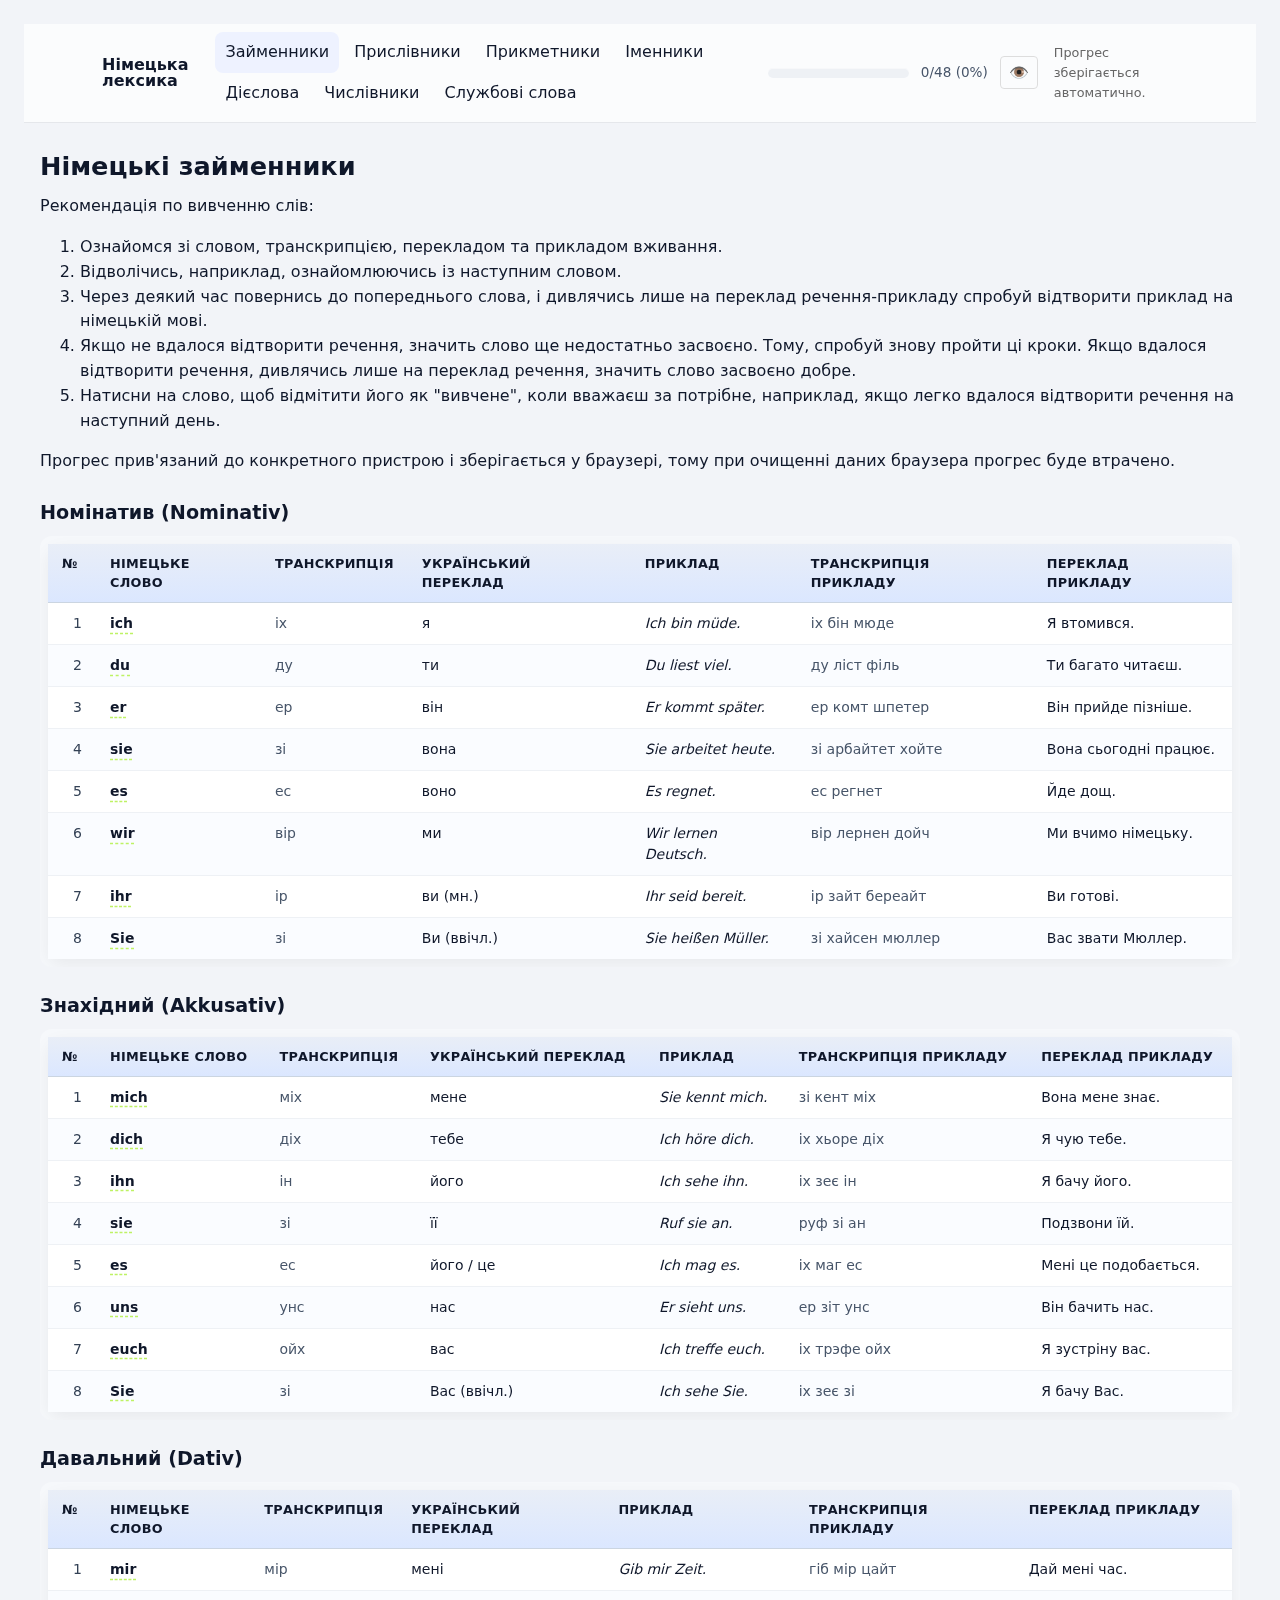
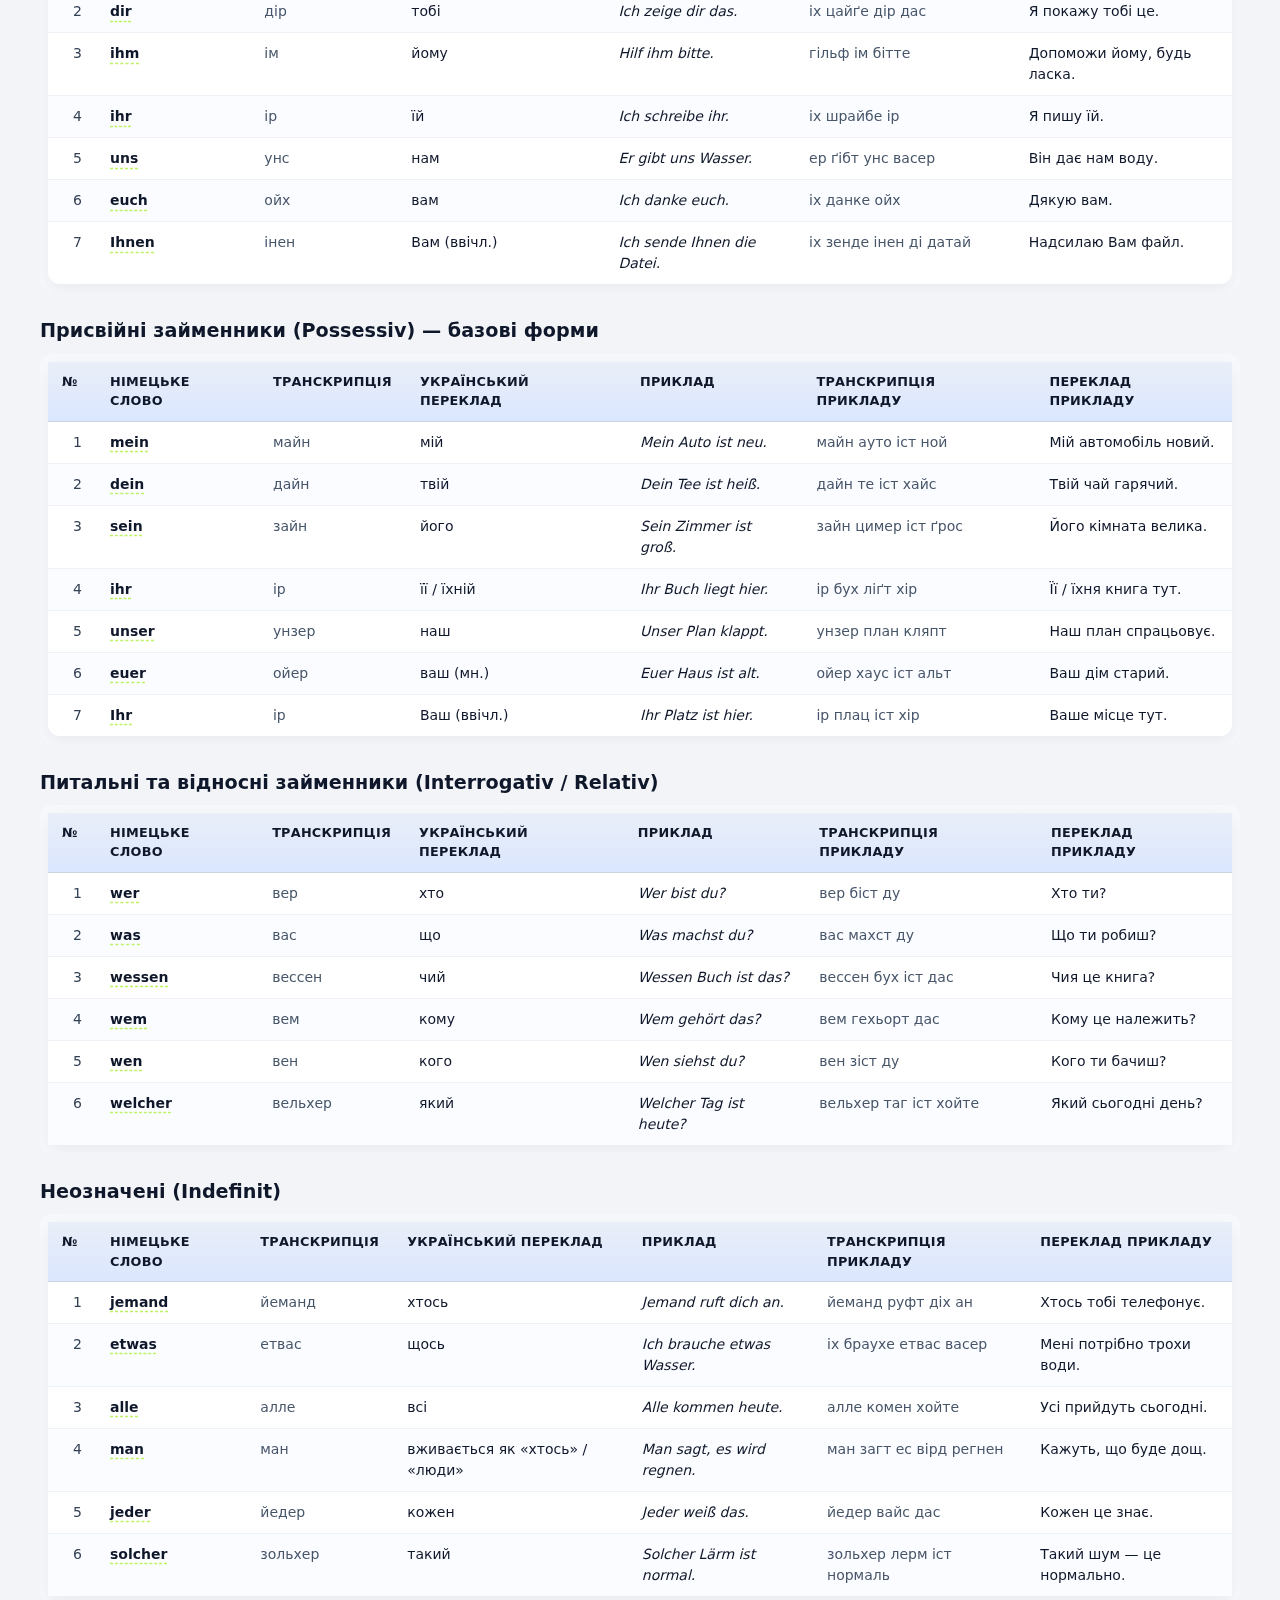
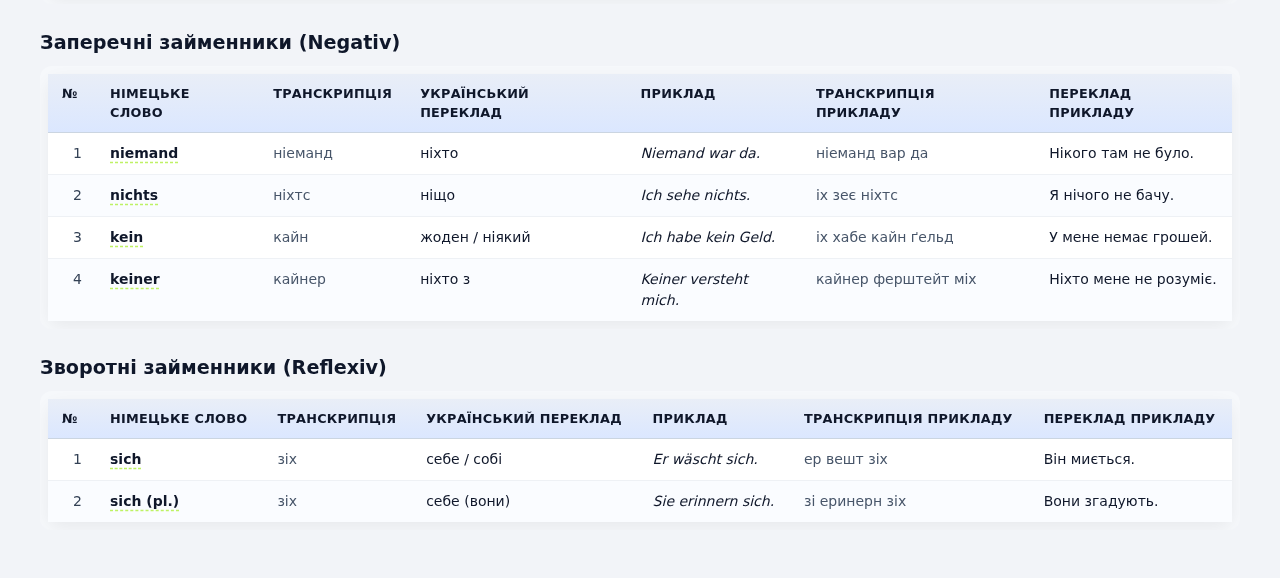
<file: docs/index.html>
<!DOCTYPE html>
<html lang="uk">
<head>
  <meta charset="UTF-8" />
  <meta name="viewport" content="width=device-width, initial-scale=1.0"/>
  <title>Німецькі займенники — таблиці за відмінками</title>
  <link rel="stylesheet" href="assets/css/style.css">
</head>
<body>
  <header class="topbar">
    <div class="topbar-inner">
      <div class="brand">Німецька лексика</div>
      <nav>
        <a href="index.html" class="active">Займенники</a>
        <a href="adverbs.html">Прислівники</a>
        <a href="adjectives.html">Прикметники</a>
        <a href="nouns.html">Іменники</a>
        <a href="verbs.html">Дієслова</a>
        <a href="numbers.html">Числівники</a>
        <a href="function_words.html">Службові слова</a>
      </nav>
      <div class="top-progress-wrap" aria-hidden="false">
        <div class="top-progress" id="top-progress" role="progressbar" aria-valuemin="0" aria-valuemax="100" aria-valuenow="0">
          <div class="fill" id="top-progress-fill"></div>
        </div>
        <div id="top-progress-text">0/0 (0%)</div>
      </div>
      <div class="header-controls">
        <button id="toggleHide" class="icon-btn" title="Приховати/Показати вивчені слова">👁️</button>
        <span id="status" class="status-text"></span>
      </div>
    </div>
  </header>
  <main>
    <h1>Німецькі займенники</h1>
    
    <div class="hint">
      Рекомендація по вивченню слів:
      <ol>
        <li>Ознайомся зі словом, транскрипцією, перекладом та прикладом вживання.</li>
        <li>Відволічись, наприклад, ознайомлюючись із наступним словом.</li>
        <li>Через деякий час повернись до попереднього слова, і дивлячись лише на переклад речення-прикладу спробуй відтворити приклад на німецькій мові.</li>
        <li>Якщо не вдалося відтворити речення, значить слово ще недостатньо засвоєно. Тому, спробуй знову пройти ці кроки. Якщо вдалося відтворити речення, дивлячись лише на переклад речення, значить слово засвоєно добре.</li>
        <li>Натисни на слово, щоб відмітити його як "вивчене", коли вважаєш за потрібне, наприклад, якщо легко вдалося відтворити речення на наступний день.</li>
      </ol>
      
      Прогрес прив'язаний до конкретного пристрою і зберігається у браузері, тому при очищенні даних браузера прогрес буде втрачено.
    </div>

    <h2>Номінатив (Nominativ)</h2>
    <div class="table-wrap">
      <table class="word-table">
        <thead>
          <tr>
            <th>№</th><th>Німецьке слово</th><th>Транскрипція</th>
            <th>Український переклад</th><th>Приклад</th><th>Транскрипція прикладу</th><th>Переклад прикладу</th>
          </tr>
        </thead>
        <tbody>
          <tr><td>1</td><td class="word">ich</td><td>іх</td><td>я</td><td>Ich bin müde.</td><td>іх бін мюде</td><td>Я втомився.</td></tr>
          <tr><td>2</td><td class="word">du</td><td>ду</td><td>ти</td><td>Du liest viel.</td><td>ду ліст філь</td><td>Ти багато читаєш.</td></tr>
          <tr><td>3</td><td class="word">er</td><td>ер</td><td>він</td><td>Er kommt später.</td><td>ер комт шпетер</td><td>Він прийде пізніше.</td></tr>
          <tr><td>4</td><td class="word">sie</td><td>зі</td><td>вона</td><td>Sie arbeitet heute.</td><td>зі арбайтет хойте</td><td>Вона сьогодні працює.</td></tr>
          <tr><td>5</td><td class="word">es</td><td>ес</td><td>воно</td><td>Es regnet.</td><td>ес регнет</td><td>Йде дощ.</td></tr>
          <tr><td>6</td><td class="word">wir</td><td>вір</td><td>ми</td><td>Wir lernen Deutsch.</td><td>вір лернен дойч</td><td>Ми вчимо німецьку.</td></tr>
          <tr><td>7</td><td class="word">ihr</td><td>ір</td><td>ви (мн.)</td><td>Ihr seid bereit.</td><td>ір зайт береайт</td><td>Ви готові.</td></tr>
          <tr><td>8</td><td class="word">Sie</td><td>зі</td><td>Ви (ввічл.)</td><td>Sie heißen Müller.</td><td>зі хайсен мюллер</td><td>Вас звати Мюллер.</td></tr>
        </tbody>
      </table>
    </div>

    <h2>Знахідний (Akkusativ)</h2>
    <div class="table-wrap">
      <table class="word-table">
        <thead>
          <tr>
            <th>№</th><th>Німецьке слово</th><th>Транскрипція</th>
            <th>Український переклад</th><th>Приклад</th><th>Транскрипція прикладу</th><th>Переклад прикладу</th>
          </tr>
        </thead>
        <tbody>
          <tr><td>1</td><td class="word">mich</td><td>міх</td><td>мене</td><td>Sie kennt mich.</td><td>зі кент міх</td><td>Вона мене знає.</td></tr>
          <tr><td>2</td><td class="word">dich</td><td>діх</td><td>тебе</td><td>Ich höre dich.</td><td>іх хьоре діх</td><td>Я чую тебе.</td></tr>
          <tr><td>3</td><td class="word">ihn</td><td>ін</td><td>його</td><td>Ich sehe ihn.</td><td>іх зеє ін</td><td>Я бачу його.</td></tr>
          <tr><td>4</td><td class="word">sie</td><td>зі</td><td>її</td><td>Ruf sie an.</td><td>руф зі ан</td><td>Подзвони їй.</td></tr>
          <tr><td>5</td><td class="word">es</td><td>ес</td><td>його / це</td><td>Ich mag es.</td><td>іх маг ес</td><td>Мені це подобається.</td></tr>
          <tr><td>6</td><td class="word">uns</td><td>унс</td><td>нас</td><td>Er sieht uns.</td><td>ер зіт унс</td><td>Він бачить нас.</td></tr>
          <tr><td>7</td><td class="word">euch</td><td>ойх</td><td>вас</td><td>Ich treffe euch.</td><td>іх трэфе ойх</td><td>Я зустріну вас.</td></tr>
          <tr><td>8</td><td class="word">Sie</td><td>зі</td><td>Вас (ввічл.)</td><td>Ich sehe Sie.</td><td>іх зеє зі</td><td>Я бачу Вас.</td></tr>
        </tbody>
      </table>
    </div>

    <h2>Давальний (Dativ)</h2>
    <div class="table-wrap">
      <table class="word-table">
        <thead>
          <tr>
            <th>№</th><th>Німецьке слово</th><th>Транскрипція</th>
            <th>Український переклад</th><th>Приклад</th><th>Транскрипція прикладу</th><th>Переклад прикладу</th>
          </tr>
        </thead>
        <tbody>
          <tr><td>1</td><td class="word">mir</td><td>мір</td><td>мені</td><td>Gib mir Zeit.</td><td>гіб мір цайт</td><td>Дай мені час.</td></tr>
          <tr><td>2</td><td class="word">dir</td><td>дір</td><td>тобі</td><td>Ich zeige dir das.</td><td>іх цайґе дір дас</td><td>Я покажу тобі це.</td></tr>
          <tr><td>3</td><td class="word">ihm</td><td>ім</td><td>йому</td><td>Hilf ihm bitte.</td><td>гільф ім бітте</td><td>Допоможи йому, будь ласка.</td></tr>
          <tr><td>4</td><td class="word">ihr</td><td>ір</td><td>їй</td><td>Ich schreibe ihr.</td><td>іх шрайбе ір</td><td>Я пишу їй.</td></tr>
          <tr><td>5</td><td class="word">uns</td><td>унс</td><td>нам</td><td>Er gibt uns Wasser.</td><td>ер ґібт унс васер</td><td>Він дає нам воду.</td></tr>
          <tr><td>6</td><td class="word">euch</td><td>ойх</td><td>вам</td><td>Ich danke euch.</td><td>іх данке ойх</td><td>Дякую вам.</td></tr>
          <tr><td>7</td><td class="word">Ihnen</td><td>інен</td><td>Вам (ввічл.)</td><td>Ich sende Ihnen die Datei.</td><td>іх зенде інен ді датай</td><td>Надсилаю Вам файл.</td></tr>
        </tbody>
      </table>
    </div>

    <h2>Присвійні займенники (Possessiv) — базові форми</h2>
    <div class="table-wrap">
      <table class="word-table">
        <thead>
          <tr>
            <th>№</th><th>Німецьке слово</th><th>Транскрипція</th>
            <th>Український переклад</th><th>Приклад</th><th>Транскрипція прикладу</th><th>Переклад прикладу</th>
          </tr>
        </thead>
        <tbody>
          <tr><td>1</td><td class="word">mein</td><td>майн</td><td>мій</td><td>Mein Auto ist neu.</td><td>майн ауто іст ной</td><td>Мій автомобіль новий.</td></tr>
          <tr><td>2</td><td class="word">dein</td><td>дайн</td><td>твій</td><td>Dein Tee ist heiß.</td><td>дайн те іст хайс</td><td>Твій чай гарячий.</td></tr>
          <tr><td>3</td><td class="word">sein</td><td>зайн</td><td>його</td><td>Sein Zimmer ist groß.</td><td>зайн цимер іст ґрос</td><td>Його кімната велика.</td></tr>
          <tr><td>4</td><td class="word">ihr</td><td>ір</td><td>її / їхній</td><td>Ihr Buch liegt hier.</td><td>ір бух ліґт хір</td><td>Її / їхня книга тут.</td></tr>
          <tr><td>5</td><td class="word">unser</td><td>унзер</td><td>наш</td><td>Unser Plan klappt.</td><td>унзер план кляпт</td><td>Наш план спрацьовує.</td></tr>
          <tr><td>6</td><td class="word">euer</td><td>ойер</td><td>ваш (мн.)</td><td>Euer Haus ist alt.</td><td>ойер хаус іст альт</td><td>Ваш дім старий.</td></tr>
          <tr><td>7</td><td class="word">Ihr</td><td>ір</td><td>Ваш (ввічл.)</td><td>Ihr Platz ist hier.</td><td>ір плац іст хір</td><td>Ваше місце тут.</td></tr>
        </tbody>
      </table>
    </div>

    <h2>Питальні та відносні займенники (Interrogativ / Relativ)</h2>
    <div class="table-wrap">
      <table class="word-table">
        <thead>
          <tr>
            <th>№</th><th>Німецьке слово</th><th>Транскрипція</th>
            <th>Український переклад</th><th>Приклад</th><th>Транскрипція прикладу</th><th>Переклад прикладу</th>
          </tr>
        </thead>
        <tbody>
          <tr><td>1</td><td class="word">wer</td><td>вер</td><td>хто</td><td>Wer bist du?</td><td>вер біст ду</td><td>Хто ти?</td></tr>
          <tr><td>2</td><td class="word">was</td><td>вас</td><td>що</td><td>Was machst du?</td><td>вас махст ду</td><td>Що ти робиш?</td></tr>
          <tr><td>3</td><td class="word">wessen</td><td>вессен</td><td>чий</td><td>Wessen Buch ist das?</td><td>вессен бух іст дас</td><td>Чия це книга?</td></tr>
          <tr><td>4</td><td class="word">wem</td><td>вем</td><td>кому</td><td>Wem gehört das?</td><td>вем гехьорт дас</td><td>Кому це належить?</td></tr>
          <tr><td>5</td><td class="word">wen</td><td>вен</td><td>кого</td><td>Wen siehst du?</td><td>вен зіст ду</td><td>Кого ти бачиш?</td></tr>
          <tr><td>6</td><td class="word">welcher</td><td>вельхер</td><td>який</td><td>Welcher Tag ist heute?</td><td>вельхер таг іст хойте</td><td>Який сьогодні день?</td></tr>
        </tbody>
      </table>
    </div>

    <h2>Неозначені (Indefinit)</h2>
    <div class="table-wrap">
      <table class="word-table">
        <thead>
          <tr>
            <th>№</th><th>Німецьке слово</th><th>Транскрипція</th>
            <th>Український переклад</th><th>Приклад</th><th>Транскрипція прикладу</th><th>Переклад прикладу</th>
          </tr>
        </thead>
        <tbody>
          <tr><td>1</td><td class="word">jemand</td><td>йеманд</td><td>хтось</td><td>Jemand ruft dich an.</td><td>йеманд руфт діх ан</td><td>Хтось тобі телефонує.</td></tr>
          <tr><td>2</td><td class="word">etwas</td><td>етвас</td><td>щось</td><td>Ich brauche etwas Wasser.</td><td>іх браухе етвас васер</td><td>Мені потрібно трохи води.</td></tr>
          <tr><td>3</td><td class="word">alle</td><td>алле</td><td>всі</td><td>Alle kommen heute.</td><td>алле комен хойте</td><td>Усі прийдуть сьогодні.</td></tr>
          <tr><td>4</td><td class="word">man</td><td>ман</td><td>вживається як «хтось» / «люди»</td><td>Man sagt, es wird regnen.</td><td>ман загт ес вірд регнен</td><td>Кажуть, що буде дощ.</td></tr>
          <tr><td>5</td><td class="word">jeder</td><td>йедер</td><td>кожен</td><td>Jeder weiß das.</td><td>йедер вайс дас</td><td>Кожен це знає.</td></tr>
          <tr><td>6</td><td class="word">solcher</td><td>зольхер</td><td>такий</td><td>Solcher Lärm ist normal.</td><td>зольхер лерм іст нормаль</td><td>Такий шум — це нормально.</td></tr>
        </tbody>
      </table>
    </div>

    <h2>Заперечні займенники (Negativ)</h2>
    <div class="table-wrap">
      <table class="word-table">
        <thead>
          <tr>
            <th>№</th><th>Німецьке слово</th><th>Транскрипція</th>
            <th>Український переклад</th><th>Приклад</th><th>Транскрипція прикладу</th><th>Переклад прикладу</th>
          </tr>
        </thead>
        <tbody>
          <tr><td>1</td><td class="word">niemand</td><td>ніеманд</td><td>ніхто</td><td>Niemand war da.</td><td>ніеманд вар да</td><td>Нікого там не було.</td></tr>
          <tr><td>2</td><td class="word">nichts</td><td>ніхтс</td><td>ніщо</td><td>Ich sehe nichts.</td><td>іх зеє ніхтс</td><td>Я нічого не бачу.</td></tr>
          <tr><td>3</td><td class="word">kein</td><td>кайн</td><td>жоден / ніякий</td><td>Ich habe kein Geld.</td><td>іх хабе кайн ґельд</td><td>У мене немає грошей.</td></tr>
          <tr><td>4</td><td class="word">keiner</td><td>кайнер</td><td>ніхто з</td><td>Keiner versteht mich.</td><td>кайнер ферштейт міх</td><td>Ніхто мене не розуміє.</td></tr>
        </tbody>
      </table>
    </div>

    <h2>Зворотні займенники (Reflexiv)</h2>
    <div class="table-wrap">
      <table class="word-table">
        <thead>
          <tr>
            <th>№</th><th>Німецьке слово</th><th>Транскрипція</th>
            <th>Український переклад</th><th>Приклад</th><th>Транскрипція прикладу</th><th>Переклад прикладу</th>
          </tr>
        </thead>
        <tbody>
          <tr><td>1</td><td class="word">sich</td><td>зіх</td><td>себе / собі</td><td>Er wäscht sich.</td><td>ер вешт зіх</td><td>Він миється.</td></tr>
          <tr><td>2</td><td class="word">sich (pl.)</td><td>зіх</td><td>себе (вони)</td><td>Sie erinnern sich.</td><td>зі еринерн зіх</td><td>Вони згадують.</td></tr>
        </tbody>
      </table>
    </div>
  </main>

  <script src="assets/js/progress.js" data-page-id="pronouns"></script>
</body>
</html>
</file>
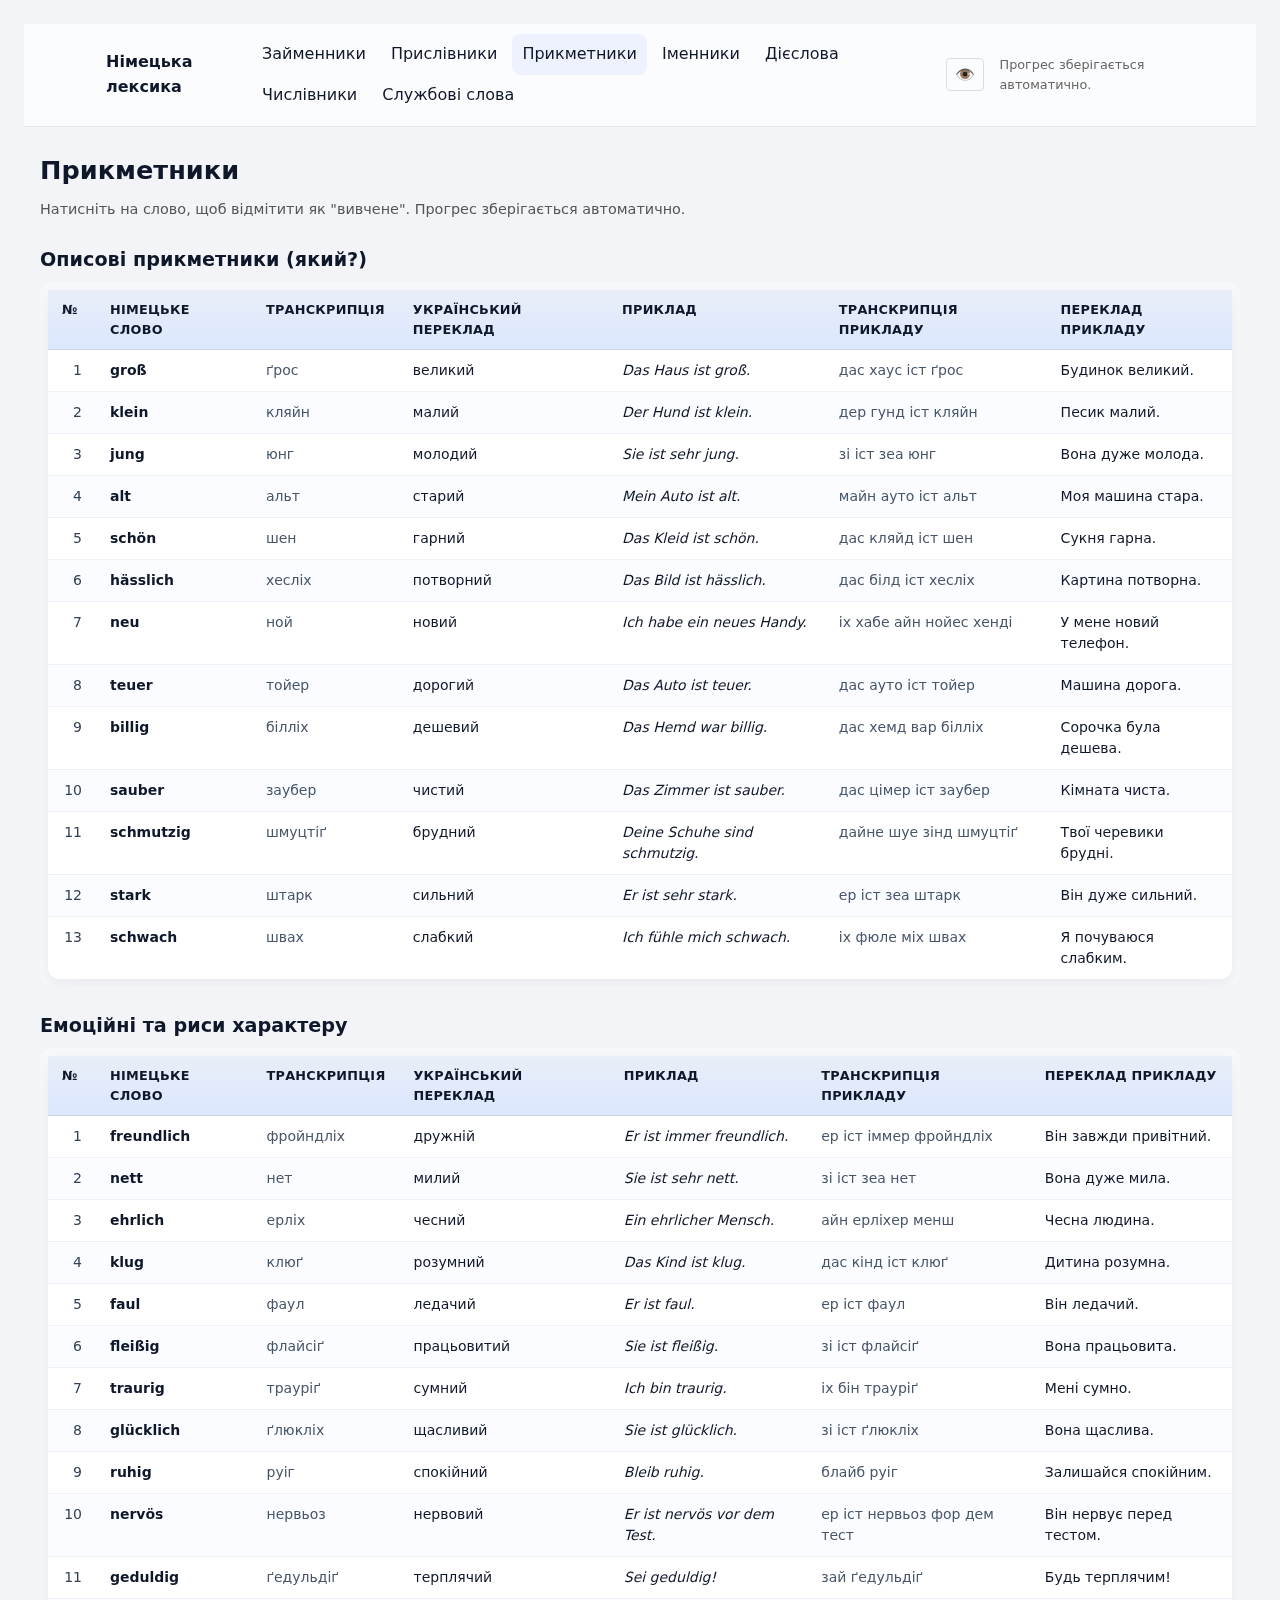
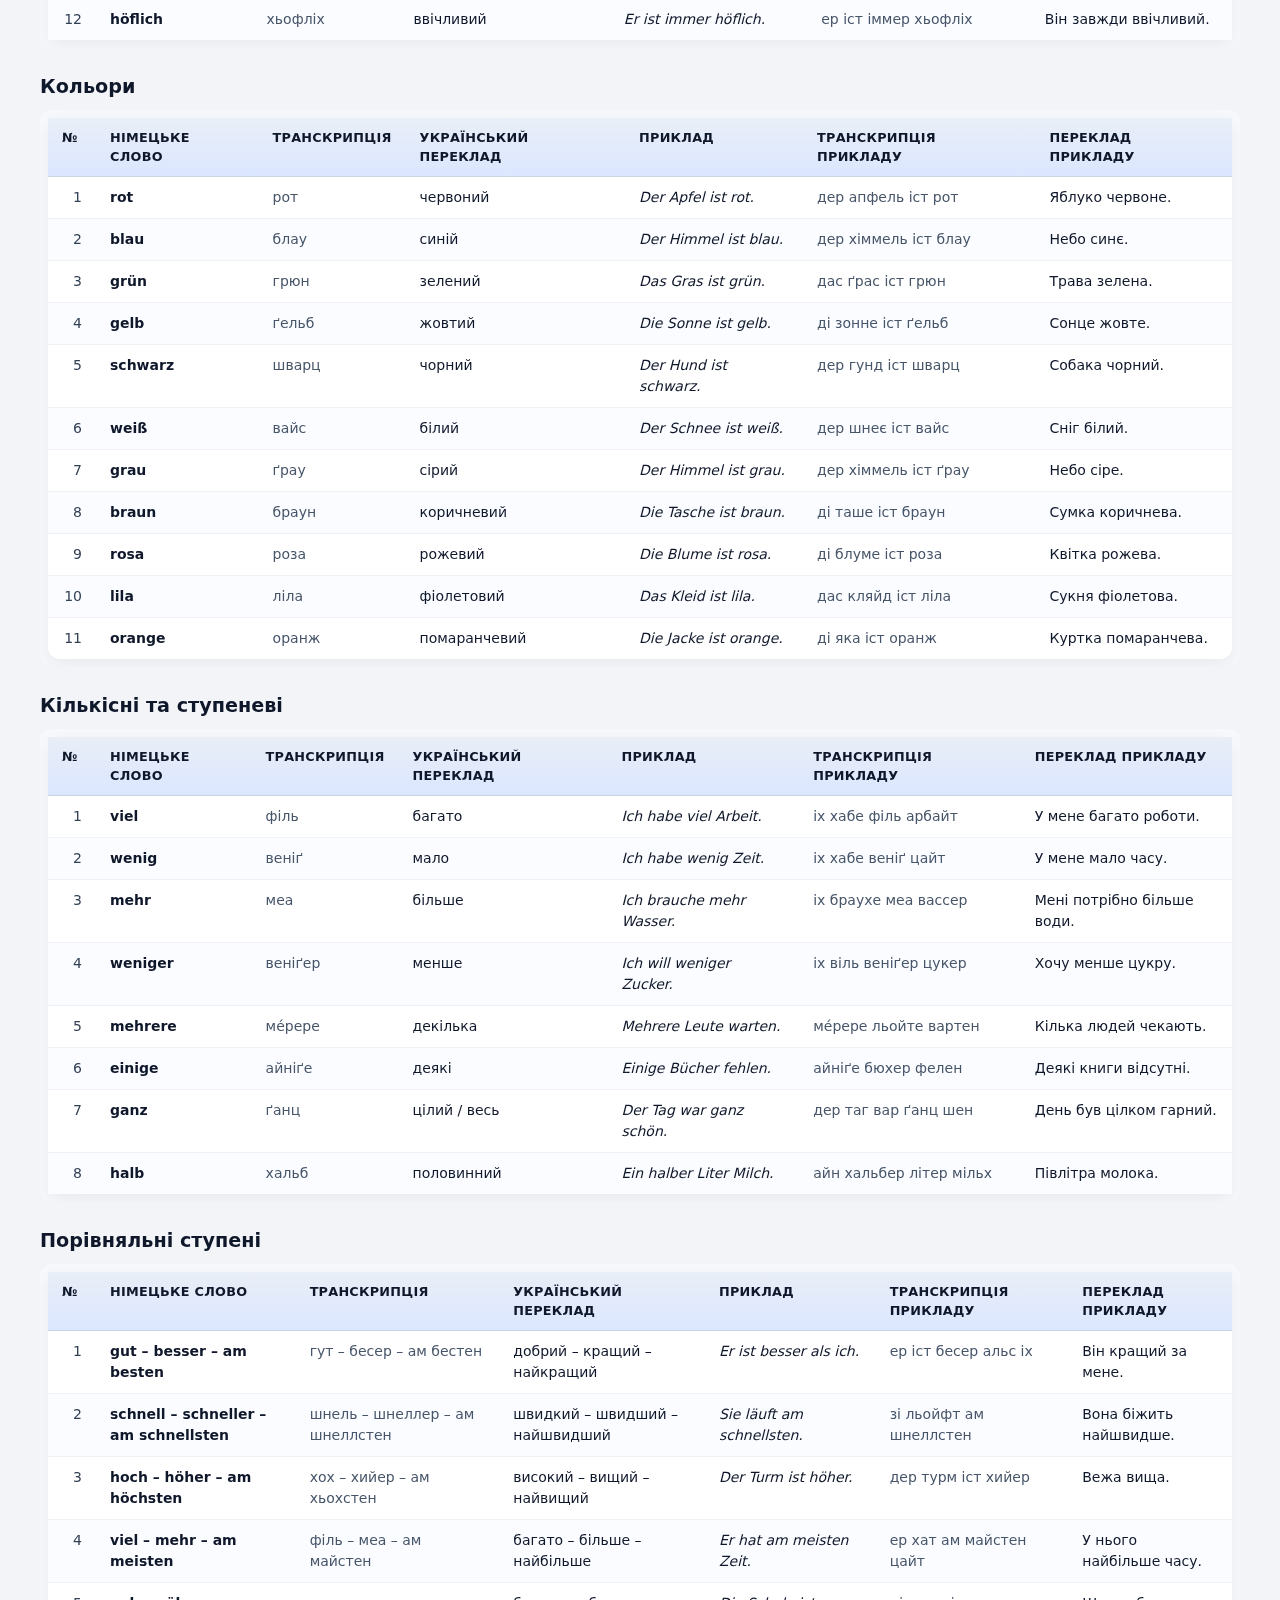
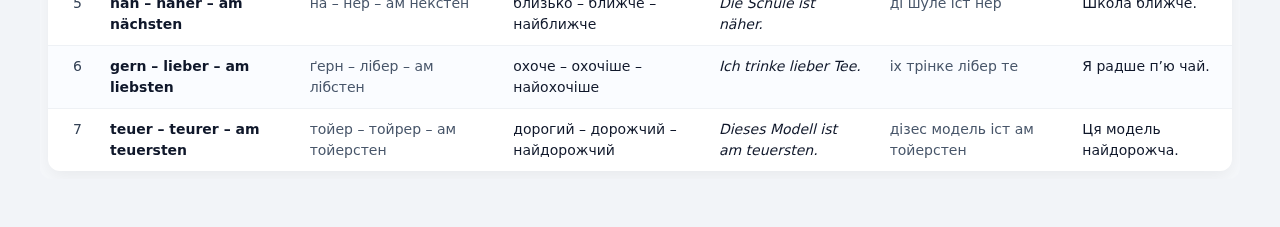
<file: adjectives.html>
<!DOCTYPE html>
<html lang="uk">
<head>
  <meta charset="UTF-8" />
  <meta name="viewport" content="width=device-width, initial-scale=1.0"/>
  <title>Німецькі прикметники</title>
  <link rel="stylesheet" href="assets/css/style.css">
</head>
<body>
  <header class="topbar">
    <div class="topbar-inner">
      <div class="brand">Німецька лексика</div>
      <nav>
        <a href="pronouns.html">Займенники</a>
        <a href="adverbs.html">Прислівники</a>
        <a href="adjectives.html" class="active">Прикметники</a>
        <a href="nouns.html">Іменники</a>
        <a href="verbs.html">Дієслова</a>
        <a href="numbers.html">Числівники</a>
        <a href="function_words.html">Службові слова</a>
      </nav>
      <div class="header-controls">
        <button id="toggleHide" class="icon-btn" title="Приховати/Показати вивчені слова">👁️</button>
        <span id="status" class="status-text"></span>
      </div>
    </div>
  </header>

  <main>
    <h1>Прикметники</h1>
    
    <div class="hint">
      Натисніть на слово, щоб відмітити як "вивчене". Прогрес зберігається автоматично.
    </div>

    <h2>Описові прикметники (який?)</h2>
    <div class="table-wrap">
      <table class="word-table">
        <thead>
          <tr>
            <th>№</th><th>Німецьке слово</th><th>Транскрипція</th>
            <th>Український переклад</th><th>Приклад</th><th>Транскрипція прикладу</th><th>Переклад прикладу</th>
          </tr>
        </thead>
        <tbody>
          <tr><td>1</td><td class="word">groß</td><td>ґрос</td><td>великий</td><td>Das Haus ist groß.</td><td>дас хаус іст ґрос</td><td>Будинок великий.</td></tr>
          <tr><td>2</td><td class="word">klein</td><td>кляйн</td><td>малий</td><td>Der Hund ist klein.</td><td>дер гунд іст кляйн</td><td>Песик малий.</td></tr>
          <tr><td>3</td><td class="word">jung</td><td>юнг</td><td>молодий</td><td>Sie ist sehr jung.</td><td>зі іст зеа юнг</td><td>Вона дуже молода.</td></tr>
          <tr><td>4</td><td class="word">alt</td><td>альт</td><td>старий</td><td>Mein Auto ist alt.</td><td>майн ауто іст альт</td><td>Моя машина стара.</td></tr>
          <tr><td>5</td><td class="word">schön</td><td>шен</td><td>гарний</td><td>Das Kleid ist schön.</td><td>дас кляйд іст шен</td><td>Сукня гарна.</td></tr>
          <tr><td>6</td><td class="word">hässlich</td><td>хесліх</td><td>потворний</td><td>Das Bild ist hässlich.</td><td>дас білд іст хесліх</td><td>Картина потворна.</td></tr>
          <tr><td>7</td><td class="word">neu</td><td>ной</td><td>новий</td><td>Ich habe ein neues Handy.</td><td>іх хабе айн нойес хенді</td><td>У мене новий телефон.</td></tr>
          <tr><td>8</td><td class="word">teuer</td><td>тойер</td><td>дорогий</td><td>Das Auto ist teuer.</td><td>дас ауто іст тойер</td><td>Машина дорога.</td></tr>
          <tr><td>9</td><td class="word">billig</td><td>білліх</td><td>дешевий</td><td>Das Hemd war billig.</td><td>дас хемд вар білліх</td><td>Сорочка була дешева.</td></tr>
          <tr><td>10</td><td class="word">sauber</td><td>заубер</td><td>чистий</td><td>Das Zimmer ist sauber.</td><td>дас цімер іст заубер</td><td>Кімната чиста.</td></tr>
          <tr><td>11</td><td class="word">schmutzig</td><td>шмуцтіґ</td><td>брудний</td><td>Deine Schuhe sind schmutzig.</td><td>дайне шуе зінд шмуцтіґ</td><td>Твої черевики брудні.</td></tr>
          <tr><td>12</td><td class="word">stark</td><td>штарк</td><td>сильний</td><td>Er ist sehr stark.</td><td>ер іст зеа штарк</td><td>Він дуже сильний.</td></tr>
          <tr><td>13</td><td class="word">schwach</td><td>швах</td><td>слабкий</td><td>Ich fühle mich schwach.</td><td>іх фюле міх швах</td><td>Я почуваюся слабким.</td></tr>
        </tbody>
      </table>
    </div>

    <h2>Емоційні та риси характеру</h2>
    <div class="table-wrap">
      <table class="word-table">
        <thead>
          <tr>
            <th>№</th><th>Німецьке слово</th><th>Транскрипція</th>
            <th>Український переклад</th><th>Приклад</th><th>Транскрипція прикладу</th><th>Переклад прикладу</th>
          </tr>
        </thead>
        <tbody>
          <tr><td>1</td><td class="word">freundlich</td><td>фройндліх</td><td>дружній</td><td>Er ist immer freundlich.</td><td>ер іст іммер фройндліх</td><td>Він завжди привітний.</td></tr>
          <tr><td>2</td><td class="word">nett</td><td>нет</td><td>милий</td><td>Sie ist sehr nett.</td><td>зі іст зеа нет</td><td>Вона дуже мила.</td></tr>
          <tr><td>3</td><td class="word">ehrlich</td><td>ерліх</td><td>чесний</td><td>Ein ehrlicher Mensch.</td><td>айн ерліхер менш</td><td>Чесна людина.</td></tr>
          <tr><td>4</td><td class="word">klug</td><td>клюґ</td><td>розумний</td><td>Das Kind ist klug.</td><td>дас кінд іст клюґ</td><td>Дитина розумна.</td></tr>
          <tr><td>5</td><td class="word">faul</td><td>фаул</td><td>ледачий</td><td>Er ist faul.</td><td>ер іст фаул</td><td>Він ледачий.</td></tr>
          <tr><td>6</td><td class="word">fleißig</td><td>флайсіґ</td><td>працьовитий</td><td>Sie ist fleißig.</td><td>зі іст флайсіґ</td><td>Вона працьовита.</td></tr>
          <tr><td>7</td><td class="word">traurig</td><td>трауріґ</td><td>сумний</td><td>Ich bin traurig.</td><td>іх бін трауріґ</td><td>Мені сумно.</td></tr>
          <tr><td>8</td><td class="word">glücklich</td><td>ґлюкліх</td><td>щасливий</td><td>Sie ist glücklich.</td><td>зі іст ґлюкліх</td><td>Вона щаслива.</td></tr>
          <tr><td>9</td><td class="word">ruhig</td><td>руіг</td><td>спокійний</td><td>Bleib ruhig.</td><td>блайб руіг</td><td>Залишайся спокійним.</td></tr>
          <tr><td>10</td><td class="word">nervös</td><td>нервьоз</td><td>нервовий</td><td>Er ist nervös vor dem Test.</td><td>ер іст нервьоз фор дем тест</td><td>Він нервує перед тестом.</td></tr>
          <tr><td>11</td><td class="word">geduldig</td><td>ґедульдіґ</td><td>терплячий</td><td>Sei geduldig!</td><td>зай ґедульдіґ</td><td>Будь терплячим!</td></tr>
          <tr><td>12</td><td class="word">höflich</td><td>хьофліх</td><td>ввічливий</td><td>Er ist immer höflich.</td><td>ер іст іммер хьофліх</td><td>Він завжди ввічливий.</td></tr>
        </tbody>
      </table>
    </div>

    <h2>Кольори</h2>
    <div class="table-wrap">
      <table class="word-table">
        <thead>
          <tr>
            <th>№</th><th>Німецьке слово</th><th>Транскрипція</th>
            <th>Український переклад</th><th>Приклад</th><th>Транскрипція прикладу</th><th>Переклад прикладу</th>
          </tr>
        </thead>
        <tbody>
          <tr><td>1</td><td class="word">rot</td><td>рот</td><td>червоний</td><td>Der Apfel ist rot.</td><td>дер апфель іст рот</td><td>Яблуко червоне.</td></tr>
          <tr><td>2</td><td class="word">blau</td><td>блау</td><td>синій</td><td>Der Himmel ist blau.</td><td>дер хіммель іст блау</td><td>Небо синє.</td></tr>
          <tr><td>3</td><td class="word">grün</td><td>грюн</td><td>зелений</td><td>Das Gras ist grün.</td><td>дас ґрас іст грюн</td><td>Трава зелена.</td></tr>
          <tr><td>4</td><td class="word">gelb</td><td>ґельб</td><td>жовтий</td><td>Die Sonne ist gelb.</td><td>ді зонне іст ґельб</td><td>Сонце жовте.</td></tr>
          <tr><td>5</td><td class="word">schwarz</td><td>шварц</td><td>чорний</td><td>Der Hund ist schwarz.</td><td>дер гунд іст шварц</td><td>Собака чорний.</td></tr>
          <tr><td>6</td><td class="word">weiß</td><td>вайс</td><td>білий</td><td>Der Schnee ist weiß.</td><td>дер шнеє іст вайс</td><td>Сніг білий.</td></tr>
          <tr><td>7</td><td class="word">grau</td><td>ґрау</td><td>сірий</td><td>Der Himmel ist grau.</td><td>дер хіммель іст ґрау</td><td>Небо сіре.</td></tr>
          <tr><td>8</td><td class="word">braun</td><td>браун</td><td>коричневий</td><td>Die Tasche ist braun.</td><td>ді таше іст браун</td><td>Сумка коричнева.</td></tr>
          <tr><td>9</td><td class="word">rosa</td><td>роза</td><td>рожевий</td><td>Die Blume ist rosa.</td><td>ді блуме іст роза</td><td>Квітка рожева.</td></tr>
          <tr><td>10</td><td class="word">lila</td><td>ліла</td><td>фіолетовий</td><td>Das Kleid ist lila.</td><td>дас кляйд іст ліла</td><td>Сукня фіолетова.</td></tr>
          <tr><td>11</td><td class="word">orange</td><td>оранж</td><td>помаранчевий</td><td>Die Jacke ist orange.</td><td>ді яка іст оранж</td><td>Куртка помаранчева.</td></tr>
        </tbody>
      </table>
    </div>

    <h2>Кількісні та ступеневі</h2>
    <div class="table-wrap">
      <table class="word-table">
        <thead>
          <tr>
            <th>№</th><th>Німецьке слово</th><th>Транскрипція</th>
            <th>Український переклад</th><th>Приклад</th><th>Транскрипція прикладу</th><th>Переклад прикладу</th>
          </tr>
        </thead>
        <tbody>
          <tr><td>1</td><td class="word">viel</td><td>філь</td><td>багато</td><td>Ich habe viel Arbeit.</td><td>іх хабе філь арбайт</td><td>У мене багато роботи.</td></tr>
          <tr><td>2</td><td class="word">wenig</td><td>веніґ</td><td>мало</td><td>Ich habe wenig Zeit.</td><td>іх хабе веніґ цайт</td><td>У мене мало часу.</td></tr>
          <tr><td>3</td><td class="word">mehr</td><td>меа</td><td>більше</td><td>Ich brauche mehr Wasser.</td><td>іх браухе меа вассер</td><td>Мені потрібно більше води.</td></tr>
          <tr><td>4</td><td class="word">weniger</td><td>веніґер</td><td>менше</td><td>Ich will weniger Zucker.</td><td>іх віль веніґер цукер</td><td>Хочу менше цукру.</td></tr>
          <tr><td>5</td><td class="word">mehrere</td><td>ме́рере</td><td>декілька</td><td>Mehrere Leute warten.</td><td>ме́рере льойте вартен</td><td>Кілька людей чекають.</td></tr>
          <tr><td>6</td><td class="word">einige</td><td>айніґе</td><td>деякі</td><td>Einige Bücher fehlen.</td><td>айніґе бюхер фелен</td><td>Деякі книги відсутні.</td></tr>
          <tr><td>7</td><td class="word">ganz</td><td>ґанц</td><td>цілий / весь</td><td>Der Tag war ganz schön.</td><td>дер таг вар ґанц шен</td><td>День був цілком гарний.</td></tr>
          <tr><td>8</td><td class="word">halb</td><td>хальб</td><td>половинний</td><td>Ein halber Liter Milch.</td><td>айн хальбер літер мільх</td><td>Півлітра молока.</td></tr>
        </tbody>
      </table>
    </div>

    <h2>Порівняльні ступені</h2>
    <div class="table-wrap">
      <table class="word-table">
        <thead>
          <tr>
            <th>№</th><th>Німецьке слово</th><th>Транскрипція</th>
            <th>Український переклад</th><th>Приклад</th><th>Транскрипція прикладу</th><th>Переклад прикладу</th>
          </tr>
        </thead>
        <tbody>
          <tr><td>1</td><td class="word">gut – besser – am besten</td><td>гут – бесер – ам бестен</td><td>добрий – кращий – найкращий</td><td>Er ist besser als ich.</td><td>ер іст бесер альс іх</td><td>Він кращий за мене.</td></tr>
          <tr><td>2</td><td class="word">schnell – schneller – am schnellsten</td><td>шнель – шнеллер – ам шнеллстен</td><td>швидкий – швидший – найшвидший</td><td>Sie läuft am schnellsten.</td><td>зі льойфт ам шнеллстен</td><td>Вона біжить найшвидше.</td></tr>
          <tr><td>3</td><td class="word">hoch – höher – am höchsten</td><td>хох – хийер – ам хьохстен</td><td>високий – вищий – найвищий</td><td>Der Turm ist höher.</td><td>дер турм іст хийер</td><td>Вежа вища.</td></tr>
          <tr><td>4</td><td class="word">viel – mehr – am meisten</td><td>філь – меа – ам майстен</td><td>багато – більше – найбільше</td><td>Er hat am meisten Zeit.</td><td>ер хат ам майстен цайт</td><td>У нього найбільше часу.</td></tr>
          <tr><td>5</td><td class="word">nah – näher – am nächsten</td><td>на – нер – ам некстен</td><td>близько – ближче – найближче</td><td>Die Schule ist näher.</td><td>ді шуле іст нер</td><td>Школа ближче.</td></tr>
          <tr><td>6</td><td class="word">gern – lieber – am liebsten</td><td>ґерн – лібер – ам лібстен</td><td>охоче – охочіше – найохочіше</td><td>Ich trinke lieber Tee.</td><td>іх трінке лібер те</td><td>Я радше п’ю чай.</td></tr>
          <tr><td>7</td><td class="word">teuer – teurer – am teuersten</td><td>тойер – тойрер – ам тойерстен</td><td>дорогий – дорожчий – найдорожчий</td><td>Dieses Modell ist am teuersten.</td><td>дізес модель іст ам тойерстен</td><td>Ця модель найдорожча.</td></tr>
        </tbody>
      </table>
    </div>
  </main>

  <script src="assets/js/progress.js" data-page-id="adjectives"></script>
</body>
</html>
</file>
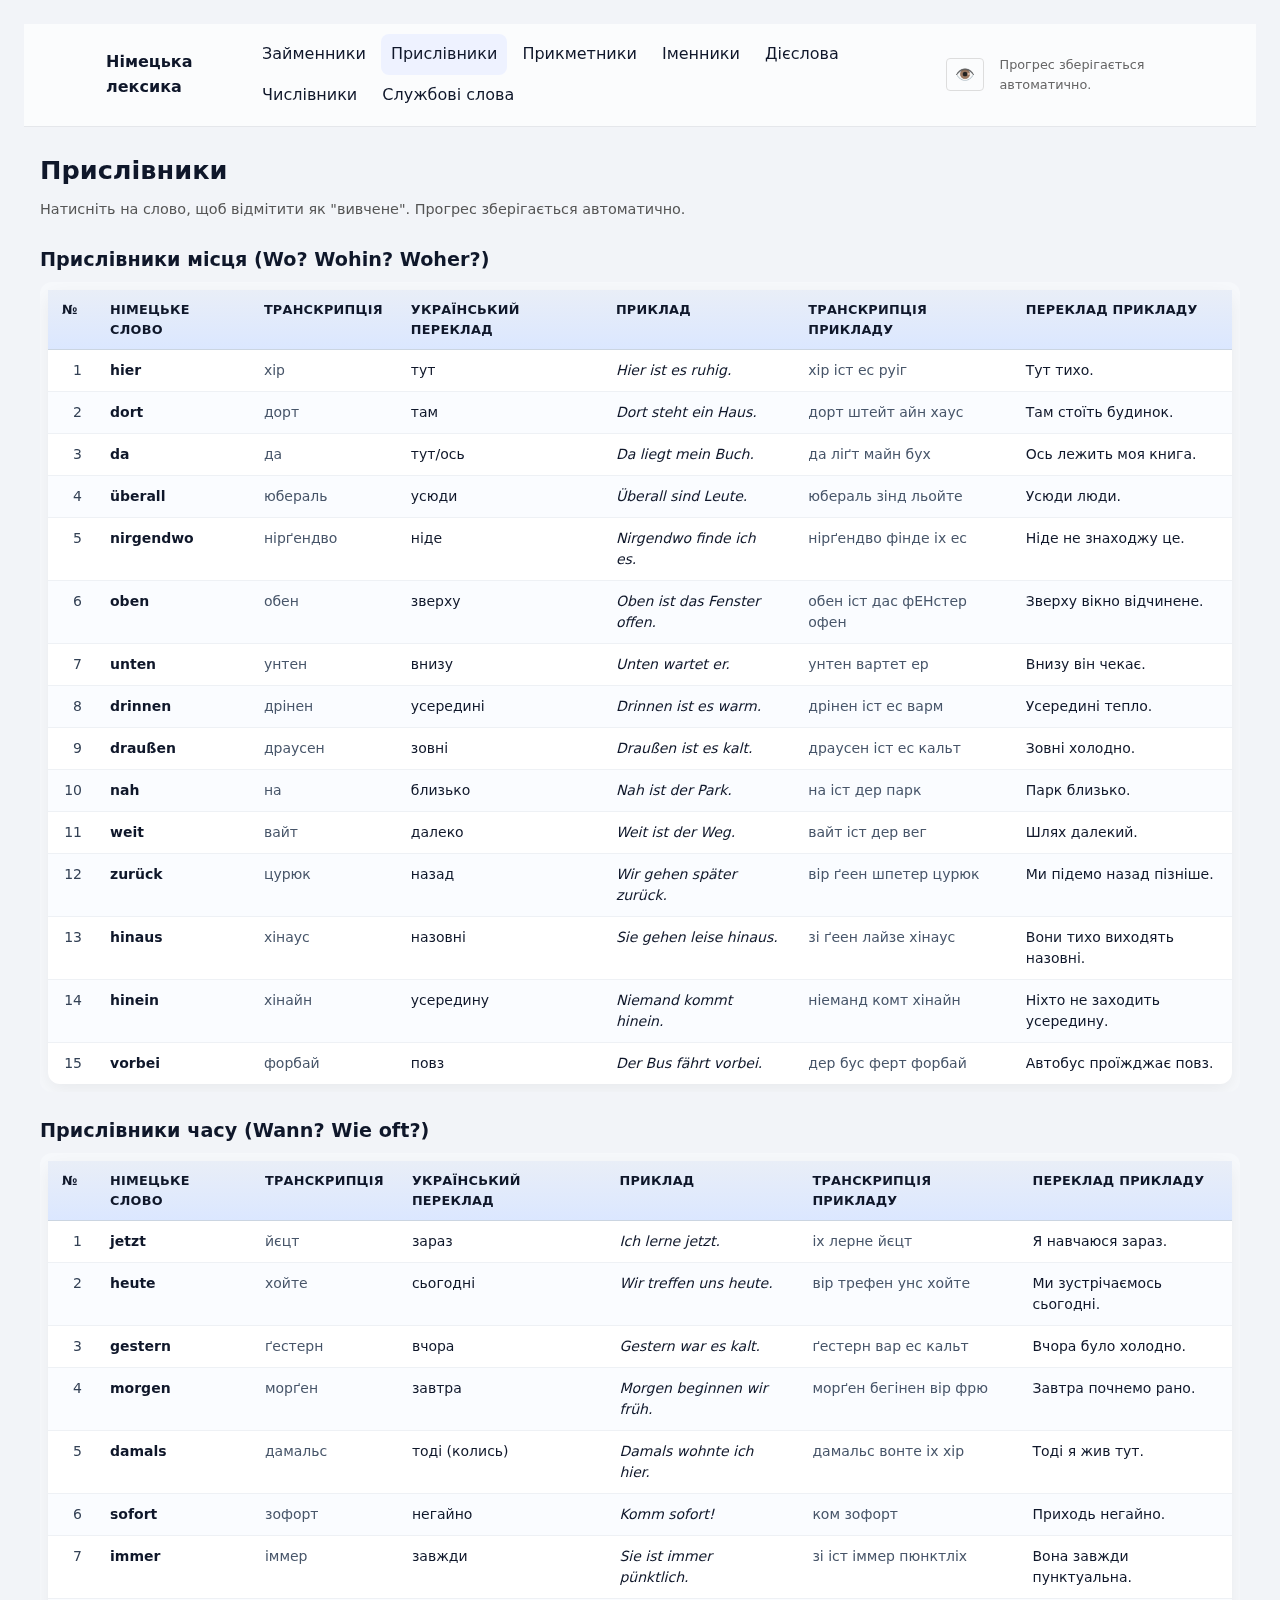
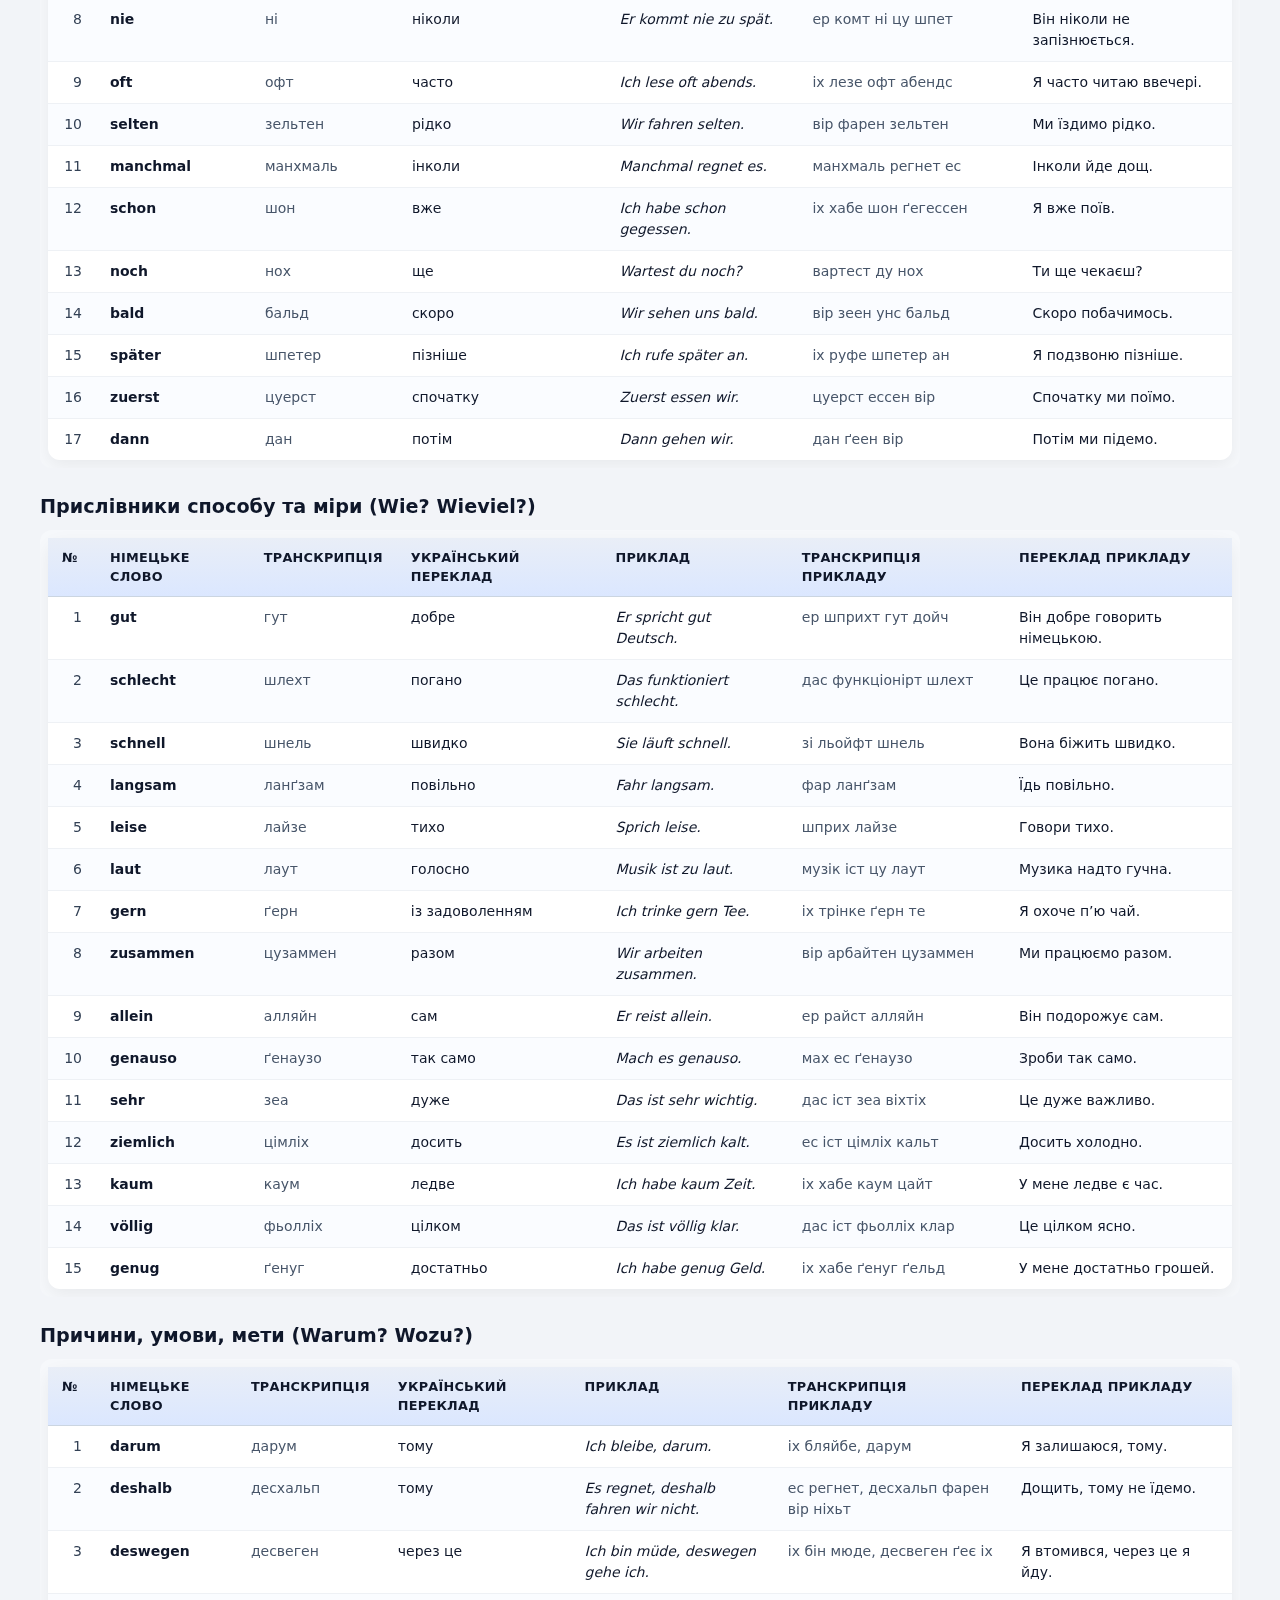
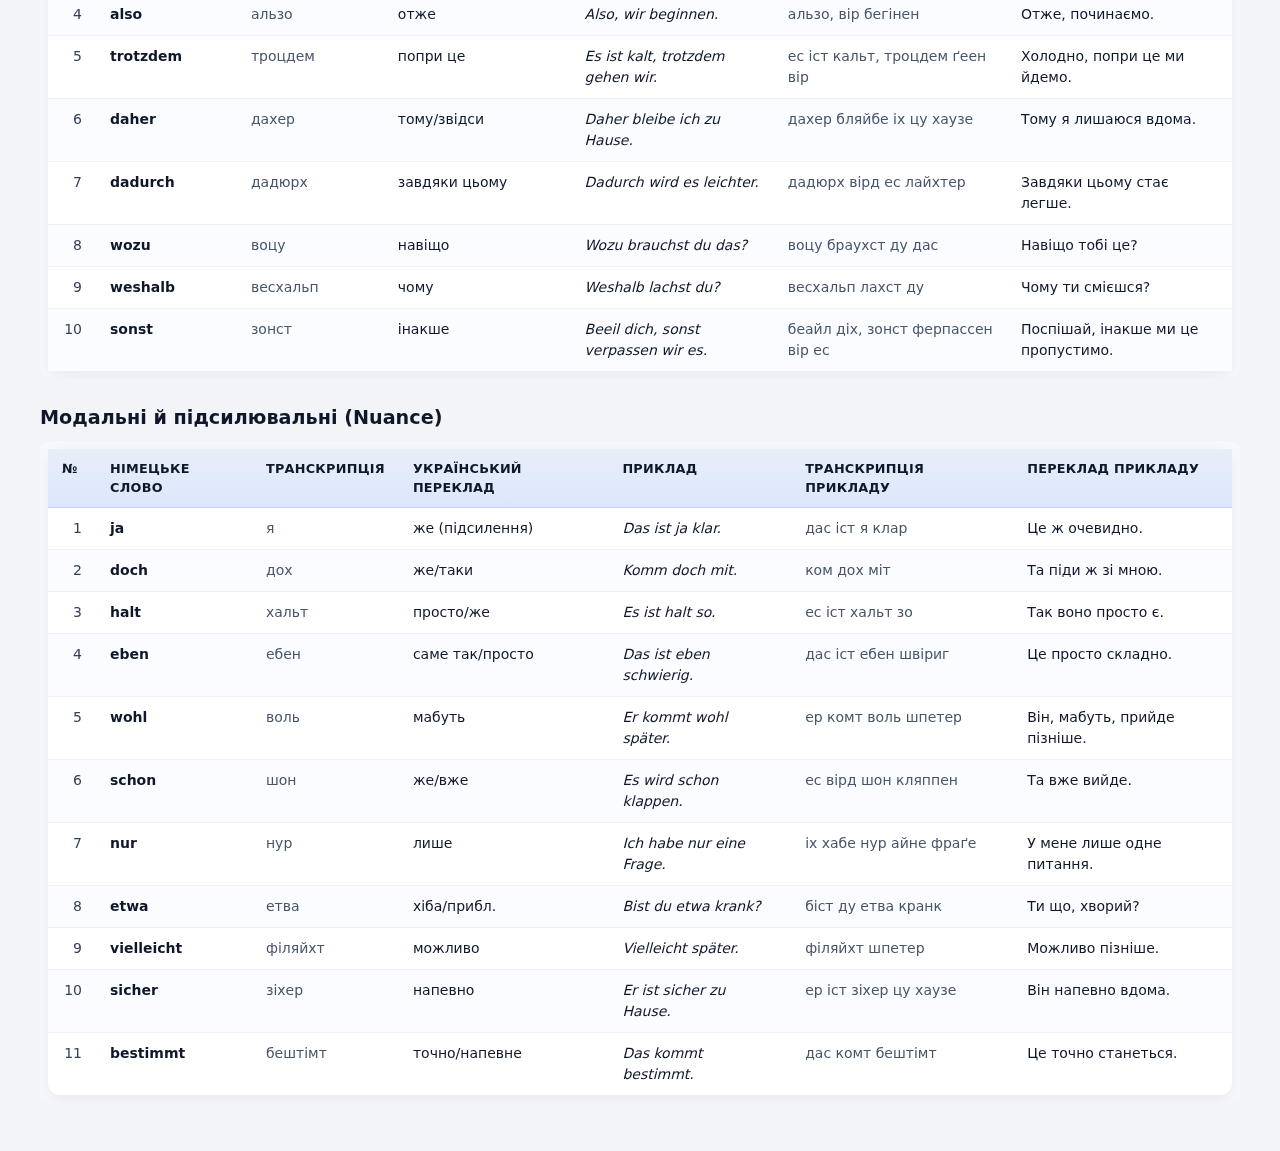
<file: adverbs.html>
<!DOCTYPE html>
<html lang="uk">
<head>
  <meta charset="UTF-8" />
  <meta name="viewport" content="width=device-width, initial-scale=1.0"/>
  <title>Німецькі прислівники</title>
  <link rel="stylesheet" href="assets/css/style.css">
</head>
<body>
  <header class="topbar">
    <div class="topbar-inner">
      <div class="brand">Німецька лексика</div>
      <nav>
        <a href="pronouns.html">Займенники</a>
        <a href="adverbs.html" class="active">Прислівники</a>
        <a href="adjectives.html">Прикметники</a>
        <a href="nouns.html">Іменники</a>
        <a href="verbs.html">Дієслова</a>
        <a href="numbers.html">Числівники</a>
        <a href="function_words.html">Службові слова</a>
      </nav>
      <div class="header-controls">
        <button id="toggleHide" class="icon-btn" title="Приховати/Показати вивчені слова">👁️</button>
        <span id="status" class="status-text"></span>
      </div>
    </div>
  </header>

  <main>
    <h1>Прислівники</h1>
    
    <div class="hint">
      Натисніть на слово, щоб відмітити як "вивчене". Прогрес зберігається автоматично.
    </div>

    <h2>Прислівники місця (Wo? Wohin? Woher?)</h2>
    <div class="table-wrap">
      <table class="word-table">
        <thead>
          <tr>
            <th>№</th><th>Німецьке слово</th><th>Транскрипція</th>
            <th>Український переклад</th><th>Приклад</th><th>Транскрипція прикладу</th><th>Переклад прикладу</th>
          </tr>
        </thead>
        <tbody>
          <tr><td>1</td><td class="word">hier</td><td>хір</td><td>тут</td><td>Hier ist es ruhig.</td><td>хір іст ес руіг</td><td>Тут тихо.</td></tr>
          <tr><td>2</td><td class="word">dort</td><td>дорт</td><td>там</td><td>Dort steht ein Haus.</td><td>дорт штейт айн хаус</td><td>Там стоїть будинок.</td></tr>
          <tr><td>3</td><td class="word">da</td><td>да</td><td>тут/ось</td><td>Da liegt mein Buch.</td><td>да ліґт майн бух</td><td>Ось лежить моя книга.</td></tr>
          <tr><td>4</td><td class="word">überall</td><td>юбераль</td><td>усюди</td><td>Überall sind Leute.</td><td>юбераль зінд льойте</td><td>Усюди люди.</td></tr>
          <tr><td>5</td><td class="word">nirgendwo</td><td>нірґендво</td><td>ніде</td><td>Nirgendwo finde ich es.</td><td>нірґендво фінде іх ес</td><td>Ніде не знаходжу це.</td></tr>
          <tr><td>6</td><td class="word">oben</td><td>обен</td><td>зверху</td><td>Oben ist das Fenster offen.</td><td>обен іст дас фЕНстер офен</td><td>Зверху вікно відчинене.</td></tr>
          <tr><td>7</td><td class="word">unten</td><td>унтен</td><td>внизу</td><td>Unten wartet er.</td><td>унтен вартет ер</td><td>Внизу він чекає.</td></tr>
          <tr><td>8</td><td class="word">drinnen</td><td>дрінен</td><td>усередині</td><td>Drinnen ist es warm.</td><td>дрінен іст ес варм</td><td>Усередині тепло.</td></tr>
          <tr><td>9</td><td class="word">draußen</td><td>драусен</td><td>зовні</td><td>Draußen ist es kalt.</td><td>драусен іст ес кальт</td><td>Зовні холодно.</td></tr>
          <tr><td>10</td><td class="word">nah</td><td>на</td><td>близько</td><td>Nah ist der Park.</td><td>на іст дер парк</td><td>Парк близько.</td></tr>
          <tr><td>11</td><td class="word">weit</td><td>вайт</td><td>далеко</td><td>Weit ist der Weg.</td><td>вайт іст дер вег</td><td>Шлях далекий.</td></tr>
          <tr><td>12</td><td class="word">zurück</td><td>цурюк</td><td>назад</td><td>Wir gehen später zurück.</td><td>вір ґеен шпетер цурюк</td><td>Ми підемо назад пізніше.</td></tr>
          <tr><td>13</td><td class="word">hinaus</td><td>хінаус</td><td>назовні</td><td>Sie gehen leise hinaus.</td><td>зі ґеен лайзе хінаус</td><td>Вони тихо виходять назовні.</td></tr>
          <tr><td>14</td><td class="word">hinein</td><td>хінайн</td><td>усередину</td><td>Niemand kommt hinein.</td><td>ніеманд комт хінайн</td><td>Ніхто не заходить усередину.</td></tr>
          <tr><td>15</td><td class="word">vorbei</td><td>форбай</td><td>повз</td><td>Der Bus fährt vorbei.</td><td>дер бус ферт форбай</td><td>Автобус проїжджає повз.</td></tr>
        </tbody>
      </table>
    </div>

    <h2>Прислівники часу (Wann? Wie oft?)</h2>
    <div class="table-wrap">
      <table class="word-table">
        <thead>
          <tr>
            <th>№</th><th>Німецьке слово</th><th>Транскрипція</th>
            <th>Український переклад</th><th>Приклад</th><th>Транскрипція прикладу</th><th>Переклад прикладу</th>
          </tr>
        </thead>
        <tbody>
          <tr><td>1</td><td class="word">jetzt</td><td>йєцт</td><td>зараз</td><td>Ich lerne jetzt.</td><td>іх лерне йєцт</td><td>Я навчаюся зараз.</td></tr>
          <tr><td>2</td><td class="word">heute</td><td>хойте</td><td>сьогодні</td><td>Wir treffen uns heute.</td><td>вір трефен унс хойте</td><td>Ми зустрічаємось сьогодні.</td></tr>
          <tr><td>3</td><td class="word">gestern</td><td>ґестерн</td><td>вчора</td><td>Gestern war es kalt.</td><td>ґестерн вар ес кальт</td><td>Вчора було холодно.</td></tr>
          <tr><td>4</td><td class="word">morgen</td><td>морґен</td><td>завтра</td><td>Morgen beginnen wir früh.</td><td>морґен бегінен вір фрю</td><td>Завтра почнемо рано.</td></tr>
          <tr><td>5</td><td class="word">damals</td><td>дамальс</td><td>тоді (колись)</td><td>Damals wohnte ich hier.</td><td>дамальс вонтe іх хір</td><td>Тоді я жив тут.</td></tr>
          <tr><td>6</td><td class="word">sofort</td><td>зофорт</td><td>негайно</td><td>Komm sofort!</td><td>ком зофорт</td><td>Приходь негайно.</td></tr>
          <tr><td>7</td><td class="word">immer</td><td>іммер</td><td>завжди</td><td>Sie ist immer pünktlich.</td><td>зі іст іммер пюнктліх</td><td>Вона завжди пунктуальна.</td></tr>
          <tr><td>8</td><td class="word">nie</td><td>ні</td><td>ніколи</td><td>Er kommt nie zu spät.</td><td>ер комт ні цу шпет</td><td>Він ніколи не запізнюється.</td></tr>
          <tr><td>9</td><td class="word">oft</td><td>офт</td><td>часто</td><td>Ich lese oft abends.</td><td>іх лезе офт абендс</td><td>Я часто читаю ввечері.</td></tr>
          <tr><td>10</td><td class="word">selten</td><td>зельтен</td><td>рідко</td><td>Wir fahren selten.</td><td>вір фарен зельтен</td><td>Ми їздимо рідко.</td></tr>
          <tr><td>11</td><td class="word">manchmal</td><td>манхмаль</td><td>інколи</td><td>Manchmal regnet es.</td><td>манхмаль регнет ес</td><td>Інколи йде дощ.</td></tr>
          <tr><td>12</td><td class="word">schon</td><td>шон</td><td>вже</td><td>Ich habe schon gegessen.</td><td>іх хабе шон ґегессен</td><td>Я вже поїв.</td></tr>
          <tr><td>13</td><td class="word">noch</td><td>нох</td><td>ще</td><td>Wartest du noch?</td><td>вартест ду нох</td><td>Ти ще чекаєш?</td></tr>
          <tr><td>14</td><td class="word">bald</td><td>бальд</td><td>скоро</td><td>Wir sehen uns bald.</td><td>вір зеен унс бальд</td><td>Скоро побачимось.</td></tr>
          <tr><td>15</td><td class="word">später</td><td>шпетер</td><td>пізніше</td><td>Ich rufe später an.</td><td>іх руфе шпетер ан</td><td>Я подзвоню пізніше.</td></tr>
          <tr><td>16</td><td class="word">zuerst</td><td>цуерст</td><td>спочатку</td><td>Zuerst essen wir.</td><td>цуерст ессен вір</td><td>Спочатку ми поїмо.</td></tr>
          <tr><td>17</td><td class="word">dann</td><td>дан</td><td>потім</td><td>Dann gehen wir.</td><td>дан ґеен вір</td><td>Потім ми підемо.</td></tr>
        </tbody>
      </table>
    </div>

    <h2>Прислівники способу та міри (Wie? Wieviel?)</h2>
    <div class="table-wrap">
      <table class="word-table">
        <thead>
          <tr>
            <th>№</th><th>Німецьке слово</th><th>Транскрипція</th>
            <th>Український переклад</th><th>Приклад</th><th>Транскрипція прикладу</th><th>Переклад прикладу</th>
          </tr>
        </thead>
        <tbody>
          <tr><td>1</td><td class="word">gut</td><td>гут</td><td>добре</td><td>Er spricht gut Deutsch.</td><td>ер шприхт гут дойч</td><td>Він добре говорить німецькою.</td></tr>
          <tr><td>2</td><td class="word">schlecht</td><td>шлехт</td><td>погано</td><td>Das funktioniert schlecht.</td><td>дас функціонірт шлехт</td><td>Це працює погано.</td></tr>
          <tr><td>3</td><td class="word">schnell</td><td>шнель</td><td>швидко</td><td>Sie läuft schnell.</td><td>зі льойфт шнель</td><td>Вона біжить швидко.</td></tr>
          <tr><td>4</td><td class="word">langsam</td><td>ланґзам</td><td>повільно</td><td>Fahr langsam.</td><td>фар ланґзам</td><td>Їдь повільно.</td></tr>
          <tr><td>5</td><td class="word">leise</td><td>лайзе</td><td>тихо</td><td>Sprich leise.</td><td>шприх лайзе</td><td>Говори тихо.</td></tr>
          <tr><td>6</td><td class="word">laut</td><td>лаут</td><td>голосно</td><td>Musik ist zu laut.</td><td>музік іст цу лаут</td><td>Музика надто гучна.</td></tr>
          <tr><td>7</td><td class="word">gern</td><td>ґерн</td><td>із задоволенням</td><td>Ich trinke gern Tee.</td><td>іх трінке ґерн те</td><td>Я охоче п’ю чай.</td></tr>
          <tr><td>8</td><td class="word">zusammen</td><td>цузаммен</td><td>разом</td><td>Wir arbeiten zusammen.</td><td>вір арбайтен цузаммен</td><td>Ми працюємо разом.</td></tr>
          <tr><td>9</td><td class="word">allein</td><td>алляйн</td><td>сам</td><td>Er reist allein.</td><td>ер райст алляйн</td><td>Він подорожує сам.</td></tr>
          <tr><td>10</td><td class="word">genauso</td><td>ґенаузо</td><td>так само</td><td>Mach es genauso.</td><td>мах ес ґенаузо</td><td>Зроби так само.</td></tr>
          <tr><td>11</td><td class="word">sehr</td><td>зеа</td><td>дуже</td><td>Das ist sehr wichtig.</td><td>дас іст зеа віхтіх</td><td>Це дуже важливо.</td></tr>
          <tr><td>12</td><td class="word">ziemlich</td><td>цімліх</td><td>досить</td><td>Es ist ziemlich kalt.</td><td>ес іст цімліх кальт</td><td>Досить холодно.</td></tr>
          <tr><td>13</td><td class="word">kaum</td><td>каум</td><td>ледве</td><td>Ich habe kaum Zeit.</td><td>іх хабе каум цайт</td><td>У мене ледве є час.</td></tr>
          <tr><td>14</td><td class="word">völlig</td><td>фьолліх</td><td>цілком</td><td>Das ist völlig klar.</td><td>дас іст фьолліх клар</td><td>Це цілком ясно.</td></tr>
          <tr><td>15</td><td class="word">genug</td><td>ґенуг</td><td>достатньо</td><td>Ich habe genug Geld.</td><td>іх хабе ґенуг ґельд</td><td>У мене достатньо грошей.</td></tr>
        </tbody>
      </table>
    </div>

    <h2>Причини, умови, мети (Warum? Wozu?)</h2>
    <div class="table-wrap">
      <table class="word-table">
        <thead>
          <tr>
            <th>№</th><th>Німецьке слово</th><th>Транскрипція</th>
            <th>Український переклад</th><th>Приклад</th><th>Транскрипція прикладу</th><th>Переклад прикладу</th>
          </tr>
        </thead>
        <tbody>
          <tr><td>1</td><td class="word">darum</td><td>дарум</td><td>тому</td><td>Ich bleibe, darum.</td><td>іх бляйбе, дарум</td><td>Я залишаюся, тому.</td></tr>
          <tr><td>2</td><td class="word">deshalb</td><td>десхальп</td><td>тому</td><td>Es regnet, deshalb fahren wir nicht.</td><td>ес регнет, десхальп фарен вір ніхьт</td><td>Дощить, тому не їдемо.</td></tr>
          <tr><td>3</td><td class="word">deswegen</td><td>десвеген</td><td>через це</td><td>Ich bin müde, deswegen gehe ich.</td><td>іх бін мюде, десвеген ґеє іх</td><td>Я втомився, через це я йду.</td></tr>
          <tr><td>4</td><td class="word">also</td><td>альзо</td><td>отже</td><td>Also, wir beginnen.</td><td>альзо, вір бегінен</td><td>Отже, починаємо.</td></tr>
          <tr><td>5</td><td class="word">trotzdem</td><td>троцдем</td><td>попри це</td><td>Es ist kalt, trotzdem gehen wir.</td><td>ес іст кальт, троцдем ґеен вір</td><td>Холодно, попри це ми йдемо.</td></tr>
          <tr><td>6</td><td class="word">daher</td><td>дахер</td><td>тому/звідси</td><td>Daher bleibe ich zu Hause.</td><td>дахер бляйбе іх цу хаузе</td><td>Тому я лишаюся вдома.</td></tr>
          <tr><td>7</td><td class="word">dadurch</td><td>дадюрх</td><td>завдяки цьому</td><td>Dadurch wird es leichter.</td><td>дадюрх вірд ес лайхтер</td><td>Завдяки цьому стає легше.</td></tr>
          <tr><td>8</td><td class="word">wozu</td><td>воцу</td><td>навіщо</td><td>Wozu brauchst du das?</td><td>воцу браухст ду дас</td><td>Навіщо тобі це?</td></tr>
          <tr><td>9</td><td class="word">weshalb</td><td>весхальп</td><td>чому</td><td>Weshalb lachst du?</td><td>весхальп лахст ду</td><td>Чому ти смієшся?</td></tr>
          <tr><td>10</td><td class="word">sonst</td><td>зонст</td><td>інакше</td><td>Beeil dich, sonst verpassen wir es.</td><td>беайл діх, зонст ферпассен вір ес</td><td>Поспішай, інакше ми це пропустимо.</td></tr>
        </tbody>
      </table>
    </div>

    <h2>Модальні й підсилювальні (Nuance)</h2>
    <div class="table-wrap">
      <table class="word-table">
        <thead>
          <tr>
            <th>№</th><th>Німецьке слово</th><th>Транскрипція</th>
            <th>Український переклад</th><th>Приклад</th><th>Транскрипція прикладу</th><th>Переклад прикладу</th>
          </tr>
        </thead>
        <tbody>
          <tr><td>1</td><td class="word">ja</td><td>я</td><td>же (підсилення)</td><td>Das ist ja klar.</td><td>дас іст я клар</td><td>Це ж очевидно.</td></tr>
          <tr><td>2</td><td class="word">doch</td><td>дох</td><td>же/таки</td><td>Komm doch mit.</td><td>ком дох міт</td><td>Та піди ж зі мною.</td></tr>
          <tr><td>3</td><td class="word">halt</td><td>хальт</td><td>просто/же</td><td>Es ist halt so.</td><td>ес іст хальт зо</td><td>Так воно просто є.</td></tr>
          <tr><td>4</td><td class="word">eben</td><td>ебен</td><td>саме так/просто</td><td>Das ist eben schwierig.</td><td>дас іст ебен швіриг</td><td>Це просто складно.</td></tr>
          <tr><td>5</td><td class="word">wohl</td><td>воль</td><td>мабуть</td><td>Er kommt wohl später.</td><td>ер комт воль шпетер</td><td>Він, мабуть, прийде пізніше.</td></tr>
          <tr><td>6</td><td class="word">schon</td><td>шон</td><td>же/вже</td><td>Es wird schon klappen.</td><td>ес вірд шон кляппен</td><td>Та вже вийде.</td></tr>
          <tr><td>7</td><td class="word">nur</td><td>нур</td><td>лише</td><td>Ich habe nur eine Frage.</td><td>іх хабе нур айне фраґе</td><td>У мене лише одне питання.</td></tr>
          <tr><td>8</td><td class="word">etwa</td><td>етва</td><td>хіба/прибл.</td><td>Bist du etwa krank?</td><td>біст ду етва кранк</td><td>Ти що, хворий?</td></tr>
          <tr><td>9</td><td class="word">vielleicht</td><td>філяйхт</td><td>можливо</td><td>Vielleicht später.</td><td>філяйхт шпетер</td><td>Можливо пізніше.</td></tr>
          <tr><td>10</td><td class="word">sicher</td><td>зіхер</td><td>напевно</td><td>Er ist sicher zu Hause.</td><td>ер іст зіхер цу хаузе</td><td>Він напевно вдома.</td></tr>
          <tr><td>11</td><td class="word">bestimmt</td><td>бештімт</td><td>точно/напевне</td><td>Das kommt bestimmt.</td><td>дас комт бештімт</td><td>Це точно станеться.</td></tr>
        </tbody>
      </table>
    </div>
  </main>

  <script src="assets/js/progress.js" data-page-id="adverbs"></script>
</body>
</html>
</file>
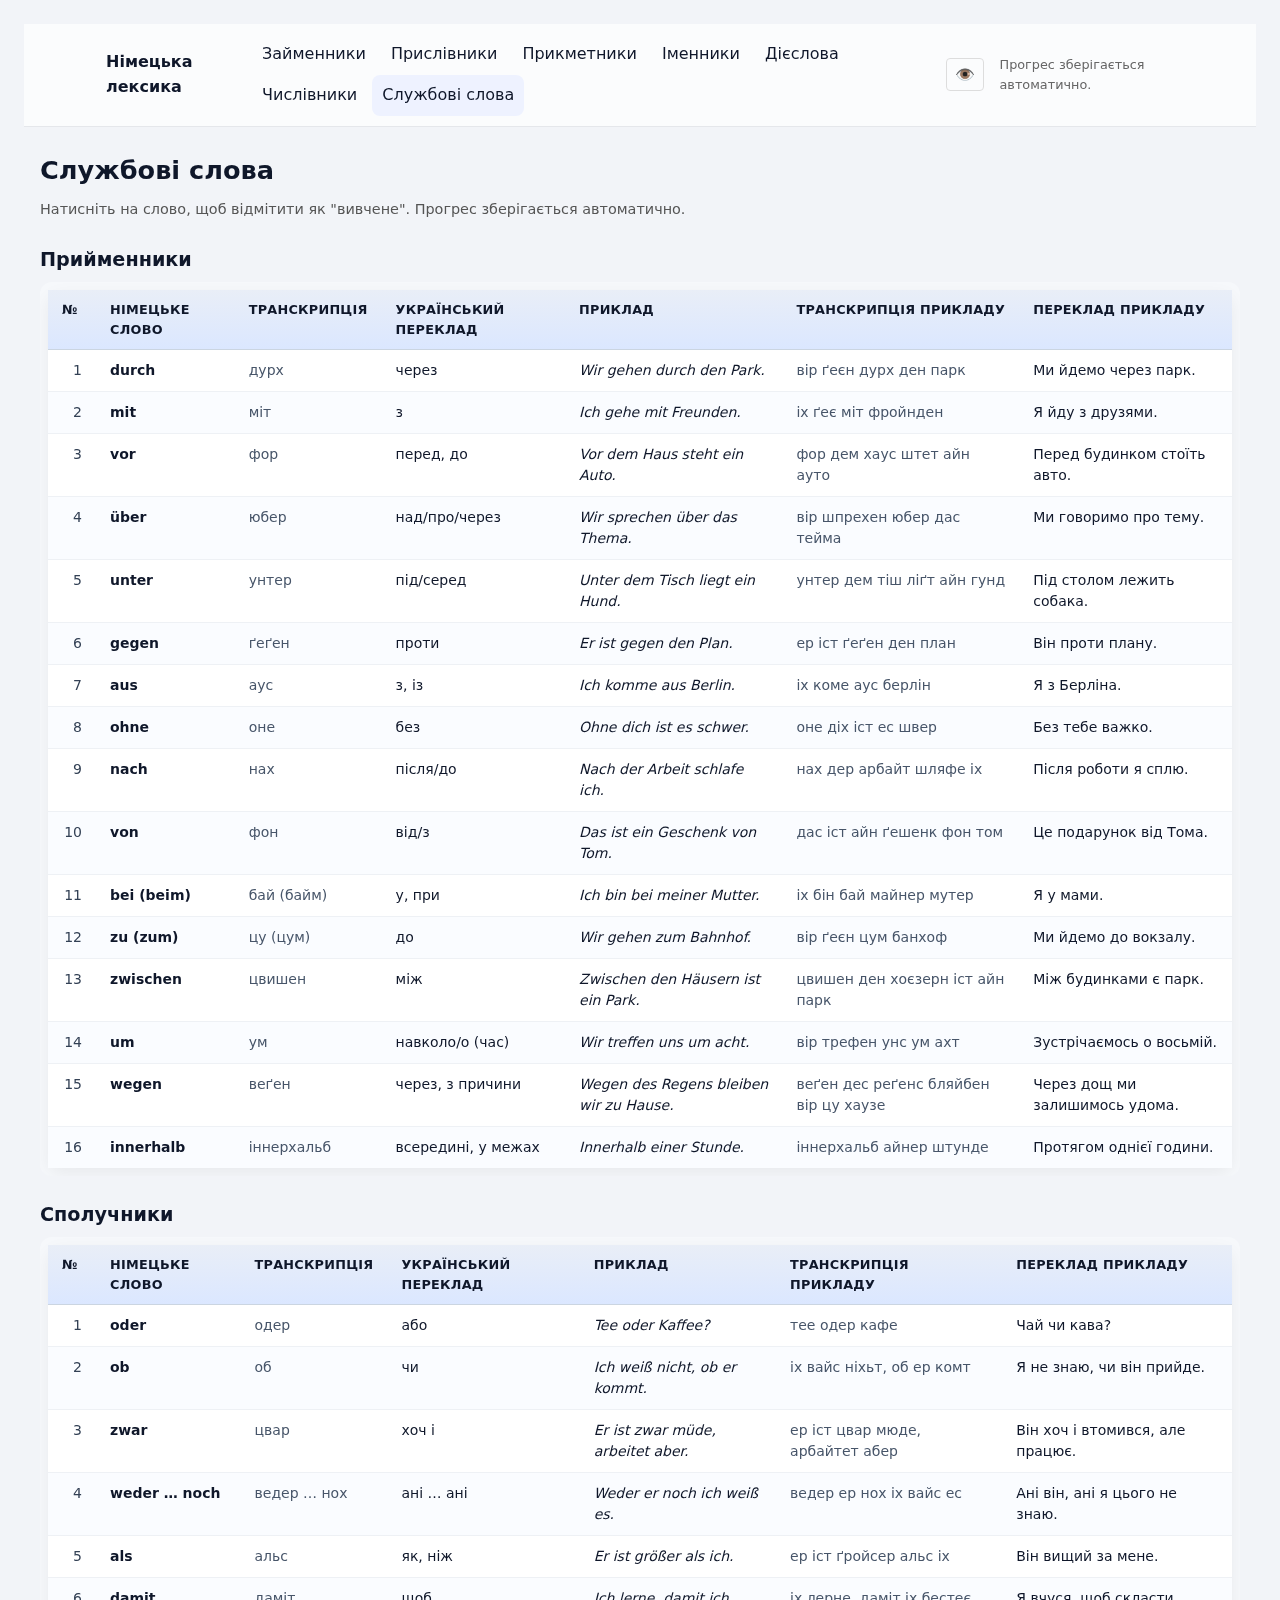
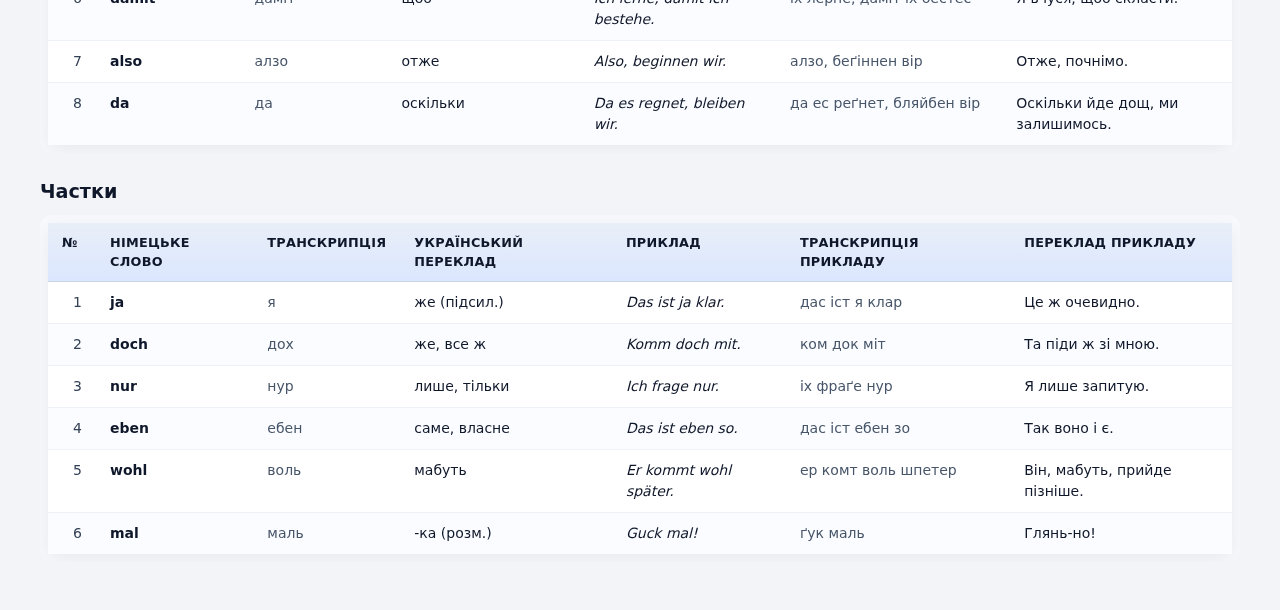
<file: function_words.html>
<!DOCTYPE html>
<html lang="uk">
<head>
  <meta charset="UTF-8" />
  <meta name="viewport" content="width=device-width, initial-scale=1.0"/>
  <title>Німецькі службові слова</title>
  <link rel="stylesheet" href="assets/css/style.css">
</head>
<body>
  <header class="topbar">
    <div class="topbar-inner">
      <div class="brand">Німецька лексика</div>
      <nav>
        <a href="pronouns.html">Займенники</a>
        <a href="adverbs.html">Прислівники</a>
        <a href="adjectives.html">Прикметники</a>
        <a href="nouns.html">Іменники</a>
        <a href="verbs.html">Дієслова</a>
        <a href="numbers.html">Числівники</a>
        <a href="function_words.html" class="active">Службові слова</a>
      </nav>
      <div class="header-controls">
        <button id="toggleHide" class="icon-btn" title="Приховати/Показати вивчені слова">👁️</button>
        <span id="status" class="status-text"></span>
      </div>
    </div>
  </header>

  <main>
    <h1>Службові слова</h1>
    
    <div class="hint">
      Натисніть на слово, щоб відмітити як "вивчене". Прогрес зберігається автоматично.
    </div>

    <h2>Прийменники</h2>
    <div class="table-wrap">
      <table class="word-table">
        <thead>
          <tr>
            <th>№</th><th>Німецьке слово</th><th>Транскрипція</th>
            <th>Український переклад</th><th>Приклад</th><th>Транскрипція прикладу</th><th>Переклад прикладу</th>
          </tr>
        </thead>
        <tbody>
          <tr><td>1</td><td class="word">durch</td><td>дурх</td><td>через</td><td>Wir gehen durch den Park.</td><td>вір ґеєн дурх ден парк</td><td>Ми йдемо через парк.</td></tr>
          <tr><td>2</td><td class="word">mit</td><td>міт</td><td>з</td><td>Ich gehe mit Freunden.</td><td>іх ґеє міт фройнден</td><td>Я йду з друзями.</td></tr>
          <tr><td>3</td><td class="word">vor</td><td>фор</td><td>перед, до</td><td>Vor dem Haus steht ein Auto.</td><td>фор дем хаус штет айн ауто</td><td>Перед будинком стоїть авто.</td></tr>
          <tr><td>4</td><td class="word">über</td><td>юбeр</td><td>над/про/через</td><td>Wir sprechen über das Thema.</td><td>вір шпрехен юбер дас тейма</td><td>Ми говоримо про тему.</td></tr>
          <tr><td>5</td><td class="word">unter</td><td>унтер</td><td>під/серед</td><td>Unter dem Tisch liegt ein Hund.</td><td>унтер дем тіш ліґт айн гунд</td><td>Під столом лежить собака.</td></tr>
          <tr><td>6</td><td class="word">gegen</td><td>ґеґен</td><td>проти</td><td>Er ist gegen den Plan.</td><td>ер іст ґеґен ден план</td><td>Він проти плану.</td></tr>
          <tr><td>7</td><td class="word">aus</td><td>аус</td><td>з, із</td><td>Ich komme aus Berlin.</td><td>іх коме аус берлін</td><td>Я з Берліна.</td></tr>
          <tr><td>8</td><td class="word">ohne</td><td>оне</td><td>без</td><td>Ohne dich ist es schwer.</td><td>оне діх іст ес швер</td><td>Без тебе важко.</td></tr>
          <tr><td>9</td><td class="word">nach</td><td>нах</td><td>після/до</td><td>Nach der Arbeit schlafe ich.</td><td>нах дер арбайт шляфе іх</td><td>Після роботи я сплю.</td></tr>
          <tr><td>10</td><td class="word">von</td><td>фон</td><td>від/з</td><td>Das ist ein Geschenk von Tom.</td><td>дас іст айн ґешенк фон том</td><td>Це подарунок від Тома.</td></tr>
          <tr><td>11</td><td class="word">bei (beim)</td><td>бай (байм)</td><td>у, при</td><td>Ich bin bei meiner Mutter.</td><td>іх бін бай майнер мутер</td><td>Я у мами.</td></tr>
          <tr><td>12</td><td class="word">zu (zum)</td><td>цу (цум)</td><td>до</td><td>Wir gehen zum Bahnhof.</td><td>вір ґеєн цум банхоф</td><td>Ми йдемо до вокзалу.</td></tr>
          <tr><td>13</td><td class="word">zwischen</td><td>цвишен</td><td>між</td><td>Zwischen den Häusern ist ein Park.</td><td>цвишен ден хоєзерн іст айн парк</td><td>Між будинками є парк.</td></tr>
          <tr><td>14</td><td class="word">um</td><td>ум</td><td>навколо/о (час)</td><td>Wir treffen uns um acht.</td><td>вір трефен унс ум ахт</td><td>Зустрічаємось о восьмій.</td></tr>
          <tr><td>15</td><td class="word">wegen</td><td>веґен</td><td>через, з причини</td><td>Wegen des Regens bleiben wir zu Hause.</td><td>веґен дес реґенс бляйбен вір цу хаузе</td><td>Через дощ ми залишимось удома.</td></tr>
          <tr><td>16</td><td class="word">innerhalb</td><td>іннерхальб</td><td>всередині, у межах</td><td>Innerhalb einer Stunde.</td><td>іннерхальб айнер штунде</td><td>Протягом однієї години.</td></tr>
        </tbody>
      </table>
    </div>

    <h2>Сполучники</h2>
    <div class="table-wrap">
      <table class="word-table">
        <thead>
          <tr>
            <th>№</th><th>Німецьке слово</th><th>Транскрипція</th>
            <th>Український переклад</th><th>Приклад</th><th>Транскрипція прикладу</th><th>Переклад прикладу</th>
          </tr>
        </thead>
        <tbody>
          <tr><td>1</td><td class="word">oder</td><td>одер</td><td>або</td><td>Tee oder Kaffee?</td><td>тее одер кафе</td><td>Чай чи кава?</td></tr>
          <tr><td>2</td><td class="word">ob</td><td>об</td><td>чи</td><td>Ich weiß nicht, ob er kommt.</td><td>іх вайс ніхьт, об ер комт</td><td>Я не знаю, чи він прийде.</td></tr>
          <tr><td>3</td><td class="word">zwar</td><td>цвар</td><td>хоч і</td><td>Er ist zwar müde, arbeitet aber.</td><td>ер іст цвар мюде, арбайтет абер</td><td>Він хоч і втомився, але працює.</td></tr>
          <tr><td>4</td><td class="word">weder … noch</td><td>ведер … нох</td><td>ані … ані</td><td>Weder er noch ich weiß es.</td><td>ведер ер нох іх вайс ес</td><td>Ані він, ані я цього не знаю.</td></tr>
          <tr><td>5</td><td class="word">als</td><td>альс</td><td>як, ніж</td><td>Er ist größer als ich.</td><td>ер іст ґройсер альс іх</td><td>Він вищий за мене.</td></tr>
          <tr><td>6</td><td class="word">damit</td><td>даміт</td><td>щоб</td><td>Ich lerne, damit ich bestehe.</td><td>іх лерне, даміт іх бестеє</td><td>Я вчуся, щоб скласти.</td></tr>
          <tr><td>7</td><td class="word">also</td><td>алзо</td><td>отже</td><td>Also, beginnen wir.</td><td>алзо, беґіннен вір</td><td>Отже, почнімо.</td></tr>
          <tr><td>8</td><td class="word">da</td><td>да</td><td>оскільки</td><td>Da es regnet, bleiben wir.</td><td>да ес реґнет, бляйбен вір</td><td>Оскільки йде дощ, ми залишимось.</td></tr>
        </tbody>
      </table>
    </div>

    <h2>Частки</h2>
    <div class="table-wrap">
      <table class="word-table">
        <thead>
          <tr>
            <th>№</th><th>Німецьке слово</th><th>Транскрипція</th>
            <th>Український переклад</th><th>Приклад</th><th>Транскрипція прикладу</th><th>Переклад прикладу</th>
          </tr>
        </thead>
        <tbody>
          <tr><td>1</td><td class="word">ja</td><td>я</td><td>же (підсил.)</td><td>Das ist ja klar.</td><td>дас іст я клар</td><td>Це ж очевидно.</td></tr>
          <tr><td>2</td><td class="word">doch</td><td>дох</td><td>же, все ж</td><td>Komm doch mit.</td><td>ком док міт</td><td>Та піди ж зі мною.</td></tr>
          <tr><td>3</td><td class="word">nur</td><td>нур</td><td>лише, тільки</td><td>Ich frage nur.</td><td>іх фраґе нур</td><td>Я лише запитую.</td></tr>
          <tr><td>4</td><td class="word">eben</td><td>ебен</td><td>саме, власне</td><td>Das ist eben so.</td><td>дас іст ебен зо</td><td>Так воно і є.</td></tr>
          <tr><td>5</td><td class="word">wohl</td><td>воль</td><td>мабуть</td><td>Er kommt wohl später.</td><td>ер комт воль шпетер</td><td>Він, мабуть, прийде пізніше.</td></tr>
          <tr><td>6</td><td class="word">mal</td><td>маль</td><td>-ка (розм.)</td><td>Guck mal!</td><td>ґук маль</td><td>Глянь-но!</td></tr>
        </tbody>
      </table>
    </div>
  </main>

  <script src="assets/js/progress.js" data-page-id="function_words"></script>
</body>
</html>
</file>
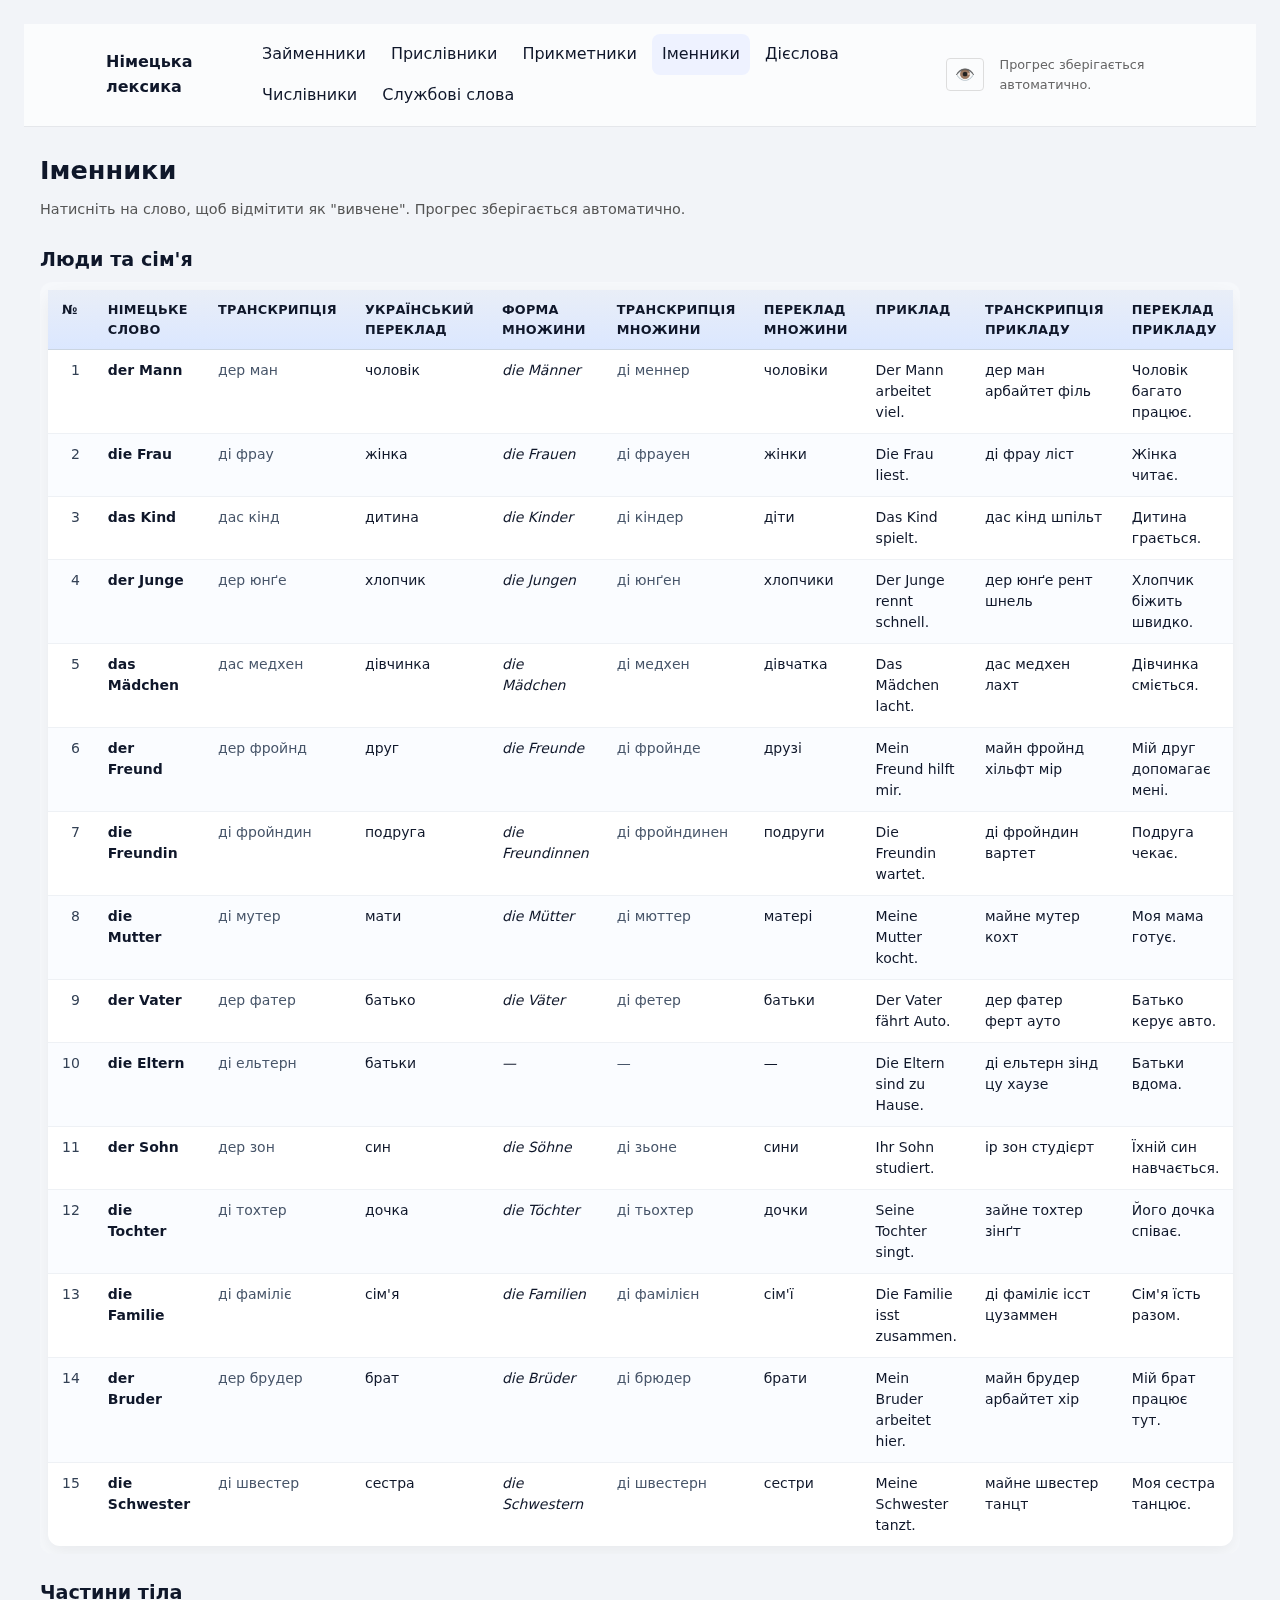
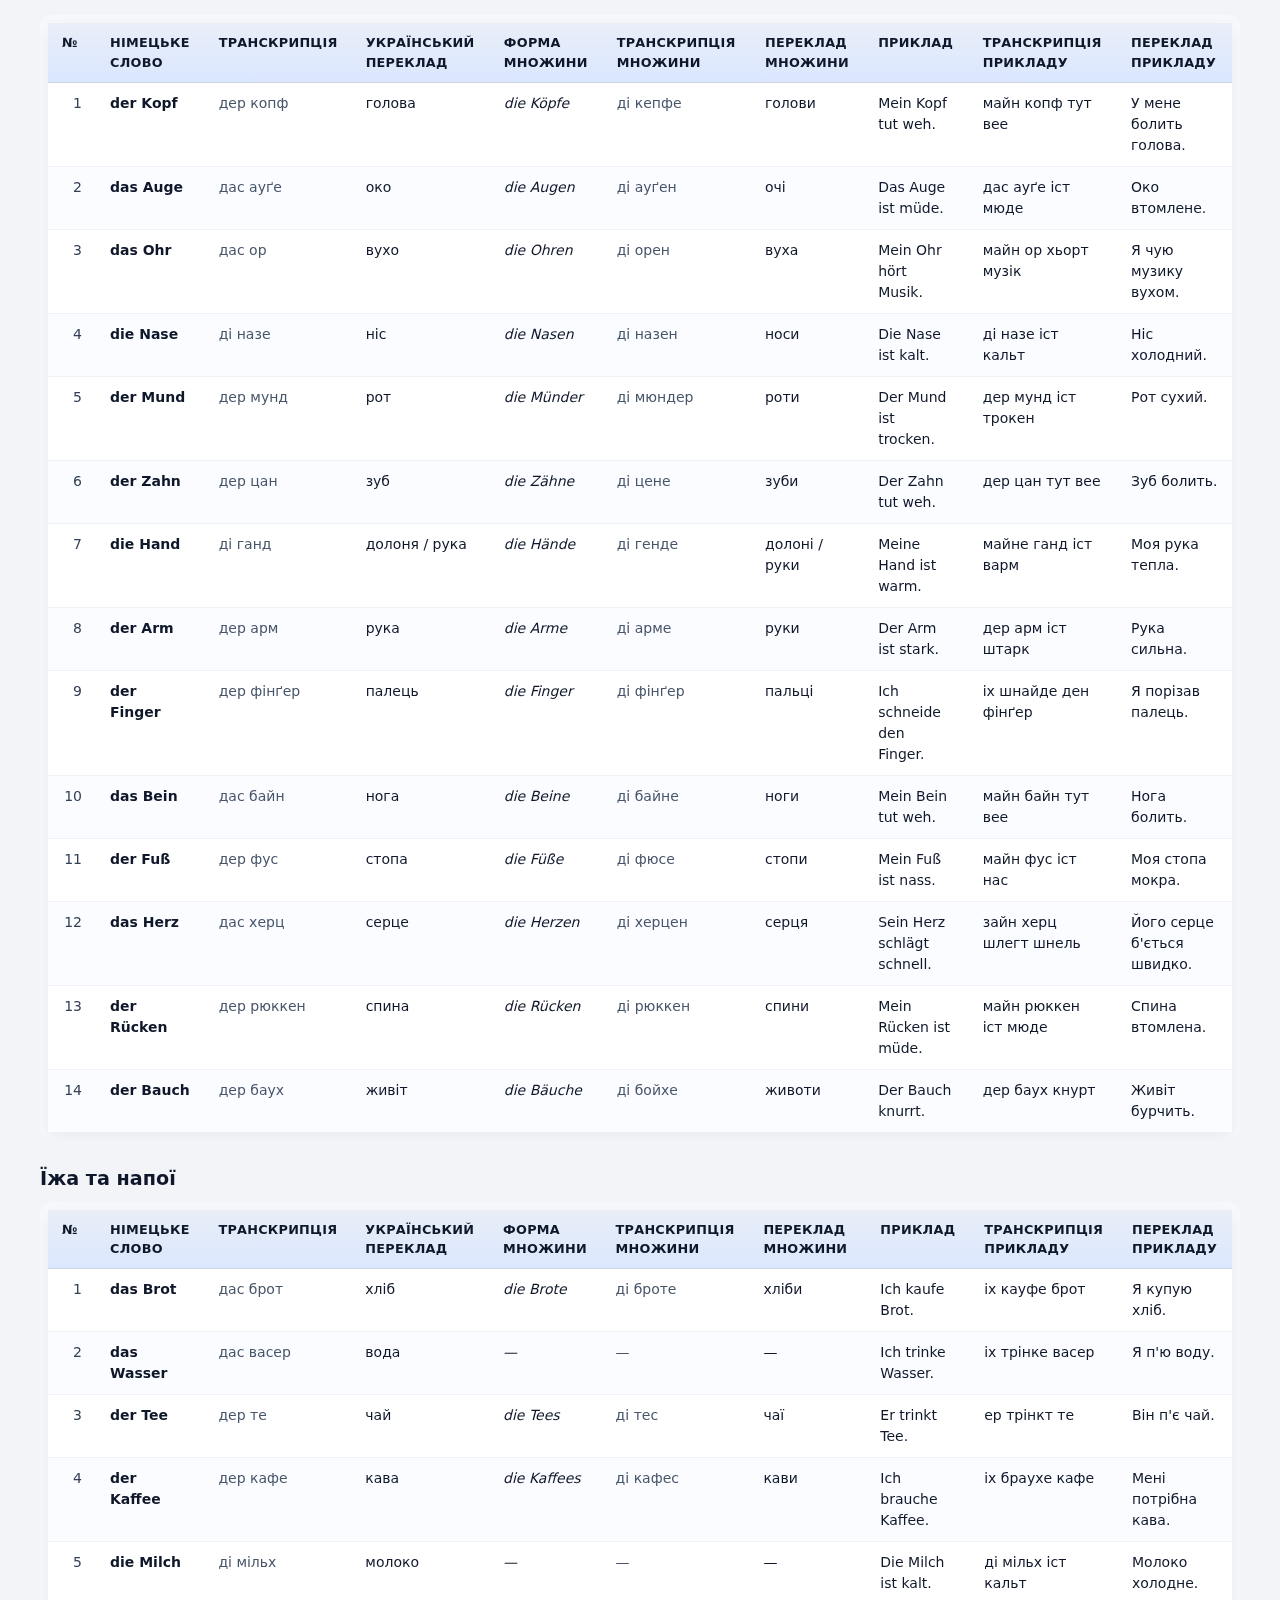
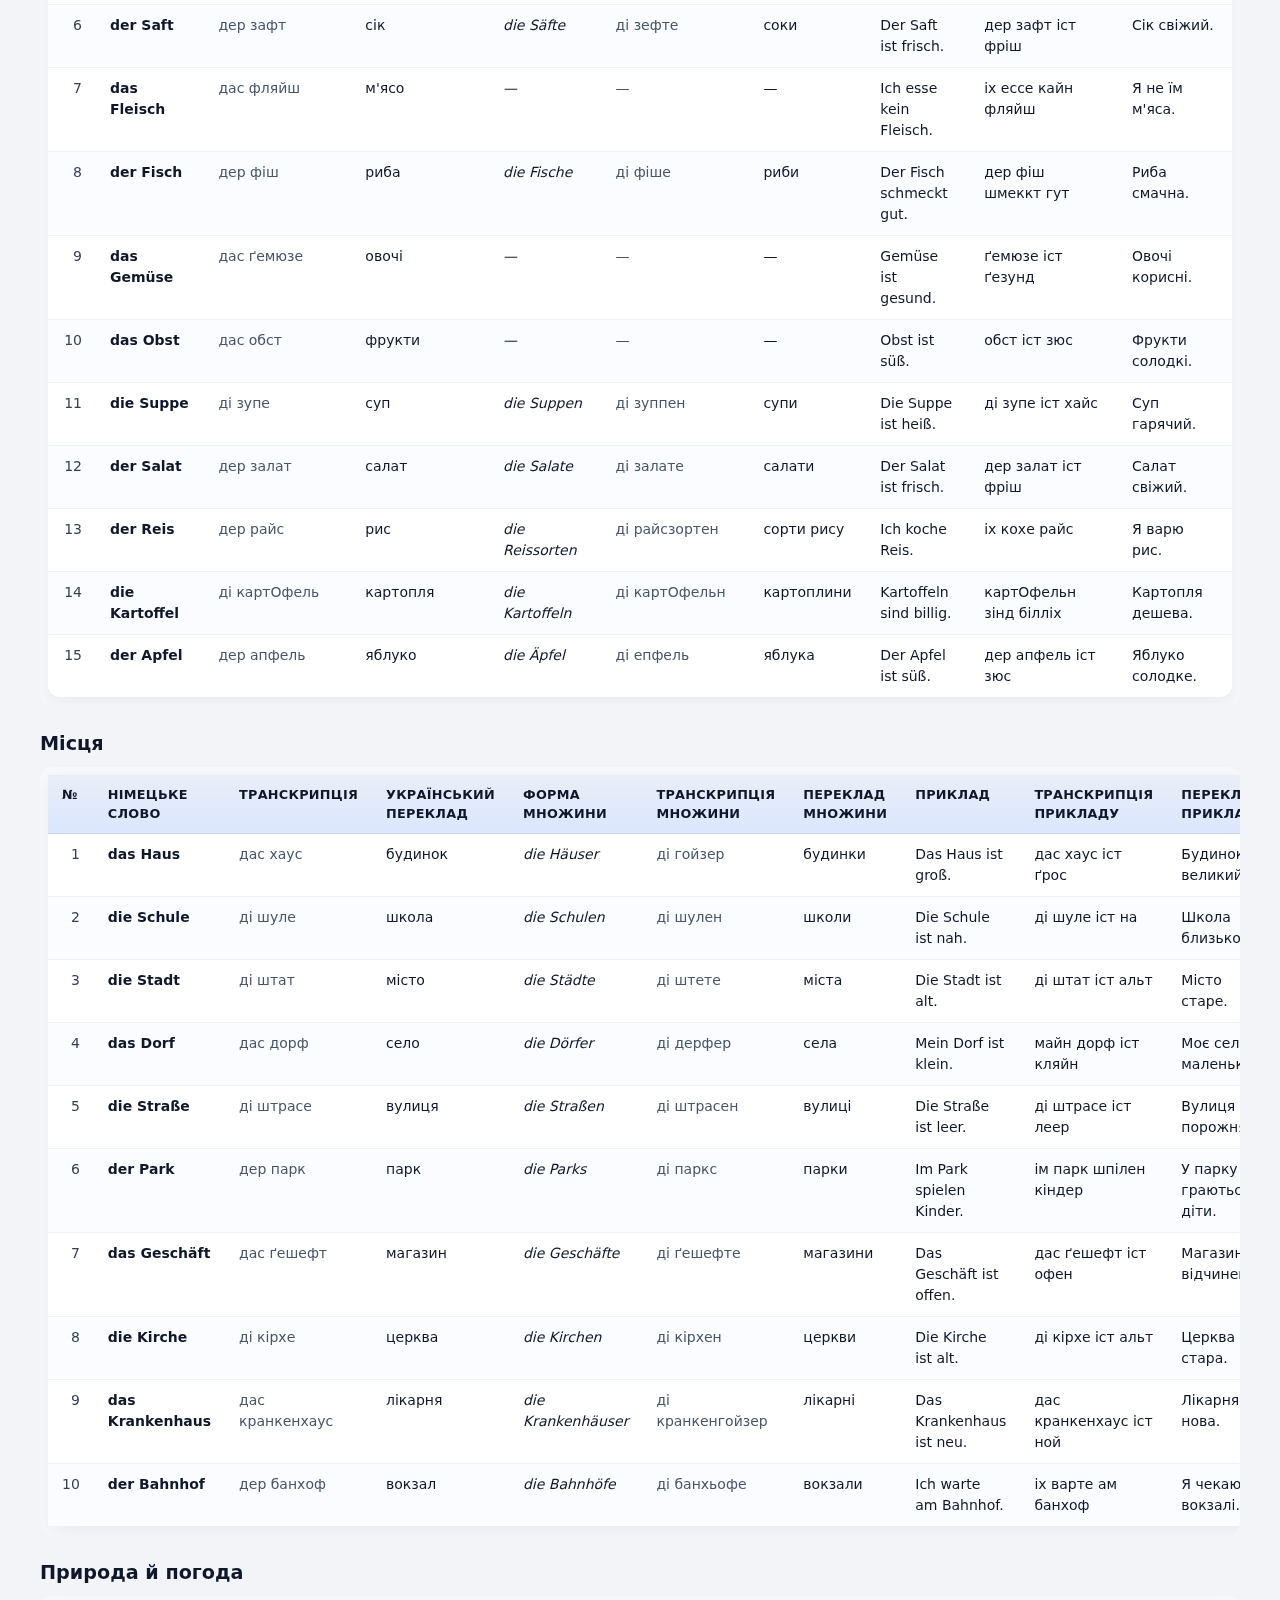
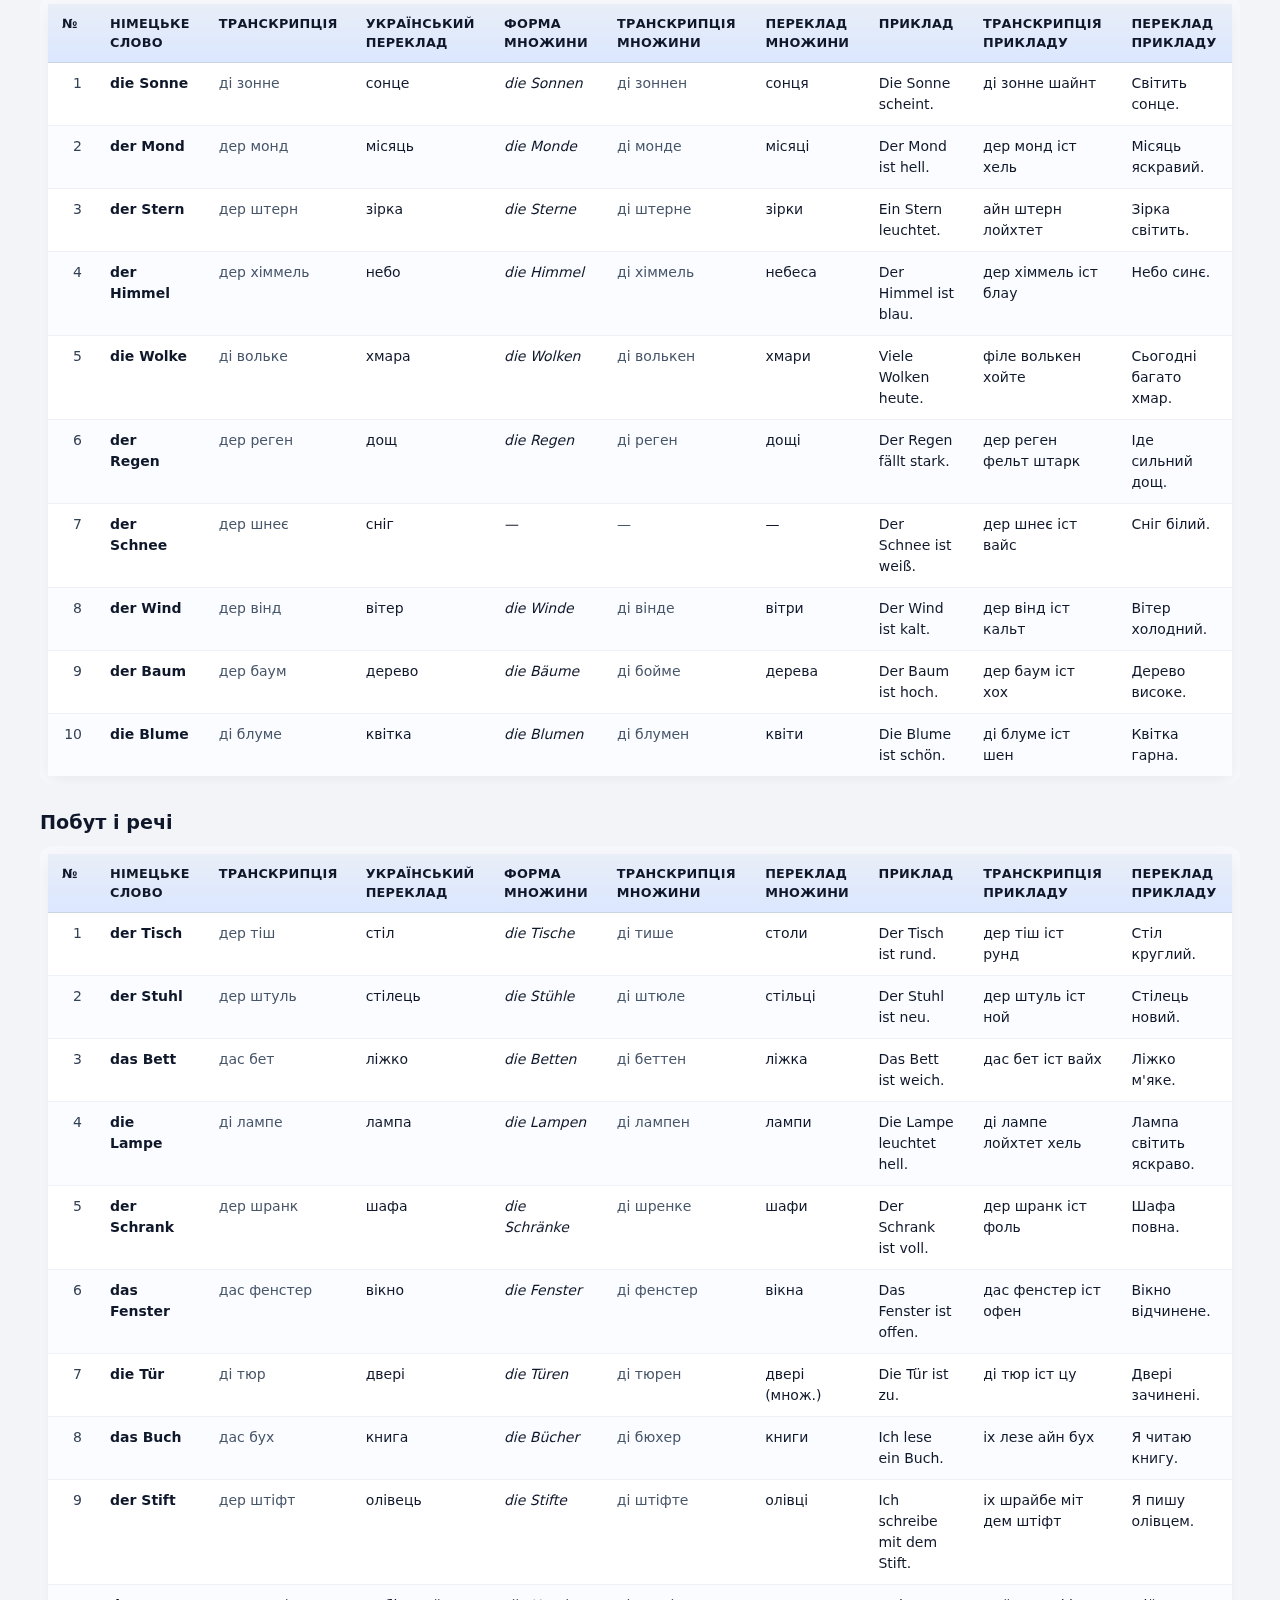
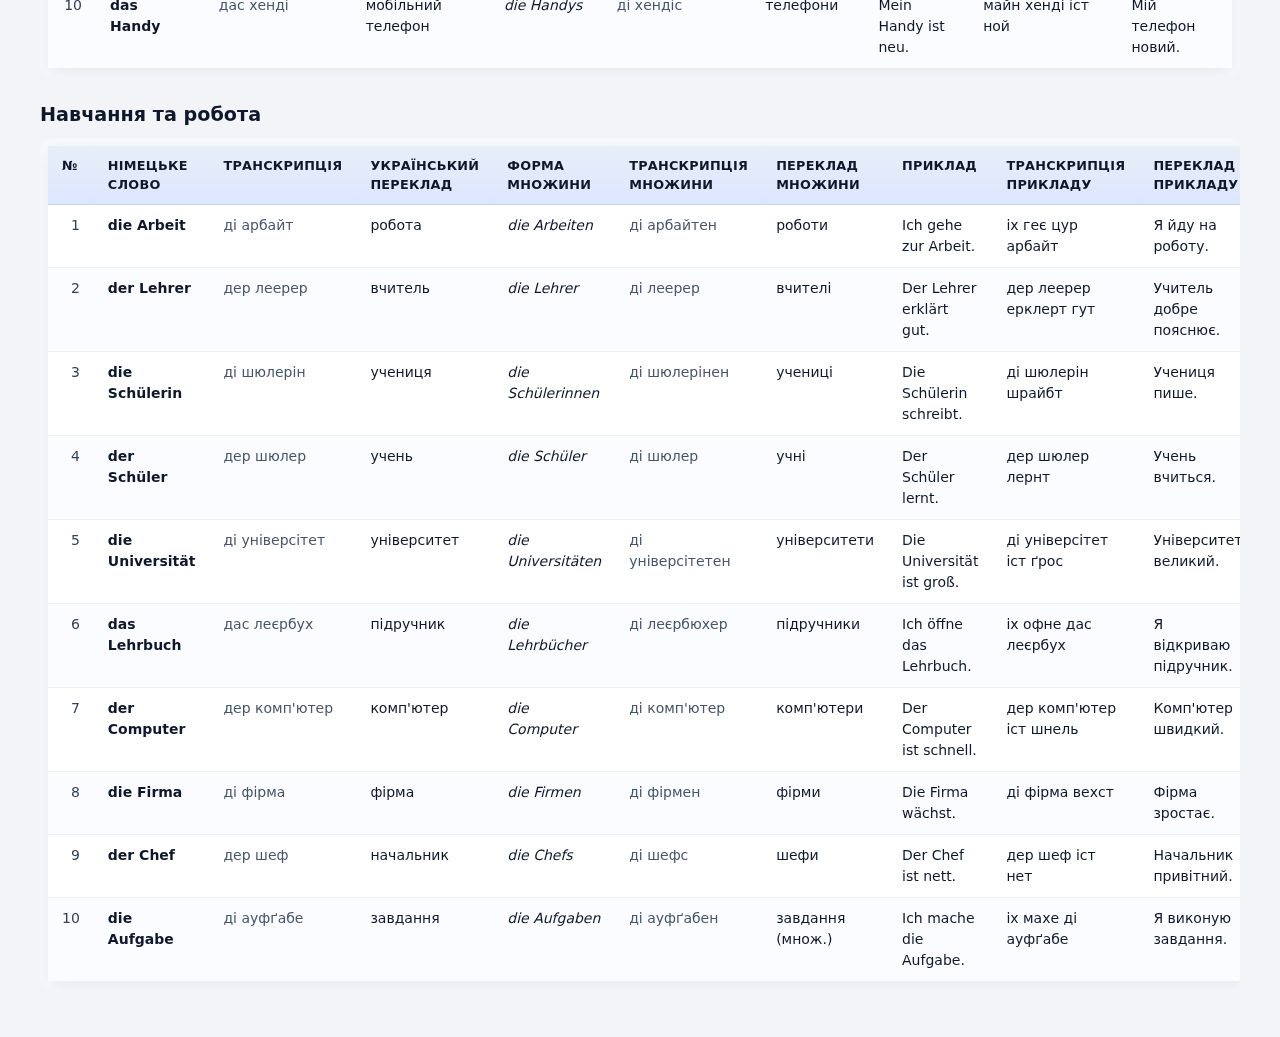
<file: nouns.html>
<!DOCTYPE html>
<html lang="uk">
<head>
  <meta charset="UTF-8" />
  <meta name="viewport" content="width=device-width, initial-scale=1.0"/>
  <title>Німецькі іменники</title>
  <link rel="stylesheet" href="assets/css/style.css">
</head>
<body>
  <header class="topbar">
    <div class="topbar-inner">
      <div class="brand">Німецька лексика</div>
      <nav>
        <a href="pronouns.html">Займенники</a>
        <a href="adverbs.html">Прислівники</a>
        <a href="adjectives.html">Прикметники</a>
        <a href="nouns.html" class="active">Іменники</a>
        <a href="verbs.html">Дієслова</a>
        <a href="numbers.html">Числівники</a>
        <a href="function_words.html">Службові слова</a>
      </nav>
      <div class="header-controls">
        <button id="toggleHide" class="icon-btn" title="Приховати/Показати вивчені слова">👁️</button>
        <span id="status" class="status-text"></span>
      </div>
    </div>
  </header>

  <main>
    <h1>Іменники</h1>
    
    <div class="hint">
      Натисніть на слово, щоб відмітити як "вивчене". Прогрес зберігається автоматично.
    </div>
    <h2>Люди та сім'я</h2>
    <div class="table-wrap">
      <table class="word-table">
        <thead>
          <tr>
            <th>№</th><th>Німецьке слово</th><th>Транскрипція</th>
            <th>Український переклад</th><th>Форма множини</th><th>Транскрипція множини</th><th>Переклад множини</th>
            <th>Приклад</th><th>Транскрипція прикладу</th><th>Переклад прикладу</th>
          </tr>
        </thead>
        <tbody>
          <tr><td>1</td><td class="word">der Mann</td><td>дер ман</td><td>чоловік</td><td>die Männer</td><td>ді меннер</td><td>чоловіки</td><td>Der Mann arbeitet viel.</td><td>дер ман арбайтет філь</td><td>Чоловік багато працює.</td></tr>
          <tr><td>2</td><td class="word">die Frau</td><td>ді фрау</td><td>жінка</td><td>die Frauen</td><td>ді фрауен</td><td>жінки</td><td>Die Frau liest.</td><td>ді фрау ліст</td><td>Жінка читає.</td></tr>
          <tr><td>3</td><td class="word">das Kind</td><td>дас кінд</td><td>дитина</td><td>die Kinder</td><td>ді кіндер</td><td>діти</td><td>Das Kind spielt.</td><td>дас кінд шпільт</td><td>Дитина грається.</td></tr>
          <tr><td>4</td><td class="word">der Junge</td><td>дер юнґе</td><td>хлопчик</td><td>die Jungen</td><td>ді юнґен</td><td>хлопчики</td><td>Der Junge rennt schnell.</td><td>дер юнґе рент шнель</td><td>Хлопчик біжить швидко.</td></tr>
          <tr><td>5</td><td class="word">das Mädchen</td><td>дас медхен</td><td>дівчинка</td><td>die Mädchen</td><td>ді медхен</td><td>дівчатка</td><td>Das Mädchen lacht.</td><td>дас медхен лахт</td><td>Дівчинка сміється.</td></tr>
          <tr><td>6</td><td class="word">der Freund</td><td>дер фройнд</td><td>друг</td><td>die Freunde</td><td>ді фройнде</td><td>друзі</td><td>Mein Freund hilft mir.</td><td>майн фройнд хільфт мір</td><td>Мій друг допомагає мені.</td></tr>
          <tr><td>7</td><td class="word">die Freundin</td><td>ді фройндин</td><td>подруга</td><td>die Freundinnen</td><td>ді фройндинен</td><td>подруги</td><td>Die Freundin wartet.</td><td>ді фройндин вартет</td><td>Подруга чекає.</td></tr>
          <tr><td>8</td><td class="word">die Mutter</td><td>ді мутер</td><td>мати</td><td>die Mütter</td><td>ді мюттер</td><td>матері</td><td>Meine Mutter kocht.</td><td>майне мутер кохт</td><td>Моя мама готує.</td></tr>
          <tr><td>9</td><td class="word">der Vater</td><td>дер фатер</td><td>батько</td><td>die Väter</td><td>ді фетер</td><td>батьки</td><td>Der Vater fährt Auto.</td><td>дер фатер ферт ауто</td><td>Батько керує авто.</td></tr>
          <tr><td>10</td><td class="word">die Eltern</td><td>ді ельтерн</td><td>батьки</td><td>—</td><td>—</td><td>—</td><td>Die Eltern sind zu Hause.</td><td>ді ельтерн зінд цу хаузе</td><td>Батьки вдома.</td></tr>
          <tr><td>11</td><td class="word">der Sohn</td><td>дер зон</td><td>син</td><td>die Söhne</td><td>ді зьоне</td><td>сини</td><td>Ihr Sohn studiert.</td><td>ір зон студієрт</td><td>Їхній син навчається.</td></tr>
          <tr><td>12</td><td class="word">die Tochter</td><td>ді тохтер</td><td>дочка</td><td>die Töchter</td><td>ді тьохтер</td><td>дочки</td><td>Seine Tochter singt.</td><td>зайне тохтер зінґт</td><td>Його дочка співає.</td></tr>
          <tr><td>13</td><td class="word">die Familie</td><td>ді фаміліє</td><td>сім'я</td><td>die Familien</td><td>ді фамілієн</td><td>сім'ї</td><td>Die Familie isst zusammen.</td><td>ді фаміліє ісст цузаммен</td><td>Сім'я їсть разом.</td></tr>
          <tr><td>14</td><td class="word">der Bruder</td><td>дер брудер</td><td>брат</td><td>die Brüder</td><td>ді брюдер</td><td>брати</td><td>Mein Bruder arbeitet hier.</td><td>майн брудер арбайтет хір</td><td>Мій брат працює тут.</td></tr>
          <tr><td>15</td><td class="word">die Schwester</td><td>ді швестер</td><td>сестра</td><td>die Schwestern</td><td>ді швестерн</td><td>сестри</td><td>Meine Schwester tanzt.</td><td>майне швестер танцт</td><td>Моя сестра танцює.</td></tr>
        </tbody>
      </table>
    </div>
    <h2>Частини тіла</h2>
    <div class="table-wrap">
      <table class="word-table">
        <thead>
          <tr>
            <th>№</th><th>Німецьке слово</th><th>Транскрипція</th>
            <th>Український переклад</th><th>Форма множини</th><th>Транскрипція множини</th><th>Переклад множини</th>
            <th>Приклад</th><th>Транскрипція прикладу</th><th>Переклад прикладу</th>
          </tr>
        </thead>
        <tbody>
          <tr><td>1</td><td class="word">der Kopf</td><td>дер копф</td><td>голова</td><td>die Köpfe</td><td>ді кепфе</td><td>голови</td><td>Mein Kopf tut weh.</td><td>майн копф тут вее</td><td>У мене болить голова.</td></tr>
          <tr><td>2</td><td class="word">das Auge</td><td>дас ауґе</td><td>око</td><td>die Augen</td><td>ді ауґен</td><td>очі</td><td>Das Auge ist müde.</td><td>дас ауґе іст мюде</td><td>Око втомлене.</td></tr>
          <tr><td>3</td><td class="word">das Ohr</td><td>дас ор</td><td>вухо</td><td>die Ohren</td><td>ді орен</td><td>вуха</td><td>Mein Ohr hört Musik.</td><td>майн ор хьорт музік</td><td>Я чую музику вухом.</td></tr>
          <tr><td>4</td><td class="word">die Nase</td><td>ді назе</td><td>ніс</td><td>die Nasen</td><td>ді назен</td><td>носи</td><td>Die Nase ist kalt.</td><td>ді назе іст кальт</td><td>Ніс холодний.</td></tr>
          <tr><td>5</td><td class="word">der Mund</td><td>дер мунд</td><td>рот</td><td>die Münder</td><td>ді мюндер</td><td>роти</td><td>Der Mund ist trocken.</td><td>дер мунд іст трокен</td><td>Рот сухий.</td></tr>
          <tr><td>6</td><td class="word">der Zahn</td><td>дер цан</td><td>зуб</td><td>die Zähne</td><td>ді цене</td><td>зуби</td><td>Der Zahn tut weh.</td><td>дер цан тут вее</td><td>Зуб болить.</td></tr>
          <tr><td>7</td><td class="word">die Hand</td><td>ді ганд</td><td>долоня / рука</td><td>die Hände</td><td>ді генде</td><td>долоні / руки</td><td>Meine Hand ist warm.</td><td>майне ганд іст варм</td><td>Моя рука тепла.</td></tr>
          <tr><td>8</td><td class="word">der Arm</td><td>дер арм</td><td>рука</td><td>die Arme</td><td>ді арме</td><td>руки</td><td>Der Arm ist stark.</td><td>дер арм іст штарк</td><td>Рука сильна.</td></tr>
          <tr><td>9</td><td class="word">der Finger</td><td>дер фінґер</td><td>палець</td><td>die Finger</td><td>ді фінґер</td><td>пальці</td><td>Ich schneide den Finger.</td><td>іх шнайде ден фінґер</td><td>Я порізав палець.</td></tr>
          <tr><td>10</td><td class="word">das Bein</td><td>дас байн</td><td>нога</td><td>die Beine</td><td>ді байне</td><td>ноги</td><td>Mein Bein tut weh.</td><td>майн байн тут вее</td><td>Нога болить.</td></tr>
          <tr><td>11</td><td class="word">der Fuß</td><td>дер фус</td><td>стопа</td><td>die Füße</td><td>ді фюсе</td><td>стопи</td><td>Mein Fuß ist nass.</td><td>майн фус іст нас</td><td>Моя стопа мокра.</td></tr>
          <tr><td>12</td><td class="word">das Herz</td><td>дас херц</td><td>серце</td><td>die Herzen</td><td>ді херцен</td><td>серця</td><td>Sein Herz schlägt schnell.</td><td>зайн херц шлегт шнель</td><td>Його серце б'ється швидко.</td></tr>
          <tr><td>13</td><td class="word">der Rücken</td><td>дер рюккен</td><td>спина</td><td>die Rücken</td><td>ді рюккен</td><td>спини</td><td>Mein Rücken ist müde.</td><td>майн рюккен іст мюде</td><td>Спина втомлена.</td></tr>
          <tr><td>14</td><td class="word">der Bauch</td><td>дер баух</td><td>живіт</td><td>die Bäuche</td><td>ді бойхе</td><td>животи</td><td>Der Bauch knurrt.</td><td>дер баух кнурт</td><td>Живіт бурчить.</td></tr>
        </tbody>
      </table>
    </div>
    <h2>Їжа та напої</h2>
    <div class="table-wrap">
      <table class="word-table">
        <thead>
          <tr>
            <th>№</th><th>Німецьке слово</th><th>Транскрипція</th>
            <th>Український переклад</th><th>Форма множини</th><th>Транскрипція множини</th><th>Переклад множини</th>
            <th>Приклад</th><th>Транскрипція прикладу</th><th>Переклад прикладу</th>
          </tr>
        </thead>
        <tbody>
          <tr><td>1</td><td class="word">das Brot</td><td>дас брот</td><td>хліб</td><td>die Brote</td><td>ді броте</td><td>хліби</td><td>Ich kaufe Brot.</td><td>іх кауфе брот</td><td>Я купую хліб.</td></tr>
          <tr><td>2</td><td class="word">das Wasser</td><td>дас васер</td><td>вода</td><td>—</td><td>—</td><td>—</td><td>Ich trinke Wasser.</td><td>іх трінке васер</td><td>Я п'ю воду.</td></tr>
          <tr><td>3</td><td class="word">der Tee</td><td>дер те</td><td>чай</td><td>die Tees</td><td>ді тес</td><td>чаї</td><td>Er trinkt Tee.</td><td>ер трінкт те</td><td>Він п'є чай.</td></tr>
          <tr><td>4</td><td class="word">der Kaffee</td><td>дер кафе</td><td>кава</td><td>die Kaffees</td><td>ді кафес</td><td>кави</td><td>Ich brauche Kaffee.</td><td>іх браухе кафе</td><td>Мені потрібна кава.</td></tr>
          <tr><td>5</td><td class="word">die Milch</td><td>ді мільх</td><td>молоко</td><td>—</td><td>—</td><td>—</td><td>Die Milch ist kalt.</td><td>ді мільх іст кальт</td><td>Молоко холодне.</td></tr>
          <tr><td>6</td><td class="word">der Saft</td><td>дер зафт</td><td>сік</td><td>die Säfte</td><td>ді зефте</td><td>соки</td><td>Der Saft ist frisch.</td><td>дер зафт іст фріш</td><td>Сік свіжий.</td></tr>
          <tr><td>7</td><td class="word">das Fleisch</td><td>дас фляйш</td><td>м'ясо</td><td>—</td><td>—</td><td>—</td><td>Ich esse kein Fleisch.</td><td>іх ессе кайн фляйш</td><td>Я не їм м'яса.</td></tr>
          <tr><td>8</td><td class="word">der Fisch</td><td>дер фіш</td><td>риба</td><td>die Fische</td><td>ді фіше</td><td>риби</td><td>Der Fisch schmeckt gut.</td><td>дер фіш шмеккт гут</td><td>Риба смачна.</td></tr>
          <tr><td>9</td><td class="word">das Gemüse</td><td>дас ґемюзе</td><td>овочі</td><td>—</td><td>—</td><td>—</td><td>Gemüse ist gesund.</td><td>ґемюзе іст ґезунд</td><td>Овочі корисні.</td></tr>
          <tr><td>10</td><td class="word">das Obst</td><td>дас обст</td><td>фрукти</td><td>—</td><td>—</td><td>—</td><td>Obst ist süß.</td><td>обст іст зюс</td><td>Фрукти солодкі.</td></tr>
          <tr><td>11</td><td class="word">die Suppe</td><td>ді зупе</td><td>суп</td><td>die Suppen</td><td>ді зуппен</td><td>супи</td><td>Die Suppe ist heiß.</td><td>ді зупе іст хайс</td><td>Суп гарячий.</td></tr>
          <tr><td>12</td><td class="word">der Salat</td><td>дер залат</td><td>салат</td><td>die Salate</td><td>ді залате</td><td>салати</td><td>Der Salat ist frisch.</td><td>дер залат іст фріш</td><td>Салат свіжий.</td></tr>
          <tr><td>13</td><td class="word">der Reis</td><td>дер райс</td><td>рис</td><td>die Reissorten</td><td>ді райсзортен</td><td>сорти рису</td><td>Ich koche Reis.</td><td>іх кохе райс</td><td>Я варю рис.</td></tr>
          <tr><td>14</td><td class="word">die Kartoffel</td><td>ді картОфель</td><td>картопля</td><td>die Kartoffeln</td><td>ді картОфельн</td><td>картоплини</td><td>Kartoffeln sind billig.</td><td>картОфельн зінд білліх</td><td>Картопля дешева.</td></tr>
          <tr><td>15</td><td class="word">der Apfel</td><td>дер апфель</td><td>яблуко</td><td>die Äpfel</td><td>ді епфель</td><td>яблука</td><td>Der Apfel ist süß.</td><td>дер апфель іст зюс</td><td>Яблуко солодке.</td></tr>
        </tbody>
      </table>
    </div>
    <h2>Місця</h2>
    <div class="table-wrap">
      <table class="word-table">
        <thead>
          <tr>
            <th>№</th><th>Німецьке слово</th><th>Транскрипція</th>
            <th>Український переклад</th><th>Форма множини</th><th>Транскрипція множини</th><th>Переклад множини</th>
            <th>Приклад</th><th>Транскрипція прикладу</th><th>Переклад прикладу</th>
          </tr>
        </thead>
        <tbody>
          <tr><td>1</td><td class="word">das Haus</td><td>дас хаус</td><td>будинок</td><td>die Häuser</td><td>ді гойзер</td><td>будинки</td><td>Das Haus ist groß.</td><td>дас хаус іст ґрос</td><td>Будинок великий.</td></tr>
          <tr><td>2</td><td class="word">die Schule</td><td>ді шуле</td><td>школа</td><td>die Schulen</td><td>ді шулен</td><td>школи</td><td>Die Schule ist nah.</td><td>ді шуле іст на</td><td>Школа близько.</td></tr>
          <tr><td>3</td><td class="word">die Stadt</td><td>ді штат</td><td>місто</td><td>die Städte</td><td>ді штете</td><td>міста</td><td>Die Stadt ist alt.</td><td>ді штат іст альт</td><td>Місто старе.</td></tr>
          <tr><td>4</td><td class="word">das Dorf</td><td>дас дорф</td><td>село</td><td>die Dörfer</td><td>ді дерфер</td><td>села</td><td>Mein Dorf ist klein.</td><td>майн дорф іст кляйн</td><td>Моє село маленьке.</td></tr>
          <tr><td>5</td><td class="word">die Straße</td><td>ді штрасе</td><td>вулиця</td><td>die Straßen</td><td>ді штрасен</td><td>вулиці</td><td>Die Straße ist leer.</td><td>ді штрасе іст леер</td><td>Вулиця порожня.</td></tr>
          <tr><td>6</td><td class="word">der Park</td><td>дер парк</td><td>парк</td><td>die Parks</td><td>ді паркс</td><td>парки</td><td>Im Park spielen Kinder.</td><td>ім парк шпілен кіндер</td><td>У парку граються діти.</td></tr>
          <tr><td>7</td><td class="word">das Geschäft</td><td>дас ґешефт</td><td>магазин</td><td>die Geschäfte</td><td>ді ґешефте</td><td>магазини</td><td>Das Geschäft ist offen.</td><td>дас ґешефт іст офен</td><td>Магазин відчинений.</td></tr>
          <tr><td>8</td><td class="word">die Kirche</td><td>ді кірхе</td><td>церква</td><td>die Kirchen</td><td>ді кірхен</td><td>церкви</td><td>Die Kirche ist alt.</td><td>ді кірхе іст альт</td><td>Церква стара.</td></tr>
          <tr><td>9</td><td class="word">das Krankenhaus</td><td>дас кранкенхаус</td><td>лікарня</td><td>die Krankenhäuser</td><td>ді кранкенгойзер</td><td>лікарні</td><td>Das Krankenhaus ist neu.</td><td>дас кранкенхаус іст ной</td><td>Лікарня нова.</td></tr>
          <tr><td>10</td><td class="word">der Bahnhof</td><td>дер банхоф</td><td>вокзал</td><td>die Bahnhöfe</td><td>ді банхьофе</td><td>вокзали</td><td>Ich warte am Bahnhof.</td><td>іх варте ам банхоф</td><td>Я чекаю на вокзалі.</td></tr>
        </tbody>
      </table>
    </div>
    <h2>Природа й погода</h2>
    <div class="table-wrap">
      <table class="word-table">
        <thead>
          <tr>
            <th>№</th><th>Німецьке слово</th><th>Транскрипція</th>
            <th>Український переклад</th><th>Форма множини</th><th>Транскрипція множини</th><th>Переклад множини</th>
            <th>Приклад</th><th>Транскрипція прикладу</th><th>Переклад прикладу</th>
          </tr>
        </thead>
        <tbody>
          <tr><td>1</td><td class="word">die Sonne</td><td>ді зонне</td><td>сонце</td><td>die Sonnen</td><td>ді зоннен</td><td>сонця</td><td>Die Sonne scheint.</td><td>ді зонне шайнт</td><td>Світить сонце.</td></tr>
          <tr><td>2</td><td class="word">der Mond</td><td>дер монд</td><td>місяць</td><td>die Monde</td><td>ді монде</td><td>місяці</td><td>Der Mond ist hell.</td><td>дер монд іст хель</td><td>Місяць яскравий.</td></tr>
          <tr><td>3</td><td class="word">der Stern</td><td>дер штерн</td><td>зірка</td><td>die Sterne</td><td>ді штерне</td><td>зірки</td><td>Ein Stern leuchtet.</td><td>айн штерн лойхтет</td><td>Зірка світить.</td></tr>
          <tr><td>4</td><td class="word">der Himmel</td><td>дер хіммель</td><td>небо</td><td>die Himmel</td><td>ді хіммель</td><td>небеса</td><td>Der Himmel ist blau.</td><td>дер хіммель іст блау</td><td>Небо синє.</td></tr>
          <tr><td>5</td><td class="word">die Wolke</td><td>ді вольке</td><td>хмара</td><td>die Wolken</td><td>ді волькен</td><td>хмари</td><td>Viele Wolken heute.</td><td>філе волькен хойте</td><td>Сьогодні багато хмар.</td></tr>
          <tr><td>6</td><td class="word">der Regen</td><td>дер реген</td><td>дощ</td><td>die Regen</td><td>ді реген</td><td>дощі</td><td>Der Regen fällt stark.</td><td>дер реген фельт штарк</td><td>Іде сильний дощ.</td></tr>
          <tr><td>7</td><td class="word">der Schnee</td><td>дер шнеє</td><td>сніг</td><td>—</td><td>—</td><td>—</td><td>Der Schnee ist weiß.</td><td>дер шнеє іст вайс</td><td>Сніг білий.</td></tr>
          <tr><td>8</td><td class="word">der Wind</td><td>дер вінд</td><td>вітер</td><td>die Winde</td><td>ді вінде</td><td>вітри</td><td>Der Wind ist kalt.</td><td>дер вінд іст кальт</td><td>Вітер холодний.</td></tr>
          <tr><td>9</td><td class="word">der Baum</td><td>дер баум</td><td>дерево</td><td>die Bäume</td><td>ді бойме</td><td>дерева</td><td>Der Baum ist hoch.</td><td>дер баум іст хох</td><td>Дерево високе.</td></tr>
          <tr><td>10</td><td class="word">die Blume</td><td>ді блуме</td><td>квітка</td><td>die Blumen</td><td>ді блумен</td><td>квіти</td><td>Die Blume ist schön.</td><td>ді блуме іст шен</td><td>Квітка гарна.</td></tr>
        </tbody>
      </table>
    </div>
    <h2>Побут і речі</h2>
    <div class="table-wrap">
      <table class="word-table">
        <thead>
          <tr>
            <th>№</th><th>Німецьке слово</th><th>Транскрипція</th>
            <th>Український переклад</th><th>Форма множини</th><th>Транскрипція множини</th><th>Переклад множини</th>
            <th>Приклад</th><th>Транскрипція прикладу</th><th>Переклад прикладу</th>
          </tr>
        </thead>
        <tbody>
          <tr><td>1</td><td class="word">der Tisch</td><td>дер тіш</td><td>стіл</td><td>die Tische</td><td>ді тише</td><td>столи</td><td>Der Tisch ist rund.</td><td>дер тіш іст рунд</td><td>Стіл круглий.</td></tr>
          <tr><td>2</td><td class="word">der Stuhl</td><td>дер штуль</td><td>стілець</td><td>die Stühle</td><td>ді штюле</td><td>стільці</td><td>Der Stuhl ist neu.</td><td>дер штуль іст ной</td><td>Стілець новий.</td></tr>
          <tr><td>3</td><td class="word">das Bett</td><td>дас бет</td><td>ліжко</td><td>die Betten</td><td>ді беттен</td><td>ліжка</td><td>Das Bett ist weich.</td><td>дас бет іст вайх</td><td>Ліжко м'яке.</td></tr>
          <tr><td>4</td><td class="word">die Lampe</td><td>ді лампе</td><td>лампа</td><td>die Lampen</td><td>ді лампен</td><td>лампи</td><td>Die Lampe leuchtet hell.</td><td>ді лампе лойхтет хель</td><td>Лампа світить яскраво.</td></tr>
          <tr><td>5</td><td class="word">der Schrank</td><td>дер шранк</td><td>шафа</td><td>die Schränke</td><td>ді шренке</td><td>шафи</td><td>Der Schrank ist voll.</td><td>дер шранк іст фоль</td><td>Шафа повна.</td></tr>
          <tr><td>6</td><td class="word">das Fenster</td><td>дас фенстер</td><td>вікно</td><td>die Fenster</td><td>ді фенстер</td><td>вікна</td><td>Das Fenster ist offen.</td><td>дас фенстер іст офен</td><td>Вікно відчинене.</td></tr>
          <tr><td>7</td><td class="word">die Tür</td><td>ді тюр</td><td>двері</td><td>die Türen</td><td>ді тюрен</td><td>двері (множ.)</td><td>Die Tür ist zu.</td><td>ді тюр іст цу</td><td>Двері зачинені.</td></tr>
          <tr><td>8</td><td class="word">das Buch</td><td>дас бух</td><td>книга</td><td>die Bücher</td><td>ді бюхер</td><td>книги</td><td>Ich lese ein Buch.</td><td>іх лезе айн бух</td><td>Я читаю книгу.</td></tr>
          <tr><td>9</td><td class="word">der Stift</td><td>дер штіфт</td><td>олівець</td><td>die Stifte</td><td>ді штіфте</td><td>олівці</td><td>Ich schreibe mit dem Stift.</td><td>іх шрайбе міт дем штіфт</td><td>Я пишу олівцем.</td></tr>
          <tr><td>10</td><td class="word">das Handy</td><td>дас хенді</td><td>мобільний телефон</td><td>die Handys</td><td>ді хендіс</td><td>телефони</td><td>Mein Handy ist neu.</td><td>майн хенді іст ной</td><td>Мій телефон новий.</td></tr>
        </tbody>
      </table>
    </div>
    <h2>Навчання та робота</h2>
    <div class="table-wrap">
      <table class="word-table">
        <thead>
          <tr>
            <th>№</th><th>Німецьке слово</th><th>Транскрипція</th>
            <th>Український переклад</th><th>Форма множини</th><th>Транскрипція множини</th><th>Переклад множини</th>
            <th>Приклад</th><th>Транскрипція прикладу</th><th>Переклад прикладу</th>
          </tr>
        </thead>
        <tbody>
          <tr><td>1</td><td class="word">die Arbeit</td><td>ді арбайт</td><td>робота</td><td>die Arbeiten</td><td>ді арбайтен</td><td>роботи</td><td>Ich gehe zur Arbeit.</td><td>іх геє цур арбайт</td><td>Я йду на роботу.</td></tr>
          <tr><td>2</td><td class="word">der Lehrer</td><td>дер леерер</td><td>вчитель</td><td>die Lehrer</td><td>ді леерер</td><td>вчителі</td><td>Der Lehrer erklärt gut.</td><td>дер леерер ерклерт гут</td><td>Учитель добре пояснює.</td></tr>
          <tr><td>3</td><td class="word">die Schülerin</td><td>ді шюлерін</td><td>учениця</td><td>die Schülerinnen</td><td>ді шюлерінен</td><td>учениці</td><td>Die Schülerin schreibt.</td><td>ді шюлерін шрайбт</td><td>Учениця пише.</td></tr>
          <tr><td>4</td><td class="word">der Schüler</td><td>дер шюлер</td><td>учень</td><td>die Schüler</td><td>ді шюлер</td><td>учні</td><td>Der Schüler lernt.</td><td>дер шюлер лернт</td><td>Учень вчиться.</td></tr>
          <tr><td>5</td><td class="word">die Universität</td><td>ді універсітет</td><td>університет</td><td>die Universitäten</td><td>ді універсітетен</td><td>університети</td><td>Die Universität ist groß.</td><td>ді універсітет іст ґрос</td><td>Університет великий.</td></tr>
          <tr><td>6</td><td class="word">das Lehrbuch</td><td>дас леєрбух</td><td>підручник</td><td>die Lehrbücher</td><td>ді леєрбюхер</td><td>підручники</td><td>Ich öffne das Lehrbuch.</td><td>іх офне дас леєрбух</td><td>Я відкриваю підручник.</td></tr>
          <tr><td>7</td><td class="word">der Computer</td><td>дер комп'ютер</td><td>комп'ютер</td><td>die Computer</td><td>ді комп'ютер</td><td>комп'ютери</td><td>Der Computer ist schnell.</td><td>дер комп'ютер іст шнель</td><td>Комп'ютер швидкий.</td></tr>
          <tr><td>8</td><td class="word">die Firma</td><td>ді фірма</td><td>фірма</td><td>die Firmen</td><td>ді фірмен</td><td>фірми</td><td>Die Firma wächst.</td><td>ді фірма вехст</td><td>Фірма зростає.</td></tr>
          <tr><td>9</td><td class="word">der Chef</td><td>дер шеф</td><td>начальник</td><td>die Chefs</td><td>ді шефс</td><td>шефи</td><td>Der Chef ist nett.</td><td>дер шеф іст нет</td><td>Начальник привітний.</td></tr>
          <tr><td>10</td><td class="word">die Aufgabe</td><td>ді ауфґабе</td><td>завдання</td><td>die Aufgaben</td><td>ді ауфґабен</td><td>завдання (множ.)</td><td>Ich mache die Aufgabe.</td><td>іх махе ді ауфґабе</td><td>Я виконую завдання.</td></tr>
        </tbody>
      </table>
    </div>
  </main>
  <script src="assets/js/progress.js" data-page-id="nouns"></script>
</body>
</html>
</file>
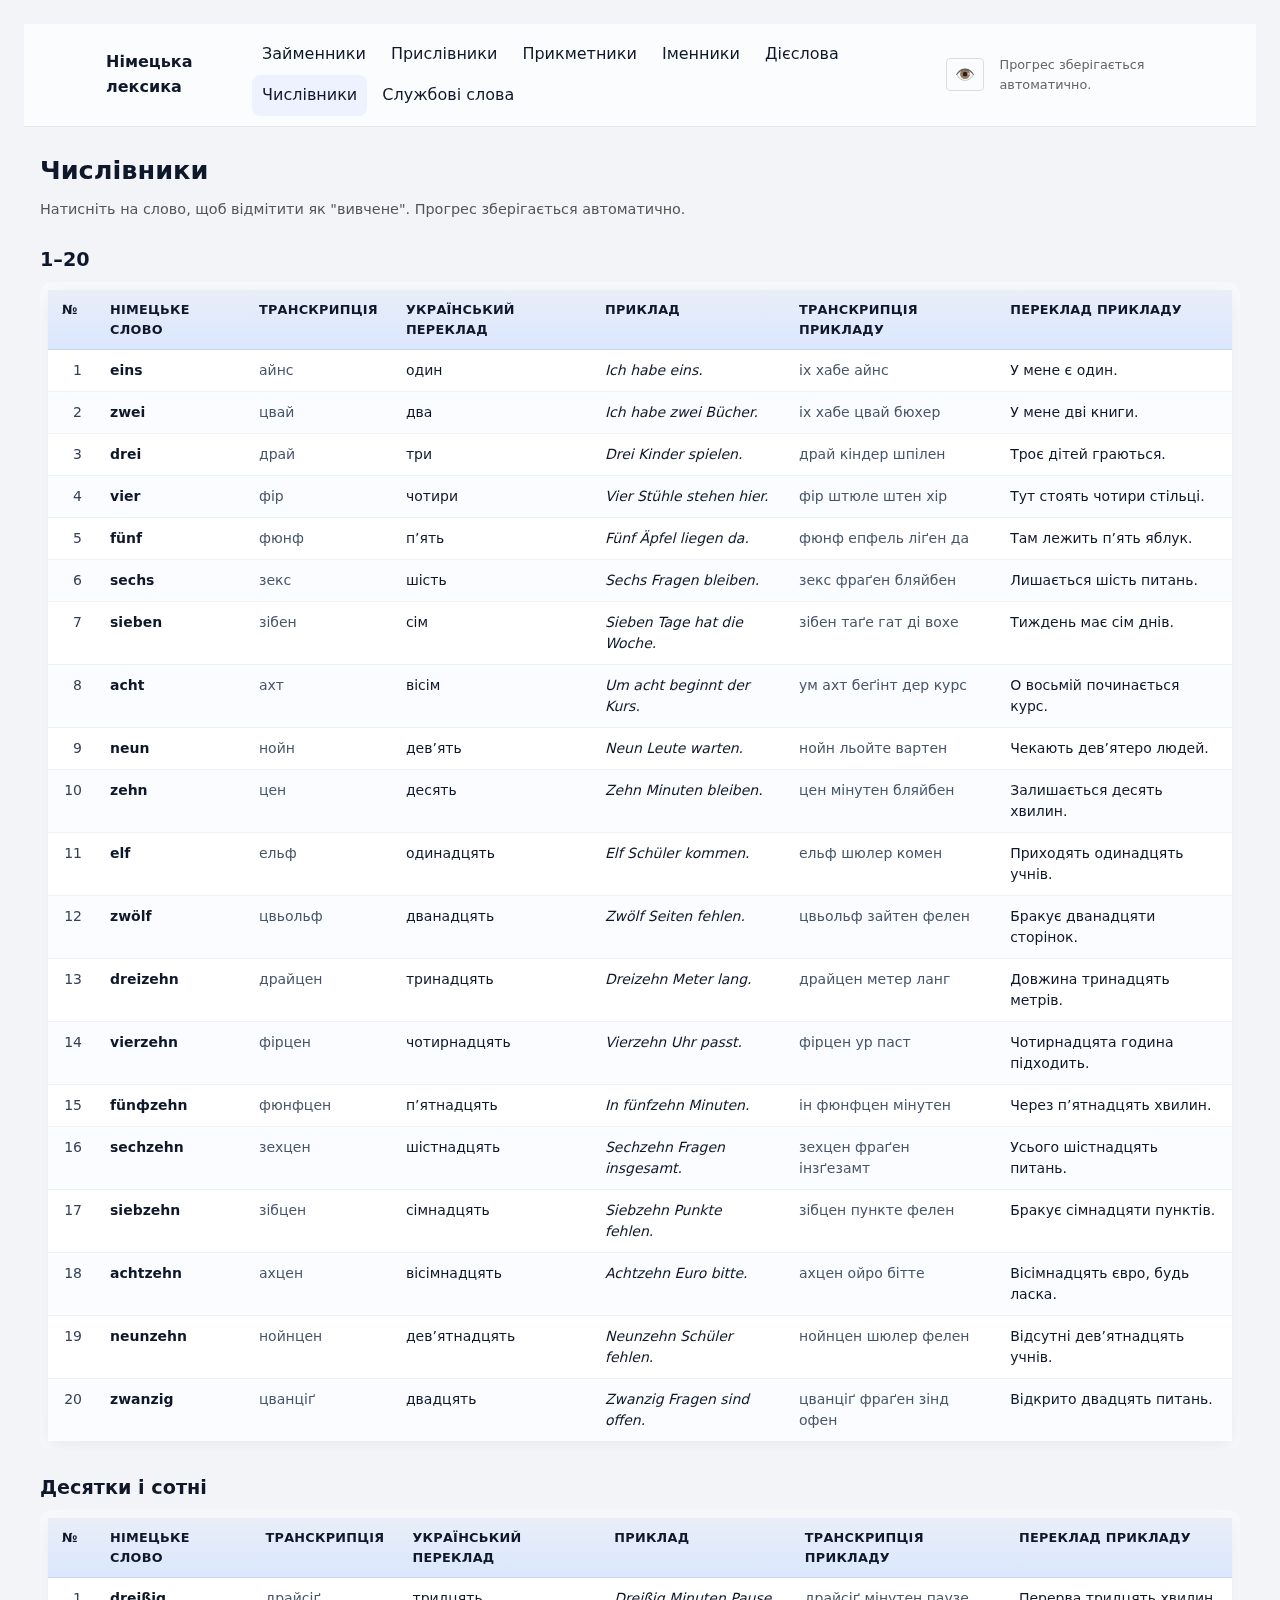
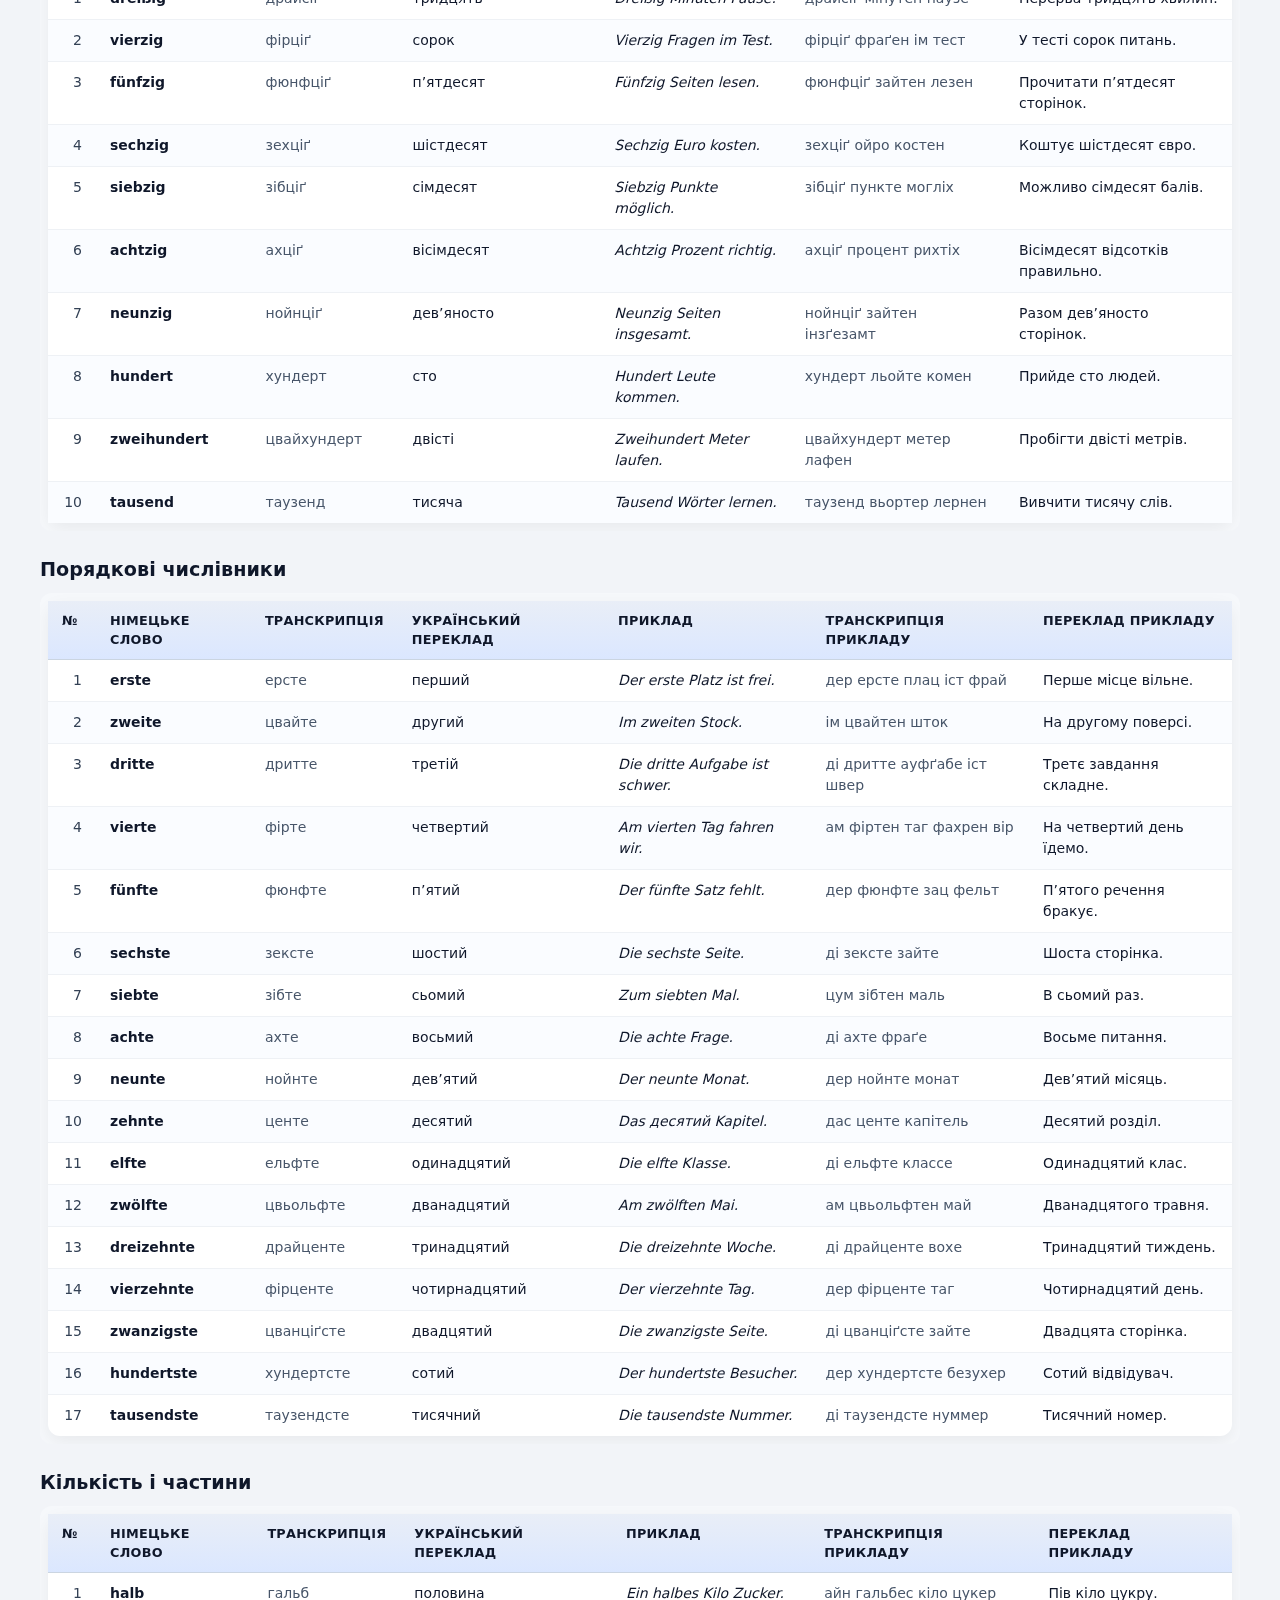
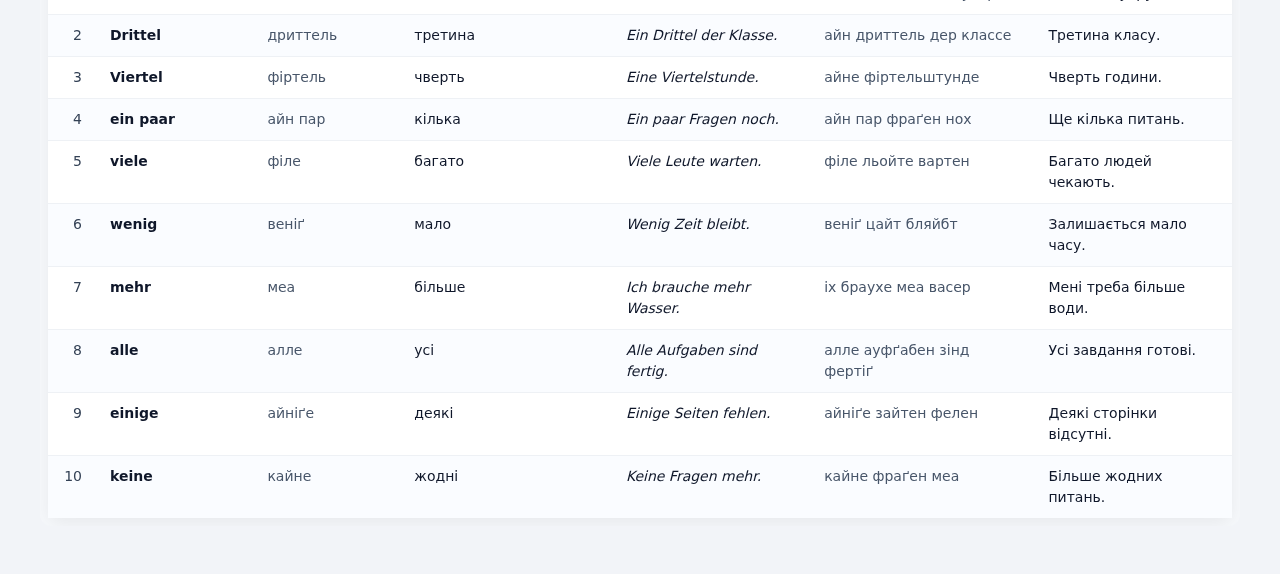
<file: numbers.html>
<!DOCTYPE html>
<html lang="uk">
<head>
  <meta charset="UTF-8" />
  <meta name="viewport" content="width=device-width, initial-scale=1.0"/>
  <title>Німецькі числівники</title>
  <link rel="stylesheet" href="assets/css/style.css">
</head>
<body>
  <header class="topbar">
    <div class="topbar-inner">
      <div class="brand">Німецька лексика</div>
      <nav>
        <a href="pronouns.html">Займенники</a>
        <a href="adverbs.html">Прислівники</a>
        <a href="adjectives.html">Прикметники</a>
        <a href="nouns.html">Іменники</a>
        <a href="verbs.html">Дієслова</a>
        <a href="numbers.html" class="active">Числівники</a>
        <a href="function_words.html">Службові слова</a>
      </nav>
      <div class="header-controls">
        <button id="toggleHide" class="icon-btn" title="Приховати/Показати вивчені слова">👁️</button>
        <span id="status" class="status-text"></span>
      </div>
    </div>
  </header>

  <main>
    <h1>Числівники</h1>
    
    <div class="hint">
      Натисніть на слово, щоб відмітити як "вивчене". Прогрес зберігається автоматично.
    </div>

    <h2>1–20</h2>
    <div class="table-wrap">
      <table class="word-table">
        <thead>
          <tr>
            <th>№</th><th>Німецьке слово</th><th>Транскрипція</th>
            <th>Український переклад</th><th>Приклад</th><th>Транскрипція прикладу</th><th>Переклад прикладу</th>
          </tr>
        </thead>
        <tbody>
          <tr><td>1</td><td class="word">eins</td><td>айнс</td><td>один</td><td>Ich habe eins.</td><td>іх хабе айнс</td><td>У мене є один.</td></tr>
          <tr><td>2</td><td class="word">zwei</td><td>цвай</td><td>два</td><td>Ich habe zwei Bücher.</td><td>іх хабе цвай бюхер</td><td>У мене дві книги.</td></tr>
          <tr><td>3</td><td class="word">drei</td><td>драй</td><td>три</td><td>Drei Kinder spielen.</td><td>драй кіндер шпілен</td><td>Троє дітей граються.</td></tr>
          <tr><td>4</td><td class="word">vier</td><td>фір</td><td>чотири</td><td>Vier Stühle stehen hier.</td><td>фір штюле штен хір</td><td>Тут стоять чотири стільці.</td></tr>
          <tr><td>5</td><td class="word">fünf</td><td>фюнф</td><td>п’ять</td><td>Fünf Äpfel liegen da.</td><td>фюнф епфель ліґен да</td><td>Там лежить п’ять яблук.</td></tr>
          <tr><td>6</td><td class="word">sechs</td><td>зекс</td><td>шість</td><td>Sechs Fragen bleiben.</td><td>зекс фраґен бляйбен</td><td>Лишається шість питань.</td></tr>
          <tr><td>7</td><td class="word">sieben</td><td>зібен</td><td>сім</td><td>Sieben Tage hat die Woche.</td><td>зібен таґе гат ді вохе</td><td>Тиждень має сім днів.</td></tr>
          <tr><td>8</td><td class="word">acht</td><td>ахт</td><td>вісім</td><td>Um acht beginnt der Kurs.</td><td>ум ахт беґінт дер курс</td><td>О восьмій починається курс.</td></tr>
          <tr><td>9</td><td class="word">neun</td><td>нойн</td><td>дев’ять</td><td>Neun Leute warten.</td><td>нойн льойте вартен</td><td>Чекають дев’ятеро людей.</td></tr>
          <tr><td>10</td><td class="word">zehn</td><td>цен</td><td>десять</td><td>Zehn Minuten bleiben.</td><td>цен мінутен бляйбен</td><td>Залишається десять хвилин.</td></tr>
          <tr><td>11</td><td class="word">elf</td><td>ельф</td><td>одинадцять</td><td>Elf Schüler kommen.</td><td>ельф шюлер комен</td><td>Приходять одинадцять учнів.</td></tr>
          <tr><td>12</td><td class="word">zwölf</td><td>цвьольф</td><td>дванадцять</td><td>Zwölf Seiten fehlen.</td><td>цвьольф зайтен фелен</td><td>Бракує дванадцяти сторінок.</td></tr>
          <tr><td>13</td><td class="word">dreizehn</td><td>драйцен</td><td>тринадцять</td><td>Dreizehn Meter lang.</td><td>драйцен метер ланг</td><td>Довжина тринадцять метрів.</td></tr>
          <tr><td>14</td><td class="word">vierzehn</td><td>фірцен</td><td>чотирнадцять</td><td>Vierzehn Uhr passt.</td><td>фірцен ур паст</td><td>Чотирнадцята година підходить.</td></tr>
          <tr><td>15</td><td class="word">fünфzehn</td><td>фюнфцен</td><td>п’ятнадцять</td><td>In fünfzehn Minuten.</td><td>ін фюнфцен мінутен</td><td>Через п’ятнадцять хвилин.</td></tr>
          <tr><td>16</td><td class="word">sechzehn</td><td>зехцен</td><td>шістнадцять</td><td>Sechzehn Fragen insgesamt.</td><td>зехцен фраґен інзґезамт</td><td>Усього шістнадцять питань.</td></tr>
          <tr><td>17</td><td class="word">siebzehn</td><td>зібцен</td><td>сімнадцять</td><td>Siebzehn Punkte fehlen.</td><td>зібцен пункте фелен</td><td>Бракує сімнадцяти пунктів.</td></tr>
          <tr><td>18</td><td class="word">achtzehn</td><td>ахцен</td><td>вісімнадцять</td><td>Achtzehn Euro bitte.</td><td>ахцен ойро бітте</td><td>Вісімнадцять євро, будь ласка.</td></tr>
          <tr><td>19</td><td class="word">neunzehn</td><td>нойнцен</td><td>дев’ятнадцять</td><td>Neunzehn Schüler fehlen.</td><td>нойнцен шюлер фелен</td><td>Відсутні дев’ятнадцять учнів.</td></tr>
          <tr><td>20</td><td class="word">zwanzig</td><td>цванціґ</td><td>двадцять</td><td>Zwanzig Fragen sind offen.</td><td>цванціґ фраґен зінд офен</td><td>Відкрито двадцять питань.</td></tr>
        </tbody>
      </table>
    </div>

    <h2>Десятки і сотні</h2>
    <div class="table-wrap">
      <table class="word-table">
        <thead>
          <tr>
            <th>№</th><th>Німецьке слово</th><th>Транскрипція</th>
            <th>Український переклад</th><th>Приклад</th><th>Транскрипція прикладу</th><th>Переклад прикладу</th>
          </tr>
        </thead>
        <tbody>
          <tr><td>1</td><td class="word">dreißig</td><td>драйсіґ</td><td>тридцять</td><td>Dreißig Minuten Pause.</td><td>драйсіґ мінутен паузе</td><td>Перерва тридцять хвилин.</td></tr>
          <tr><td>2</td><td class="word">vierzig</td><td>фірціґ</td><td>сорок</td><td>Vierzig Fragen im Test.</td><td>фірціґ фраґен ім тест</td><td>У тесті сорок питань.</td></tr>
          <tr><td>3</td><td class="word">fünfzig</td><td>фюнфціґ</td><td>п’ятдесят</td><td>Fünfzig Seiten lesen.</td><td>фюнфціґ зайтен лезен</td><td>Прочитати п’ятдесят сторінок.</td></tr>
          <tr><td>4</td><td class="word">sechzig</td><td>зехціґ</td><td>шістдесят</td><td>Sechzig Euro kosten.</td><td>зехціґ ойро костен</td><td>Коштує шістдесят євро.</td></tr>
          <tr><td>5</td><td class="word">siebzig</td><td>зібціґ</td><td>сімдесят</td><td>Siebzig Punkte möglich.</td><td>зібціґ пункте могліх</td><td>Можливо сімдесят балів.</td></tr>
          <tr><td>6</td><td class="word">achtzig</td><td>ахціґ</td><td>вісімдесят</td><td>Achtzig Prozent richtig.</td><td>ахціґ процент рихтіх</td><td>Вісімдесят відсотків правильно.</td></tr>
          <tr><td>7</td><td class="word">neunzig</td><td>нойнціґ</td><td>дев’яносто</td><td>Neunzig Seiten insgesamt.</td><td>нойнціґ зайтен інзґезамт</td><td>Разом дев’яносто сторінок.</td></tr>
          <tr><td>8</td><td class="word">hundert</td><td>хундерт</td><td>сто</td><td>Hundert Leute kommen.</td><td>хундерт льойте комен</td><td>Прийде сто людей.</td></tr>
          <tr><td>9</td><td class="word">zweihundert</td><td>цвайхундерт</td><td>двісті</td><td>Zweihundert Meter laufen.</td><td>цвайхундерт метер лафен</td><td>Пробігти двісті метрів.</td></tr>
          <tr><td>10</td><td class="word">tausend</td><td>таузенд</td><td>тисяча</td><td>Tausend Wörter lernen.</td><td>таузенд вьортер лернен</td><td>Вивчити тисячу слів.</td></tr>
        </tbody>
      </table>
    </div>

    <h2>Порядкові числівники</h2>
    <div class="table-wrap">
      <table class="word-table">
        <thead>
          <tr>
            <th>№</th><th>Німецьке слово</th><th>Транскрипція</th>
            <th>Український переклад</th><th>Приклад</th><th>Транскрипція прикладу</th><th>Переклад прикладу</th>
          </tr>
        </thead>
        <tbody>
          <tr><td>1</td><td class="word">erste</td><td>ерсте</td><td>перший</td><td>Der erste Platz ist frei.</td><td>дер ерсте плац іст фрай</td><td>Перше місце вільне.</td></tr>
          <tr><td>2</td><td class="word">zweite</td><td>цвайте</td><td>другий</td><td>Im zweiten Stock.</td><td>ім цвайтен шток</td><td>На другому поверсі.</td></tr>
          <tr><td>3</td><td class="word">dritte</td><td>дритте</td><td>третій</td><td>Die dritte Aufgabe ist schwer.</td><td>ді дритте ауфґабе іст швер</td><td>Третє завдання складне.</td></tr>
          <tr><td>4</td><td class="word">vierte</td><td>фірте</td><td>четвертий</td><td>Am vierten Tag fahren wir.</td><td>ам фіртен таг фахрен вір</td><td>На четвертий день їдемо.</td></tr>
          <tr><td>5</td><td class="word">fünfte</td><td>фюнфте</td><td>п’ятий</td><td>Der fünfte Satz fehlt.</td><td>дер фюнфте зац фельт</td><td>П’ятого речення бракує.</td></tr>
          <tr><td>6</td><td class="word">sechste</td><td>зексте</td><td>шостий</td><td>Die sechste Seite.</td><td>ді зексте зайте</td><td>Шоста сторінка.</td></tr>
          <tr><td>7</td><td class="word">siebte</td><td>зібте</td><td>сьомий</td><td>Zum siebten Mal.</td><td>цум зібтен маль</td><td>В сьомий раз.</td></tr>
          <tr><td>8</td><td class="word">achte</td><td>ахте</td><td>восьмий</td><td>Die achte Frage.</td><td>ді ахте фраґе</td><td>Восьме питання.</td></tr>
          <tr><td>9</td><td class="word">neunte</td><td>нойнте</td><td>дев’ятий</td><td>Der neunte Monat.</td><td>дер нойнте монат</td><td>Дев’ятий місяць.</td></tr>
          <tr><td>10</td><td class="word">zehnte</td><td>центе</td><td>десятий</td><td>Das десятий Kapitel.</td><td>дас центе капітель</td><td>Десятий розділ.</td></tr>
          <tr><td>11</td><td class="word">elfte</td><td>ельфте</td><td>одинадцятий</td><td>Die elfte Klasse.</td><td>ді ельфте классе</td><td>Одинадцятий клас.</td></tr>
          <tr><td>12</td><td class="word">zwölfte</td><td>цвьольфте</td><td>дванадцятий</td><td>Am zwölften Mai.</td><td>ам цвьольфтен май</td><td>Дванадцятого травня.</td></tr>
          <tr><td>13</td><td class="word">dreizehnte</td><td>драйценте</td><td>тринадцятий</td><td>Die dreizehnte Woche.</td><td>ді драйценте вохе</td><td>Тринадцятий тиждень.</td></tr>
          <tr><td>14</td><td class="word">vierzehnte</td><td>фірценте</td><td>чотирнадцятий</td><td>Der vierzehnte Tag.</td><td>дер фірценте таг</td><td>Чотирнадцятий день.</td></tr>
          <tr><td>15</td><td class="word">zwanzigste</td><td>цванціґсте</td><td>двадцятий</td><td>Die zwanzigste Seite.</td><td>ді цванціґсте зайте</td><td>Двадцята сторінка.</td></tr>
          <tr><td>16</td><td class="word">hundertste</td><td>хундертсте</td><td>сотий</td><td>Der hundertste Besucher.</td><td>дер хундертсте безухер</td><td>Сотий відвідувач.</td></tr>
          <tr><td>17</td><td class="word">tausendste</td><td>таузендсте</td><td>тисячний</td><td>Die tausendste Nummer.</td><td>ді таузендсте нуммер</td><td>Тисячний номер.</td></tr>
        </tbody>
      </table>
    </div>

    <h2>Кількість і частини</h2>
    <div class="table-wrap">
      <table class="word-table">
        <thead>
          <tr>
            <th>№</th><th>Німецьке слово</th><th>Транскрипція</th>
            <th>Український переклад</th><th>Приклад</th><th>Транскрипція прикладу</th><th>Переклад прикладу</th>
          </tr>
        </thead>
        <tbody>
          <tr><td>1</td><td class="word">halb</td><td>гальб</td><td>половина</td><td>Ein halbes Kilo Zucker.</td><td>айн гальбес кіло цукер</td><td>Пів кіло цукру.</td></tr>
          <tr><td>2</td><td class="word">Drittel</td><td>дриттель</td><td>третина</td><td>Ein Drittel der Klasse.</td><td>айн дриттель дер классе</td><td>Третина класу.</td></tr>
          <tr><td>3</td><td class="word">Viertel</td><td>фіртель</td><td>чверть</td><td>Eine Viertelstunde.</td><td>айне фіртельштунде</td><td>Чверть години.</td></tr>
          <tr><td>4</td><td class="word">ein paar</td><td>айн пар</td><td>кілька</td><td>Ein paar Fragen noch.</td><td>айн пар фраґен нох</td><td>Ще кілька питань.</td></tr>
          <tr><td>5</td><td class="word">viele</td><td>філе</td><td>багато</td><td>Viele Leute warten.</td><td>філе льойте вартен</td><td>Багато людей чекають.</td></tr>
          <tr><td>6</td><td class="word">wenig</td><td>веніґ</td><td>мало</td><td>Wenig Zeit bleibt.</td><td>веніґ цайт бляйбт</td><td>Залишається мало часу.</td></tr>
          <tr><td>7</td><td class="word">mehr</td><td>меа</td><td>більше</td><td>Ich brauche mehr Wasser.</td><td>іх браухе меа васер</td><td>Мені треба більше води.</td></tr>
          <tr><td>8</td><td class="word">alle</td><td>алле</td><td>усі</td><td>Alle Aufgaben sind fertig.</td><td>алле ауфґабен зінд фертіґ</td><td>Усі завдання готові.</td></tr>
          <tr><td>9</td><td class="word">einige</td><td>айніґе</td><td>деякі</td><td>Einige Seiten fehlen.</td><td>айніґе зайтен фелен</td><td>Деякі сторінки відсутні.</td></tr>
          <tr><td>10</td><td class="word">keine</td><td>кайне</td><td>жодні</td><td>Keine Fragen mehr.</td><td>кайне фраґен меа</td><td>Більше жодних питань.</td></tr>
        </tbody>
      </table>
    </div>
  </main>

  <script src="assets/js/progress.js" data-page-id="numbers"></script>
</body>
</html>
</file>
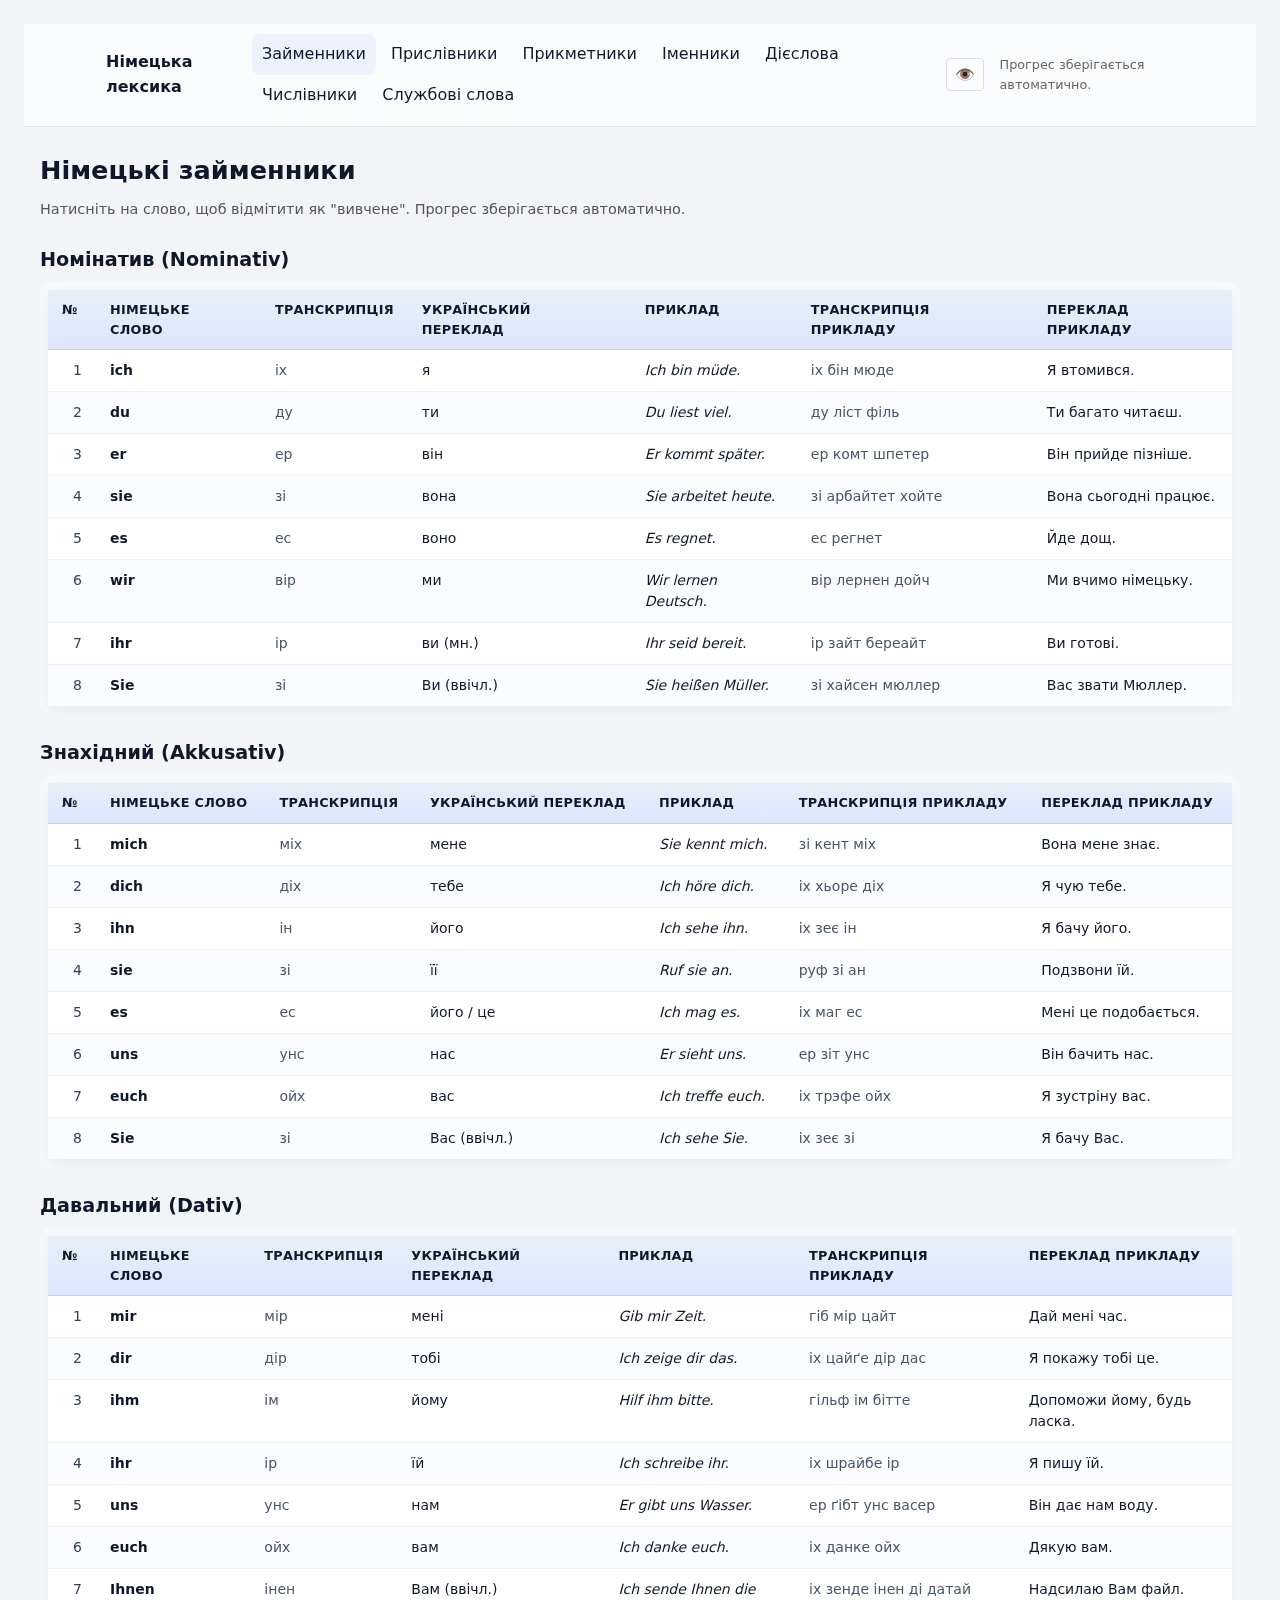
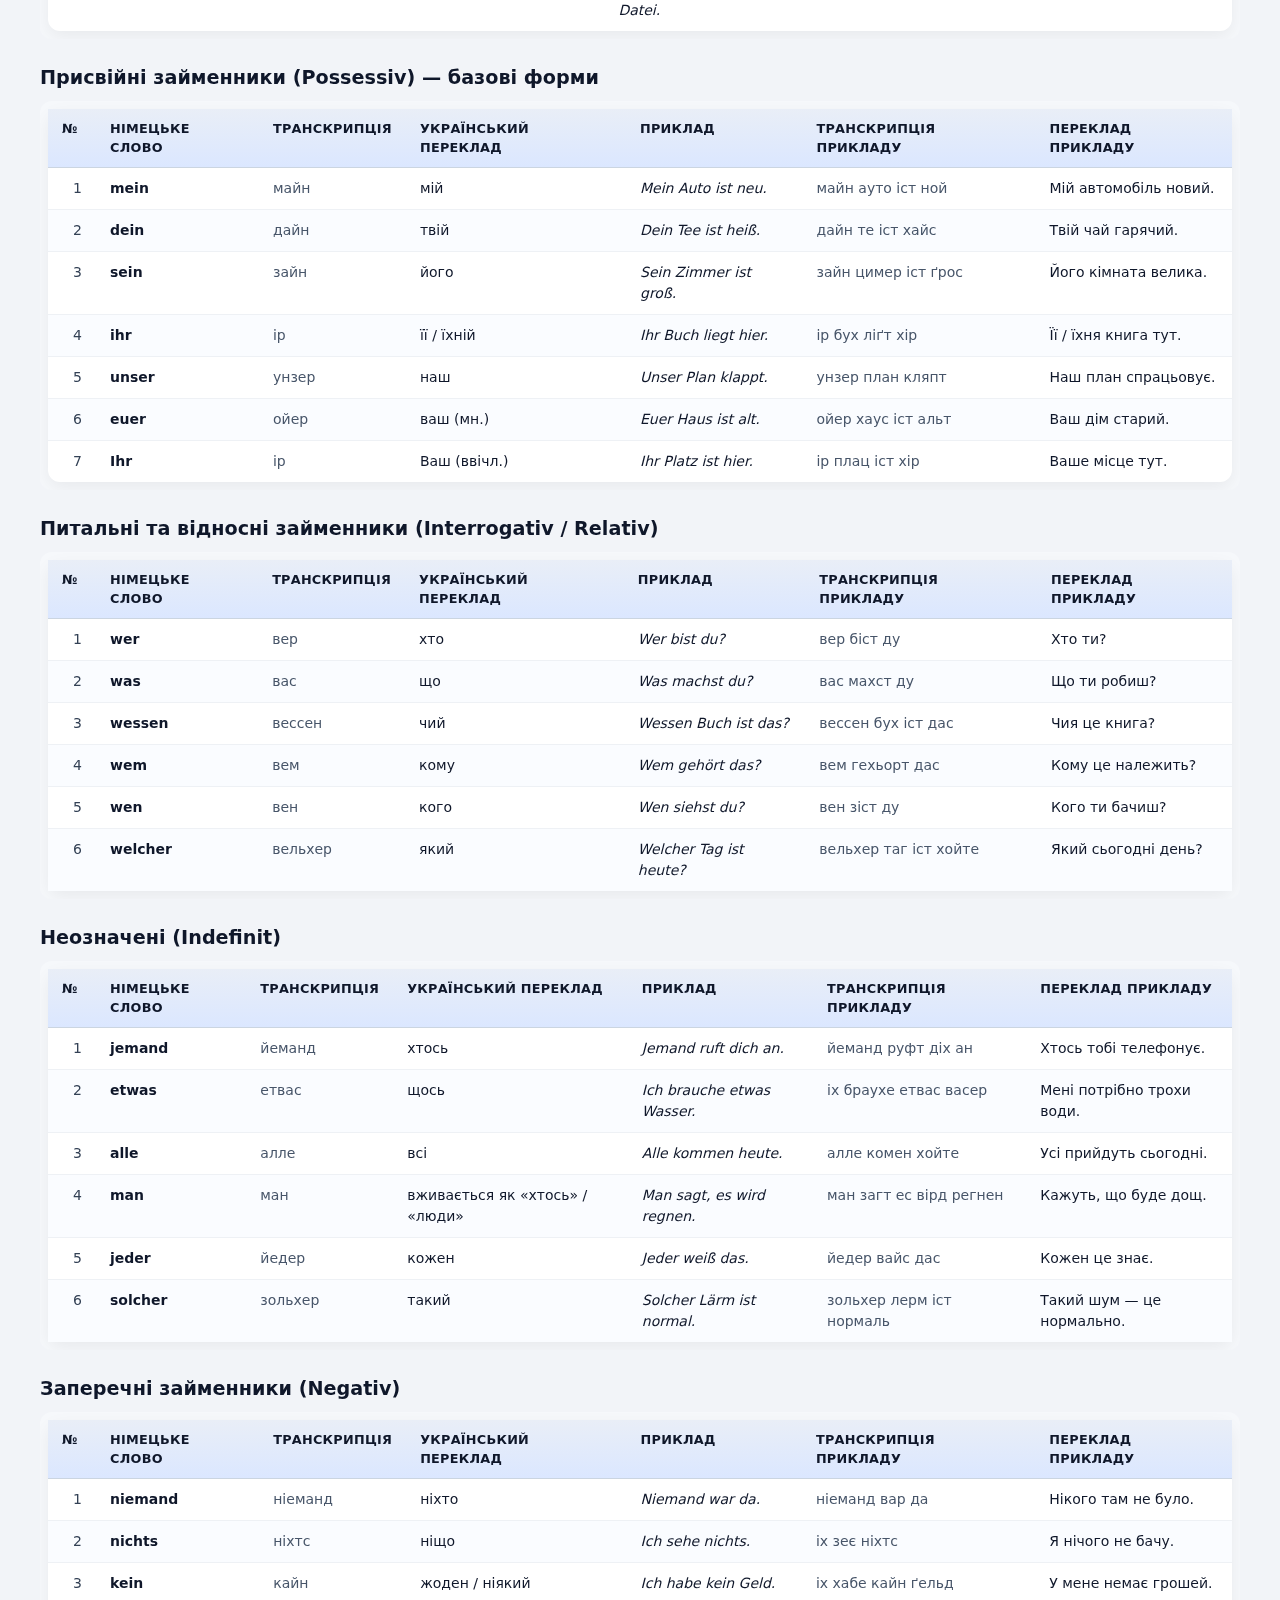
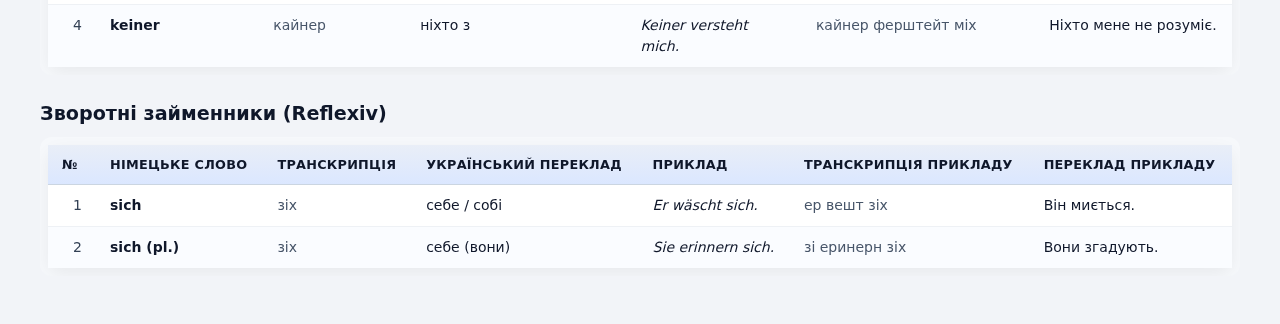
<file: pronouns.html>
<!DOCTYPE html>
<html lang="uk">
<head>
  <meta charset="UTF-8" />
  <meta name="viewport" content="width=device-width, initial-scale=1.0"/>
  <title>Німецькі займенники — таблиці за відмінками</title>
  <link rel="stylesheet" href="assets/css/style.css">

</head>
<body>
  <header class="topbar">
    <div class="topbar-inner">
      <div class="brand">Німецька лексика</div>
      <nav>
        <a href="pronouns.html" class="active">Займенники</a>
        <a href="adverbs.html">Прислівники</a>
        <a href="adjectives.html">Прикметники</a>
        <a href="nouns.html">Іменники</a>
        <a href="verbs.html">Дієслова</a>
        <a href="numbers.html">Числівники</a>
        <a href="function_words.html">Службові слова</a>
      </nav>
      <div class="header-controls">
        <button id="toggleHide" class="icon-btn" title="Приховати/Показати вивчені слова">👁️</button>
        <span id="status" class="status-text"></span>
      </div>
    </div>
  </header>
  <main>
    <h1>Німецькі займенники</h1>
    
    <div class="hint">
      Натисніть на слово, щоб відмітити як "вивчене". Прогрес зберігається автоматично.
    </div>

    <h2>Номінатив (Nominativ)</h2>
    <div class="table-wrap">
      <table class="word-table">
        <thead>
          <tr>
            <th>№</th><th>Німецьке слово</th><th>Транскрипція</th>
            <th>Український переклад</th><th>Приклад</th><th>Транскрипція прикладу</th><th>Переклад прикладу</th>
          </tr>
        </thead>
        <tbody>
          <tr><td>1</td><td class="word">ich</td><td>іх</td><td>я</td><td>Ich bin müde.</td><td>іх бін мюде</td><td>Я втомився.</td></tr>
          <tr><td>2</td><td class="word">du</td><td>ду</td><td>ти</td><td>Du liest viel.</td><td>ду ліст філь</td><td>Ти багато читаєш.</td></tr>
          <tr><td>3</td><td class="word">er</td><td>ер</td><td>він</td><td>Er kommt später.</td><td>ер комт шпетер</td><td>Він прийде пізніше.</td></tr>
          <tr><td>4</td><td class="word">sie</td><td>зі</td><td>вона</td><td>Sie arbeitet heute.</td><td>зі арбайтет хойте</td><td>Вона сьогодні працює.</td></tr>
          <tr><td>5</td><td class="word">es</td><td>ес</td><td>воно</td><td>Es regnet.</td><td>ес регнет</td><td>Йде дощ.</td></tr>
          <tr><td>6</td><td class="word">wir</td><td>вір</td><td>ми</td><td>Wir lernen Deutsch.</td><td>вір лернен дойч</td><td>Ми вчимо німецьку.</td></tr>
          <tr><td>7</td><td class="word">ihr</td><td>ір</td><td>ви (мн.)</td><td>Ihr seid bereit.</td><td>ір зайт береайт</td><td>Ви готові.</td></tr>
          <tr><td>8</td><td class="word">Sie</td><td>зі</td><td>Ви (ввічл.)</td><td>Sie heißen Müller.</td><td>зі хайсен мюллер</td><td>Вас звати Мюллер.</td></tr>
        </tbody>
      </table>
    </div>

    <h2>Знахідний (Akkusativ)</h2>
    <div class="table-wrap">
      <table class="word-table">
        <thead>
          <tr>
            <th>№</th><th>Німецьке слово</th><th>Транскрипція</th>
            <th>Український переклад</th><th>Приклад</th><th>Транскрипція прикладу</th><th>Переклад прикладу</th>
          </tr>
        </thead>
        <tbody>
          <tr><td>1</td><td class="word">mich</td><td>міх</td><td>мене</td><td>Sie kennt mich.</td><td>зі кент міх</td><td>Вона мене знає.</td></tr>
          <tr><td>2</td><td class="word">dich</td><td>діх</td><td>тебе</td><td>Ich höre dich.</td><td>іх хьоре діх</td><td>Я чую тебе.</td></tr>
          <tr><td>3</td><td class="word">ihn</td><td>ін</td><td>його</td><td>Ich sehe ihn.</td><td>іх зеє ін</td><td>Я бачу його.</td></tr>
          <tr><td>4</td><td class="word">sie</td><td>зі</td><td>її</td><td>Ruf sie an.</td><td>руф зі ан</td><td>Подзвони їй.</td></tr>
          <tr><td>5</td><td class="word">es</td><td>ес</td><td>його / це</td><td>Ich mag es.</td><td>іх маг ес</td><td>Мені це подобається.</td></tr>
          <tr><td>6</td><td class="word">uns</td><td>унс</td><td>нас</td><td>Er sieht uns.</td><td>ер зіт унс</td><td>Він бачить нас.</td></tr>
          <tr><td>7</td><td class="word">euch</td><td>ойх</td><td>вас</td><td>Ich treffe euch.</td><td>іх трэфе ойх</td><td>Я зустріну вас.</td></tr>
          <tr><td>8</td><td class="word">Sie</td><td>зі</td><td>Вас (ввічл.)</td><td>Ich sehe Sie.</td><td>іх зеє зі</td><td>Я бачу Вас.</td></tr>
        </tbody>
      </table>
    </div>

    <h2>Давальний (Dativ)</h2>
    <div class="table-wrap">
      <table class="word-table">
        <thead>
          <tr>
            <th>№</th><th>Німецьке слово</th><th>Транскрипція</th>
            <th>Український переклад</th><th>Приклад</th><th>Транскрипція прикладу</th><th>Переклад прикладу</th>
          </tr>
        </thead>
        <tbody>
          <tr><td>1</td><td class="word">mir</td><td>мір</td><td>мені</td><td>Gib mir Zeit.</td><td>гіб мір цайт</td><td>Дай мені час.</td></tr>
          <tr><td>2</td><td class="word">dir</td><td>дір</td><td>тобі</td><td>Ich zeige dir das.</td><td>іх цайґе дір дас</td><td>Я покажу тобі це.</td></tr>
          <tr><td>3</td><td class="word">ihm</td><td>ім</td><td>йому</td><td>Hilf ihm bitte.</td><td>гільф ім бітте</td><td>Допоможи йому, будь ласка.</td></tr>
          <tr><td>4</td><td class="word">ihr</td><td>ір</td><td>їй</td><td>Ich schreibe ihr.</td><td>іх шрайбе ір</td><td>Я пишу їй.</td></tr>
          <tr><td>5</td><td class="word">uns</td><td>унс</td><td>нам</td><td>Er gibt uns Wasser.</td><td>ер ґібт унс васер</td><td>Він дає нам воду.</td></tr>
          <tr><td>6</td><td class="word">euch</td><td>ойх</td><td>вам</td><td>Ich danke euch.</td><td>іх данке ойх</td><td>Дякую вам.</td></tr>
          <tr><td>7</td><td class="word">Ihnen</td><td>інен</td><td>Вам (ввічл.)</td><td>Ich sende Ihnen die Datei.</td><td>іх зенде інен ді датай</td><td>Надсилаю Вам файл.</td></tr>
        </tbody>
      </table>
    </div>

    <h2>Присвійні займенники (Possessiv) — базові форми</h2>
    <div class="table-wrap">
      <table class="word-table">
        <thead>
          <tr>
            <th>№</th><th>Німецьке слово</th><th>Транскрипція</th>
            <th>Український переклад</th><th>Приклад</th><th>Транскрипція прикладу</th><th>Переклад прикладу</th>
          </tr>
        </thead>
        <tbody>
          <tr><td>1</td><td class="word">mein</td><td>майн</td><td>мій</td><td>Mein Auto ist neu.</td><td>майн ауто іст ной</td><td>Мій автомобіль новий.</td></tr>
          <tr><td>2</td><td class="word">dein</td><td>дайн</td><td>твій</td><td>Dein Tee ist heiß.</td><td>дайн те іст хайс</td><td>Твій чай гарячий.</td></tr>
          <tr><td>3</td><td class="word">sein</td><td>зайн</td><td>його</td><td>Sein Zimmer ist groß.</td><td>зайн цимер іст ґрос</td><td>Його кімната велика.</td></tr>
          <tr><td>4</td><td class="word">ihr</td><td>ір</td><td>її / їхній</td><td>Ihr Buch liegt hier.</td><td>ір бух ліґт хір</td><td>Її / їхня книга тут.</td></tr>
          <tr><td>5</td><td class="word">unser</td><td>унзер</td><td>наш</td><td>Unser Plan klappt.</td><td>унзер план кляпт</td><td>Наш план спрацьовує.</td></tr>
          <tr><td>6</td><td class="word">euer</td><td>ойер</td><td>ваш (мн.)</td><td>Euer Haus ist alt.</td><td>ойер хаус іст альт</td><td>Ваш дім старий.</td></tr>
          <tr><td>7</td><td class="word">Ihr</td><td>ір</td><td>Ваш (ввічл.)</td><td>Ihr Platz ist hier.</td><td>ір плац іст хір</td><td>Ваше місце тут.</td></tr>
        </tbody>
      </table>
    </div>

    <h2>Питальні та відносні займенники (Interrogativ / Relativ)</h2>
    <div class="table-wrap">
      <table class="word-table">
        <thead>
          <tr>
            <th>№</th><th>Німецьке слово</th><th>Транскрипція</th>
            <th>Український переклад</th><th>Приклад</th><th>Транскрипція прикладу</th><th>Переклад прикладу</th>
          </tr>
        </thead>
        <tbody>
          <tr><td>1</td><td class="word">wer</td><td>вер</td><td>хто</td><td>Wer bist du?</td><td>вер біст ду</td><td>Хто ти?</td></tr>
          <tr><td>2</td><td class="word">was</td><td>вас</td><td>що</td><td>Was machst du?</td><td>вас махст ду</td><td>Що ти робиш?</td></tr>
          <tr><td>3</td><td class="word">wessen</td><td>вессен</td><td>чий</td><td>Wessen Buch ist das?</td><td>вессен бух іст дас</td><td>Чия це книга?</td></tr>
          <tr><td>4</td><td class="word">wem</td><td>вем</td><td>кому</td><td>Wem gehört das?</td><td>вем гехьорт дас</td><td>Кому це належить?</td></tr>
          <tr><td>5</td><td class="word">wen</td><td>вен</td><td>кого</td><td>Wen siehst du?</td><td>вен зіст ду</td><td>Кого ти бачиш?</td></tr>
          <tr><td>6</td><td class="word">welcher</td><td>вельхер</td><td>який</td><td>Welcher Tag ist heute?</td><td>вельхер таг іст хойте</td><td>Який сьогодні день?</td></tr>
        </tbody>
      </table>
    </div>

    <h2>Неозначені (Indefinit)</h2>
    <div class="table-wrap">
      <table class="word-table">
        <thead>
          <tr>
            <th>№</th><th>Німецьке слово</th><th>Транскрипція</th>
            <th>Український переклад</th><th>Приклад</th><th>Транскрипція прикладу</th><th>Переклад прикладу</th>
          </tr>
        </thead>
        <tbody>
          <tr><td>1</td><td class="word">jemand</td><td>йеманд</td><td>хтось</td><td>Jemand ruft dich an.</td><td>йеманд руфт діх ан</td><td>Хтось тобі телефонує.</td></tr>
          <tr><td>2</td><td class="word">etwas</td><td>етвас</td><td>щось</td><td>Ich brauche etwas Wasser.</td><td>іх браухе етвас васер</td><td>Мені потрібно трохи води.</td></tr>
          <tr><td>3</td><td class="word">alle</td><td>алле</td><td>всі</td><td>Alle kommen heute.</td><td>алле комен хойте</td><td>Усі прийдуть сьогодні.</td></tr>
          <tr><td>4</td><td class="word">man</td><td>ман</td><td>вживається як «хтось» / «люди»</td><td>Man sagt, es wird regnen.</td><td>ман загт ес вірд регнен</td><td>Кажуть, що буде дощ.</td></tr>
          <tr><td>5</td><td class="word">jeder</td><td>йедер</td><td>кожен</td><td>Jeder weiß das.</td><td>йедер вайс дас</td><td>Кожен це знає.</td></tr>
          <tr><td>6</td><td class="word">solcher</td><td>зольхер</td><td>такий</td><td>Solcher Lärm ist normal.</td><td>зольхер лерм іст нормаль</td><td>Такий шум — це нормально.</td></tr>
        </tbody>
      </table>
    </div>

    <h2>Заперечні займенники (Negativ)</h2>
    <div class="table-wrap">
      <table class="word-table">
        <thead>
          <tr>
            <th>№</th><th>Німецьке слово</th><th>Транскрипція</th>
            <th>Український переклад</th><th>Приклад</th><th>Транскрипція прикладу</th><th>Переклад прикладу</th>
          </tr>
        </thead>
        <tbody>
          <tr><td>1</td><td class="word">niemand</td><td>ніеманд</td><td>ніхто</td><td>Niemand war da.</td><td>ніеманд вар да</td><td>Нікого там не було.</td></tr>
          <tr><td>2</td><td class="word">nichts</td><td>ніхтс</td><td>ніщо</td><td>Ich sehe nichts.</td><td>іх зеє ніхтс</td><td>Я нічого не бачу.</td></tr>
          <tr><td>3</td><td class="word">kein</td><td>кайн</td><td>жоден / ніякий</td><td>Ich habe kein Geld.</td><td>іх хабе кайн ґельд</td><td>У мене немає грошей.</td></tr>
          <tr><td>4</td><td class="word">keiner</td><td>кайнер</td><td>ніхто з</td><td>Keiner versteht mich.</td><td>кайнер ферштейт міх</td><td>Ніхто мене не розуміє.</td></tr>
        </tbody>
      </table>
    </div>

    <h2>Зворотні займенники (Reflexiv)</h2>
    <div class="table-wrap">
      <table class="word-table">
        <thead>
          <tr>
            <th>№</th><th>Німецьке слово</th><th>Транскрипція</th>
            <th>Український переклад</th><th>Приклад</th><th>Транскрипція прикладу</th><th>Переклад прикладу</th>
          </tr>
        </thead>
        <tbody>
          <tr><td>1</td><td class="word">sich</td><td>зіх</td><td>себе / собі</td><td>Er wäscht sich.</td><td>ер вешт зіх</td><td>Він миється.</td></tr>
          <tr><td>2</td><td class="word">sich (pl.)</td><td>зіх</td><td>себе (вони)</td><td>Sie erinnern sich.</td><td>зі еринерн зіх</td><td>Вони згадують.</td></tr>
        </tbody>
      </table>
    </div>
  </main>

  <script src="assets/js/progress.js" data-page-id="pronouns"></script>
</body>
</html>
</file>
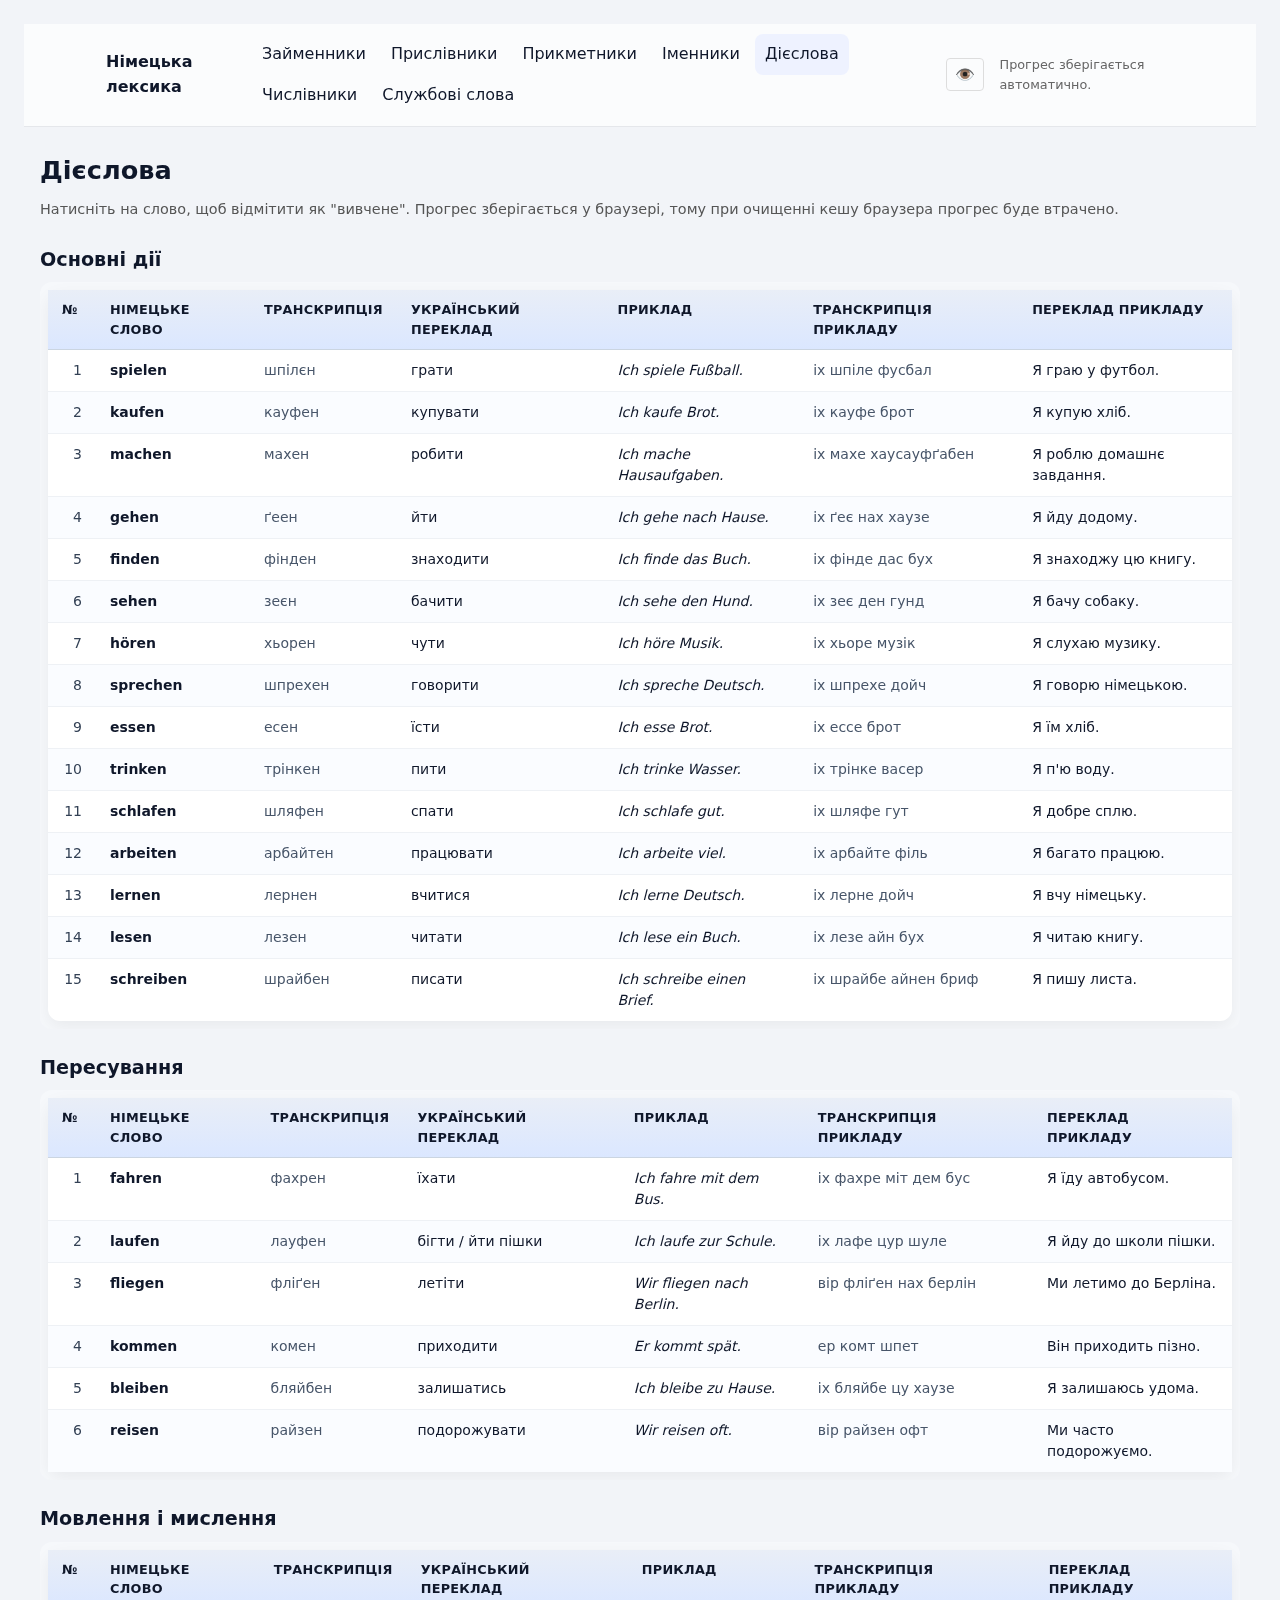
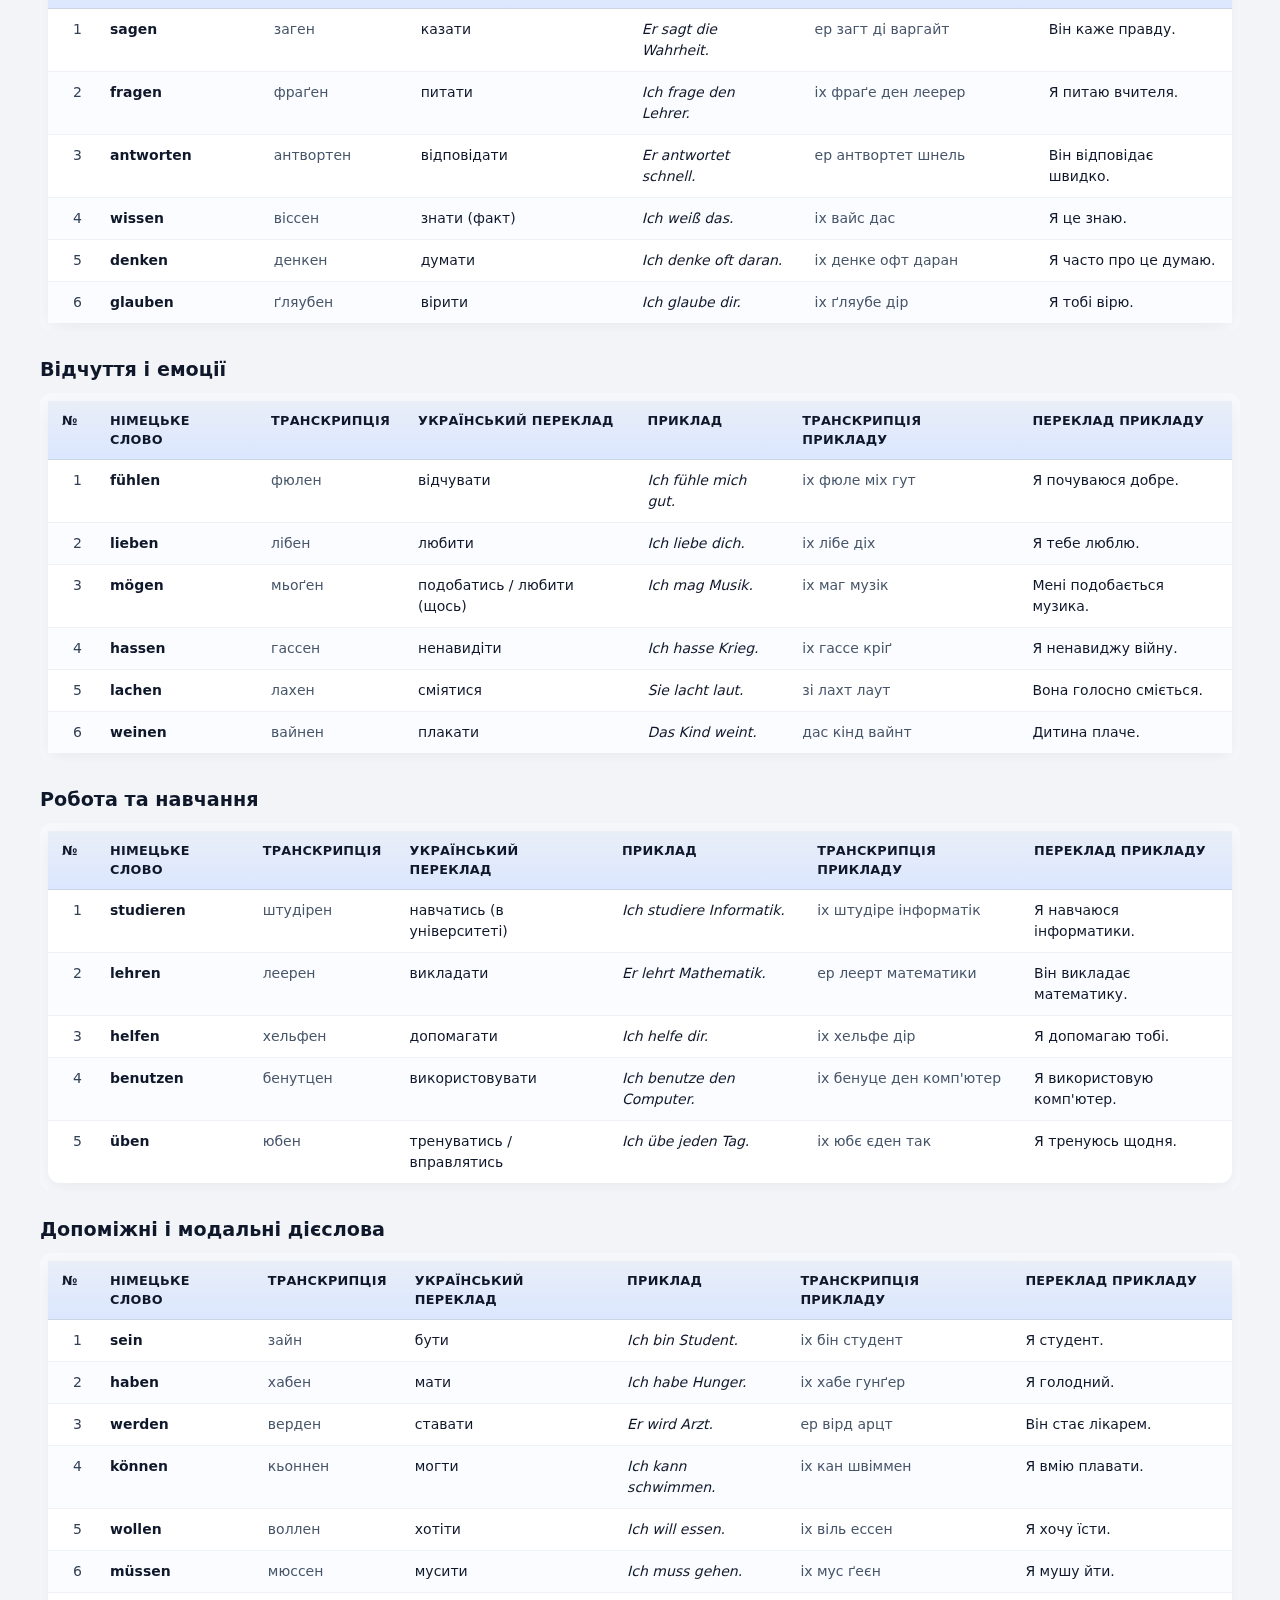
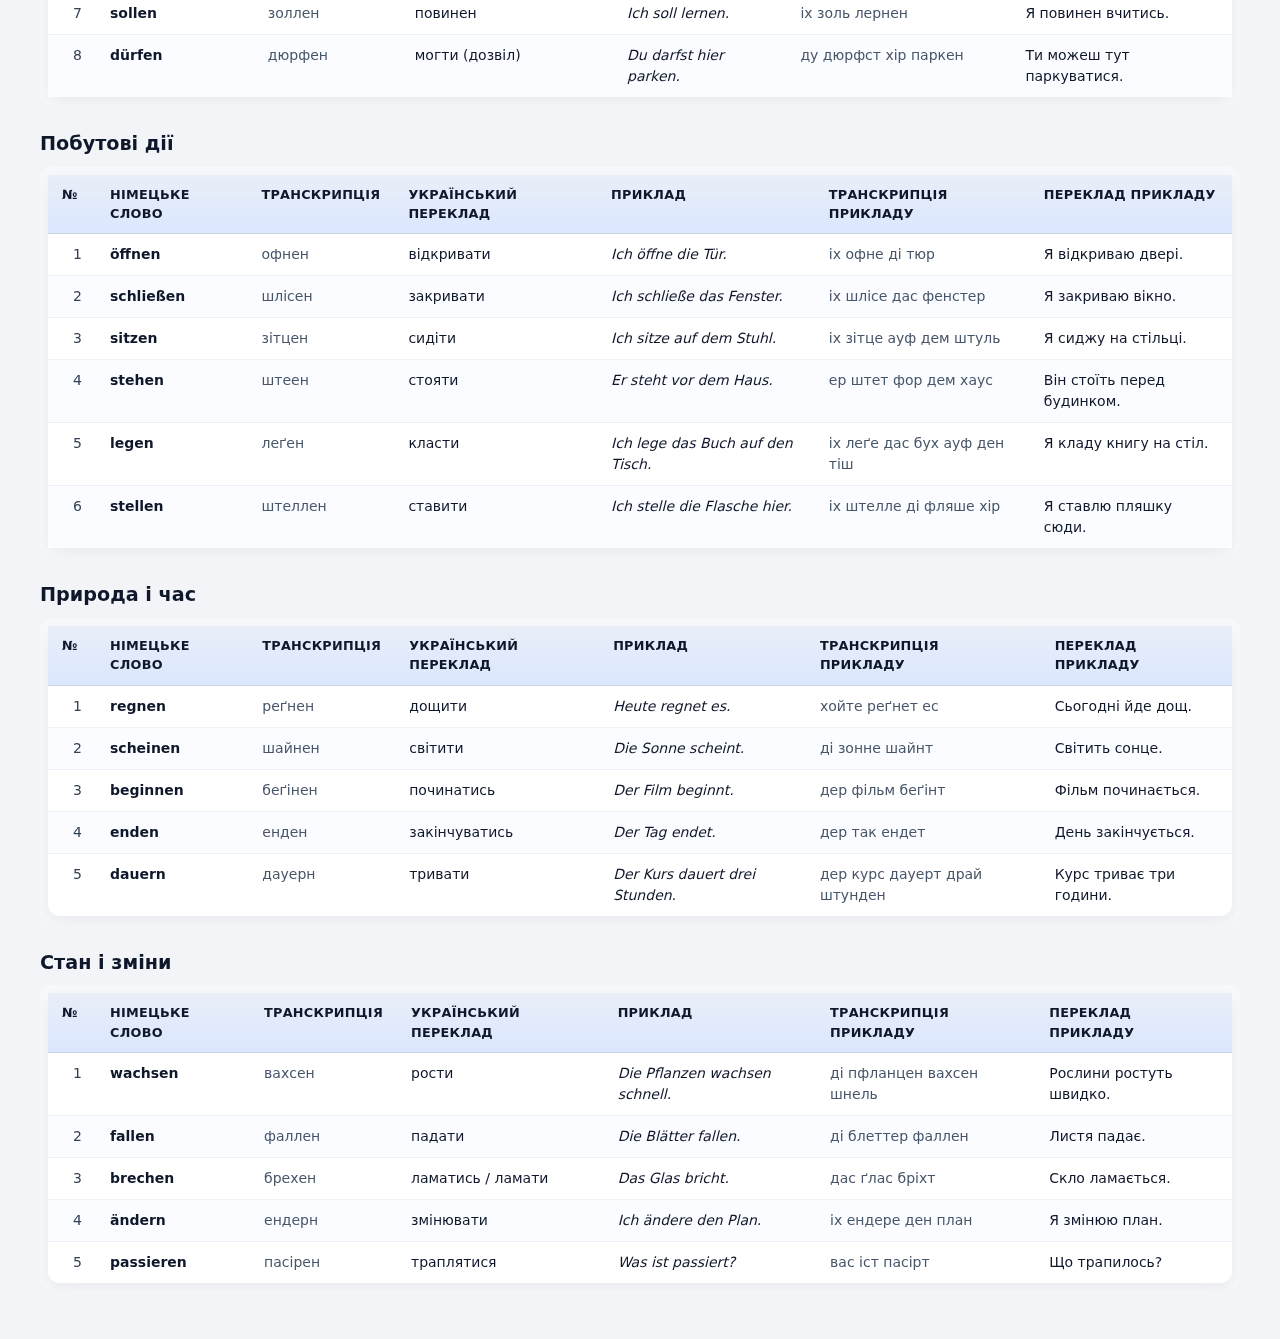
<file: verbs.html>
<!DOCTYPE html>
<html lang="uk">
<head>
  <meta charset="UTF-8" />
  <meta name="viewport" content="width=device-width, initial-scale=1.0"/>
  <title>Німецькі дієслова</title>
  <link rel="stylesheet" href="assets/css/style.css">
</head>
<body>
  <header class="topbar">
    <div class="topbar-inner">
      <div class="brand">Німецька лексика</div>
      <nav>
        <a href="pronouns.html">Займенники</a>
        <a href="adverbs.html">Прислівники</a>
        <a href="adjectives.html">Прикметники</a>
        <a href="nouns.html">Іменники</a>
        <a href="verbs.html" class="active">Дієслова</a>
        <a href="numbers.html">Числівники</a>
        <a href="function_words.html">Службові слова</a>
      </nav>
      <div class="header-controls">
        <button id="toggleHide" class="icon-btn" title="Приховати/Показати вивчені слова">👁️</button>
        <span id="status" class="status-text"></span>
      </div>
    </div>
  </header>

  <main>
    <h1>Дієслова</h1>
    
    <div class="hint">
      Натисніть на слово, щоб відмітити як "вивчене". Прогрес зберігається у браузері, тому при очищенні кешу браузера прогрес буде втрачено.
    </div>

    <h2>Основні дії</h2>
    <div class="table-wrap">
      <table class="word-table">
        <thead>
          <tr>
            <th>№</th><th>Німецьке слово</th><th>Транскрипція</th>
            <th>Український переклад</th><th>Приклад</th><th>Транскрипція прикладу</th><th>Переклад прикладу</th>
          </tr>
        </thead>
        <tbody>
          <tr><td>1</td><td class="word">spielen</td><td>шпілєн</td><td>грати</td><td>Ich spiele Fußball.</td><td>іх шпіле фусбал</td><td>Я граю у футбол.</td></tr>
          <tr><td>2</td><td class="word">kaufen</td><td>кауфен</td><td>купувати</td><td>Ich kaufe Brot.</td><td>іх кауфе брот</td><td>Я купую хліб.</td></tr>
          <tr><td>3</td><td class="word">machen</td><td>махен</td><td>робити</td><td>Ich mache Hausaufgaben.</td><td>іх махе хаусауфґабен</td><td>Я роблю домашнє завдання.</td></tr>
          <tr><td>4</td><td class="word">gehen</td><td>ґеен</td><td>йти</td><td>Ich gehe nach Hause.</td><td>іх ґеє нах хаузе</td><td>Я йду додому.</td></tr>
          <tr><td>5</td><td class="word">finden</td><td>фінден</td><td>знаходити</td><td>Ich finde das Buch.</td><td>іх фінде дас бух</td><td>Я знаходжу цю книгу.</td></tr>
          <tr><td>6</td><td class="word">sehen</td><td>зеєн</td><td>бачити</td><td>Ich sehe den Hund.</td><td>іх зеє ден гунд</td><td>Я бачу собаку.</td></tr>
          <tr><td>7</td><td class="word">hören</td><td>хьорен</td><td>чути</td><td>Ich höre Musik.</td><td>іх хьоре музік</td><td>Я слухаю музику.</td></tr>
          <tr><td>8</td><td class="word">sprechen</td><td>шпрехен</td><td>говорити</td><td>Ich spreche Deutsch.</td><td>іх шпрехе дойч</td><td>Я говорю німецькою.</td></tr>
          <tr><td>9</td><td class="word">essen</td><td>есен</td><td>їсти</td><td>Ich esse Brot.</td><td>іх ессе брот</td><td>Я їм хліб.</td></tr>
          <tr><td>10</td><td class="word">trinken</td><td>трінкен</td><td>пити</td><td>Ich trinke Wasser.</td><td>іх трінке васер</td><td>Я п'ю воду.</td></tr>
          <tr><td>11</td><td class="word">schlafen</td><td>шляфен</td><td>спати</td><td>Ich schlafe gut.</td><td>іх шляфе гут</td><td>Я добре сплю.</td></tr>
          <tr><td>12</td><td class="word">arbeiten</td><td>арбайтен</td><td>працювати</td><td>Ich arbeite viel.</td><td>іх арбайте філь</td><td>Я багато працюю.</td></tr>
          <tr><td>13</td><td class="word">lernen</td><td>лернен</td><td>вчитися</td><td>Ich lerne Deutsch.</td><td>іх лерне дойч</td><td>Я вчу німецьку.</td></tr>
          <tr><td>14</td><td class="word">lesen</td><td>лезен</td><td>читати</td><td>Ich lese ein Buch.</td><td>іх лезе айн бух</td><td>Я читаю книгу.</td></tr>
          <tr><td>15</td><td class="word">schreiben</td><td>шрайбен</td><td>писати</td><td>Ich schreibe einen Brief.</td><td>іх шрайбе айнен бриф</td><td>Я пишу листа.</td></tr>
        </tbody>
      </table>
    </div>

    <h2>Пересування</h2>
    <div class="table-wrap">
      <table class="word-table">
        <thead>
          <tr>
            <th>№</th><th>Німецьке слово</th><th>Транскрипція</th>
            <th>Український переклад</th><th>Приклад</th><th>Транскрипція прикладу</th><th>Переклад прикладу</th>
          </tr>
        </thead>
        <tbody>
          <tr><td>1</td><td class="word">fahren</td><td>фахрен</td><td>їхати</td><td>Ich fahre mit dem Bus.</td><td>іх фахре міт дем бус</td><td>Я їду автобусом.</td></tr>
          <tr><td>2</td><td class="word">laufen</td><td>лауфен</td><td>бігти / йти пішки</td><td>Ich laufe zur Schule.</td><td>іх лафе цур шуле</td><td>Я йду до школи пішки.</td></tr>
          <tr><td>3</td><td class="word">fliegen</td><td>фліґен</td><td>летіти</td><td>Wir fliegen nach Berlin.</td><td>вір фліґен нах берлін</td><td>Ми летимо до Берліна.</td></tr>
          <tr><td>4</td><td class="word">kommen</td><td>комен</td><td>приходити</td><td>Er kommt spät.</td><td>ер комт шпет</td><td>Він приходить пізно.</td></tr>
          <tr><td>5</td><td class="word">bleiben</td><td>бляйбен</td><td>залишатись</td><td>Ich bleibe zu Hause.</td><td>іх бляйбе цу хаузе</td><td>Я залишаюсь удома.</td></tr>
          <tr><td>6</td><td class="word">reisen</td><td>райзен</td><td>подорожувати</td><td>Wir reisen oft.</td><td>вір райзен офт</td><td>Ми часто подорожуємо.</td></tr>
        </tbody>
      </table>
    </div>

    <h2>Мовлення і мислення</h2>
    <div class="table-wrap">
      <table class="word-table">
        <thead>
          <tr>
            <th>№</th><th>Німецьке слово</th><th>Транскрипція</th>
            <th>Український переклад</th><th>Приклад</th><th>Транскрипція прикладу</th><th>Переклад прикладу</th>
          </tr>
        </thead>
        <tbody>
          <tr><td>1</td><td class="word">sagen</td><td>заген</td><td>казати</td><td>Er sagt die Wahrheit.</td><td>ер загт ді варгайт</td><td>Він каже правду.</td></tr>
          <tr><td>2</td><td class="word">fragen</td><td>фраґен</td><td>питати</td><td>Ich frage den Lehrer.</td><td>іх фраґе ден леерер</td><td>Я питаю вчителя.</td></tr>
          <tr><td>3</td><td class="word">antworten</td><td>антвортен</td><td>відповідати</td><td>Er antwortet schnell.</td><td>ер антвортет шнель</td><td>Він відповідає швидко.</td></tr>
          <tr><td>4</td><td class="word">wissen</td><td>віссен</td><td>знати (факт)</td><td>Ich weiß das.</td><td>іх вайс дас</td><td>Я це знаю.</td></tr>
          <tr><td>5</td><td class="word">denken</td><td>денкен</td><td>думати</td><td>Ich denke oft daran.</td><td>іх денке офт даран</td><td>Я часто про це думаю.</td></tr>
          <tr><td>6</td><td class="word">glauben</td><td>ґляубен</td><td>вірити</td><td>Ich glaube dir.</td><td>іх ґляубе дір</td><td>Я тобі вірю.</td></tr>
        </tbody>
      </table>
    </div>

    <h2>Відчуття і емоції</h2>
    <div class="table-wrap">
      <table class="word-table">
        <thead>
          <tr>
            <th>№</th><th>Німецьке слово</th><th>Транскрипція</th>
            <th>Український переклад</th><th>Приклад</th><th>Транскрипція прикладу</th><th>Переклад прикладу</th>
          </tr>
        </thead>
        <tbody>
          <tr><td>1</td><td class="word">fühlen</td><td>фюлен</td><td>відчувати</td><td>Ich fühle mich gut.</td><td>іх фюле міх гут</td><td>Я почуваюся добре.</td></tr>
          <tr><td>2</td><td class="word">lieben</td><td>лібен</td><td>любити</td><td>Ich liebe dich.</td><td>іх лібе діх</td><td>Я тебе люблю.</td></tr>
          <tr><td>3</td><td class="word">mögen</td><td>мьоґен</td><td>подобатись / любити (щось)</td><td>Ich mag Musik.</td><td>іх маг музік</td><td>Мені подобається музика.</td></tr>
          <tr><td>4</td><td class="word">hassen</td><td>гассен</td><td>ненавидіти</td><td>Ich hasse Krieg.</td><td>іх гассе кріґ</td><td>Я ненавиджу війну.</td></tr>
          <tr><td>5</td><td class="word">lachen</td><td>лахен</td><td>сміятися</td><td>Sie lacht laut.</td><td>зі лахт лаут</td><td>Вона голосно сміється.</td></tr>
          <tr><td>6</td><td class="word">weinen</td><td>вайнен</td><td>плакати</td><td>Das Kind weint.</td><td>дас кінд вайнт</td><td>Дитина плаче.</td></tr>
        </tbody>
      </table>
    </div>

    <h2>Робота та навчання</h2>
    <div class="table-wrap">
      <table class="word-table">
        <thead>
          <tr>
            <th>№</th><th>Німецьке слово</th><th>Транскрипція</th>
            <th>Український переклад</th><th>Приклад</th><th>Транскрипція прикладу</th><th>Переклад прикладу</th>
          </tr>
        </thead>
        <tbody>
          <tr><td>1</td><td class="word">studieren</td><td>штудірен</td><td>навчатись (в університеті)</td><td>Ich studiere Informatik.</td><td>іх штудіре інформатік</td><td>Я навчаюся інформатики.</td></tr>
          <tr><td>2</td><td class="word">lehren</td><td>леерен</td><td>викладати</td><td>Er lehrt Mathematik.</td><td>ер леерт математики</td><td>Він викладає математику.</td></tr>
          <tr><td>3</td><td class="word">helfen</td><td>хельфен</td><td>допомагати</td><td>Ich helfe dir.</td><td>іх хельфе дір</td><td>Я допомагаю тобі.</td></tr>
          <tr><td>4</td><td class="word">benutzen</td><td>бенутцен</td><td>використовувати</td><td>Ich benutze den Computer.</td><td>іх бенуце ден комп'ютер</td><td>Я використовую комп'ютер.</td></tr>
          <tr><td>5</td><td class="word">üben</td><td>юбен</td><td>тренуватись / вправлятись</td><td>Ich übe jeden Tag.</td><td>іх юбє єден так</td><td>Я тренуюсь щодня.</td></tr>
        </tbody>
      </table>
    </div>

    <h2>Допоміжні і модальні дієслова</h2>
    <div class="table-wrap">
      <table class="word-table">
        <thead>
          <tr>
            <th>№</th><th>Німецьке слово</th><th>Транскрипція</th>
            <th>Український переклад</th><th>Приклад</th><th>Транскрипція прикладу</th><th>Переклад прикладу</th>
          </tr>
        </thead>
        <tbody>
          <tr><td>1</td><td class="word">sein</td><td>зайн</td><td>бути</td><td>Ich bin Student.</td><td>іх бін студент</td><td>Я студент.</td></tr>
          <tr><td>2</td><td class="word">haben</td><td>хабен</td><td>мати</td><td>Ich habe Hunger.</td><td>іх хабе гунґер</td><td>Я голодний.</td></tr>
          <tr><td>3</td><td class="word">werden</td><td>верден</td><td>ставати</td><td>Er wird Arzt.</td><td>ер вірд арцт</td><td>Він стає лікарем.</td></tr>
          <tr><td>4</td><td class="word">können</td><td>кьоннен</td><td>могти</td><td>Ich kann schwimmen.</td><td>іх кан швіммен</td><td>Я вмію плавати.</td></tr>
          <tr><td>5</td><td class="word">wollen</td><td>воллен</td><td>хотіти</td><td>Ich will essen.</td><td>іх віль ессен</td><td>Я хочу їсти.</td></tr>
          <tr><td>6</td><td class="word">müssen</td><td>мюссен</td><td>мусити</td><td>Ich muss gehen.</td><td>іх мус ґеєн</td><td>Я мушу йти.</td></tr>
          <tr><td>7</td><td class="word">sollen</td><td>золлен</td><td>повинен</td><td>Ich soll lernen.</td><td>іх золь лернен</td><td>Я повинен вчитись.</td></tr>
          <tr><td>8</td><td class="word">dürfen</td><td>дюрфен</td><td>могти (дозвіл)</td><td>Du darfst hier parken.</td><td>ду дюрфст хір паркен</td><td>Ти можеш тут паркуватися.</td></tr>
        </tbody>
      </table>
    </div>

    <h2>Побутові дії</h2>
    <div class="table-wrap">
      <table class="word-table">
        <thead>
          <tr>
            <th>№</th><th>Німецьке слово</th><th>Транскрипція</th>
            <th>Український переклад</th><th>Приклад</th><th>Транскрипція прикладу</th><th>Переклад прикладу</th>
          </tr>
        </thead>
        <tbody>
          <tr><td>1</td><td class="word">öffnen</td><td>офнен</td><td>відкривати</td><td>Ich öffne die Tür.</td><td>іх офне ді тюр</td><td>Я відкриваю двері.</td></tr>
          <tr><td>2</td><td class="word">schließen</td><td>шлісен</td><td>закривати</td><td>Ich schließe das Fenster.</td><td>іх шлісе дас фенстер</td><td>Я закриваю вікно.</td></tr>
          <tr><td>3</td><td class="word">sitzen</td><td>зітцен</td><td>сидіти</td><td>Ich sitze auf dem Stuhl.</td><td>іх зітце ауф дем штуль</td><td>Я сиджу на стільці.</td></tr>
          <tr><td>4</td><td class="word">stehen</td><td>штеен</td><td>стояти</td><td>Er steht vor dem Haus.</td><td>ер штет фор дем хаус</td><td>Він стоїть перед будинком.</td></tr>
          <tr><td>5</td><td class="word">legen</td><td>леґен</td><td>класти</td><td>Ich lege das Buch auf den Tisch.</td><td>іх леґе дас бух ауф ден тіш</td><td>Я кладу книгу на стіл.</td></tr>
          <tr><td>6</td><td class="word">stellen</td><td>штеллен</td><td>ставити</td><td>Ich stelle die Flasche hier.</td><td>іх штелле ді фляше хір</td><td>Я ставлю пляшку сюди.</td></tr>
        </tbody>
      </table>
    </div>

    <h2>Природа і час</h2>
    <div class="table-wrap">
      <table class="word-table">
        <thead>
          <tr>
            <th>№</th><th>Німецьке слово</th><th>Транскрипція</th>
            <th>Український переклад</th><th>Приклад</th><th>Транскрипція прикладу</th><th>Переклад прикладу</th>
          </tr>
        </thead>
        <tbody>
          <tr><td>1</td><td class="word">regnen</td><td>реґнен</td><td>дощити</td><td>Heute regnet es.</td><td>хойте реґнет ес</td><td>Сьогодні йде дощ.</td></tr>
          <tr><td>2</td><td class="word">scheinen</td><td>шайнен</td><td>світити</td><td>Die Sonne scheint.</td><td>ді зонне шайнт</td><td>Світить сонце.</td></tr>
          <tr><td>3</td><td class="word">beginnen</td><td>беґінен</td><td>починатись</td><td>Der Film beginnt.</td><td>дер фільм беґінт</td><td>Фільм починається.</td></tr>
          <tr><td>4</td><td class="word">enden</td><td>енден</td><td>закінчуватись</td><td>Der Tag endet.</td><td>дер так ендет</td><td>День закінчується.</td></tr>
          <tr><td>5</td><td class="word">dauern</td><td>дауерн</td><td>тривати</td><td>Der Kurs dauert drei Stunden.</td><td>дер курс дауерт драй штунден</td><td>Курс триває три години.</td></tr>
        </tbody>
      </table>
    </div>

    <h2>Стан і зміни</h2>
    <div class="table-wrap">
      <table class="word-table">
        <thead>
          <tr>
            <th>№</th><th>Німецьке слово</th><th>Транскрипція</th>
            <th>Український переклад</th><th>Приклад</th><th>Транскрипція прикладу</th><th>Переклад прикладу</th>
          </tr>
        </thead>
        <tbody>
          <tr><td>1</td><td class="word">wachsen</td><td>вахсен</td><td>рости</td><td>Die Pflanzen wachsen schnell.</td><td>ді пфланцен вахсен шнель</td><td>Рослини ростуть швидко.</td></tr>
          <tr><td>2</td><td class="word">fallen</td><td>фаллен</td><td>падати</td><td>Die Blätter fallen.</td><td>ді блеттер фаллен</td><td>Листя падає.</td></tr>
          <tr><td>3</td><td class="word">brechen</td><td>брехен</td><td>ламатись / ламати</td><td>Das Glas bricht.</td><td>дас ґлас бріхт</td><td>Скло ламається.</td></tr>
          <tr><td>4</td><td class="word">ändern</td><td>ендерн</td><td>змінювати</td><td>Ich ändere den Plan.</td><td>іх ендере ден план</td><td>Я змінюю план.</td></tr>
          <tr><td>5</td><td class="word">passieren</td><td>пасірен</td><td>траплятися</td><td>Was ist passiert?</td><td>вас іст пасірт</td><td>Що трапилось?</td></tr>
        </tbody>
      </table>
    </div>
  </main>


  <script src="assets/js/progress.js" data-page-id="verbs"></script>
</body>
</html>
</file>
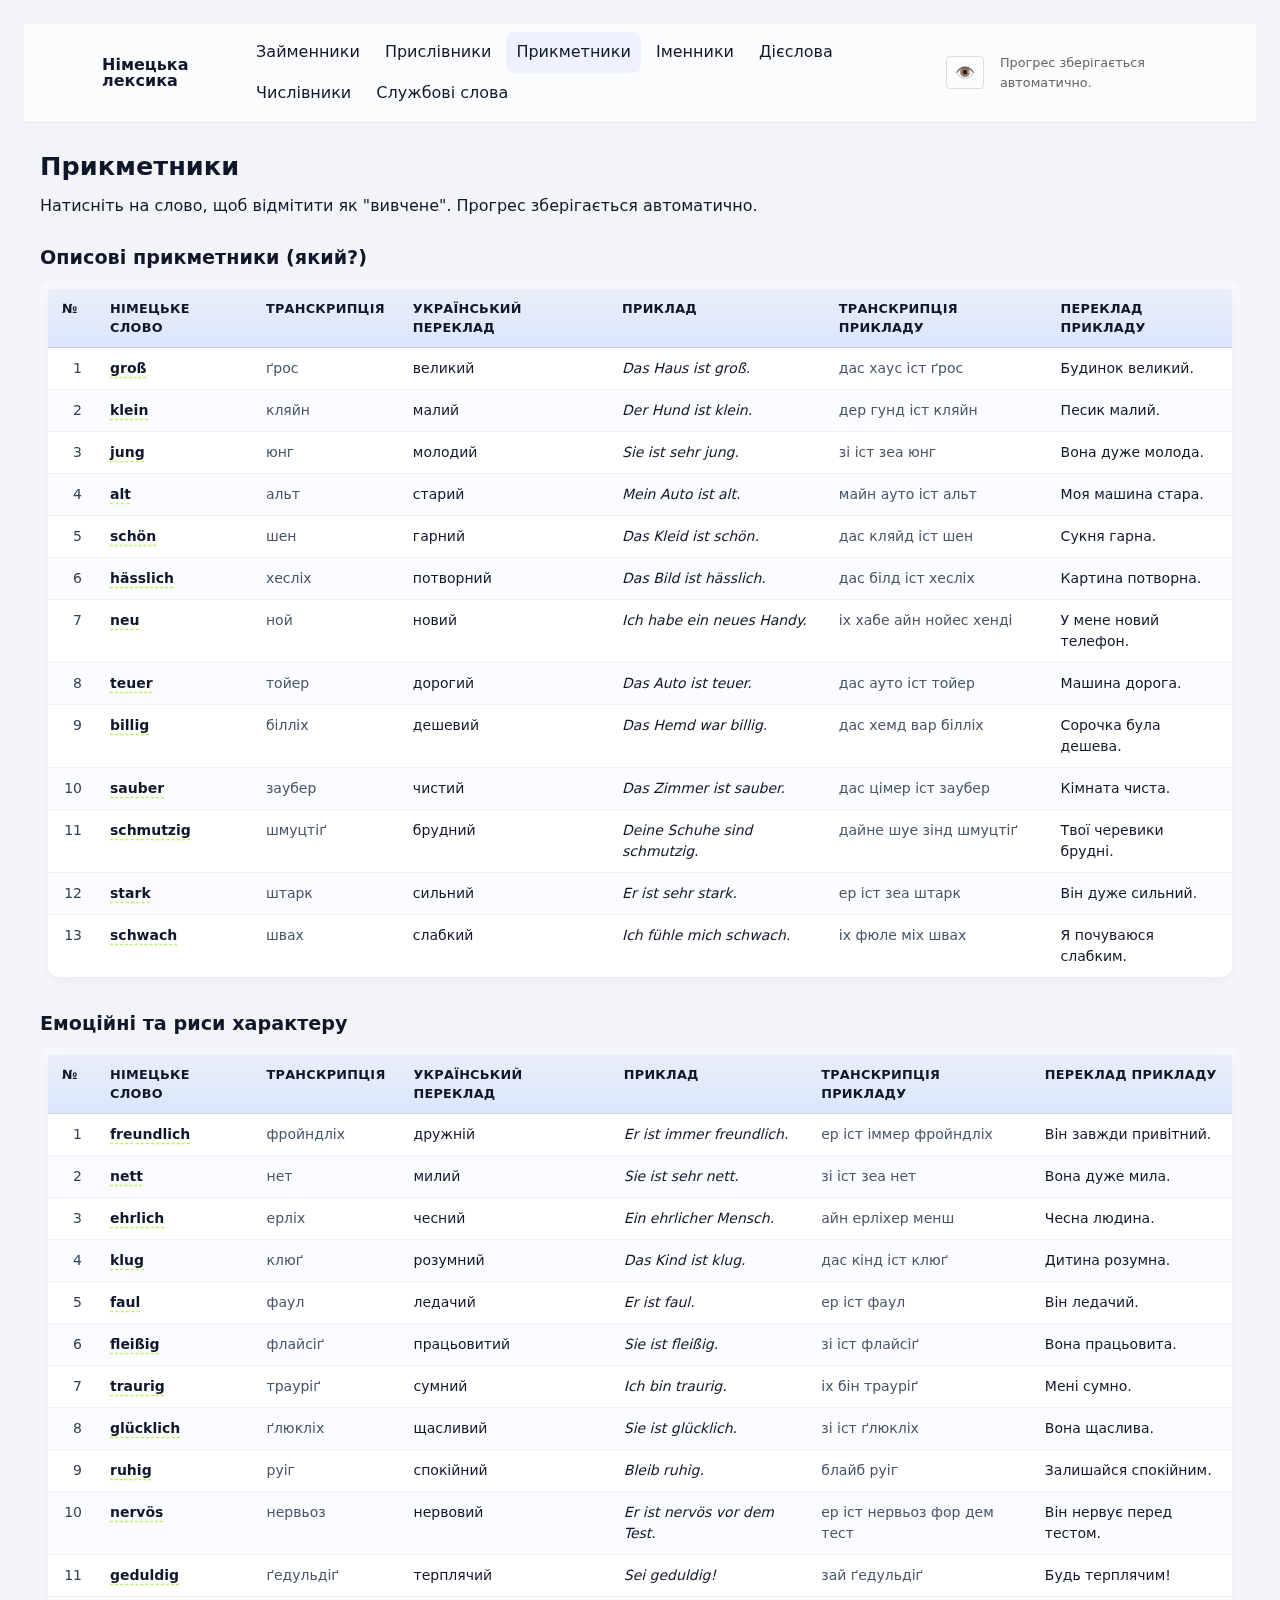
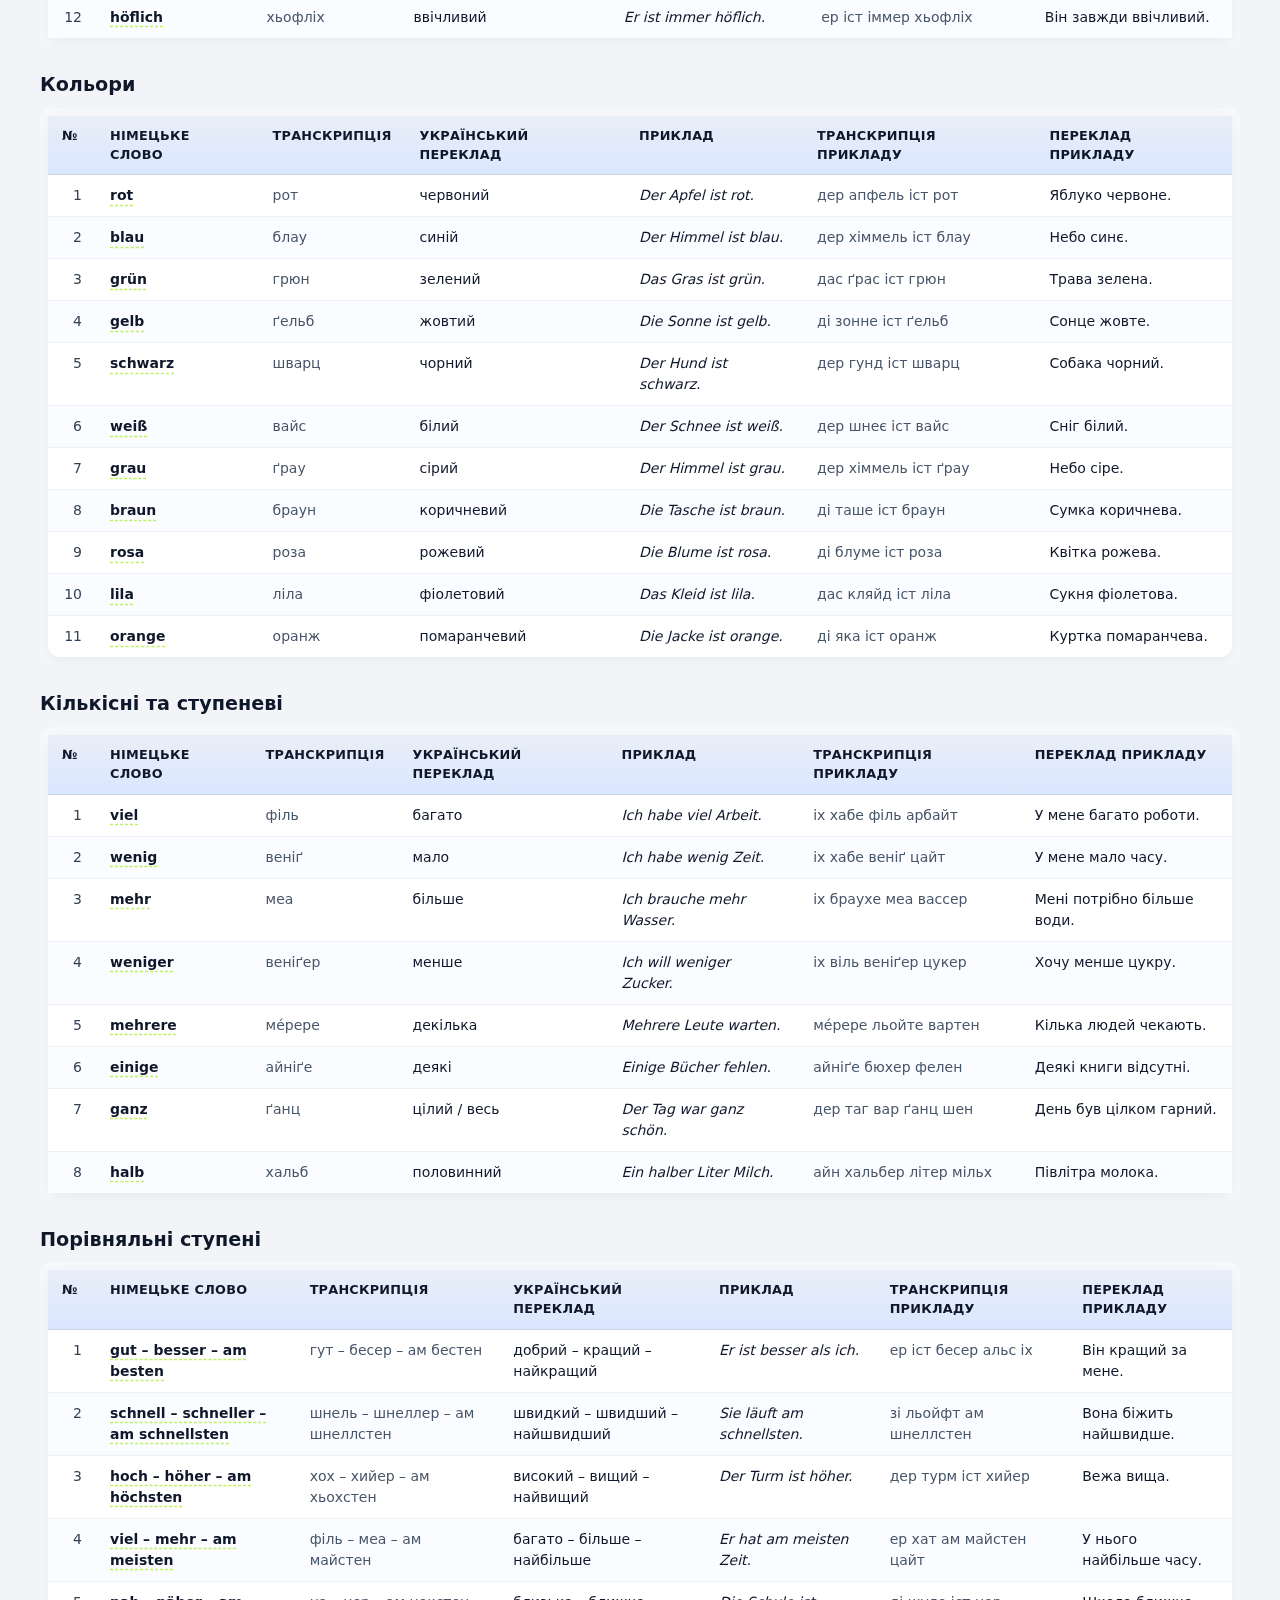
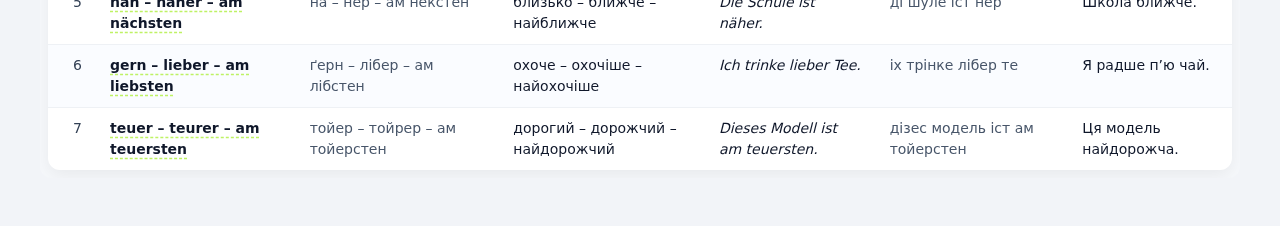
<file: docs/adjectives.html>
<!DOCTYPE html>
<html lang="uk">
<head>
  <meta charset="UTF-8" />
  <meta name="viewport" content="width=device-width, initial-scale=1.0"/>
  <title>Німецькі прикметники</title>
  <link rel="stylesheet" href="assets/css/style.css">
</head>
<body>
  <header class="topbar">
    <div class="topbar-inner">
      <div class="brand">Німецька лексика</div>
      <nav>
        <a href="index.html">Займенники</a>
        <a href="adverbs.html">Прислівники</a>
        <a href="adjectives.html" class="active">Прикметники</a>
        <a href="nouns.html">Іменники</a>
        <a href="verbs.html">Дієслова</a>
        <a href="numbers.html">Числівники</a>
        <a href="function_words.html">Службові слова</a>
      </nav>
      <div class="header-controls">
        <button id="toggleHide" class="icon-btn" title="Приховати/Показати вивчені слова">👁️</button>
        <span id="status" class="status-text"></span>
      </div>
    </div>
  </header>

  <main>
    <h1>Прикметники</h1>
    
    <div class="hint">
      Натисніть на слово, щоб відмітити як "вивчене". Прогрес зберігається автоматично.
    </div>

    <h2>Описові прикметники (який?)</h2>
    <div class="table-wrap">
      <table class="word-table">
        <thead>
          <tr>
            <th>№</th><th>Німецьке слово</th><th>Транскрипція</th>
            <th>Український переклад</th><th>Приклад</th><th>Транскрипція прикладу</th><th>Переклад прикладу</th>
          </tr>
        </thead>
        <tbody>
          <tr><td>1</td><td class="word">groß</td><td>ґрос</td><td>великий</td><td>Das Haus ist groß.</td><td>дас хаус іст ґрос</td><td>Будинок великий.</td></tr>
          <tr><td>2</td><td class="word">klein</td><td>кляйн</td><td>малий</td><td>Der Hund ist klein.</td><td>дер гунд іст кляйн</td><td>Песик малий.</td></tr>
          <tr><td>3</td><td class="word">jung</td><td>юнг</td><td>молодий</td><td>Sie ist sehr jung.</td><td>зі іст зеа юнг</td><td>Вона дуже молода.</td></tr>
          <tr><td>4</td><td class="word">alt</td><td>альт</td><td>старий</td><td>Mein Auto ist alt.</td><td>майн ауто іст альт</td><td>Моя машина стара.</td></tr>
          <tr><td>5</td><td class="word">schön</td><td>шен</td><td>гарний</td><td>Das Kleid ist schön.</td><td>дас кляйд іст шен</td><td>Сукня гарна.</td></tr>
          <tr><td>6</td><td class="word">hässlich</td><td>хесліх</td><td>потворний</td><td>Das Bild ist hässlich.</td><td>дас білд іст хесліх</td><td>Картина потворна.</td></tr>
          <tr><td>7</td><td class="word">neu</td><td>ной</td><td>новий</td><td>Ich habe ein neues Handy.</td><td>іх хабе айн нойес хенді</td><td>У мене новий телефон.</td></tr>
          <tr><td>8</td><td class="word">teuer</td><td>тойер</td><td>дорогий</td><td>Das Auto ist teuer.</td><td>дас ауто іст тойер</td><td>Машина дорога.</td></tr>
          <tr><td>9</td><td class="word">billig</td><td>білліх</td><td>дешевий</td><td>Das Hemd war billig.</td><td>дас хемд вар білліх</td><td>Сорочка була дешева.</td></tr>
          <tr><td>10</td><td class="word">sauber</td><td>заубер</td><td>чистий</td><td>Das Zimmer ist sauber.</td><td>дас цімер іст заубер</td><td>Кімната чиста.</td></tr>
          <tr><td>11</td><td class="word">schmutzig</td><td>шмуцтіґ</td><td>брудний</td><td>Deine Schuhe sind schmutzig.</td><td>дайне шуе зінд шмуцтіґ</td><td>Твої черевики брудні.</td></tr>
          <tr><td>12</td><td class="word">stark</td><td>штарк</td><td>сильний</td><td>Er ist sehr stark.</td><td>ер іст зеа штарк</td><td>Він дуже сильний.</td></tr>
          <tr><td>13</td><td class="word">schwach</td><td>швах</td><td>слабкий</td><td>Ich fühle mich schwach.</td><td>іх фюле міх швах</td><td>Я почуваюся слабким.</td></tr>
        </tbody>
      </table>
    </div>

    <h2>Емоційні та риси характеру</h2>
    <div class="table-wrap">
      <table class="word-table">
        <thead>
          <tr>
            <th>№</th><th>Німецьке слово</th><th>Транскрипція</th>
            <th>Український переклад</th><th>Приклад</th><th>Транскрипція прикладу</th><th>Переклад прикладу</th>
          </tr>
        </thead>
        <tbody>
          <tr><td>1</td><td class="word">freundlich</td><td>фройндліх</td><td>дружній</td><td>Er ist immer freundlich.</td><td>ер іст іммер фройндліх</td><td>Він завжди привітний.</td></tr>
          <tr><td>2</td><td class="word">nett</td><td>нет</td><td>милий</td><td>Sie ist sehr nett.</td><td>зі іст зеа нет</td><td>Вона дуже мила.</td></tr>
          <tr><td>3</td><td class="word">ehrlich</td><td>ерліх</td><td>чесний</td><td>Ein ehrlicher Mensch.</td><td>айн ерліхер менш</td><td>Чесна людина.</td></tr>
          <tr><td>4</td><td class="word">klug</td><td>клюґ</td><td>розумний</td><td>Das Kind ist klug.</td><td>дас кінд іст клюґ</td><td>Дитина розумна.</td></tr>
          <tr><td>5</td><td class="word">faul</td><td>фаул</td><td>ледачий</td><td>Er ist faul.</td><td>ер іст фаул</td><td>Він ледачий.</td></tr>
          <tr><td>6</td><td class="word">fleißig</td><td>флайсіґ</td><td>працьовитий</td><td>Sie ist fleißig.</td><td>зі іст флайсіґ</td><td>Вона працьовита.</td></tr>
          <tr><td>7</td><td class="word">traurig</td><td>трауріґ</td><td>сумний</td><td>Ich bin traurig.</td><td>іх бін трауріґ</td><td>Мені сумно.</td></tr>
          <tr><td>8</td><td class="word">glücklich</td><td>ґлюкліх</td><td>щасливий</td><td>Sie ist glücklich.</td><td>зі іст ґлюкліх</td><td>Вона щаслива.</td></tr>
          <tr><td>9</td><td class="word">ruhig</td><td>руіг</td><td>спокійний</td><td>Bleib ruhig.</td><td>блайб руіг</td><td>Залишайся спокійним.</td></tr>
          <tr><td>10</td><td class="word">nervös</td><td>нервьоз</td><td>нервовий</td><td>Er ist nervös vor dem Test.</td><td>ер іст нервьоз фор дем тест</td><td>Він нервує перед тестом.</td></tr>
          <tr><td>11</td><td class="word">geduldig</td><td>ґедульдіґ</td><td>терплячий</td><td>Sei geduldig!</td><td>зай ґедульдіґ</td><td>Будь терплячим!</td></tr>
          <tr><td>12</td><td class="word">höflich</td><td>хьофліх</td><td>ввічливий</td><td>Er ist immer höflich.</td><td>ер іст іммер хьофліх</td><td>Він завжди ввічливий.</td></tr>
        </tbody>
      </table>
    </div>

    <h2>Кольори</h2>
    <div class="table-wrap">
      <table class="word-table">
        <thead>
          <tr>
            <th>№</th><th>Німецьке слово</th><th>Транскрипція</th>
            <th>Український переклад</th><th>Приклад</th><th>Транскрипція прикладу</th><th>Переклад прикладу</th>
          </tr>
        </thead>
        <tbody>
          <tr><td>1</td><td class="word">rot</td><td>рот</td><td>червоний</td><td>Der Apfel ist rot.</td><td>дер апфель іст рот</td><td>Яблуко червоне.</td></tr>
          <tr><td>2</td><td class="word">blau</td><td>блау</td><td>синій</td><td>Der Himmel ist blau.</td><td>дер хіммель іст блау</td><td>Небо синє.</td></tr>
          <tr><td>3</td><td class="word">grün</td><td>грюн</td><td>зелений</td><td>Das Gras ist grün.</td><td>дас ґрас іст грюн</td><td>Трава зелена.</td></tr>
          <tr><td>4</td><td class="word">gelb</td><td>ґельб</td><td>жовтий</td><td>Die Sonne ist gelb.</td><td>ді зонне іст ґельб</td><td>Сонце жовте.</td></tr>
          <tr><td>5</td><td class="word">schwarz</td><td>шварц</td><td>чорний</td><td>Der Hund ist schwarz.</td><td>дер гунд іст шварц</td><td>Собака чорний.</td></tr>
          <tr><td>6</td><td class="word">weiß</td><td>вайс</td><td>білий</td><td>Der Schnee ist weiß.</td><td>дер шнеє іст вайс</td><td>Сніг білий.</td></tr>
          <tr><td>7</td><td class="word">grau</td><td>ґрау</td><td>сірий</td><td>Der Himmel ist grau.</td><td>дер хіммель іст ґрау</td><td>Небо сіре.</td></tr>
          <tr><td>8</td><td class="word">braun</td><td>браун</td><td>коричневий</td><td>Die Tasche ist braun.</td><td>ді таше іст браун</td><td>Сумка коричнева.</td></tr>
          <tr><td>9</td><td class="word">rosa</td><td>роза</td><td>рожевий</td><td>Die Blume ist rosa.</td><td>ді блуме іст роза</td><td>Квітка рожева.</td></tr>
          <tr><td>10</td><td class="word">lila</td><td>ліла</td><td>фіолетовий</td><td>Das Kleid ist lila.</td><td>дас кляйд іст ліла</td><td>Сукня фіолетова.</td></tr>
          <tr><td>11</td><td class="word">orange</td><td>оранж</td><td>помаранчевий</td><td>Die Jacke ist orange.</td><td>ді яка іст оранж</td><td>Куртка помаранчева.</td></tr>
        </tbody>
      </table>
    </div>

    <h2>Кількісні та ступеневі</h2>
    <div class="table-wrap">
      <table class="word-table">
        <thead>
          <tr>
            <th>№</th><th>Німецьке слово</th><th>Транскрипція</th>
            <th>Український переклад</th><th>Приклад</th><th>Транскрипція прикладу</th><th>Переклад прикладу</th>
          </tr>
        </thead>
        <tbody>
          <tr><td>1</td><td class="word">viel</td><td>філь</td><td>багато</td><td>Ich habe viel Arbeit.</td><td>іх хабе філь арбайт</td><td>У мене багато роботи.</td></tr>
          <tr><td>2</td><td class="word">wenig</td><td>веніґ</td><td>мало</td><td>Ich habe wenig Zeit.</td><td>іх хабе веніґ цайт</td><td>У мене мало часу.</td></tr>
          <tr><td>3</td><td class="word">mehr</td><td>меа</td><td>більше</td><td>Ich brauche mehr Wasser.</td><td>іх браухе меа вассер</td><td>Мені потрібно більше води.</td></tr>
          <tr><td>4</td><td class="word">weniger</td><td>веніґер</td><td>менше</td><td>Ich will weniger Zucker.</td><td>іх віль веніґер цукер</td><td>Хочу менше цукру.</td></tr>
          <tr><td>5</td><td class="word">mehrere</td><td>ме́рере</td><td>декілька</td><td>Mehrere Leute warten.</td><td>ме́рере льойте вартен</td><td>Кілька людей чекають.</td></tr>
          <tr><td>6</td><td class="word">einige</td><td>айніґе</td><td>деякі</td><td>Einige Bücher fehlen.</td><td>айніґе бюхер фелен</td><td>Деякі книги відсутні.</td></tr>
          <tr><td>7</td><td class="word">ganz</td><td>ґанц</td><td>цілий / весь</td><td>Der Tag war ganz schön.</td><td>дер таг вар ґанц шен</td><td>День був цілком гарний.</td></tr>
          <tr><td>8</td><td class="word">halb</td><td>хальб</td><td>половинний</td><td>Ein halber Liter Milch.</td><td>айн хальбер літер мільх</td><td>Півлітра молока.</td></tr>
        </tbody>
      </table>
    </div>

    <h2>Порівняльні ступені</h2>
    <div class="table-wrap">
      <table class="word-table">
        <thead>
          <tr>
            <th>№</th><th>Німецьке слово</th><th>Транскрипція</th>
            <th>Український переклад</th><th>Приклад</th><th>Транскрипція прикладу</th><th>Переклад прикладу</th>
          </tr>
        </thead>
        <tbody>
          <tr><td>1</td><td class="word">gut – besser – am besten</td><td>гут – бесер – ам бестен</td><td>добрий – кращий – найкращий</td><td>Er ist besser als ich.</td><td>ер іст бесер альс іх</td><td>Він кращий за мене.</td></tr>
          <tr><td>2</td><td class="word">schnell – schneller – am schnellsten</td><td>шнель – шнеллер – ам шнеллстен</td><td>швидкий – швидший – найшвидший</td><td>Sie läuft am schnellsten.</td><td>зі льойфт ам шнеллстен</td><td>Вона біжить найшвидше.</td></tr>
          <tr><td>3</td><td class="word">hoch – höher – am höchsten</td><td>хох – хийер – ам хьохстен</td><td>високий – вищий – найвищий</td><td>Der Turm ist höher.</td><td>дер турм іст хийер</td><td>Вежа вища.</td></tr>
          <tr><td>4</td><td class="word">viel – mehr – am meisten</td><td>філь – меа – ам майстен</td><td>багато – більше – найбільше</td><td>Er hat am meisten Zeit.</td><td>ер хат ам майстен цайт</td><td>У нього найбільше часу.</td></tr>
          <tr><td>5</td><td class="word">nah – näher – am nächsten</td><td>на – нер – ам некстен</td><td>близько – ближче – найближче</td><td>Die Schule ist näher.</td><td>ді шуле іст нер</td><td>Школа ближче.</td></tr>
          <tr><td>6</td><td class="word">gern – lieber – am liebsten</td><td>ґерн – лібер – ам лібстен</td><td>охоче – охочіше – найохочіше</td><td>Ich trinke lieber Tee.</td><td>іх трінке лібер те</td><td>Я радше п’ю чай.</td></tr>
          <tr><td>7</td><td class="word">teuer – teurer – am teuersten</td><td>тойер – тойрер – ам тойерстен</td><td>дорогий – дорожчий – найдорожчий</td><td>Dieses Modell ist am teuersten.</td><td>дізес модель іст ам тойерстен</td><td>Ця модель найдорожча.</td></tr>
        </tbody>
      </table>
    </div>
  </main>

  <script src="assets/js/progress.js" data-page-id="adjectives"></script>
</body>
</html>
</file>
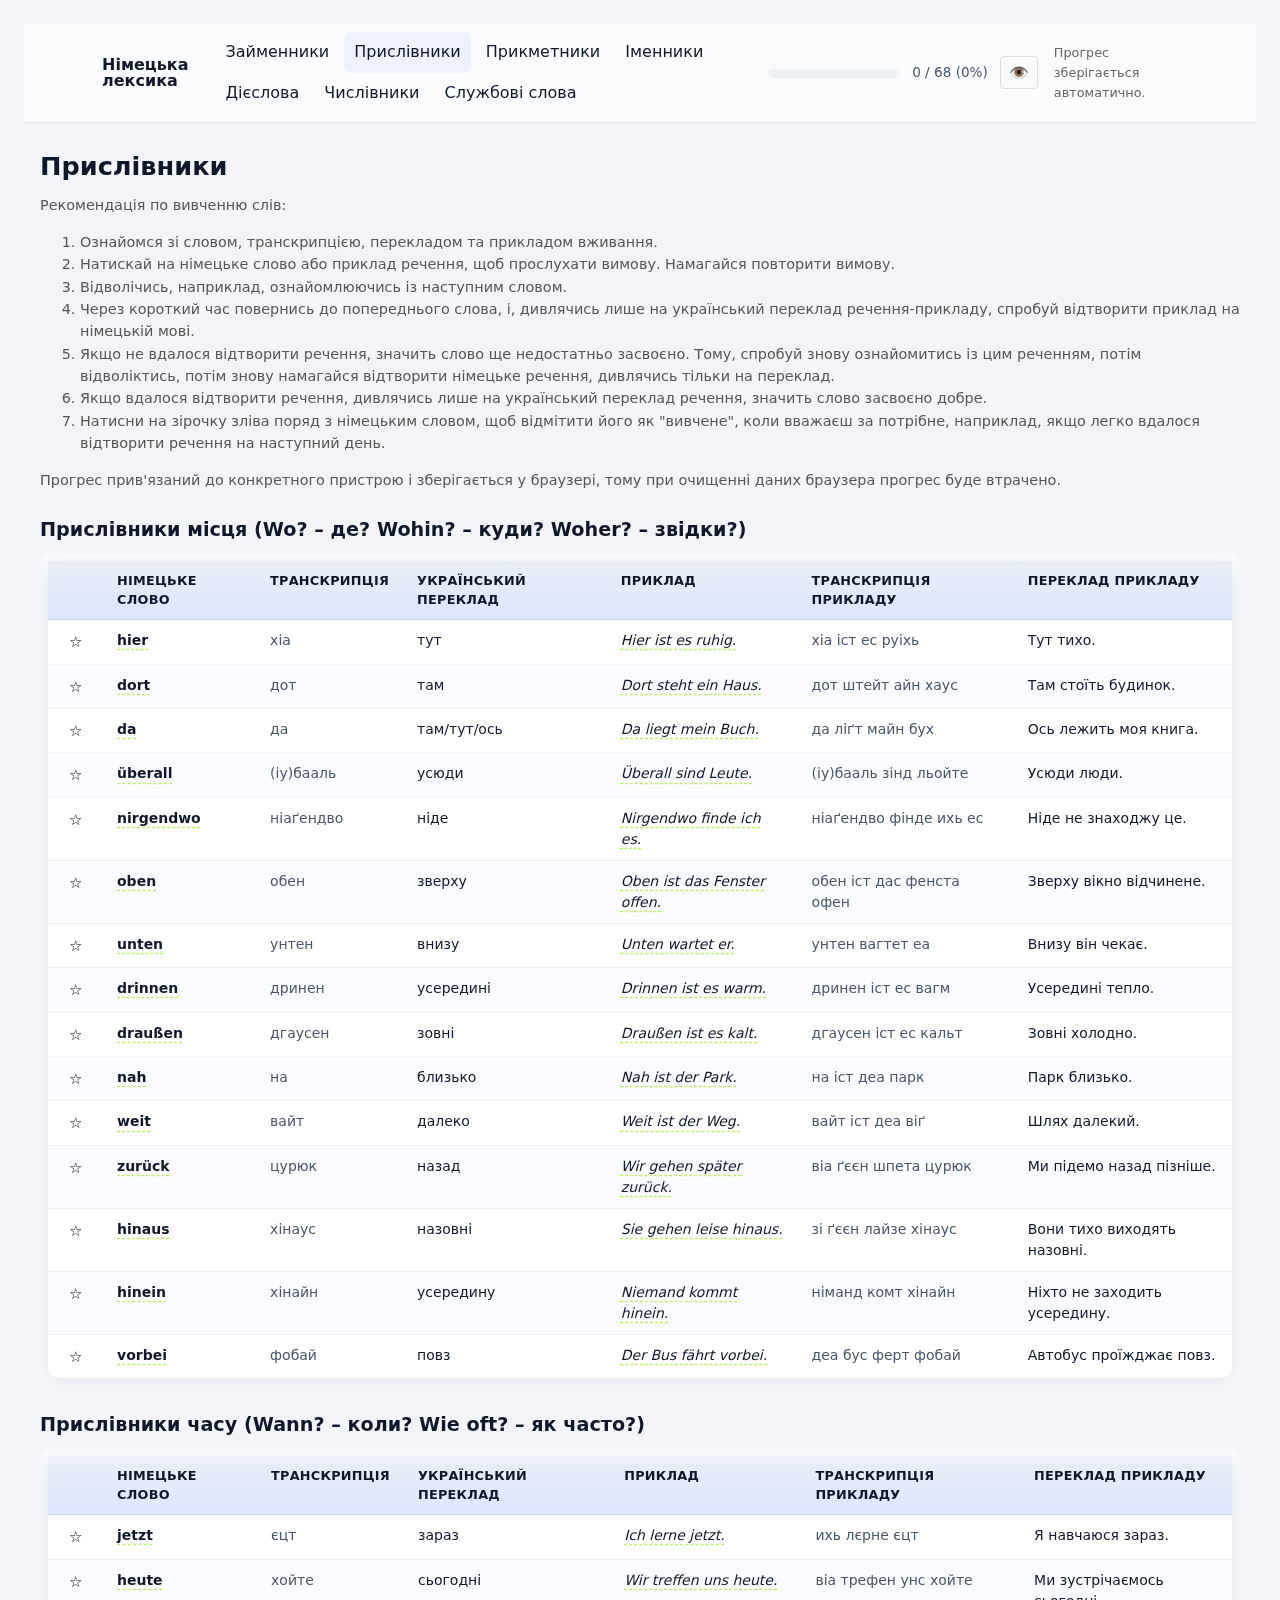
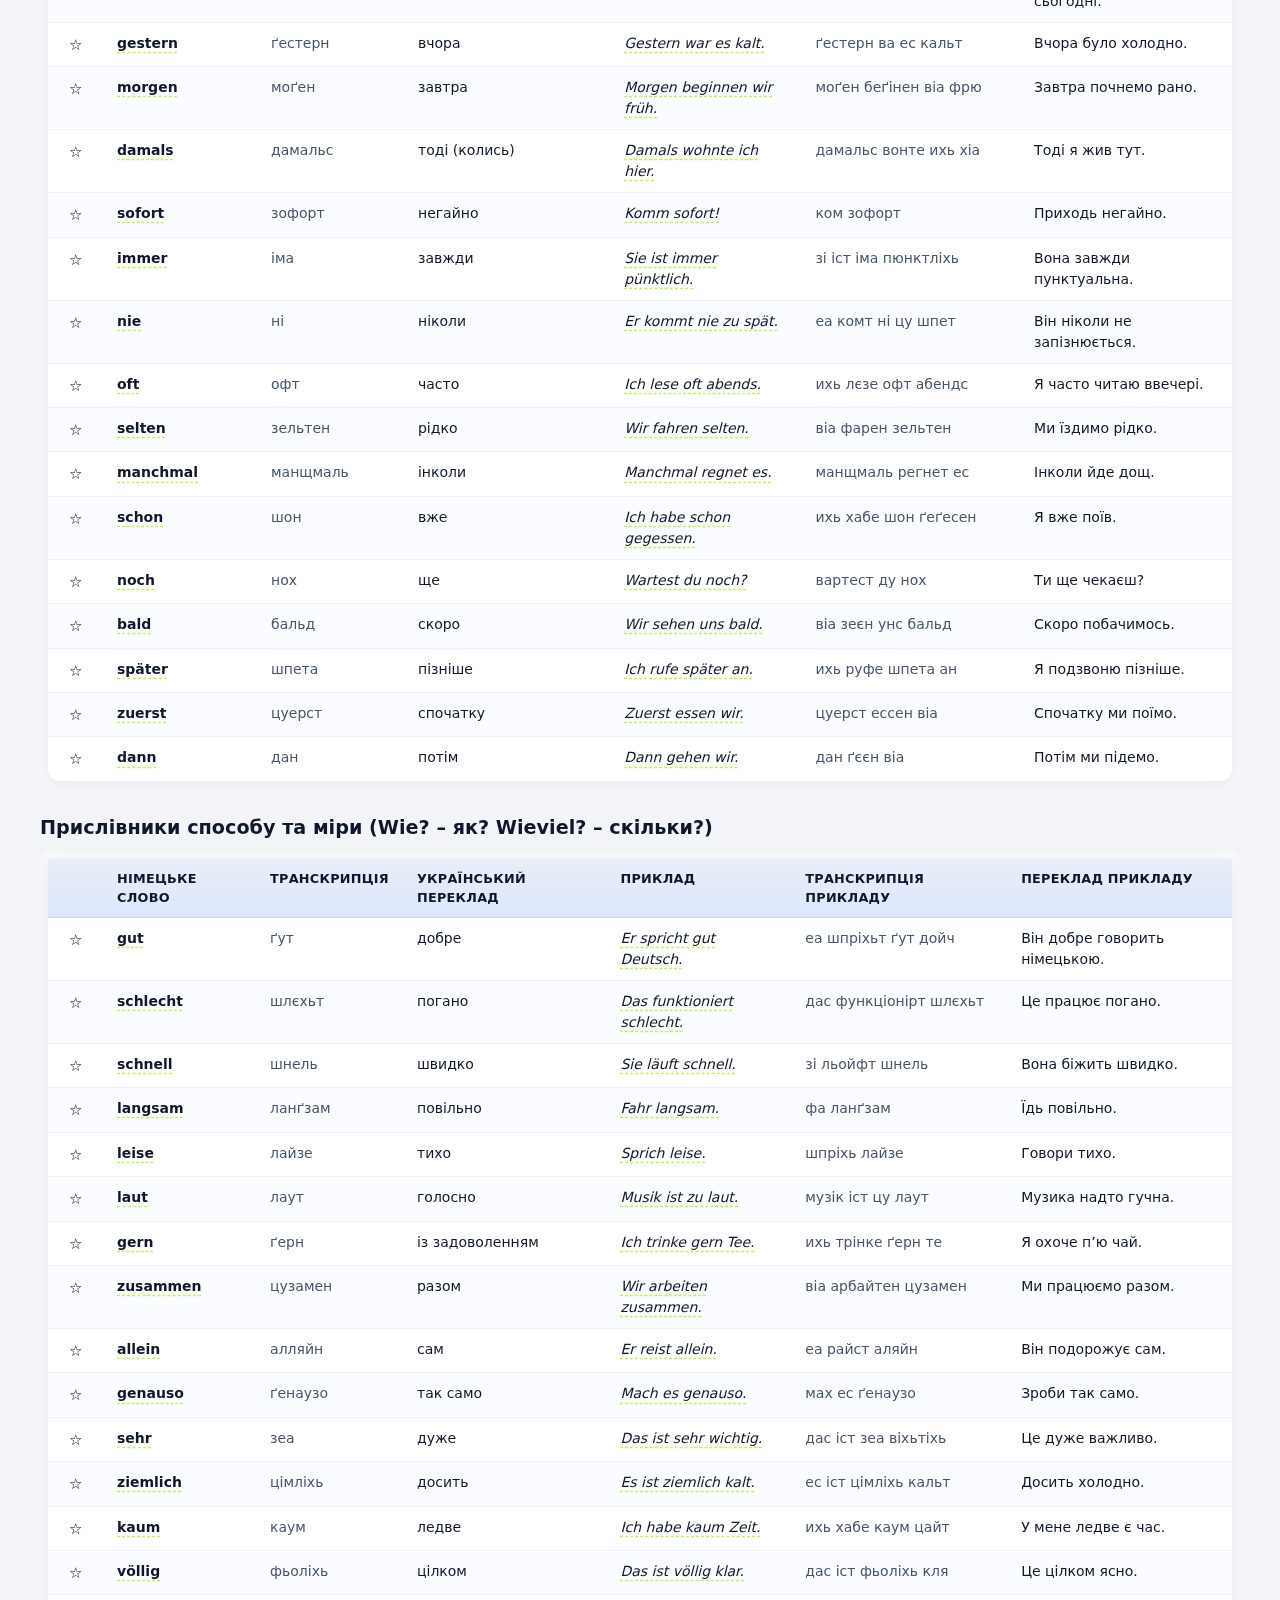
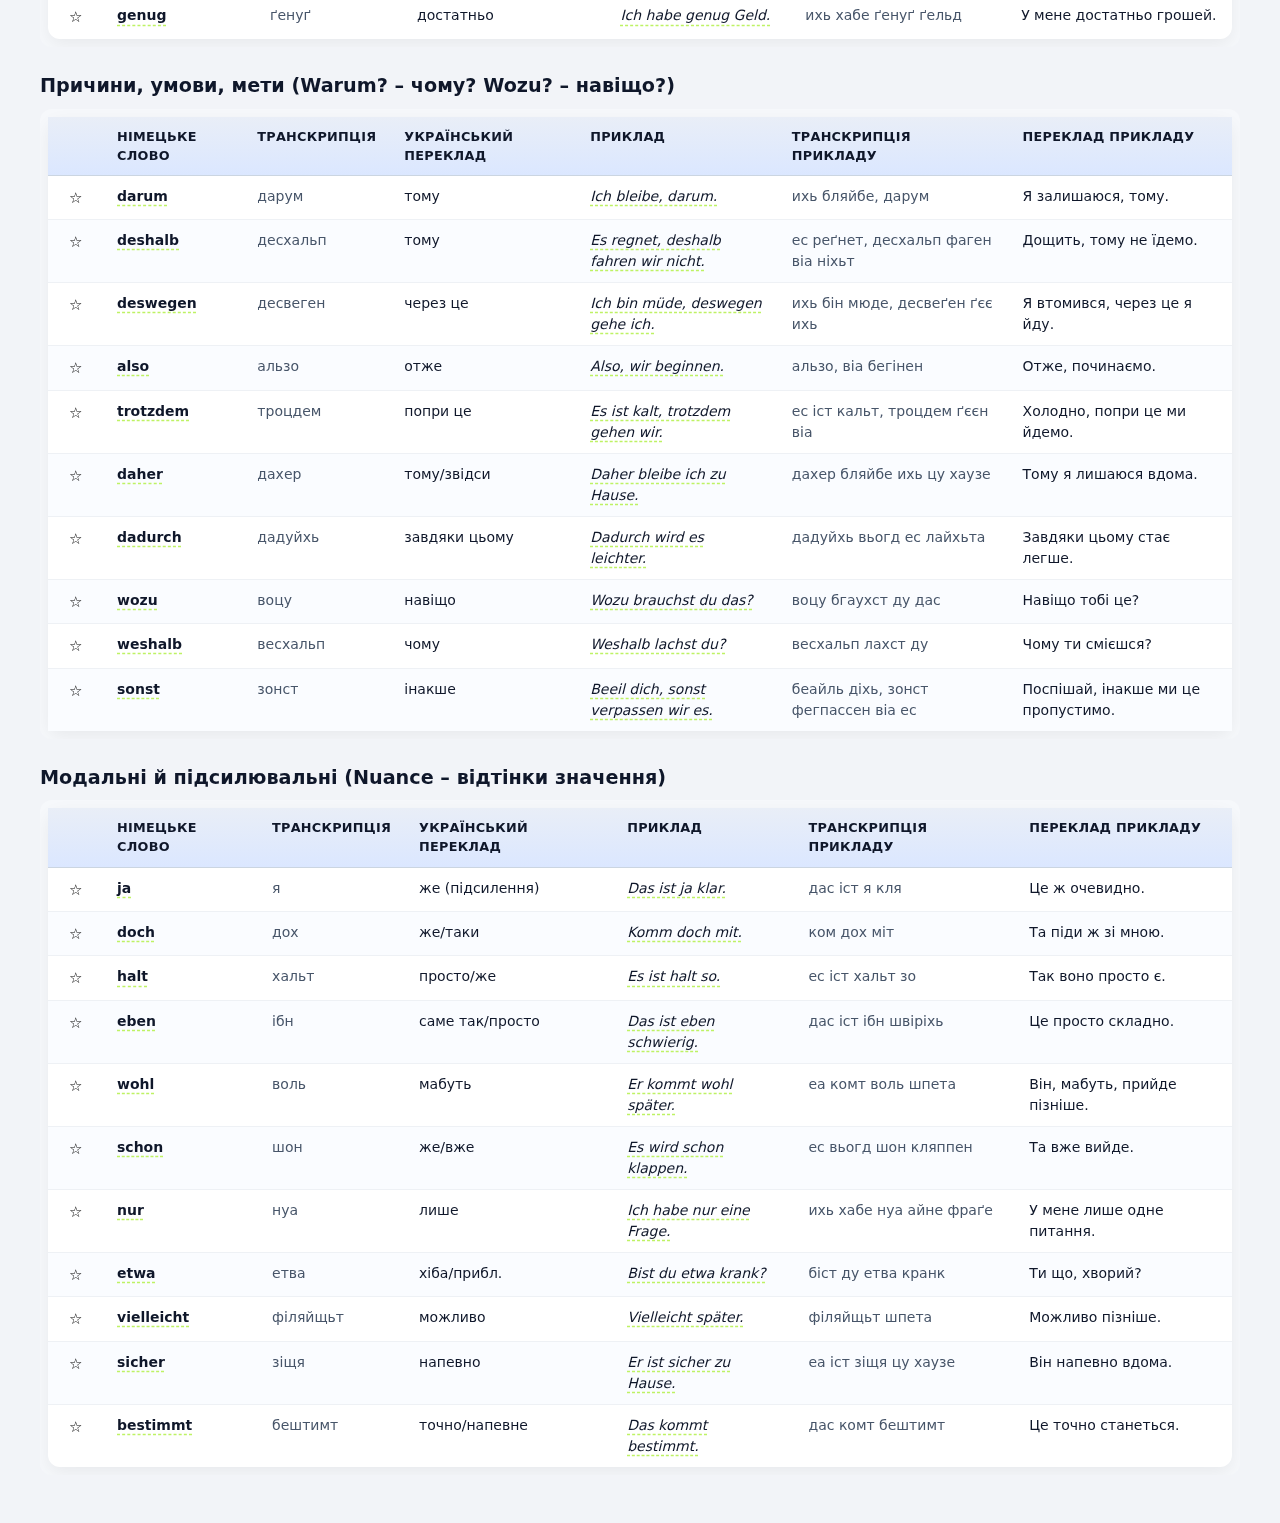
<file: docs/adverbs.html>
<!DOCTYPE html>
<html lang="uk">
<head>
  <meta charset="UTF-8" />
  <meta name="viewport" content="width=device-width, initial-scale=1.0"/>
  <title>Німецькі прислівники</title>
  <link rel="stylesheet" href="assets/css/style.css">
</head>
<body>
  <header class="topbar">
    <div class="topbar-inner">
      <div class="brand">Німецька лексика</div>
      <nav>
        <a href="index.html">Займенники</a>
        <a href="adverbs.html" class="active">Прислівники</a>
        <a href="adjectives.html">Прикметники</a>
        <a href="nouns.html">Іменники</a>
        <a href="verbs.html">Дієслова</a>
        <a href="numbers.html">Числівники</a>
        <a href="function_words.html">Службові слова</a>
      </nav>
      <div class="top-progress-wrap" aria-hidden="false">
        <div class="top-progress" id="top-progress" role="progressbar" aria-valuemin="0" aria-valuemax="100" aria-valuenow="0">
          <div class="fill" id="top-progress-fill"></div>
        </div>
        <div id="top-progress-text">0/0 (0%)</div>
      </div>
      <div class="header-controls">
        <button id="toggleHide" class="icon-btn" title="Приховати/Показати вивчені слова">👁️</button>
        <span id="status" class="status-text"></span>
      </div>
    </div>
  </header>

  <main>
    <h1>Прислівники</h1>
    
    <div id="hint"></div>

    <h2>Прислівники місця (Wo? – де? Wohin? – куди? Woher? – звідки?)</h2>
    <div class="table-wrap">
      <table class="word-table">
        <thead>
          <tr>
            <th></th><th>Німецьке слово</th><th>Транскрипція</th>
            <th>Український переклад</th><th>Приклад</th><th>Транскрипція прикладу</th><th>Переклад прикладу</th>
          </tr>
        </thead>
        <tbody>
          <tr><td><button class="learn-btn" title="Відмітити як вивчене">☆</button></td><td class="word">hier</td><td>хіа</td><td>тут</td><td class="german-example">Hier ist es ruhig.</td><td>хіа іст ес руіхь</td><td>Тут тихо.</td></tr>
          <tr><td><button class="learn-btn" title="Відмітити як вивчене">☆</button></td><td class="word">dort</td><td>дот</td><td>там</td><td class="german-example">Dort steht ein Haus.</td><td>дот штейт айн хаус</td><td>Там стоїть будинок.</td></tr>
          <tr><td><button class="learn-btn" title="Відмітити як вивчене">☆</button></td><td class="word">da</td><td>да</td><td>там/тут/ось</td><td class="german-example">Da liegt mein Buch.</td><td>да ліґт майн бух</td><td>Ось лежить моя книга.</td></tr>
          <tr><td><button class="learn-btn" title="Відмітити як вивчене">☆</button></td><td class="word">überall</td><td>(іу)бааль</td><td>усюди</td><td class="german-example">Überall sind Leute.</td><td>(іу)бааль зінд льойте</td><td>Усюди люди.</td></tr>
          <tr><td><button class="learn-btn" title="Відмітити як вивчене">☆</button></td><td class="word">nirgendwo</td><td>ніаґендво</td><td>ніде</td><td class="german-example">Nirgendwo finde ich es.</td><td>ніаґендво фінде ихь ес</td><td>Ніде не знаходжу це.</td></tr>
          <tr><td><button class="learn-btn" title="Відмітити як вивчене">☆</button></td><td class="word">oben</td><td>обен</td><td>зверху</td><td class="german-example">Oben ist das Fenster offen.</td><td>обен іст дас фенста офен</td><td>Зверху вікно відчинене.</td></tr>
          <tr><td><button class="learn-btn" title="Відмітити як вивчене">☆</button></td><td class="word">unten</td><td>унтен</td><td>внизу</td><td class="german-example">Unten wartet er.</td><td>унтен вагтет еа</td><td>Внизу він чекає.</td></tr>
          <tr><td><button class="learn-btn" title="Відмітити як вивчене">☆</button></td><td class="word">drinnen</td><td>дринен</td><td>усередині</td><td class="german-example">Drinnen ist es warm.</td><td>дринен іст ес вагм</td><td>Усередині тепло.</td></tr>
          <tr><td><button class="learn-btn" title="Відмітити як вивчене">☆</button></td><td class="word">draußen</td><td>дгаусен</td><td>зовні</td><td class="german-example">Draußen ist es kalt.</td><td>дгаусен іст ес кальт</td><td>Зовні холодно.</td></tr>
          <tr><td><button class="learn-btn" title="Відмітити як вивчене">☆</button></td><td class="word">nah</td><td>на</td><td>близько</td><td class="german-example">Nah ist der Park.</td><td>на іст деа парк</td><td>Парк близько.</td></tr>
          <tr><td><button class="learn-btn" title="Відмітити як вивчене">☆</button></td><td class="word">weit</td><td>вайт</td><td>далеко</td><td class="german-example">Weit ist der Weg.</td><td>вайт іст деа віґ</td><td>Шлях далекий.</td></tr>
          <tr><td><button class="learn-btn" title="Відмітити як вивчене">☆</button></td><td class="word">zurück</td><td>цурюк</td><td>назад</td><td class="german-example">Wir gehen später zurück.</td><td>віа ґєєн шпета цурюк</td><td>Ми підемо назад пізніше.</td></tr>
          <tr><td><button class="learn-btn" title="Відмітити як вивчене">☆</button></td><td class="word">hinaus</td><td>хінаус</td><td>назовні</td><td class="german-example">Sie gehen leise hinaus.</td><td>зі ґєєн лайзе хінаус</td><td>Вони тихо виходять назовні.</td></tr>
          <tr><td><button class="learn-btn" title="Відмітити як вивчене">☆</button></td><td class="word">hinein</td><td>хінайн</td><td>усередину</td><td class="german-example">Niemand kommt hinein.</td><td>німанд комт хінайн</td><td>Ніхто не заходить усередину.</td></tr>
          <tr><td><button class="learn-btn" title="Відмітити як вивчене">☆</button></td><td class="word">vorbei</td><td>фобай</td><td>повз</td><td class="german-example">Der Bus fährt vorbei.</td><td>деа бус ферт фобай</td><td>Автобус проїжджає повз.</td></tr>
        </tbody>
      </table>
    </div>

    <h2>Прислівники часу (Wann? – коли? Wie oft? – як часто?)</h2>
    <div class="table-wrap">
      <table class="word-table">
        <thead>
          <tr>
            <th></th><th>Німецьке слово</th><th>Транскрипція</th>
            <th>Український переклад</th><th>Приклад</th><th>Транскрипція прикладу</th><th>Переклад прикладу</th>
          </tr>
        </thead>
        <tbody>
          <tr><td><button class="learn-btn" title="Відмітити як вивчене">☆</button></td><td class="word">jetzt</td><td>єцт</td><td>зараз</td><td class="german-example">Ich lerne jetzt.</td><td>ихь лєрне єцт</td><td>Я навчаюся зараз.</td></tr>
          <tr><td><button class="learn-btn" title="Відмітити як вивчене">☆</button></td><td class="word">heute</td><td>хойте</td><td>сьогодні</td><td class="german-example">Wir treffen uns heute.</td><td>віа трефен унс хойте</td><td>Ми зустрічаємось сьогодні.</td></tr>
          <tr><td><button class="learn-btn" title="Відмітити як вивчене">☆</button></td><td class="word">gestern</td><td>ґестерн</td><td>вчора</td><td class="german-example">Gestern war es kalt.</td><td>ґестерн ва ес кальт</td><td>Вчора було холодно.</td></tr>
          <tr><td><button class="learn-btn" title="Відмітити як вивчене">☆</button></td><td class="word">morgen</td><td>моґен</td><td>завтра</td><td class="german-example">Morgen beginnen wir früh.</td><td>моґен беґінен віа фрю</td><td>Завтра почнемо рано.</td></tr>
          <tr><td><button class="learn-btn" title="Відмітити як вивчене">☆</button></td><td class="word">damals</td><td>дамальс</td><td>тоді (колись)</td><td class="german-example">Damals wohnte ich hier.</td><td>дамальс вонтe ихь хіа</td><td>Тоді я жив тут.</td></tr>
          <tr><td><button class="learn-btn" title="Відмітити як вивчене">☆</button></td><td class="word">sofort</td><td>зофорт</td><td>негайно</td><td class="german-example">Komm sofort!</td><td>ком зофорт</td><td>Приходь негайно.</td></tr>
          <tr><td><button class="learn-btn" title="Відмітити як вивчене">☆</button></td><td class="word">immer</td><td>іма</td><td>завжди</td><td class="german-example">Sie ist immer pünktlich.</td><td>зі іст іма пюнктліхь </td><td>Вона завжди пунктуальна.</td></tr>
          <tr><td><button class="learn-btn" title="Відмітити як вивчене">☆</button></td><td class="word">nie</td><td>ні</td><td>ніколи</td><td class="german-example">Er kommt nie zu spät.</td><td>еа комт ні цу шпет</td><td>Він ніколи не запізнюється.</td></tr>
          <tr><td><button class="learn-btn" title="Відмітити як вивчене">☆</button></td><td class="word">oft</td><td>офт</td><td>часто</td><td class="german-example">Ich lese oft abends.</td><td>ихь лєзе офт абендс</td><td>Я часто читаю ввечері.</td></tr>
          <tr><td><button class="learn-btn" title="Відмітити як вивчене">☆</button></td><td class="word">selten</td><td>зельтен</td><td>рідко</td><td class="german-example">Wir fahren selten.</td><td>віа фарен зельтен</td><td>Ми їздимо рідко.</td></tr>
          <tr><td><button class="learn-btn" title="Відмітити як вивчене">☆</button></td><td class="word">manchmal</td><td>манщмаль</td><td>інколи</td><td class="german-example">Manchmal regnet es.</td><td>манщмаль регнет ес</td><td>Інколи йде дощ.</td></tr>
          <tr><td><button class="learn-btn" title="Відмітити як вивчене">☆</button></td><td class="word">schon</td><td>шон</td><td>вже</td><td class="german-example">Ich habe schon gegessen.</td><td>ихь хабе шон ґеґесен</td><td>Я вже поїв.</td></tr>
          <tr><td><button class="learn-btn" title="Відмітити як вивчене">☆</button></td><td class="word">noch</td><td>нох</td><td>ще</td><td class="german-example">Wartest du noch?</td><td>вартест ду нох</td><td>Ти ще чекаєш?</td></tr>
          <tr><td><button class="learn-btn" title="Відмітити як вивчене">☆</button></td><td class="word">bald</td><td>бальд</td><td>скоро</td><td class="german-example">Wir sehen uns bald.</td><td>віа зеєн унс бальд</td><td>Скоро побачимось.</td></tr>
          <tr><td><button class="learn-btn" title="Відмітити як вивчене">☆</button></td><td class="word">später</td><td>шпета</td><td>пізніше</td><td class="german-example">Ich rufe später an.</td><td>ихь руфе шпета ан</td><td>Я подзвоню пізніше.</td></tr>
          <tr><td><button class="learn-btn" title="Відмітити як вивчене">☆</button></td><td class="word">zuerst</td><td>цуерст</td><td>спочатку</td><td class="german-example">Zuerst essen wir.</td><td>цуерст ессен віа</td><td>Спочатку ми поїмо.</td></tr>
          <tr><td><button class="learn-btn" title="Відмітити як вивчене">☆</button></td><td class="word">dann</td><td>дан</td><td>потім</td><td class="german-example">Dann gehen wir.</td><td>дан ґєєн віа</td><td>Потім ми підемо.</td></tr>
        </tbody>
      </table>
    </div>

    <h2>Прислівники способу та міри (Wie? – як? Wieviel? – скільки?)</h2>
    <div class="table-wrap">
      <table class="word-table">
        <thead>
          <tr>
            <th></th><th>Німецьке слово</th><th>Транскрипція</th>
            <th>Український переклад</th><th>Приклад</th><th>Транскрипція прикладу</th><th>Переклад прикладу</th>
          </tr>
        </thead>
        <tbody>
          <tr><td><button class="learn-btn" title="Відмітити як вивчене">☆</button></td><td class="word">gut</td><td>ґут</td><td>добре</td><td class="german-example">Er spricht gut Deutsch.</td><td>еа шпріхьт ґут дойч</td><td>Він добре говорить німецькою.</td></tr>
          <tr><td><button class="learn-btn" title="Відмітити як вивчене">☆</button></td><td class="word">schlecht</td><td>шлєхьт</td><td>погано</td><td class="german-example">Das funktioniert schlecht.</td><td>дас функціонірт шлєхьт</td><td>Це працює погано.</td></tr>
          <tr><td><button class="learn-btn" title="Відмітити як вивчене">☆</button></td><td class="word">schnell</td><td>шнель</td><td>швидко</td><td class="german-example">Sie läuft schnell.</td><td>зі льойфт шнель</td><td>Вона біжить швидко.</td></tr>
          <tr><td><button class="learn-btn" title="Відмітити як вивчене">☆</button></td><td class="word">langsam</td><td>ланґзам</td><td>повільно</td><td class="german-example">Fahr langsam.</td><td>фа ланґзам</td><td>Їдь повільно.</td></tr>
          <tr><td><button class="learn-btn" title="Відмітити як вивчене">☆</button></td><td class="word">leise</td><td>лайзе</td><td>тихо</td><td class="german-example">Sprich leise.</td><td>шпріхь лайзе</td><td>Говори тихо.</td></tr>
          <tr><td><button class="learn-btn" title="Відмітити як вивчене">☆</button></td><td class="word">laut</td><td>лаут</td><td>голосно</td><td class="german-example">Musik ist zu laut.</td><td>музік іст цу лаут</td><td>Музика надто гучна.</td></tr>
          <tr><td><button class="learn-btn" title="Відмітити як вивчене">☆</button></td><td class="word">gern</td><td>ґерн</td><td>із задоволенням</td><td class="german-example">Ich trinke gern Tee.</td><td>ихь трінке ґерн те</td><td>Я охоче п’ю чай.</td></tr>
          <tr><td><button class="learn-btn" title="Відмітити як вивчене">☆</button></td><td class="word">zusammen</td><td>цузамен</td><td>разом</td><td class="german-example">Wir arbeiten zusammen.</td><td>віа арбайтен цузамен</td><td>Ми працюємо разом.</td></tr>
          <tr><td><button class="learn-btn" title="Відмітити як вивчене">☆</button></td><td class="word">allein</td><td>алляйн</td><td>сам</td><td class="german-example">Er reist allein.</td><td>еа райст аляйн</td><td>Він подорожує сам.</td></tr>
          <tr><td><button class="learn-btn" title="Відмітити як вивчене">☆</button></td><td class="word">genauso</td><td>ґенаузо</td><td>так само</td><td class="german-example">Mach es genauso.</td><td>мах ес ґенаузо</td><td>Зроби так само.</td></tr>
          <tr><td><button class="learn-btn" title="Відмітити як вивчене">☆</button></td><td class="word">sehr</td><td>зеа</td><td>дуже</td><td class="german-example">Das ist sehr wichtig.</td><td>дас іст зеа віхьтіхь</td><td>Це дуже важливо.</td></tr>
          <tr><td><button class="learn-btn" title="Відмітити як вивчене">☆</button></td><td class="word">ziemlich</td><td>цімліхь</td><td>досить</td><td class="german-example">Es ist ziemlich kalt.</td><td>ес іст цімліхь кальт</td><td>Досить холодно.</td></tr>
          <tr><td><button class="learn-btn" title="Відмітити як вивчене">☆</button></td><td class="word">kaum</td><td>каум</td><td>ледве</td><td class="german-example">Ich habe kaum Zeit.</td><td>ихь хабе каум цайт</td><td>У мене ледве є час.</td></tr>
          <tr><td><button class="learn-btn" title="Відмітити як вивчене">☆</button></td><td class="word">völlig</td><td>фьоліхь</td><td>цілком</td><td class="german-example">Das ist völlig klar.</td><td>дас іст фьоліхь кля</td><td>Це цілком ясно.</td></tr>
          <tr><td><button class="learn-btn" title="Відмітити як вивчене">☆</button></td><td class="word">genug</td><td>ґенуґ</td><td>достатньо</td><td class="german-example">Ich habe genug Geld.</td><td>ихь хабе ґенуґ ґельд</td><td>У мене достатньо грошей.</td></tr>
        </tbody>
      </table>
    </div>

    <h2>Причини, умови, мети (Warum? – чому? Wozu? – навіщо?)</h2>
    <div class="table-wrap">
      <table class="word-table">
        <thead>
          <tr>
            <th></th><th>Німецьке слово</th><th>Транскрипція</th>
            <th>Український переклад</th><th>Приклад</th><th>Транскрипція прикладу</th><th>Переклад прикладу</th>
          </tr>
        </thead>
        <tbody>
          <tr><td><button class="learn-btn" title="Відмітити як вивчене">☆</button></td><td class="word">darum</td><td>дарум</td><td>тому</td><td class="german-example">Ich bleibe, darum.</td><td>ихь бляйбе, дарум</td><td>Я залишаюся, тому.</td></tr>
          <tr><td><button class="learn-btn" title="Відмітити як вивчене">☆</button></td><td class="word">deshalb</td><td>десхальп</td><td>тому</td><td class="german-example">Es regnet, deshalb fahren wir nicht.</td><td>ес реґнет, десхальп фаген віа ніхьт</td><td>Дощить, тому не їдемо.</td></tr>
          <tr><td><button class="learn-btn" title="Відмітити як вивчене">☆</button></td><td class="word">deswegen</td><td>десвеген</td><td>через це</td><td class="german-example">Ich bin müde, deswegen gehe ich.</td><td>ихь бін мюде, десвеґен ґєє ихь</td><td>Я втомився, через це я йду.</td></tr>
          <tr><td><button class="learn-btn" title="Відмітити як вивчене">☆</button></td><td class="word">also</td><td>альзо</td><td>отже</td><td class="german-example">Also, wir beginnen.</td><td>альзо, віа бегінен</td><td>Отже, починаємо.</td></tr>
          <tr><td><button class="learn-btn" title="Відмітити як вивчене">☆</button></td><td class="word">trotzdem</td><td>троцдем</td><td>попри це</td><td class="german-example">Es ist kalt, trotzdem gehen wir.</td><td>ес іст кальт, троцдем ґєєн віа</td><td>Холодно, попри це ми йдемо.</td></tr>
          <tr><td><button class="learn-btn" title="Відмітити як вивчене">☆</button></td><td class="word">daher</td><td>дахер</td><td>тому/звідси</td><td class="german-example">Daher bleibe ich zu Hause.</td><td>дахер бляйбе ихь цу хаузе</td><td>Тому я лишаюся вдома.</td></tr>
          <tr><td><button class="learn-btn" title="Відмітити як вивчене">☆</button></td><td class="word">dadurch</td><td>дадуйхь</td><td>завдяки цьому</td><td class="german-example">Dadurch wird es leichter.</td><td>дадуйхь вьогд ес лайхьта</td><td>Завдяки цьому стає легше.</td></tr>
          <tr><td><button class="learn-btn" title="Відмітити як вивчене">☆</button></td><td class="word">wozu</td><td>воцу</td><td>навіщо</td><td class="german-example">Wozu brauchst du das?</td><td>воцу бгаухст ду дас</td><td>Навіщо тобі це?</td></tr>
          <tr><td><button class="learn-btn" title="Відмітити як вивчене">☆</button></td><td class="word">weshalb</td><td>весхальп</td><td>чому</td><td class="german-example">Weshalb lachst du?</td><td>весхальп лахст ду</td><td>Чому ти смієшся?</td></tr>
          <tr><td><button class="learn-btn" title="Відмітити як вивчене">☆</button></td><td class="word">sonst</td><td>зонст</td><td>інакше</td><td class="german-example">Beeil dich, sonst verpassen wir es.</td><td>беайль діхь, зонст фегпассен віа ес</td><td>Поспішай, інакше ми це пропустимо.</td></tr>
        </tbody>
      </table>
    </div>

    <h2>Модальні й підсилювальні (Nuance – відтінки значення)</h2>
    <div class="table-wrap">
      <table class="word-table">
        <thead>
          <tr>
            <th></th><th>Німецьке слово</th><th>Транскрипція</th>
            <th>Український переклад</th><th>Приклад</th><th>Транскрипція прикладу</th><th>Переклад прикладу</th>
          </tr>
        </thead>
        <tbody>
          <tr><td><button class="learn-btn" title="Відмітити як вивчене">☆</button></td><td class="word">ja</td><td>я</td><td>же (підсилення)</td><td class="german-example">Das ist ja klar.</td><td>дас іст я кля</td><td>Це ж очевидно.</td></tr>
          <tr><td><button class="learn-btn" title="Відмітити як вивчене">☆</button></td><td class="word">doch</td><td>дох</td><td>же/таки</td><td class="german-example">Komm doch mit.</td><td>ком дох міт</td><td>Та піди ж зі мною.</td></tr>
          <tr><td><button class="learn-btn" title="Відмітити як вивчене">☆</button></td><td class="word">halt</td><td>хальт</td><td>просто/же</td><td class="german-example">Es ist halt so.</td><td>ес іст хальт зо</td><td>Так воно просто є.</td></tr>
          <tr><td><button class="learn-btn" title="Відмітити як вивчене">☆</button></td><td class="word">eben</td><td>ібн</td><td>саме так/просто</td><td class="german-example">Das ist eben schwierig.</td><td>дас іст ібн швіріхь</td><td>Це просто складно.</td></tr>
          <tr><td><button class="learn-btn" title="Відмітити як вивчене">☆</button></td><td class="word">wohl</td><td>воль</td><td>мабуть</td><td class="german-example">Er kommt wohl später.</td><td>еа комт воль шпета</td><td>Він, мабуть, прийде пізніше.</td></tr>
          <tr><td><button class="learn-btn" title="Відмітити як вивчене">☆</button></td><td class="word">schon</td><td>шон</td><td>же/вже</td><td class="german-example">Es wird schon klappen.</td><td>ес вьогд шон кляппен</td><td>Та вже вийде.</td></tr>
          <tr><td><button class="learn-btn" title="Відмітити як вивчене">☆</button></td><td class="word">nur</td><td>нуа</td><td>лише</td><td class="german-example">Ich habe nur eine Frage.</td><td>ихь хабе нуа айне фраґе</td><td>У мене лише одне питання.</td></tr>
          <tr><td><button class="learn-btn" title="Відмітити як вивчене">☆</button></td><td class="word">etwa</td><td>етва</td><td>хіба/прибл.</td><td class="german-example">Bist du etwa krank?</td><td>біст ду етва кранк</td><td>Ти що, хворий?</td></tr>
          <tr><td><button class="learn-btn" title="Відмітити як вивчене">☆</button></td><td class="word">vielleicht</td><td>філяйщьт</td><td>можливо</td><td class="german-example">Vielleicht später.</td><td>філяйщьт шпета</td><td>Можливо пізніше.</td></tr>
          <tr><td><button class="learn-btn" title="Відмітити як вивчене">☆</button></td><td class="word">sicher</td><td>зіщя</td><td>напевно</td><td class="german-example">Er ist sicher zu Hause.</td><td>еа іст зіщя цу хаузе</td><td>Він напевно вдома.</td></tr>
          <tr><td><button class="learn-btn" title="Відмітити як вивчене">☆</button></td><td class="word">bestimmt</td><td>бештимт</td><td>точно/напевне</td><td class="german-example">Das kommt bestimmt.</td><td>дас комт бештимт</td><td>Це точно станеться.</td></tr>
        </tbody>
      </table>
    </div>
  </main>

  <script src="assets/js/main.js" data-page-id="adverbs"></script>
</body>
</html>
</file>
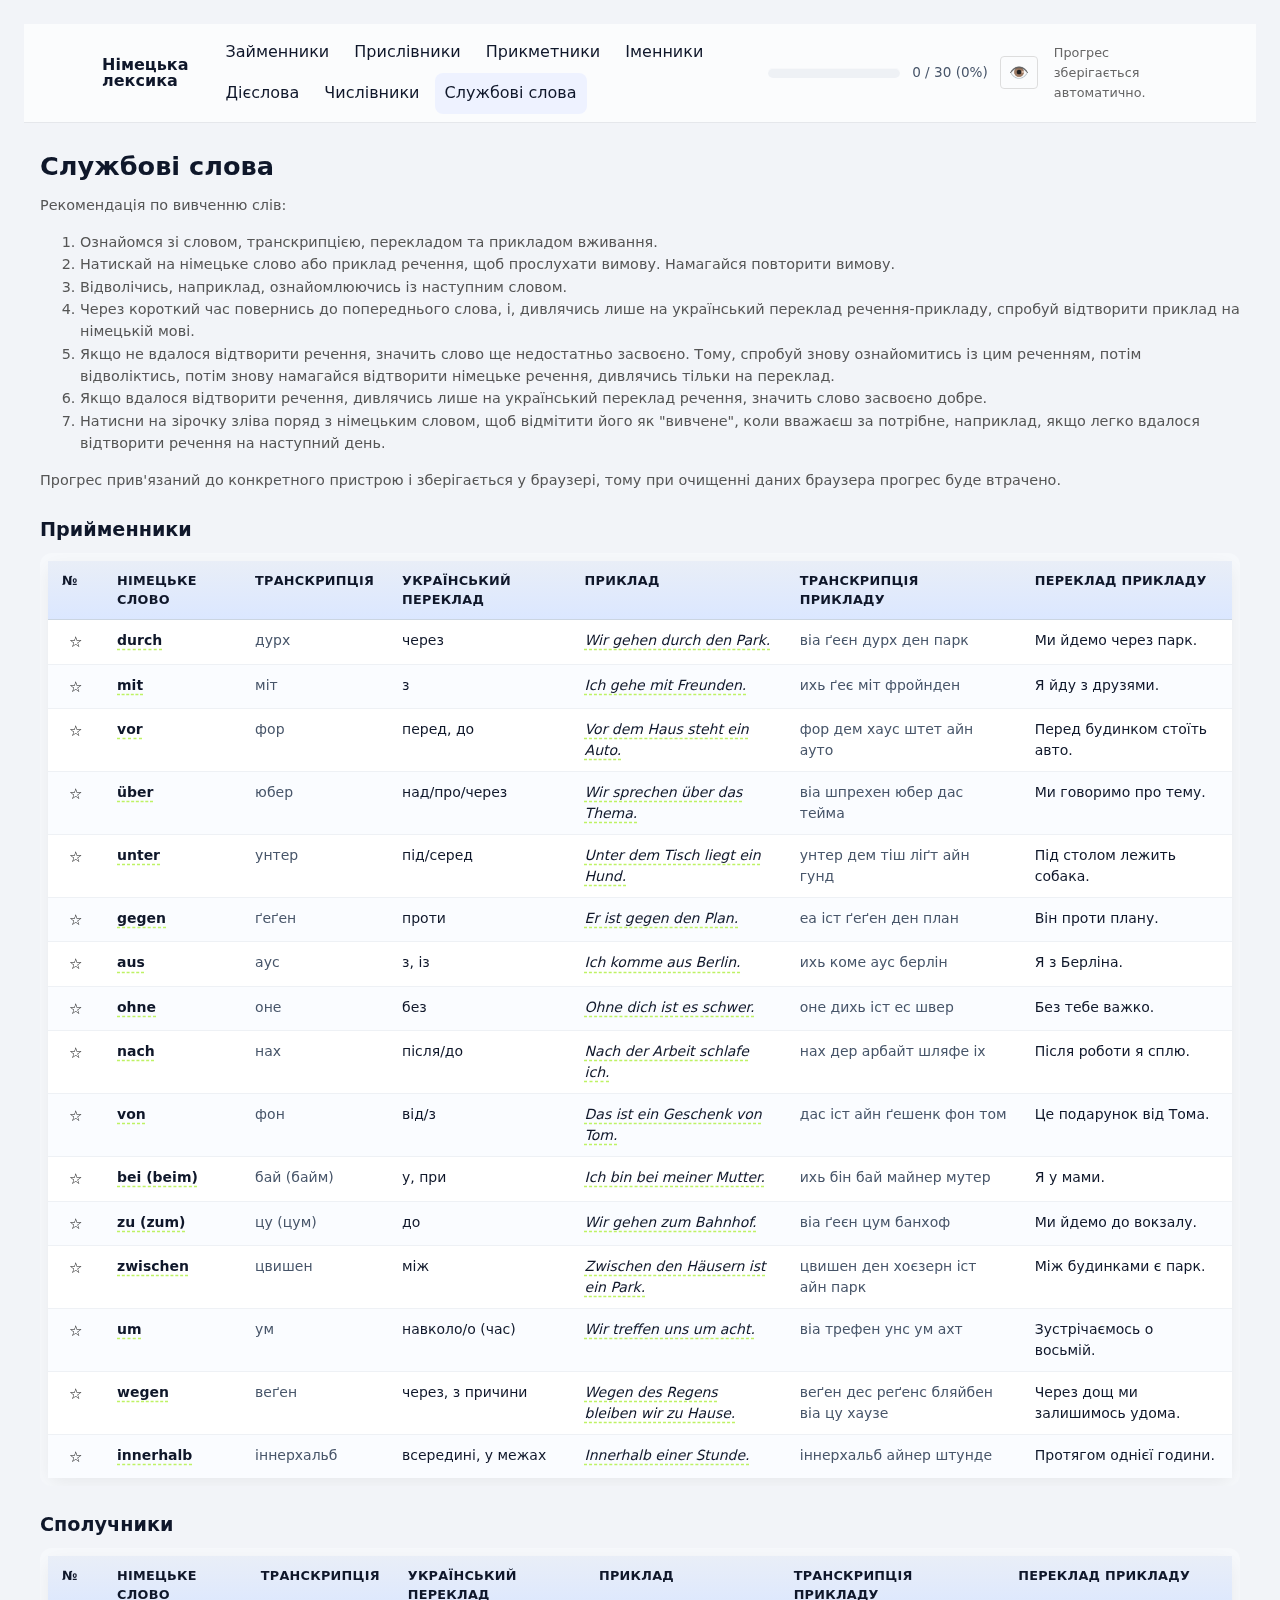
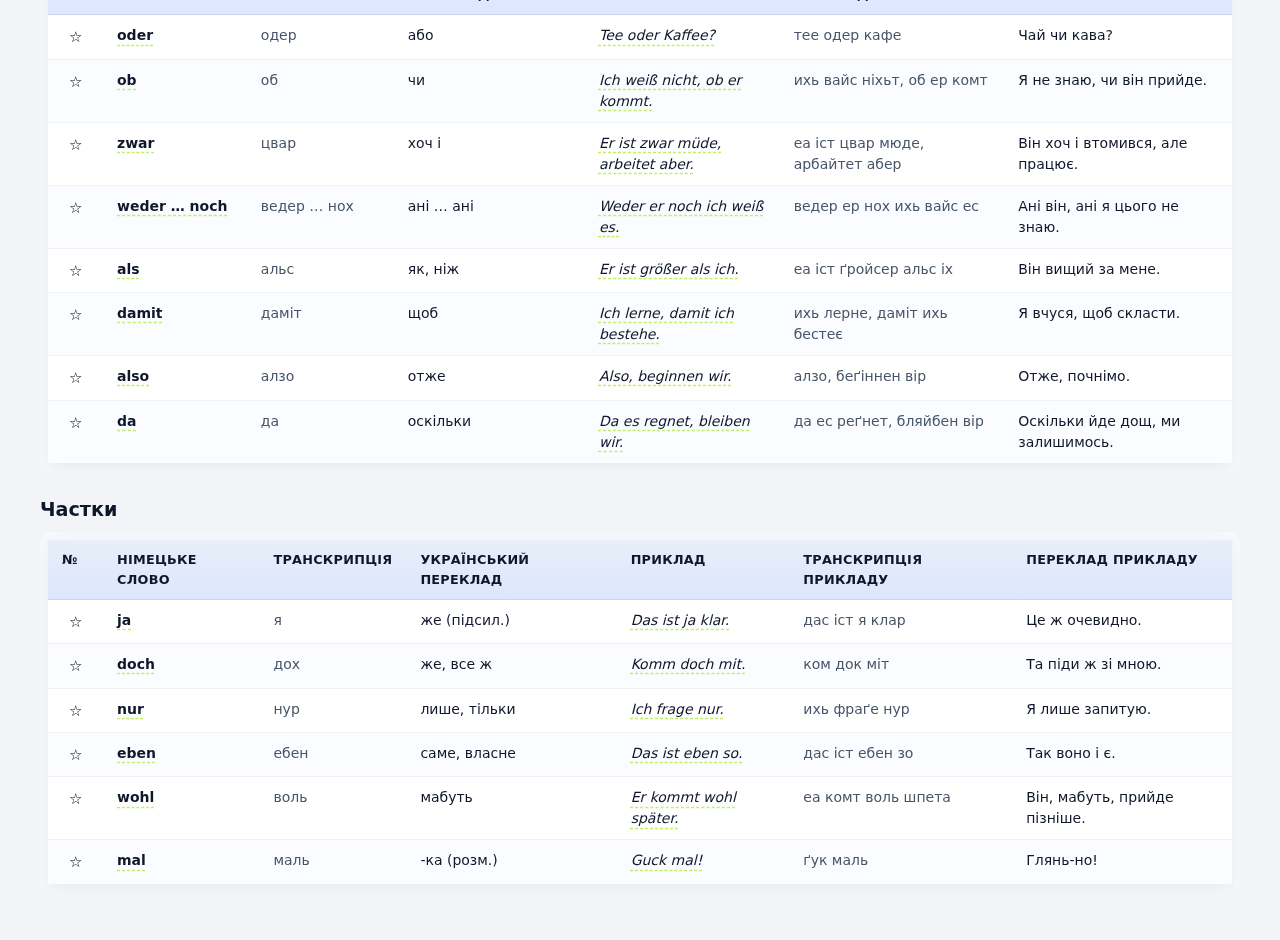
<file: docs/function_words.html>
<!DOCTYPE html>
<html lang="uk">
<head>
  <meta charset="UTF-8" />
  <meta name="viewport" content="width=device-width, initial-scale=1.0"/>
  <title>Німецькі службові слова</title>
  <link rel="stylesheet" href="assets/css/style.css">
</head>
<body>
  <header class="topbar">
    <div class="topbar-inner">
      <div class="brand">Німецька лексика</div>
      <nav>
        <a href="index.html">Займенники</a>
        <a href="adverbs.html">Прислівники</a>
        <a href="adjectives.html">Прикметники</a>
        <a href="nouns.html">Іменники</a>
        <a href="verbs.html">Дієслова</a>
        <a href="numbers.html">Числівники</a>
        <a href="function_words.html" class="active">Службові слова</a>
      </nav>
      <div class="top-progress-wrap" aria-hidden="false">
        <div class="top-progress" id="top-progress" role="progressbar" aria-valuemin="0" aria-valuemax="100" aria-valuenow="0">
          <div class="fill" id="top-progress-fill"></div>
        </div>
        <div id="top-progress-text">0/0 (0%)</div>
      </div>
      <div class="header-controls">
        <button id="toggleHide" class="icon-btn" title="Приховати/Показати вивчені слова">👁️</button>
        <span id="status" class="status-text"></span>
      </div>
    </div>
  </header>

  <main>
    <h1>Службові слова</h1>
    
    <div id="hint"></div>

    <h2>Прийменники</h2>
    <div class="table-wrap">
      <table class="word-table">
        <thead>
          <tr>
            <th>№</th><th>Німецьке слово</th><th>Транскрипція</th>
            <th>Український переклад</th><th>Приклад</th><th>Транскрипція прикладу</th><th>Переклад прикладу</th>
          </tr>
        </thead>
        <tbody>
          <tr><td><button class="learn-btn" title="Відмітити як вивчене">☆</button></td><td class="word">durch</td><td>дурх</td><td>через</td><td class="german-example">Wir gehen durch den Park.</td><td>віа ґеєн дурх ден парк</td><td>Ми йдемо через парк.</td></tr>
          <tr><td><button class="learn-btn" title="Відмітити як вивчене">☆</button></td><td class="word">mit</td><td>міт</td><td>з</td><td class="german-example">Ich gehe mit Freunden.</td><td>ихь ґеє міт фройнден</td><td>Я йду з друзями.</td></tr>
          <tr><td><button class="learn-btn" title="Відмітити як вивчене">☆</button></td><td class="word">vor</td><td>фор</td><td>перед, до</td><td class="german-example">Vor dem Haus steht ein Auto.</td><td>фор дем хаус штет айн ауто</td><td>Перед будинком стоїть авто.</td></tr>
          <tr><td><button class="learn-btn" title="Відмітити як вивчене">☆</button></td><td class="word">über</td><td>юбeр</td><td>над/про/через</td><td class="german-example">Wir sprechen über das Thema.</td><td>віа шпрехен юбер дас тейма</td><td>Ми говоримо про тему.</td></tr>
          <tr><td><button class="learn-btn" title="Відмітити як вивчене">☆</button></td><td class="word">unter</td><td>унтер</td><td>під/серед</td><td class="german-example">Unter dem Tisch liegt ein Hund.</td><td>унтер дем тіш ліґт айн гунд</td><td>Під столом лежить собака.</td></tr>
          <tr><td><button class="learn-btn" title="Відмітити як вивчене">☆</button></td><td class="word">gegen</td><td>ґеґен</td><td>проти</td><td class="german-example">Er ist gegen den Plan.</td><td>еа іст ґеґен ден план</td><td>Він проти плану.</td></tr>
          <tr><td><button class="learn-btn" title="Відмітити як вивчене">☆</button></td><td class="word">aus</td><td>аус</td><td>з, із</td><td class="german-example">Ich komme aus Berlin.</td><td>ихь коме аус берлін</td><td>Я з Берліна.</td></tr>
          <tr><td><button class="learn-btn" title="Відмітити як вивчене">☆</button></td><td class="word">ohne</td><td>оне</td><td>без</td><td class="german-example">Ohne dich ist es schwer.</td><td>оне дихь іст ес швер</td><td>Без тебе важко.</td></tr>
          <tr><td><button class="learn-btn" title="Відмітити як вивчене">☆</button></td><td class="word">nach</td><td>нах</td><td>після/до</td><td class="german-example">Nach der Arbeit schlafe ich.</td><td>нах дер арбайт шляфе іх</td><td>Після роботи я сплю.</td></tr>
          <tr><td><button class="learn-btn" title="Відмітити як вивчене">☆</button></td><td class="word">von</td><td>фон</td><td>від/з</td><td class="german-example">Das ist ein Geschenk von Tom.</td><td>дас іст айн ґешенк фон том</td><td>Це подарунок від Тома.</td></tr>
          <tr><td><button class="learn-btn" title="Відмітити як вивчене">☆</button></td><td class="word">bei (beim)</td><td>бай (байм)</td><td>у, при</td><td class="german-example">Ich bin bei meiner Mutter.</td><td>ихь бін бай майнер мутер</td><td>Я у мами.</td></tr>
          <tr><td><button class="learn-btn" title="Відмітити як вивчене">☆</button></td><td class="word">zu (zum)</td><td>цу (цум)</td><td>до</td><td class="german-example">Wir gehen zum Bahnhof.</td><td>віа ґеєн цум банхоф</td><td>Ми йдемо до вокзалу.</td></tr>
          <tr><td><button class="learn-btn" title="Відмітити як вивчене">☆</button></td><td class="word">zwischen</td><td>цвишен</td><td>між</td><td class="german-example">Zwischen den Häusern ist ein Park.</td><td>цвишен ден хоєзерн іст айн парк</td><td>Між будинками є парк.</td></tr>
          <tr><td><button class="learn-btn" title="Відмітити як вивчене">☆</button></td><td class="word">um</td><td>ум</td><td>навколо/о (час)</td><td class="german-example">Wir treffen uns um acht.</td><td>віа трефен унс ум ахт</td><td>Зустрічаємось о восьмій.</td></tr>
          <tr><td><button class="learn-btn" title="Відмітити як вивчене">☆</button></td><td class="word">wegen</td><td>веґен</td><td>через, з причини</td><td class="german-example">Wegen des Regens bleiben wir zu Hause.</td><td>веґен дес реґенс бляйбен віа цу хаузе</td><td>Через дощ ми залишимось удома.</td></tr>
          <tr><td><button class="learn-btn" title="Відмітити як вивчене">☆</button></td><td class="word">innerhalb</td><td>іннерхальб</td><td>всередині, у межах</td><td class="german-example">Innerhalb einer Stunde.</td><td>іннерхальб айнер штунде</td><td>Протягом однієї години.</td></tr>
        </tbody>
      </table>
    </div>

    <h2>Сполучники</h2>
    <div class="table-wrap">
      <table class="word-table">
        <thead>
          <tr>
            <th>№</th><th>Німецьке слово</th><th>Транскрипція</th>
            <th>Український переклад</th><th>Приклад</th><th>Транскрипція прикладу</th><th>Переклад прикладу</th>
          </tr>
        </thead>
        <tbody>
          <tr><td><button class="learn-btn" title="Відмітити як вивчене">☆</button></td><td class="word">oder</td><td>одер</td><td>або</td><td class="german-example">Tee oder Kaffee?</td><td>тее одер кафе</td><td>Чай чи кава?</td></tr>
          <tr><td><button class="learn-btn" title="Відмітити як вивчене">☆</button></td><td class="word">ob</td><td>об</td><td>чи</td><td class="german-example">Ich weiß nicht, ob er kommt.</td><td>ихь вайс ніхьт, об ер комт</td><td>Я не знаю, чи він прийде.</td></tr>
          <tr><td><button class="learn-btn" title="Відмітити як вивчене">☆</button></td><td class="word">zwar</td><td>цвар</td><td>хоч і</td><td class="german-example">Er ist zwar müde, arbeitet aber.</td><td>еа іст цвар мюде, арбайтет абер</td><td>Він хоч і втомився, але працює.</td></tr>
          <tr><td><button class="learn-btn" title="Відмітити як вивчене">☆</button></td><td class="word">weder … noch</td><td>ведер … нох</td><td>ані … ані</td><td class="german-example">Weder er noch ich weiß es.</td><td>ведер ер нох ихь вайс ес</td><td>Ані він, ані я цього не знаю.</td></tr>
          <tr><td><button class="learn-btn" title="Відмітити як вивчене">☆</button></td><td class="word">als</td><td>альс</td><td>як, ніж</td><td class="german-example">Er ist größer als ich.</td><td>еа іст ґройсер альс іх</td><td>Він вищий за мене.</td></tr>
          <tr><td><button class="learn-btn" title="Відмітити як вивчене">☆</button></td><td class="word">damit</td><td>даміт</td><td>щоб</td><td class="german-example">Ich lerne, damit ich bestehe.</td><td>ихь лерне, даміт ихь бестеє</td><td>Я вчуся, щоб скласти.</td></tr>
          <tr><td><button class="learn-btn" title="Відмітити як вивчене">☆</button></td><td class="word">also</td><td>алзо</td><td>отже</td><td class="german-example">Also, beginnen wir.</td><td>алзо, беґіннен вір</td><td>Отже, почнімо.</td></tr>
          <tr><td><button class="learn-btn" title="Відмітити як вивчене">☆</button></td><td class="word">da</td><td>да</td><td>оскільки</td><td class="german-example">Da es regnet, bleiben wir.</td><td>да ес реґнет, бляйбен вір</td><td>Оскільки йде дощ, ми залишимось.</td></tr>
        </tbody>
      </table>
    </div>

    <h2>Частки</h2>
    <div class="table-wrap">
      <table class="word-table">
        <thead>
          <tr>
            <th>№</th><th>Німецьке слово</th><th>Транскрипція</th>
            <th>Український переклад</th><th>Приклад</th><th>Транскрипція прикладу</th><th>Переклад прикладу</th>
          </tr>
        </thead>
        <tbody>
          <tr><td><button class="learn-btn" title="Відмітити як вивчене">☆</button></td><td class="word">ja</td><td>я</td><td>же (підсил.)</td><td class="german-example">Das ist ja klar.</td><td>дас іст я клар</td><td>Це ж очевидно.</td></tr>
          <tr><td><button class="learn-btn" title="Відмітити як вивчене">☆</button></td><td class="word">doch</td><td>дох</td><td>же, все ж</td><td class="german-example">Komm doch mit.</td><td>ком док міт</td><td>Та піди ж зі мною.</td></tr>
          <tr><td><button class="learn-btn" title="Відмітити як вивчене">☆</button></td><td class="word">nur</td><td>нур</td><td>лише, тільки</td><td class="german-example">Ich frage nur.</td><td>ихь фраґе нур</td><td>Я лише запитую.</td></tr>
          <tr><td><button class="learn-btn" title="Відмітити як вивчене">☆</button></td><td class="word">eben</td><td>ебен</td><td>саме, власне</td><td class="german-example">Das ist eben so.</td><td>дас іст ебен зо</td><td>Так воно і є.</td></tr>
          <tr><td><button class="learn-btn" title="Відмітити як вивчене">☆</button></td><td class="word">wohl</td><td>воль</td><td>мабуть</td><td class="german-example">Er kommt wohl später.</td><td>еа комт воль шпета</td><td>Він, мабуть, прийде пізніше.</td></tr>
          <tr><td><button class="learn-btn" title="Відмітити як вивчене">☆</button></td><td class="word">mal</td><td>маль</td><td>-ка (розм.)</td><td class="german-example">Guck mal!</td><td>ґук маль</td><td>Глянь-но!</td></tr>
        </tbody>
      </table>
    </div>
  </main>

  <script src="assets/js/main.js" data-page-id="function_words"></script>
</body>
</html>
</file>
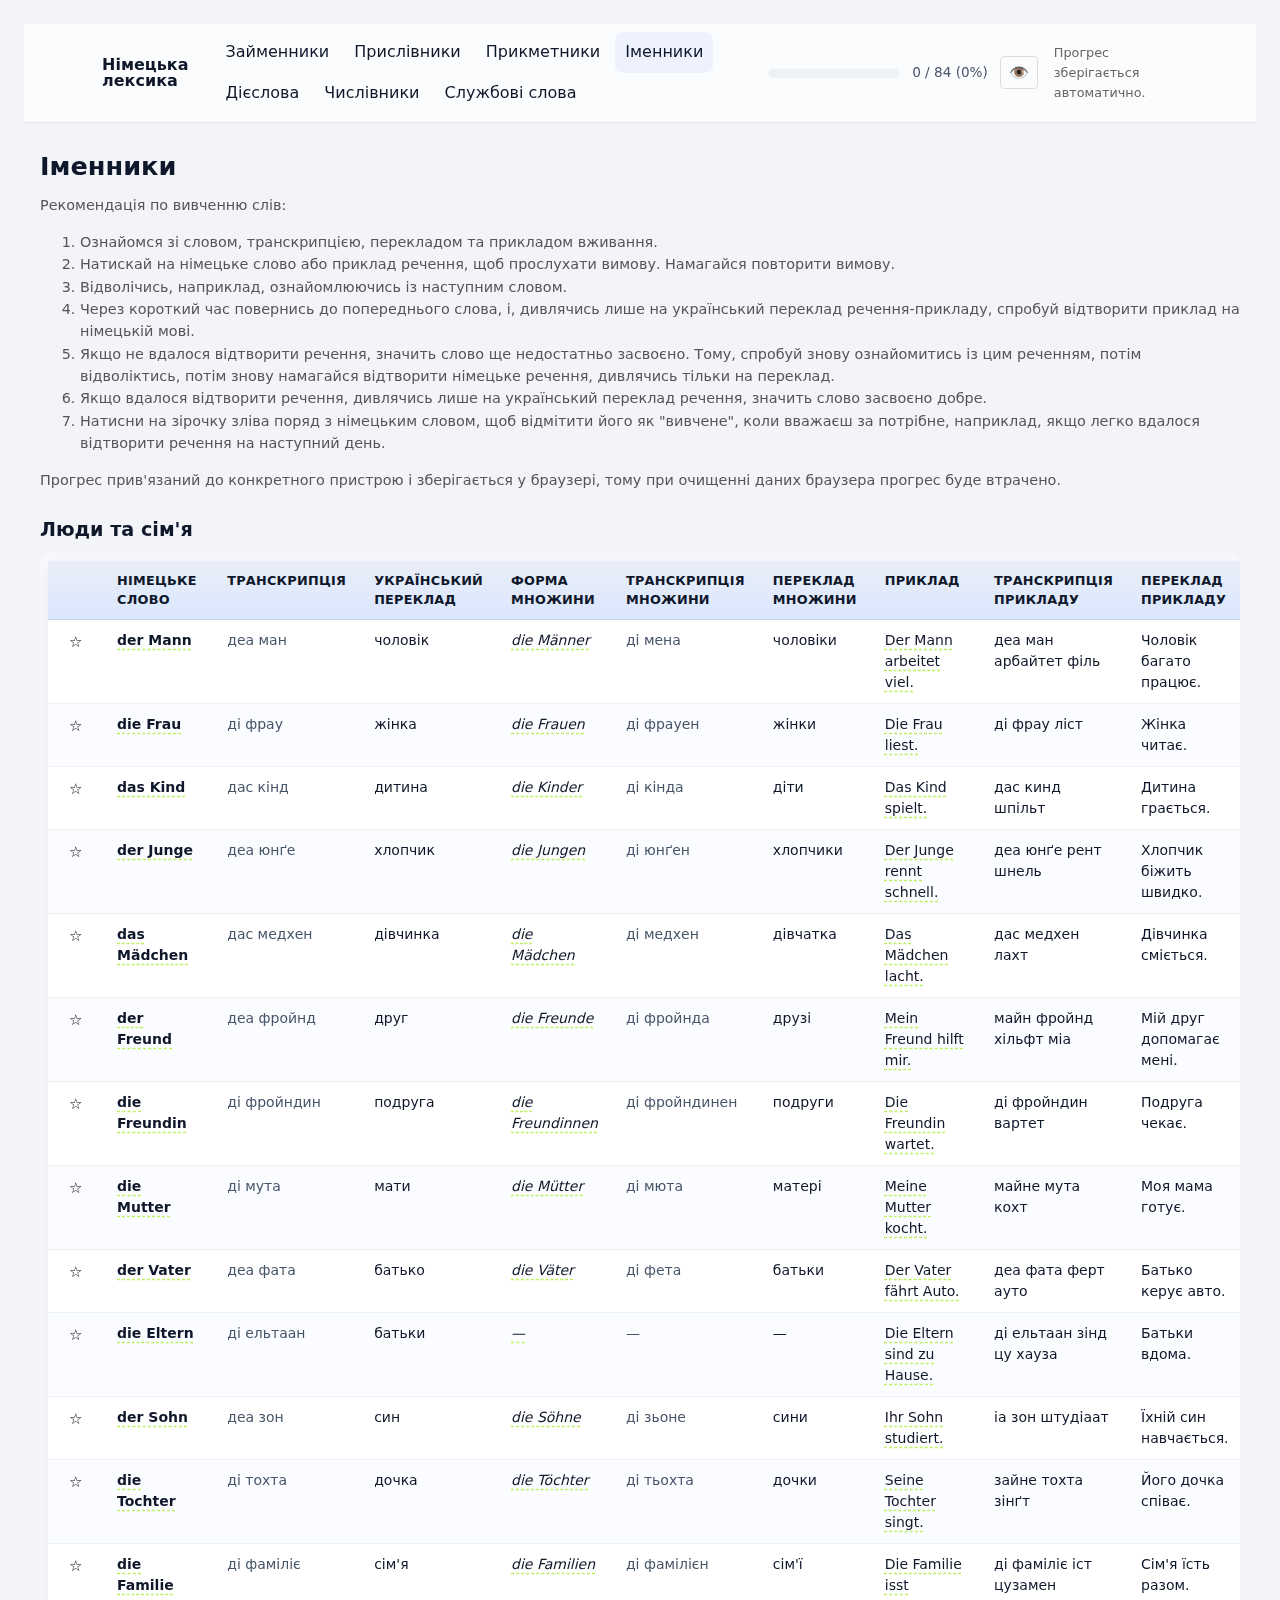
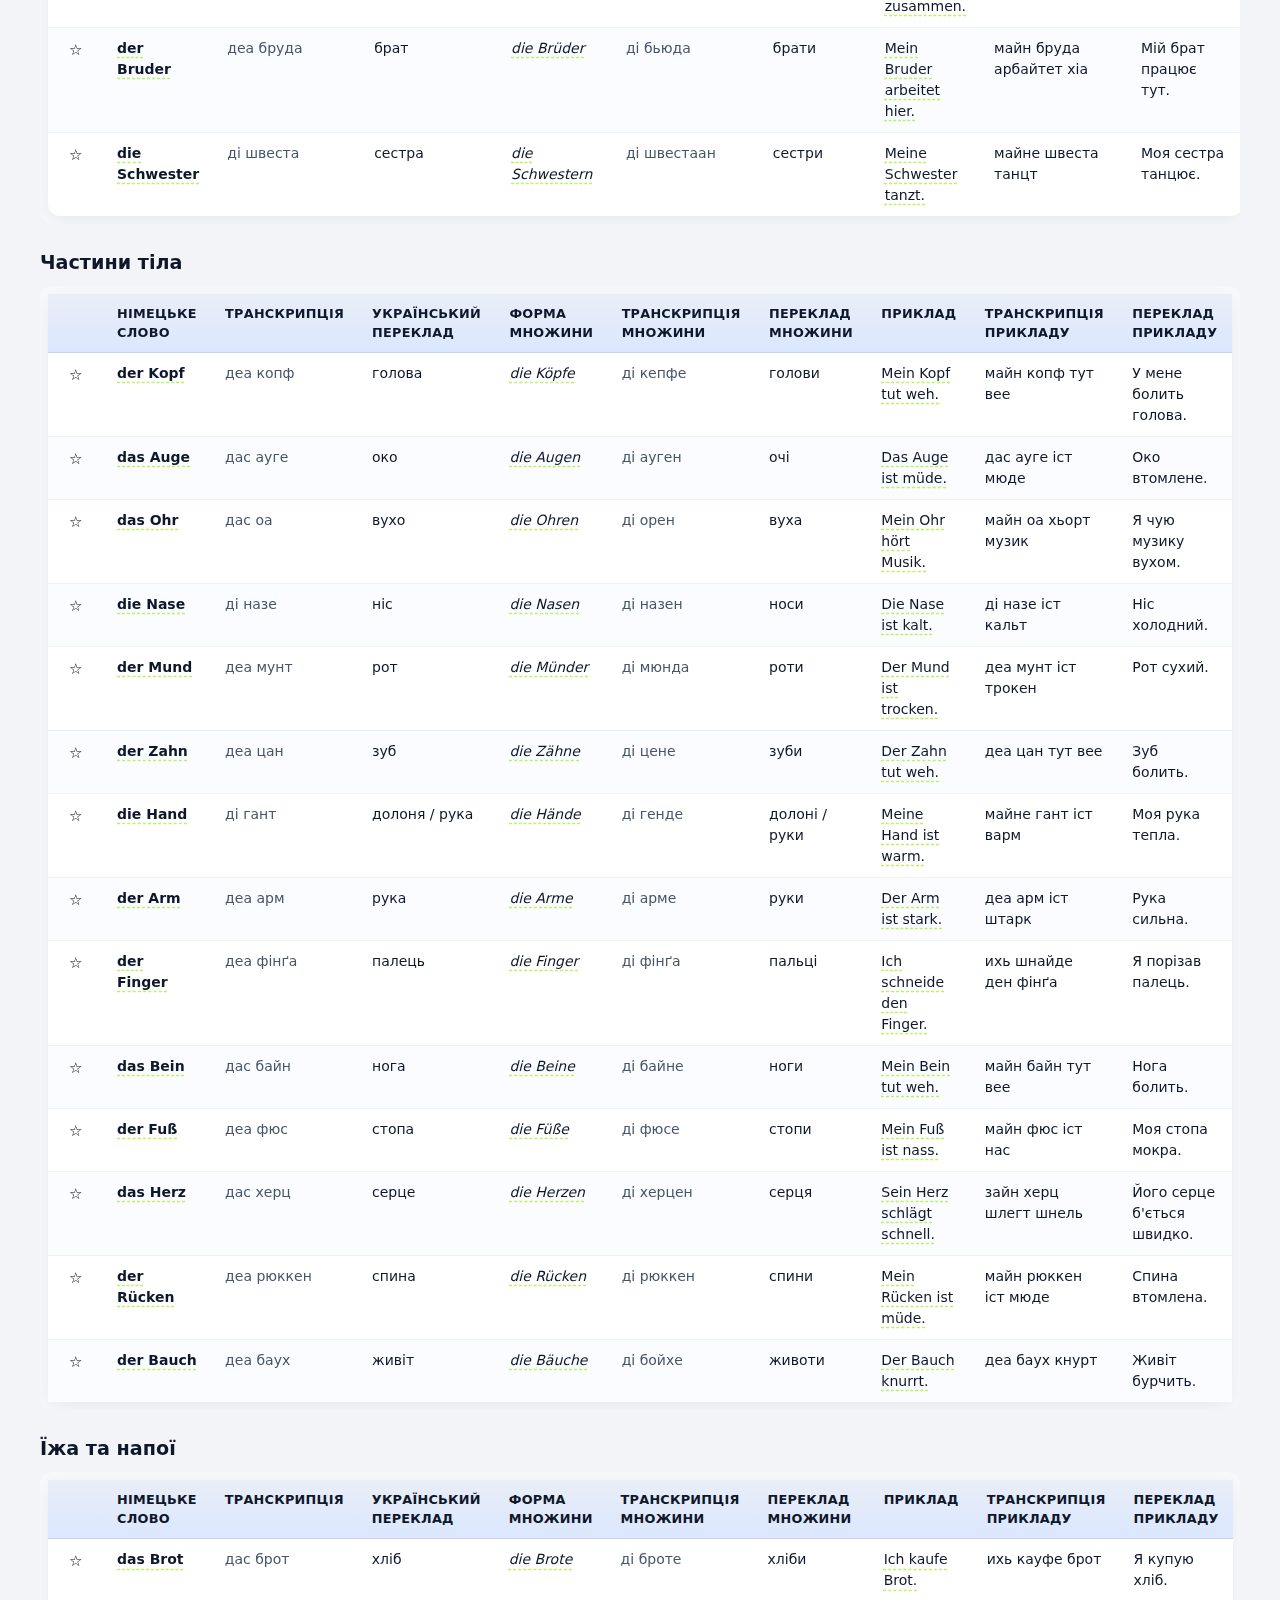
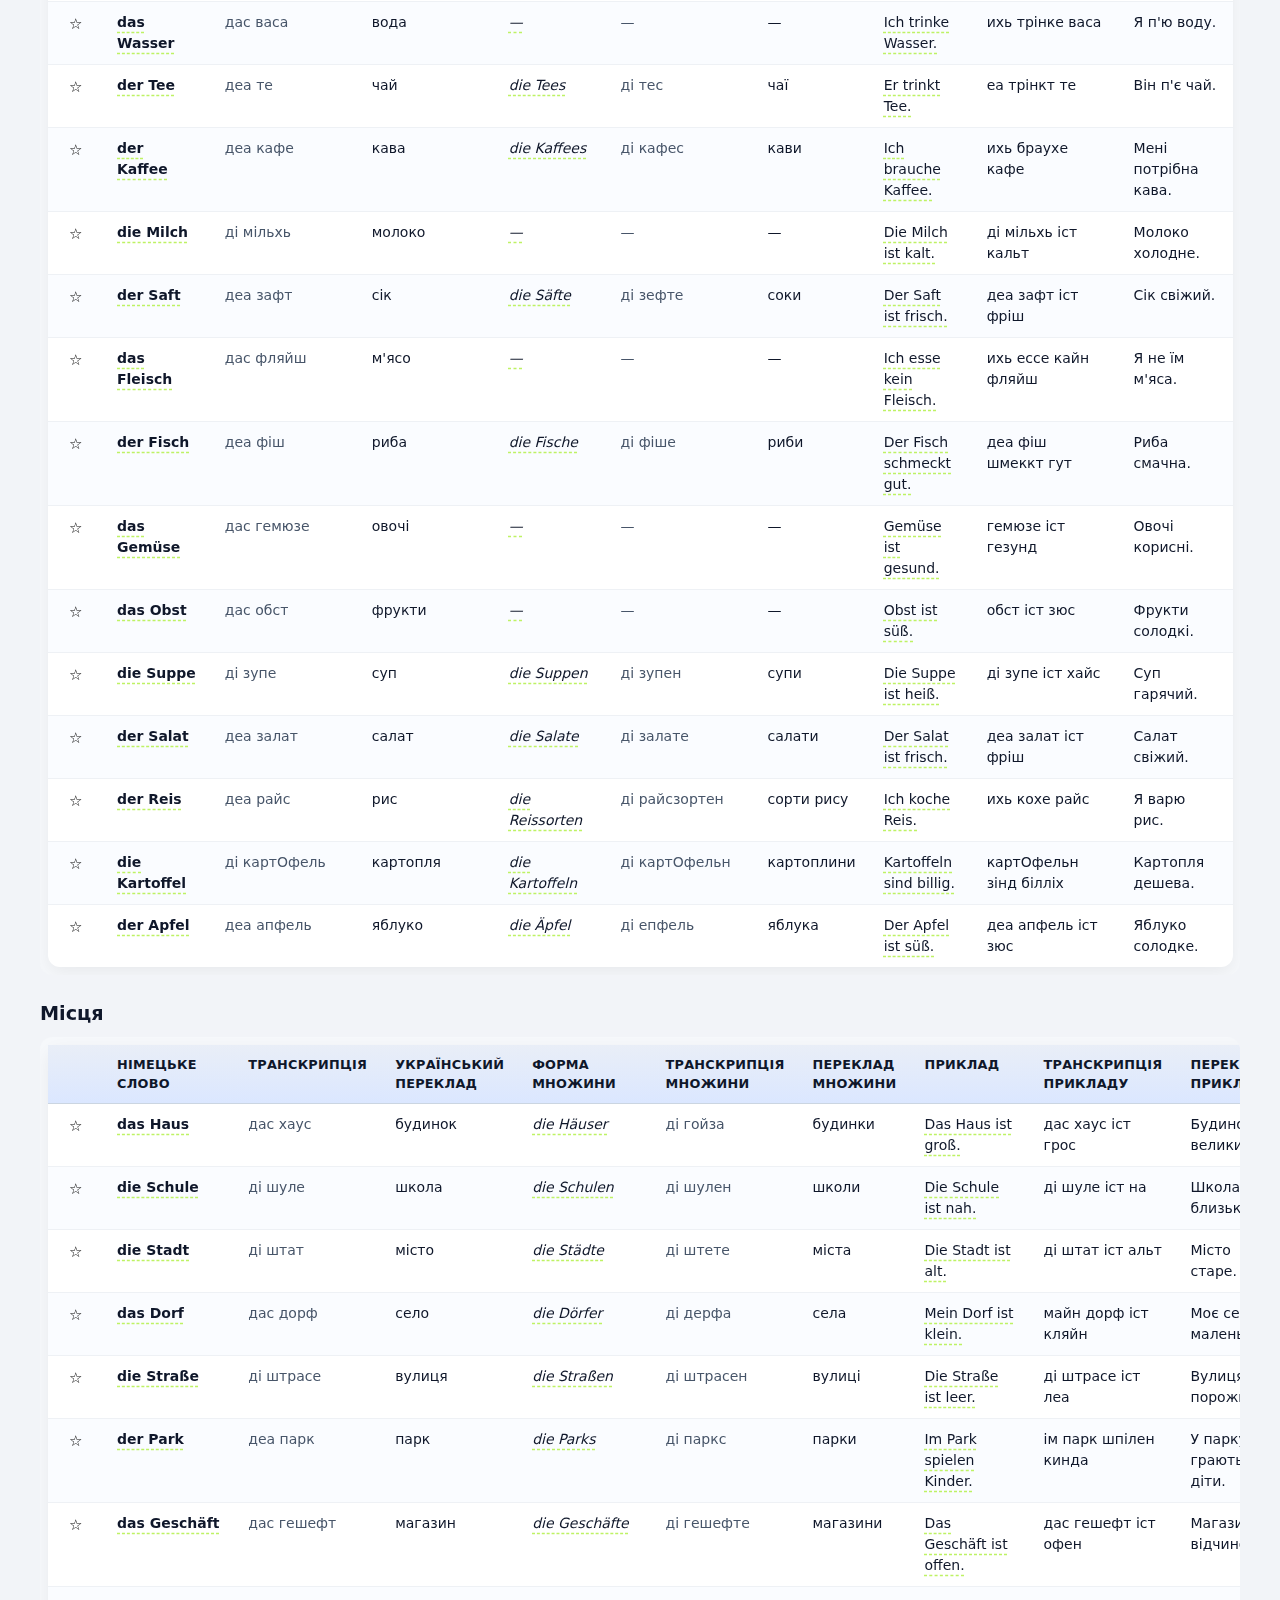
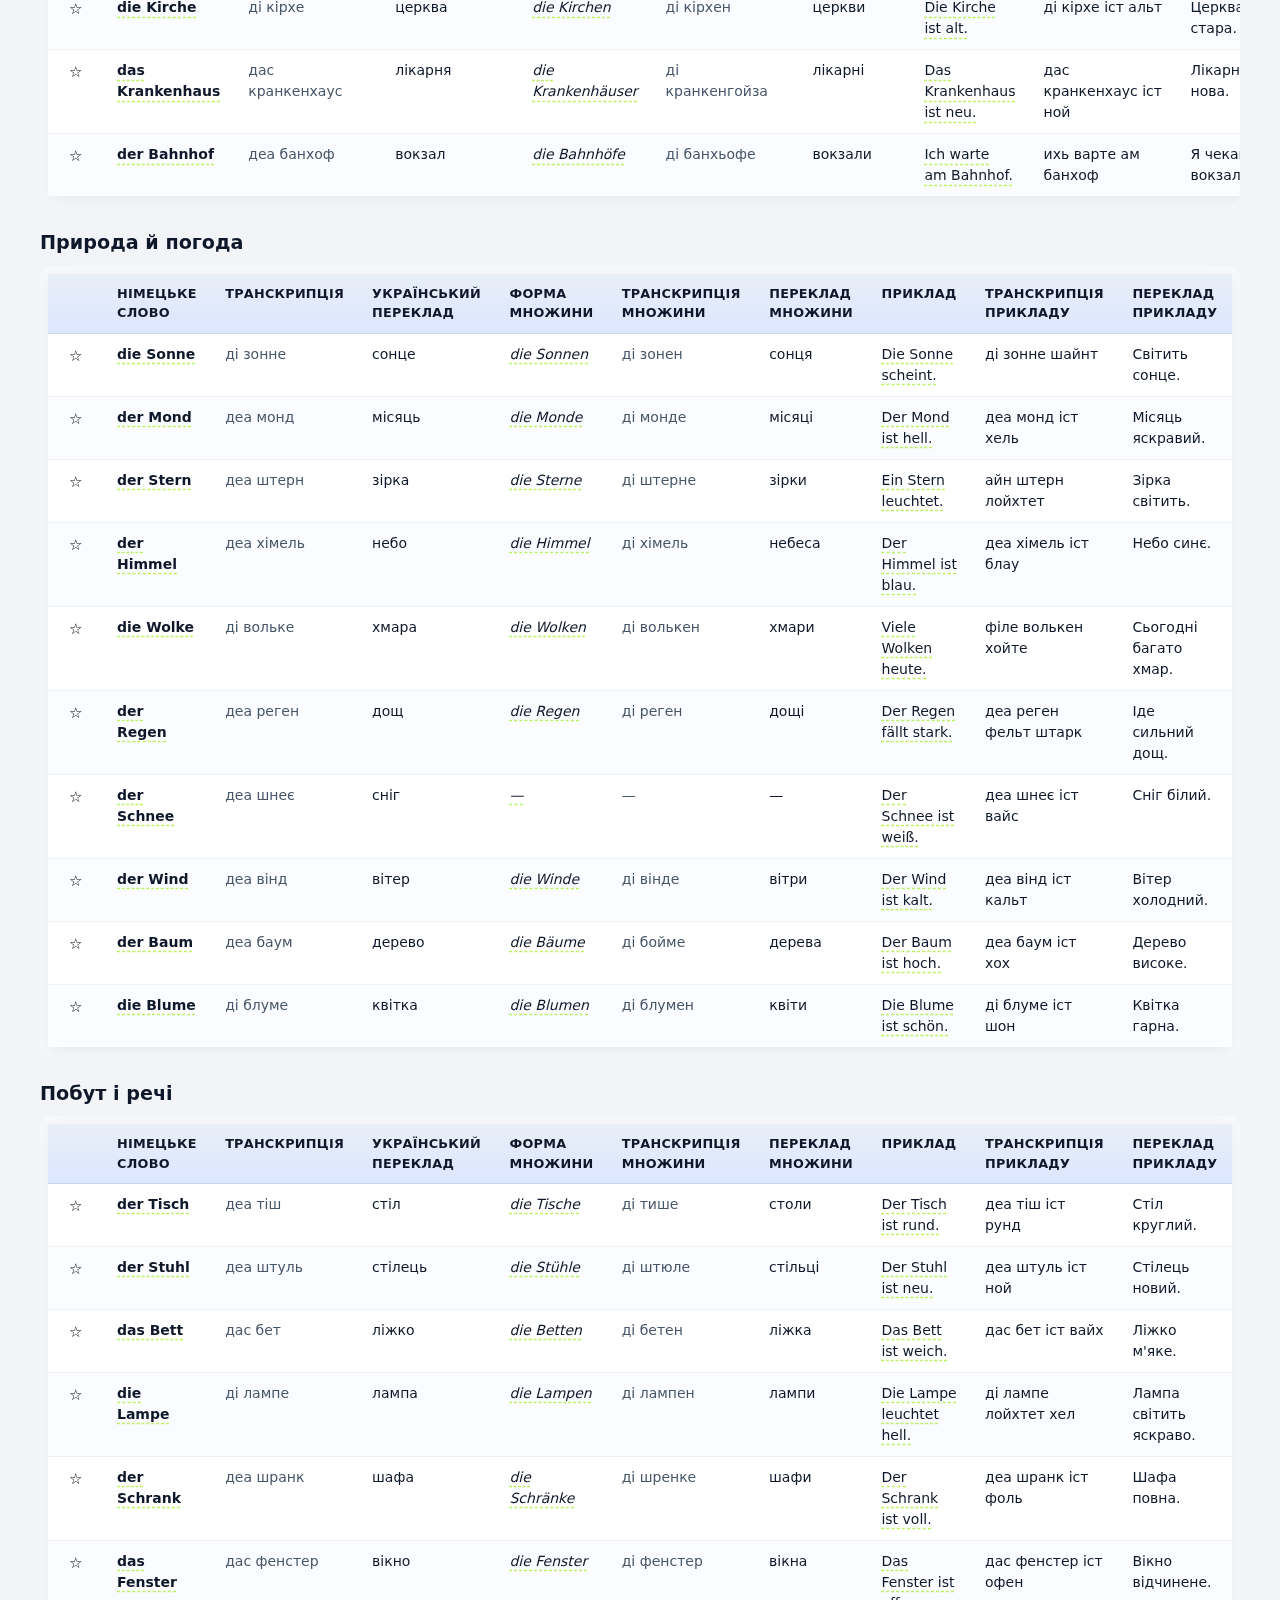
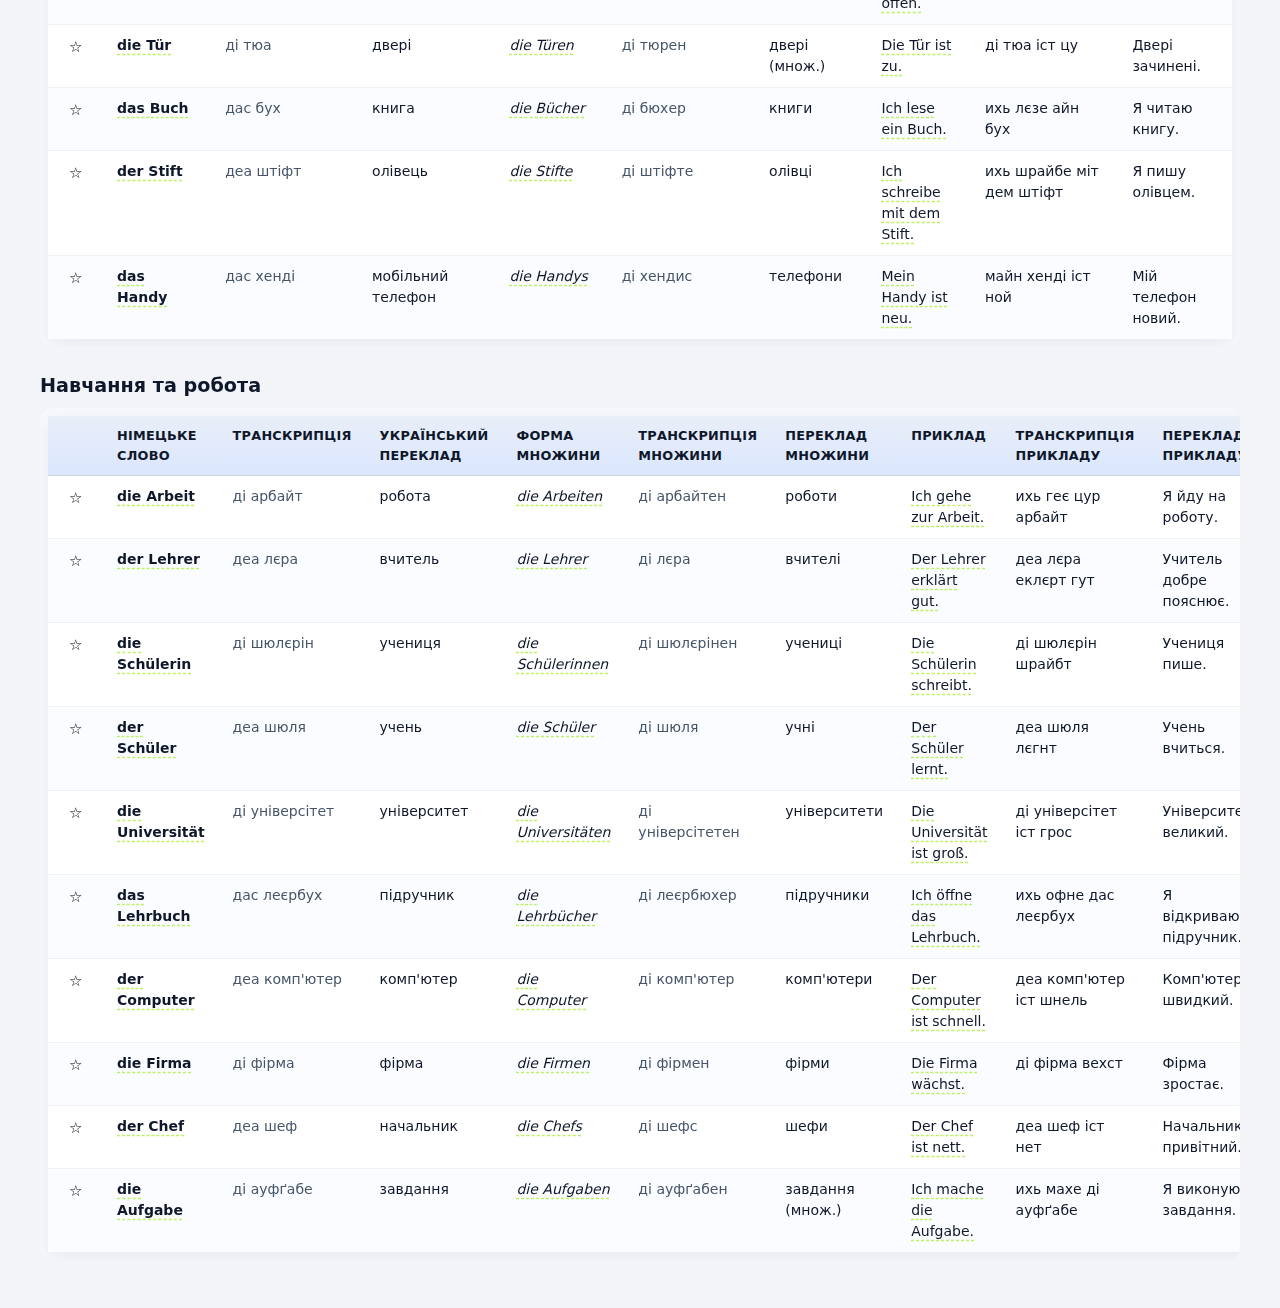
<file: docs/nouns.html>
<!DOCTYPE html>
<html lang="uk">
<head>
  <meta charset="UTF-8" />
  <meta name="viewport" content="width=device-width, initial-scale=1.0"/>
  <title>Німецькі іменники</title>
  <link rel="stylesheet" href="assets/css/style.css">
</head>
<body>
  <header class="topbar">
    <div class="topbar-inner">
      <div class="brand">Німецька лексика</div>
      <nav>
        <a href="index.html">Займенники</a>
        <a href="adverbs.html">Прислівники</a>
        <a href="adjectives.html">Прикметники</a>
        <a href="nouns.html" class="active">Іменники</a>
        <a href="verbs.html">Дієслова</a>
        <a href="numbers.html">Числівники</a>
        <a href="function_words.html">Службові слова</a>
      </nav>
      <div class="top-progress-wrap" aria-hidden="false">
        <div class="top-progress" id="top-progress" role="progressbar" aria-valuemin="0" aria-valuemax="100" aria-valuenow="0">
          <div class="fill" id="top-progress-fill"></div>
        </div>
        <div id="top-progress-text">0/0 (0%)</div>
      </div>
      <div class="header-controls">
        <button id="toggleHide" class="icon-btn" title="Приховати/Показати вивчені слова">👁️</button>
        <span id="status" class="status-text"></span>
      </div>
    </div>
  </header>

  <main>
    <h1>Іменники</h1>
    
    <div id="hint"></div>

    <h2>Люди та сім'я</h2>
    <div class="table-wrap">
      <table class="word-table">
        <thead>
          <tr>
            <th></th><th>Німецьке слово</th><th>Транскрипція</th>
            <th>Український переклад</th><th>Форма множини</th><th>Транскрипція множини</th><th>Переклад множини</th>
            <th>Приклад</th><th>Транскрипція прикладу</th><th>Переклад прикладу</th>
          </tr>
        </thead>
        <tbody>
          <tr><td><button class="learn-btn" title="Відмітити як вивчене">☆</button></td><td class="word">der Mann</td><td>деа ман</td><td>чоловік</td><td class="noun-plural">die Männer</td><td>ді мена</td><td>чоловіки</td><td class="german-example">Der Mann arbeitet viel.</td><td>деа ман арбайтет філь</td><td>Чоловік багато працює.</td></tr>
          <tr><td><button class="learn-btn" title="Відмітити як вивчене">☆</button></td><td class="word">die Frau</td><td>ді фрау</td><td>жінка</td><td class="noun-plural">die Frauen</td><td>ді фрауен</td><td>жінки</td><td class="german-example">Die Frau liest.</td><td>ді фрау ліст</td><td>Жінка читає.</td></tr>
          <tr><td><button class="learn-btn" title="Відмітити як вивчене">☆</button></td><td class="word">das Kind</td><td>дас кінд</td><td>дитина</td><td class="noun-plural">die Kinder</td><td>ді кінда</td><td>діти</td><td class="german-example">Das Kind spielt.</td><td>дас кинд шпільт</td><td>Дитина грається.</td></tr>
          <tr><td><button class="learn-btn" title="Відмітити як вивчене">☆</button></td><td class="word">der Junge</td><td>деа юнґе</td><td>хлопчик</td><td class="noun-plural">die Jungen</td><td>ді юнґен</td><td>хлопчики</td><td class="german-example">Der Junge rennt schnell.</td><td>деа юнґе рент шнель</td><td>Хлопчик біжить швидко.</td></tr>
          <tr><td><button class="learn-btn" title="Відмітити як вивчене">☆</button></td><td class="word">das Mädchen</td><td>дас медхен</td><td>дівчинка</td><td class="noun-plural">die Mädchen</td><td>ді медхен</td><td>дівчатка</td><td class="german-example">Das Mädchen lacht.</td><td>дас медхен лахт</td><td>Дівчинка сміється.</td></tr>
          <tr><td><button class="learn-btn" title="Відмітити як вивчене">☆</button></td><td class="word">der Freund</td><td>деа фройнд</td><td>друг</td><td class="noun-plural">die Freunde</td><td>ді фройнда</td><td>друзі</td><td class="german-example">Mein Freund hilft mir.</td><td>майн фройнд хільфт міа</td><td>Мій друг допомагає мені.</td></tr>
          <tr><td><button class="learn-btn" title="Відмітити як вивчене">☆</button></td><td class="word">die Freundin</td><td>ді фройндин</td><td>подруга</td><td class="noun-plural">die Freundinnen</td><td>ді фройндинен</td><td>подруги</td><td class="german-example">Die Freundin wartet.</td><td>ді фройндин вартет</td><td>Подруга чекає.</td></tr>
          <tr><td><button class="learn-btn" title="Відмітити як вивчене">☆</button></td><td class="word">die Mutter</td><td>ді мута</td><td>мати</td><td class="noun-plural">die Mütter</td><td>ді мюта</td><td>матері</td><td class="german-example">Meine Mutter kocht.</td><td>майне мута кохт</td><td>Моя мама готує.</td></tr>
          <tr><td><button class="learn-btn" title="Відмітити як вивчене">☆</button></td><td class="word">der Vater</td><td>деа фата</td><td>батько</td><td class="noun-plural">die Väter</td><td>ді фета</td><td>батьки</td><td class="german-example">Der Vater fährt Auto.</td><td>деа фата ферт ауто</td><td>Батько керує авто.</td></tr>
          <tr><td><button class="learn-btn" title="Відмітити як вивчене">☆</button></td><td class="word">die Eltern</td><td>ді ельтаан</td><td>батьки</td><td class="noun-plural">—</td><td>—</td><td>—</td><td class="german-example">Die Eltern sind zu Hause.</td><td>ді ельтаан зінд цу хауза</td><td>Батьки вдома.</td></tr>
          <tr><td><button class="learn-btn" title="Відмітити як вивчене">☆</button></td><td class="word">der Sohn</td><td>деа зон</td><td>син</td><td class="noun-plural">die Söhne</td><td>ді зьоне</td><td>сини</td><td class="german-example">Ihr Sohn studiert.</td><td>іа зон штудіаат</td><td>Їхній син навчається.</td></tr>
          <tr><td><button class="learn-btn" title="Відмітити як вивчене">☆</button></td><td class="word">die Tochter</td><td>ді тохта</td><td>дочка</td><td class="noun-plural">die Töchter</td><td>ді тьохта</td><td>дочки</td><td class="german-example">Seine Tochter singt.</td><td>зайне тохта зінґт</td><td>Його дочка співає.</td></tr>
          <tr><td><button class="learn-btn" title="Відмітити як вивчене">☆</button></td><td class="word">die Familie</td><td>ді фаміліє</td><td>сім'я</td><td class="noun-plural">die Familien</td><td>ді фамілієн</td><td>сім'ї</td><td class="german-example">Die Familie isst zusammen.</td><td>ді фаміліє іст цузамен</td><td>Сім'я їсть разом.</td></tr>
          <tr><td><button class="learn-btn" title="Відмітити як вивчене">☆</button></td><td class="word">der Bruder</td><td>деа бруда</td><td>брат</td><td class="noun-plural">die Brüder</td><td>ді бьюда</td><td>брати</td><td class="german-example">Mein Bruder arbeitet hier.</td><td>майн бруда арбайтет хіа</td><td>Мій брат працює тут.</td></tr>
          <tr><td><button class="learn-btn" title="Відмітити як вивчене">☆</button></td><td class="word">die Schwester</td><td>ді швеста</td><td>сестра</td><td class="noun-plural">die Schwestern</td><td>ді швестаан</td><td>сестри</td><td class="german-example">Meine Schwester tanzt.</td><td>майне швеста танцт</td><td>Моя сестра танцює.</td></tr>
        </tbody>
      </table>
    </div>
    <h2>Частини тіла</h2>
    <div class="table-wrap">
      <table class="word-table">
        <thead>
          <tr>
            <th></th><th>Німецьке слово</th><th>Транскрипція</th>
            <th>Український переклад</th><th>Форма множини</th><th>Транскрипція множини</th><th>Переклад множини</th>
            <th>Приклад</th><th>Транскрипція прикладу</th><th>Переклад прикладу</th>
          </tr>
        </thead>
        <tbody>
          <tr><td><button class="learn-btn" title="Відмітити як вивчене">☆</button></td><td class="word">der Kopf</td><td>деа копф</td><td>голова</td><td class="noun-plural">die Köpfe</td><td>ді кепфе</td><td>голови</td><td class="german-example">Mein Kopf tut weh.</td><td>майн копф тут вее</td><td>У мене болить голова.</td></tr>
          <tr><td><button class="learn-btn" title="Відмітити як вивчене">☆</button></td><td class="word">das Auge</td><td>дас ауге</td><td>око</td><td class="noun-plural">die Augen</td><td>ді ауген</td><td>очі</td><td class="german-example">Das Auge ist müde.</td><td>дас ауге іст мюде</td><td>Око втомлене.</td></tr>
          <tr><td><button class="learn-btn" title="Відмітити як вивчене">☆</button></td><td class="word">das Ohr</td><td>дас оа</td><td>вухо</td><td class="noun-plural">die Ohren</td><td>ді орен</td><td>вуха</td><td class="german-example">Mein Ohr hört Musik.</td><td>майн оа хьорт музик</td><td>Я чую музику вухом.</td></tr>
          <tr><td><button class="learn-btn" title="Відмітити як вивчене">☆</button></td><td class="word">die Nase</td><td>ді назе</td><td>ніс</td><td class="noun-plural">die Nasen</td><td>ді назен</td><td>носи</td><td class="german-example">Die Nase ist kalt.</td><td>ді назе іст кальт</td><td>Ніс холодний.</td></tr>
          <tr><td><button class="learn-btn" title="Відмітити як вивчене">☆</button></td><td class="word">der Mund</td><td>деа мунт</td><td>рот</td><td class="noun-plural">die Münder</td><td>ді мюнда</td><td>роти</td><td class="german-example">Der Mund ist trocken.</td><td>деа мунт іст трокен</td><td>Рот сухий.</td></tr>
          <tr><td><button class="learn-btn" title="Відмітити як вивчене">☆</button></td><td class="word">der Zahn</td><td>деа цан</td><td>зуб</td><td class="noun-plural">die Zähne</td><td>ді цене</td><td>зуби</td><td class="german-example">Der Zahn tut weh.</td><td>деа цан тут вее</td><td>Зуб болить.</td></tr>
          <tr><td><button class="learn-btn" title="Відмітити як вивчене">☆</button></td><td class="word">die Hand</td><td>ді гант</td><td>долоня / рука</td><td class="noun-plural">die Hände</td><td>ді генде</td><td>долоні / руки</td><td class="german-example">Meine Hand ist warm.</td><td>майне гант іст варм</td><td>Моя рука тепла.</td></tr>
          <tr><td><button class="learn-btn" title="Відмітити як вивчене">☆</button></td><td class="word">der Arm</td><td>деа арм</td><td>рука</td><td class="noun-plural">die Arme</td><td>ді арме</td><td>руки</td><td class="german-example">Der Arm ist stark.</td><td>деа арм іст штарк</td><td>Рука сильна.</td></tr>
          <tr><td><button class="learn-btn" title="Відмітити як вивчене">☆</button></td><td class="word">der Finger</td><td>деа фінґа</td><td>палець</td><td class="noun-plural">die Finger</td><td>ді фінґа</td><td>пальці</td><td class="german-example">Ich schneide den Finger.</td><td>ихь шнайде ден фінґа</td><td>Я порізав палець.</td></tr>
          <tr><td><button class="learn-btn" title="Відмітити як вивчене">☆</button></td><td class="word">das Bein</td><td>дас байн</td><td>нога</td><td class="noun-plural">die Beine</td><td>ді байне</td><td>ноги</td><td class="german-example">Mein Bein tut weh.</td><td>майн байн тут вее</td><td>Нога болить.</td></tr>
          <tr><td><button class="learn-btn" title="Відмітити як вивчене">☆</button></td><td class="word">der Fuß</td><td>деа фюс</td><td>стопа</td><td class="noun-plural">die Füße</td><td>ді фюсе</td><td>стопи</td><td class="german-example">Mein Fuß ist nass.</td><td>майн фюс іст нас</td><td>Моя стопа мокра.</td></tr>
          <tr><td><button class="learn-btn" title="Відмітити як вивчене">☆</button></td><td class="word">das Herz</td><td>дас херц</td><td>серце</td><td class="noun-plural">die Herzen</td><td>ді херцен</td><td>серця</td><td class="german-example">Sein Herz schlägt schnell.</td><td>зайн херц шлегт шнель</td><td>Його серце б'ється швидко.</td></tr>
          <tr><td><button class="learn-btn" title="Відмітити як вивчене">☆</button></td><td class="word">der Rücken</td><td>деа рюккен</td><td>спина</td><td class="noun-plural">die Rücken</td><td>ді рюккен</td><td>спини</td><td class="german-example">Mein Rücken ist müde.</td><td>майн рюккен іст мюде</td><td>Спина втомлена.</td></tr>
          <tr><td><button class="learn-btn" title="Відмітити як вивчене">☆</button></td><td class="word">der Bauch</td><td>деа баух</td><td>живіт</td><td class="noun-plural">die Bäuche</td><td>ді бойхе</td><td>животи</td><td class="german-example">Der Bauch knurrt.</td><td>деа баух кнурт</td><td>Живіт бурчить.</td></tr>
        </tbody>
      </table>
    </div>
    <h2>Їжа та напої</h2>
    <div class="table-wrap">
      <table class="word-table">
        <thead>
          <tr>
            <th></th><th>Німецьке слово</th><th>Транскрипція</th>
            <th>Український переклад</th><th>Форма множини</th><th>Транскрипція множини</th><th>Переклад множини</th>
            <th>Приклад</th><th>Транскрипція прикладу</th><th>Переклад прикладу</th>
          </tr>
        </thead>
        <tbody>
          <tr><td><button class="learn-btn" title="Відмітити як вивчене">☆</button></td><td class="word">das Brot</td><td>дас брот</td><td>хліб</td><td class="noun-plural">die Brote</td><td>ді броте</td><td>хліби</td><td class="german-example">Ich kaufe Brot.</td><td>ихь кауфе брот</td><td>Я купую хліб.</td></tr>
          <tr><td><button class="learn-btn" title="Відмітити як вивчене">☆</button></td><td class="word">das Wasser</td><td>дас васа</td><td>вода</td><td class="noun-plural">—</td><td>—</td><td>—</td><td class="german-example">Ich trinke Wasser.</td><td>ихь трінке васа</td><td>Я п'ю воду.</td></tr>
          <tr><td><button class="learn-btn" title="Відмітити як вивчене">☆</button></td><td class="word">der Tee</td><td>деа те</td><td>чай</td><td class="noun-plural">die Tees</td><td>ді тес</td><td>чаї</td><td class="german-example">Er trinkt Tee.</td><td>еа трінкт те</td><td>Він п'є чай.</td></tr>
          <tr><td><button class="learn-btn" title="Відмітити як вивчене">☆</button></td><td class="word">der Kaffee</td><td>деа кафе</td><td>кава</td><td class="noun-plural">die Kaffees</td><td>ді кафес</td><td>кави</td><td class="german-example">Ich brauche Kaffee.</td><td>ихь браухе кафе</td><td>Мені потрібна кава.</td></tr>
          <tr><td><button class="learn-btn" title="Відмітити як вивчене">☆</button></td><td class="word">die Milch</td><td>ді мільхь</td><td>молоко</td><td class="noun-plural">—</td><td>—</td><td>—</td><td class="german-example">Die Milch ist kalt.</td><td>ді мільхь іст кальт</td><td>Молоко холодне.</td></tr>
          <tr><td><button class="learn-btn" title="Відмітити як вивчене">☆</button></td><td class="word">der Saft</td><td>деа зафт</td><td>сік</td><td class="noun-plural">die Säfte</td><td>ді зефте</td><td>соки</td><td class="german-example">Der Saft ist frisch.</td><td>деа зафт іст фріш</td><td>Сік свіжий.</td></tr>
          <tr><td><button class="learn-btn" title="Відмітити як вивчене">☆</button></td><td class="word">das Fleisch</td><td>дас фляйш</td><td>м'ясо</td><td class="noun-plural">—</td><td>—</td><td>—</td><td class="german-example">Ich esse kein Fleisch.</td><td>ихь ессе кайн фляйш</td><td>Я не їм м'яса.</td></tr>
          <tr><td><button class="learn-btn" title="Відмітити як вивчене">☆</button></td><td class="word">der Fisch</td><td>деа фіш</td><td>риба</td><td class="noun-plural">die Fische</td><td>ді фіше</td><td>риби</td><td class="german-example">Der Fisch schmeckt gut.</td><td>деа фіш шмеккт гут</td><td>Риба смачна.</td></tr>
          <tr><td><button class="learn-btn" title="Відмітити як вивчене">☆</button></td><td class="word">das Gemüse</td><td>дас гемюзе</td><td>овочі</td><td class="noun-plural">—</td><td>—</td><td>—</td><td class="german-example">Gemüse ist gesund.</td><td>гемюзе іст гезунд</td><td>Овочі корисні.</td></tr>
          <tr><td><button class="learn-btn" title="Відмітити як вивчене">☆</button></td><td class="word">das Obst</td><td>дас обст</td><td>фрукти</td><td class="noun-plural">—</td><td>—</td><td>—</td><td class="german-example">Obst ist süß.</td><td>обст іст зюс</td><td>Фрукти солодкі.</td></tr>
          <tr><td><button class="learn-btn" title="Відмітити як вивчене">☆</button></td><td class="word">die Suppe</td><td>ді зупе</td><td>суп</td><td class="noun-plural">die Suppen</td><td>ді зупен</td><td>супи</td><td class="german-example">Die Suppe ist heiß.</td><td>ді зупе іст хайс</td><td>Суп гарячий.</td></tr>
          <tr><td><button class="learn-btn" title="Відмітити як вивчене">☆</button></td><td class="word">der Salat</td><td>деа залат</td><td>салат</td><td class="noun-plural">die Salate</td><td>ді залате</td><td>салати</td><td class="german-example">Der Salat ist frisch.</td><td>деа залат іст фріш</td><td>Салат свіжий.</td></tr>
          <tr><td><button class="learn-btn" title="Відмітити як вивчене">☆</button></td><td class="word">der Reis</td><td>деа райс</td><td>рис</td><td class="noun-plural">die Reissorten</td><td>ді райсзортен</td><td>сорти рису</td><td class="german-example">Ich koche Reis.</td><td>ихь кохе райс</td><td>Я варю рис.</td></tr>
          <tr><td><button class="learn-btn" title="Відмітити як вивчене">☆</button></td><td class="word">die Kartoffel</td><td>ді картОфель</td><td>картопля</td><td class="noun-plural">die Kartoffeln</td><td>ді картОфельн</td><td>картоплини</td><td class="german-example">Kartoffeln sind billig.</td><td>картОфельн зінд білліх</td><td>Картопля дешева.</td></tr>
          <tr><td><button class="learn-btn" title="Відмітити як вивчене">☆</button></td><td class="word">der Apfel</td><td>деа апфель</td><td>яблуко</td><td class="noun-plural">die Äpfel</td><td>ді епфель</td><td>яблука</td><td class="german-example">Der Apfel ist süß.</td><td>деа апфель іст зюс</td><td>Яблуко солодке.</td></tr>
        </tbody>
      </table>
    </div>
    <h2>Місця</h2>
    <div class="table-wrap">
      <table class="word-table">
        <thead>
          <tr>
            <th></th><th>Німецьке слово</th><th>Транскрипція</th>
            <th>Український переклад</th><th>Форма множини</th><th>Транскрипція множини</th><th>Переклад множини</th>
            <th>Приклад</th><th>Транскрипція прикладу</th><th>Переклад прикладу</th>
          </tr>
        </thead>
        <tbody>
          <tr><td><button class="learn-btn" title="Відмітити як вивчене">☆</button></td><td class="word">das Haus</td><td>дас хаус</td><td>будинок</td><td class="noun-plural">die Häuser</td><td>ді гойза</td><td>будинки</td><td class="german-example">Das Haus ist groß.</td><td>дас хаус іст грос</td><td>Будинок великий.</td></tr>
          <tr><td><button class="learn-btn" title="Відмітити як вивчене">☆</button></td><td class="word">die Schule</td><td>ді шуле</td><td>школа</td><td class="noun-plural">die Schulen</td><td>ді шулен</td><td>школи</td><td class="german-example">Die Schule ist nah.</td><td>ді шуле іст на</td><td>Школа близько.</td></tr>
          <tr><td><button class="learn-btn" title="Відмітити як вивчене">☆</button></td><td class="word">die Stadt</td><td>ді штат</td><td>місто</td><td class="noun-plural">die Städte</td><td>ді штете</td><td>міста</td><td class="german-example">Die Stadt ist alt.</td><td>ді штат іст альт</td><td>Місто старе.</td></tr>
          <tr><td><button class="learn-btn" title="Відмітити як вивчене">☆</button></td><td class="word">das Dorf</td><td>дас дорф</td><td>село</td><td class="noun-plural">die Dörfer</td><td>ді дерфа</td><td>села</td><td class="german-example">Mein Dorf ist klein.</td><td>майн дорф іст кляйн</td><td>Моє село маленьке.</td></tr>
          <tr><td><button class="learn-btn" title="Відмітити як вивчене">☆</button></td><td class="word">die Straße</td><td>ді штрасе</td><td>вулиця</td><td class="noun-plural">die Straßen</td><td>ді штрасен</td><td>вулиці</td><td class="german-example">Die Straße ist leer.</td><td>ді штрасе іст леа</td><td>Вулиця порожня.</td></tr>
          <tr><td><button class="learn-btn" title="Відмітити як вивчене">☆</button></td><td class="word">der Park</td><td>деа парк</td><td>парк</td><td class="noun-plural">die Parks</td><td>ді паркс</td><td>парки</td><td class="german-example">Im Park spielen Kinder.</td><td>ім парк шпілен кинда</td><td>У парку граються діти.</td></tr>
          <tr><td><button class="learn-btn" title="Відмітити як вивчене">☆</button></td><td class="word">das Geschäft</td><td>дас гешефт</td><td>магазин</td><td class="noun-plural">die Geschäfte</td><td>ді гешефте</td><td>магазини</td><td class="german-example">Das Geschäft ist offen.</td><td>дас гешефт іст офен</td><td>Магазин відчинений.</td></tr>
          <tr><td><button class="learn-btn" title="Відмітити як вивчене">☆</button></td><td class="word">die Kirche</td><td>ді кірхе</td><td>церква</td><td class="noun-plural">die Kirchen</td><td>ді кірхен</td><td>церкви</td><td class="german-example">Die Kirche ist alt.</td><td>ді кірхе іст альт</td><td>Церква стара.</td></tr>
          <tr><td><button class="learn-btn" title="Відмітити як вивчене">☆</button></td><td class="word">das Krankenhaus</td><td>дас кранкенхаус</td><td>лікарня</td><td class="noun-plural">die Krankenhäuser</td><td>ді кранкенгойза</td><td>лікарні</td><td class="german-example">Das Krankenhaus ist neu.</td><td>дас кранкенхаус іст ной</td><td>Лікарня нова.</td></tr>
          <tr><td><button class="learn-btn" title="Відмітити як вивчене">☆</button></td><td class="word">der Bahnhof</td><td>деа банхоф</td><td>вокзал</td><td class="noun-plural">die Bahnhöfe</td><td>ді банхьофе</td><td>вокзали</td><td class="german-example">Ich warte am Bahnhof.</td><td>ихь варте ам банхоф</td><td>Я чекаю на вокзалі.</td></tr>
        </tbody>
      </table>
    </div>
    <h2>Природа й погода</h2>
    <div class="table-wrap">
      <table class="word-table">
        <thead>
          <tr>
            <th></th><th>Німецьке слово</th><th>Транскрипція</th>
            <th>Український переклад</th><th>Форма множини</th><th>Транскрипція множини</th><th>Переклад множини</th>
            <th>Приклад</th><th>Транскрипція прикладу</th><th>Переклад прикладу</th>
          </tr>
        </thead>
        <tbody>
          <tr><td><button class="learn-btn" title="Відмітити як вивчене">☆</button></td><td class="word">die Sonne</td><td>ді зонне</td><td>сонце</td><td class="noun-plural">die Sonnen</td><td>ді зонен</td><td>сонця</td><td class="german-example">Die Sonne scheint.</td><td>ді зонне шайнт</td><td>Світить сонце.</td></tr>
          <tr><td><button class="learn-btn" title="Відмітити як вивчене">☆</button></td><td class="word">der Mond</td><td>деа монд</td><td>місяць</td><td class="noun-plural">die Monde</td><td>ді монде</td><td>місяці</td><td class="german-example">Der Mond ist hell.</td><td>деа монд іст хель</td><td>Місяць яскравий.</td></tr>
          <tr><td><button class="learn-btn" title="Відмітити як вивчене">☆</button></td><td class="word">der Stern</td><td>деа штерн</td><td>зірка</td><td class="noun-plural">die Sterne</td><td>ді штерне</td><td>зірки</td><td class="german-example">Ein Stern leuchtet.</td><td>айн штерн лойхтет</td><td>Зірка світить.</td></tr>
          <tr><td><button class="learn-btn" title="Відмітити як вивчене">☆</button></td><td class="word">der Himmel</td><td>деа хімель</td><td>небо</td><td class="noun-plural">die Himmel</td><td>ді хімель</td><td>небеса</td><td class="german-example">Der Himmel ist blau.</td><td>деа хімель іст блау</td><td>Небо синє.</td></tr>
          <tr><td><button class="learn-btn" title="Відмітити як вивчене">☆</button></td><td class="word">die Wolke</td><td>ді вольке</td><td>хмара</td><td class="noun-plural">die Wolken</td><td>ді волькен</td><td>хмари</td><td class="german-example">Viele Wolken heute.</td><td>філе волькен хойте</td><td>Сьогодні багато хмар.</td></tr>
          <tr><td><button class="learn-btn" title="Відмітити як вивчене">☆</button></td><td class="word">der Regen</td><td>деа реген</td><td>дощ</td><td class="noun-plural">die Regen</td><td>ді реген</td><td>дощі</td><td class="german-example">Der Regen fällt stark.</td><td>деа реген фельт штарк</td><td>Іде сильний дощ.</td></tr>
          <tr><td><button class="learn-btn" title="Відмітити як вивчене">☆</button></td><td class="word">der Schnee</td><td>деа шнеє</td><td>сніг</td><td class="noun-plural">—</td><td>—</td><td>—</td><td class="german-example">Der Schnee ist weiß.</td><td>деа шнеє іст вайс</td><td>Сніг білий.</td></tr>
          <tr><td><button class="learn-btn" title="Відмітити як вивчене">☆</button></td><td class="word">der Wind</td><td>деа вінд</td><td>вітер</td><td class="noun-plural">die Winde</td><td>ді вінде</td><td>вітри</td><td class="german-example">Der Wind ist kalt.</td><td>деа вінд іст кальт</td><td>Вітер холодний.</td></tr>
          <tr><td><button class="learn-btn" title="Відмітити як вивчене">☆</button></td><td class="word">der Baum</td><td>деа баум</td><td>дерево</td><td class="noun-plural">die Bäume</td><td>ді бойме</td><td>дерева</td><td class="german-example">Der Baum ist hoch.</td><td>деа баум іст хох</td><td>Дерево високе.</td></tr>
          <tr><td><button class="learn-btn" title="Відмітити як вивчене">☆</button></td><td class="word">die Blume</td><td>ді блуме</td><td>квітка</td><td class="noun-plural">die Blumen</td><td>ді блумен</td><td>квіти</td><td class="german-example">Die Blume ist schön.</td><td>ді блуме іст шон</td><td>Квітка гарна.</td></tr>
        </tbody>
      </table>
    </div>
    <h2>Побут і речі</h2>
    <div class="table-wrap">
      <table class="word-table">
        <thead>
          <tr>
            <th></th><th>Німецьке слово</th><th>Транскрипція</th>
            <th>Український переклад</th><th>Форма множини</th><th>Транскрипція множини</th><th>Переклад множини</th>
            <th>Приклад</th><th>Транскрипція прикладу</th><th>Переклад прикладу</th>
          </tr>
        </thead>
        <tbody>
          <tr><td><button class="learn-btn" title="Відмітити як вивчене">☆</button></td><td class="word">der Tisch</td><td>деа тіш</td><td>стіл</td><td class="noun-plural">die Tische</td><td>ді тише</td><td>столи</td><td class="german-example">Der Tisch ist rund.</td><td>деа тіш іст рунд</td><td>Стіл круглий.</td></tr>
          <tr><td><button class="learn-btn" title="Відмітити як вивчене">☆</button></td><td class="word">der Stuhl</td><td>деа штуль</td><td>стілець</td><td class="noun-plural">die Stühle</td><td>ді штюле</td><td>стільці</td><td class="german-example">Der Stuhl ist neu.</td><td>деа штуль іст ной</td><td>Стілець новий.</td></tr>
          <tr><td><button class="learn-btn" title="Відмітити як вивчене">☆</button></td><td class="word">das Bett</td><td>дас бет</td><td>ліжко</td><td class="noun-plural">die Betten</td><td>ді бетен</td><td>ліжка</td><td class="german-example">Das Bett ist weich.</td><td>дас бет іст вайх</td><td>Ліжко м'яке.</td></tr>
          <tr><td><button class="learn-btn" title="Відмітити як вивчене">☆</button></td><td class="word">die Lampe</td><td>ді лампе</td><td>лампа</td><td class="noun-plural">die Lampen</td><td>ді лампен</td><td>лампи</td><td class="german-example">Die Lampe leuchtet hell.</td><td>ді лампе лойхтет хел</td><td>Лампа світить яскраво.</td></tr>
          <tr><td><button class="learn-btn" title="Відмітити як вивчене">☆</button></td><td class="word">der Schrank</td><td>деа шранк</td><td>шафа</td><td class="noun-plural">die Schränke</td><td>ді шренке</td><td>шафи</td><td class="german-example">Der Schrank ist voll.</td><td>деа шранк іст фоль</td><td>Шафа повна.</td></tr>
          <tr><td><button class="learn-btn" title="Відмітити як вивчене">☆</button></td><td class="word">das Fenster</td><td>дас фенстер</td><td>вікно</td><td class="noun-plural">die Fenster</td><td>ді фенстер</td><td>вікна</td><td class="german-example">Das Fenster ist offen.</td><td>дас фенстер іст офен</td><td>Вікно відчинене.</td></tr>
          <tr><td><button class="learn-btn" title="Відмітити як вивчене">☆</button></td><td class="word">die Tür</td><td>ді тюа</td><td>двері</td><td class="noun-plural">die Türen</td><td>ді тюрен</td><td>двері (множ.)</td><td class="german-example">Die Tür ist zu.</td><td>ді тюа іст цу</td><td>Двері зачинені.</td></tr>
          <tr><td><button class="learn-btn" title="Відмітити як вивчене">☆</button></td><td class="word">das Buch</td><td>дас бух</td><td>книга</td><td class="noun-plural">die Bücher</td><td>ді бюхер</td><td>книги</td><td class="german-example">Ich lese ein Buch.</td><td>ихь лєзе айн бух</td><td>Я читаю книгу.</td></tr>
          <tr><td><button class="learn-btn" title="Відмітити як вивчене">☆</button></td><td class="word">der Stift</td><td>деа штіфт</td><td>олівець</td><td class="noun-plural">die Stifte</td><td>ді штіфте</td><td>олівці</td><td class="german-example">Ich schreibe mit dem Stift.</td><td>ихь шрайбе міт дем штіфт</td><td>Я пишу олівцем.</td></tr>
          <tr><td><button class="learn-btn" title="Відмітити як вивчене">☆</button></td><td class="word">das Handy</td><td>дас хенді</td><td>мобільний телефон</td><td class="noun-plural">die Handys</td><td>ді хендис</td><td>телефони</td><td class="german-example">Mein Handy ist neu.</td><td>майн хенді іст ной</td><td>Мій телефон новий.</td></tr>
        </tbody>
      </table>
    </div>
    <h2>Навчання та робота</h2>
    <div class="table-wrap">
      <table class="word-table">
        <thead>
          <tr>
            <th></th><th>Німецьке слово</th><th>Транскрипція</th>
            <th>Український переклад</th><th>Форма множини</th><th>Транскрипція множини</th><th>Переклад множини</th>
            <th>Приклад</th><th>Транскрипція прикладу</th><th>Переклад прикладу</th>
          </tr>
        </thead>
        <tbody>
          <tr><td><button class="learn-btn" title="Відмітити як вивчене">☆</button></td><td class="word">die Arbeit</td><td>ді арбайт</td><td>робота</td><td class="noun-plural">die Arbeiten</td><td>ді арбайтен</td><td>роботи</td><td class="german-example">Ich gehe zur Arbeit.</td><td>ихь геє цур арбайт</td><td>Я йду на роботу.</td></tr>
          <tr><td><button class="learn-btn" title="Відмітити як вивчене">☆</button></td><td class="word">der Lehrer</td><td>деа лєра</td><td>вчитель</td><td class="noun-plural">die Lehrer</td><td>ді лєра</td><td>вчителі</td><td class="german-example">Der Lehrer erklärt gut.</td><td>деа лєра еклєрт гут</td><td>Учитель добре пояснює.</td></tr>
          <tr><td><button class="learn-btn" title="Відмітити як вивчене">☆</button></td><td class="word">die Schülerin</td><td>ді шюлєрін</td><td>учениця</td><td class="noun-plural">die Schülerinnen</td><td>ді шюлєрінен</td><td>учениці</td><td class="german-example">Die Schülerin schreibt.</td><td>ді шюлєрін шрайбт</td><td>Учениця пише.</td></tr>
          <tr><td><button class="learn-btn" title="Відмітити як вивчене">☆</button></td><td class="word">der Schüler</td><td>деа шюля</td><td>учень</td><td class="noun-plural">die Schüler</td><td>ді шюля</td><td>учні</td><td class="german-example">Der Schüler lernt.</td><td>деа шюля лєгнт</td><td>Учень вчиться.</td></tr>
          <tr><td><button class="learn-btn" title="Відмітити як вивчене">☆</button></td><td class="word">die Universität</td><td>ді універсітет</td><td>університет</td><td class="noun-plural">die Universitäten</td><td>ді універсітетен</td><td>університети</td><td class="german-example">Die Universität ist groß.</td><td>ді універсітет іст грос</td><td>Університет великий.</td></tr>
          <tr><td><button class="learn-btn" title="Відмітити як вивчене">☆</button></td><td class="word">das Lehrbuch</td><td>дас леєрбух</td><td>підручник</td><td class="noun-plural">die Lehrbücher</td><td>ді леєрбюхер</td><td>підручники</td><td class="german-example">Ich öffne das Lehrbuch.</td><td>ихь офне дас леєрбух</td><td>Я відкриваю підручник.</td></tr>
          <tr><td><button class="learn-btn" title="Відмітити як вивчене">☆</button></td><td class="word">der Computer</td><td>деа комп'ютер</td><td>комп'ютер</td><td class="noun-plural">die Computer</td><td>ді комп'ютер</td><td>комп'ютери</td><td class="german-example">Der Computer ist schnell.</td><td>деа комп'ютер іст шнель</td><td>Комп'ютер швидкий.</td></tr>
          <tr><td><button class="learn-btn" title="Відмітити як вивчене">☆</button></td><td class="word">die Firma</td><td>ді фірма</td><td>фірма</td><td class="noun-plural">die Firmen</td><td>ді фірмен</td><td>фірми</td><td class="german-example">Die Firma wächst.</td><td>ді фірма вехст</td><td>Фірма зростає.</td></tr>
          <tr><td><button class="learn-btn" title="Відмітити як вивчене">☆</button></td><td class="word">der Chef</td><td>деа шеф</td><td>начальник</td><td class="noun-plural">die Chefs</td><td>ді шефс</td><td>шефи</td><td class="german-example">Der Chef ist nett.</td><td>деа шеф іст нет</td><td>Начальник привітний.</td></tr>
          <tr><td><button class="learn-btn" title="Відмітити як вивчене">☆</button></td><td class="word">die Aufgabe</td><td>ді ауфґабе</td><td>завдання</td><td class="noun-plural">die Aufgaben</td><td>ді ауфґабен</td><td>завдання (множ.)</td><td class="german-example">Ich mache die Aufgabe.</td><td>ихь махе ді ауфґабе</td><td>Я виконую завдання.</td></tr>
        </tbody>
      </table>
    </div>
  </main>
  <script src="assets/js/main.js" data-page-id="nouns"></script>
</body>
</html>
</file>
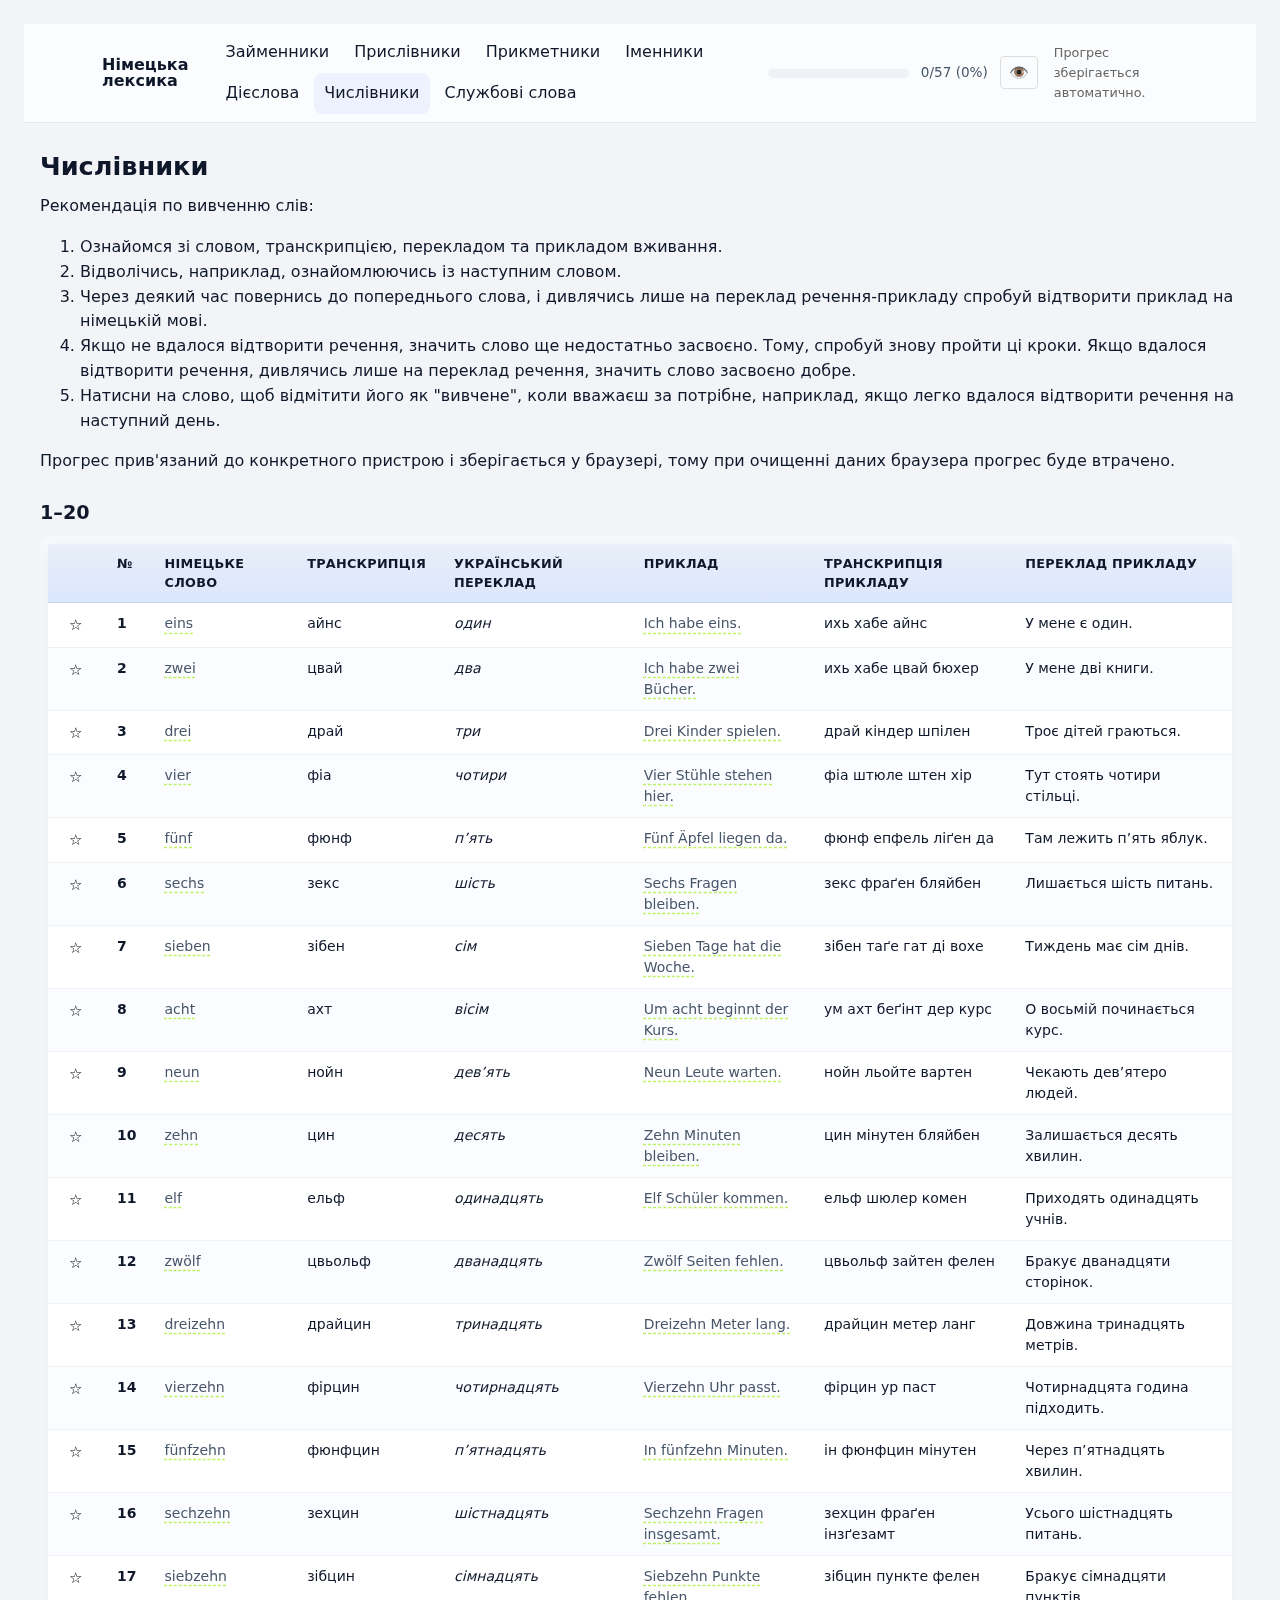
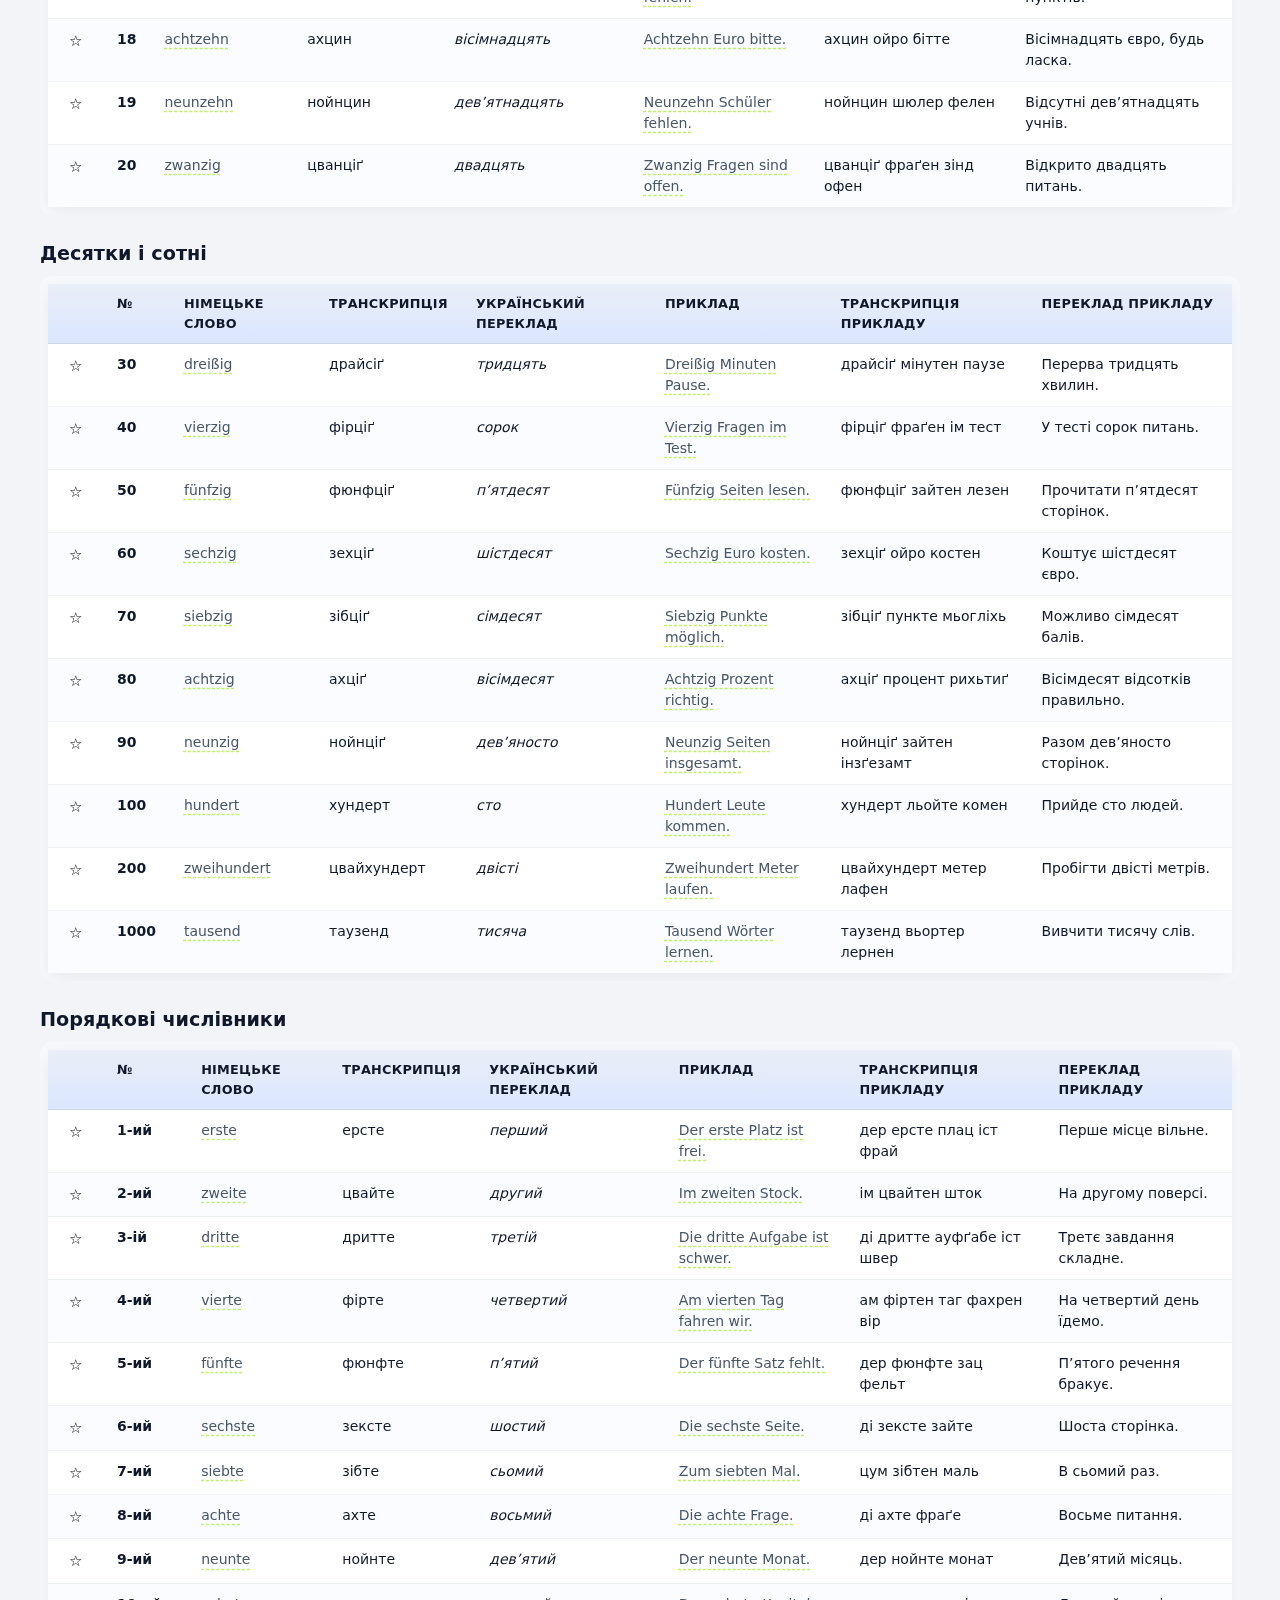
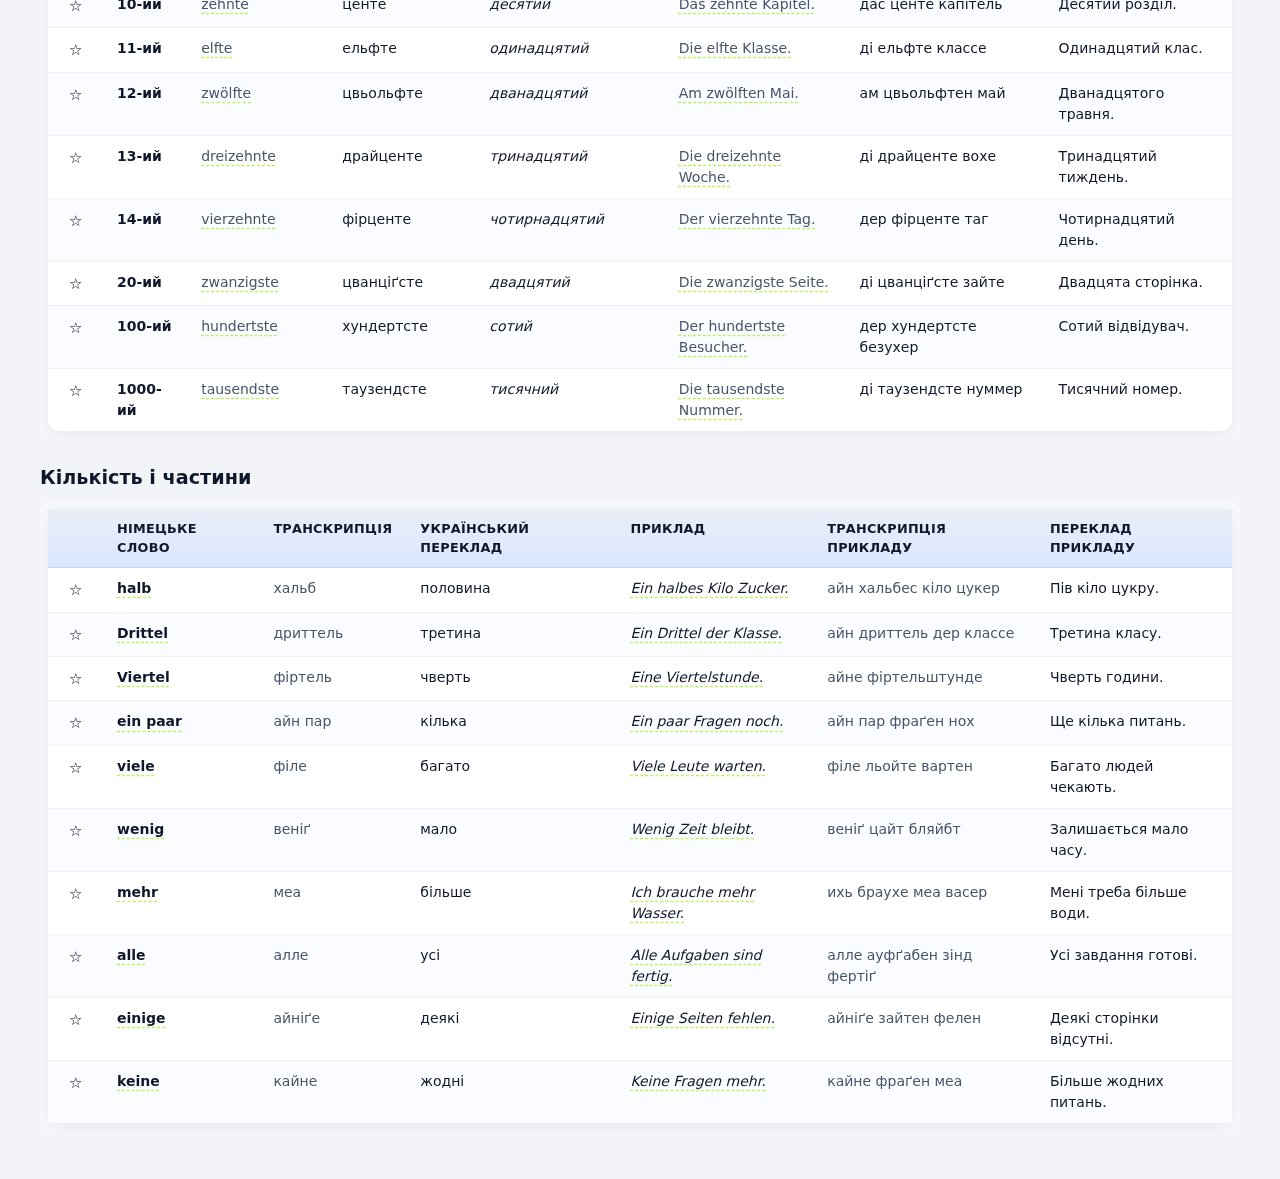
<file: docs/numbers.html>
<!DOCTYPE html>
<html lang="uk">
<head>
  <meta charset="UTF-8" />
  <meta name="viewport" content="width=device-width, initial-scale=1.0"/>
  <title>Німецькі числівники</title>
  <link rel="stylesheet" href="assets/css/style.css">
</head>
<body>
  <header class="topbar">
    <div class="topbar-inner">
      <div class="brand">Німецька лексика</div>
      <nav>
        <a href="index.html">Займенники</a>
        <a href="adverbs.html">Прислівники</a>
        <a href="adjectives.html">Прикметники</a>
        <a href="nouns.html">Іменники</a>
        <a href="verbs.html">Дієслова</a>
        <a href="numbers.html" class="active">Числівники</a>
        <a href="function_words.html">Службові слова</a>
      </nav>
      <div class="top-progress-wrap" aria-hidden="false">
        <div class="top-progress" id="top-progress" role="progressbar" aria-valuemin="0" aria-valuemax="100" aria-valuenow="0">
          <div class="fill" id="top-progress-fill"></div>
        </div>
        <div id="top-progress-text">0/0 (0%)</div>
      </div>
      <div class="header-controls">
        <button id="toggleHide" class="icon-btn" title="Приховати/Показати вивчені слова">👁️</button>
        <span id="status" class="status-text"></span>
      </div>
    </div>
  </header>

  <main>
    <h1>Числівники</h1>
    
    <div class="hint">
      Рекомендація по вивченню слів:
      <ol>
        <li>Ознайомся зі словом, транскрипцією, перекладом та прикладом вживання.</li>
        <li>Відволічись, наприклад, ознайомлюючись із наступним словом.</li>
        <li>Через деякий час повернись до попереднього слова, і дивлячись лише на переклад речення-прикладу спробуй відтворити приклад на німецькій мові.</li>
        <li>Якщо не вдалося відтворити речення, значить слово ще недостатньо засвоєно. Тому, спробуй знову пройти ці кроки. Якщо вдалося відтворити речення, дивлячись лише на переклад речення, значить слово засвоєно добре.</li>
        <li>Натисни на слово, щоб відмітити його як "вивчене", коли вважаєш за потрібне, наприклад, якщо легко вдалося відтворити речення на наступний день.</li>
      </ol>
      
      Прогрес прив'язаний до конкретного пристрою і зберігається у браузері, тому при очищенні даних браузера прогрес буде втрачено.
    </div>

    <h2>1–20</h2>
    <div class="table-wrap">
      <table class="word-table">
        <thead>
          <tr>
            <th></th><th>№</th><th>Німецьке слово</th><th>Транскрипція</th>
            <th>Український переклад</th><th>Приклад</th><th>Транскрипція прикладу</th><th>Переклад прикладу</th>
          </tr>
        </thead>
        <tbody>
          <tr><td><button class="learn-btn" title="Відмітити як вивчене">☆</button></td><td>1</td><td class="word">eins</td><td>айнс</td><td>один</td><td class="german-example">Ich habe eins.</td><td>ихь хабе айнс</td><td>У мене є один.</td></tr>
          <tr><td><button class="learn-btn" title="Відмітити як вивчене">☆</button></td><td>2</td><td class="word">zwei</td><td>цвай</td><td>два</td><td class="german-example">Ich habe zwei Bücher.</td><td>ихь хабе цвай бюхер</td><td>У мене дві книги.</td></tr>
          <tr><td><button class="learn-btn" title="Відмітити як вивчене">☆</button></td><td>3</td><td class="word">drei</td><td>драй</td><td>три</td><td class="german-example">Drei Kinder spielen.</td><td>драй кіндер шпілен</td><td>Троє дітей граються.</td></tr>
          <tr><td><button class="learn-btn" title="Відмітити як вивчене">☆</button></td><td>4</td><td class="word">vier</td><td>фіа</td><td>чотири</td><td class="german-example">Vier Stühle stehen hier.</td><td>фіа штюле штен хір</td><td>Тут стоять чотири стільці.</td></tr>
          <tr><td><button class="learn-btn" title="Відмітити як вивчене">☆</button></td><td>5</td><td class="word">fünf</td><td>фюнф</td><td>п’ять</td><td class="german-example">Fünf Äpfel liegen da.</td><td>фюнф епфель ліґен да</td><td>Там лежить п’ять яблук.</td></tr>
          <tr><td><button class="learn-btn" title="Відмітити як вивчене">☆</button></td><td>6</td><td class="word">sechs</td><td>зекс</td><td>шість</td><td class="german-example">Sechs Fragen bleiben.</td><td>зекс фраґен бляйбен</td><td>Лишається шість питань.</td></tr>
          <tr><td><button class="learn-btn" title="Відмітити як вивчене">☆</button></td><td>7</td><td class="word">sieben</td><td>зібен</td><td>сім</td><td class="german-example">Sieben Tage hat die Woche.</td><td>зібен таґе гат ді вохе</td><td>Тиждень має сім днів.</td></tr>
          <tr><td><button class="learn-btn" title="Відмітити як вивчене">☆</button></td><td>8</td><td class="word">acht</td><td>ахт</td><td>вісім</td><td class="german-example">Um acht beginnt der Kurs.</td><td>ум ахт беґінт дер курс</td><td>О восьмій починається курс.</td></tr>
          <tr><td><button class="learn-btn" title="Відмітити як вивчене">☆</button></td><td>9</td><td class="word">neun</td><td>нойн</td><td>дев’ять</td><td class="german-example">Neun Leute warten.</td><td>нойн льойте вартен</td><td>Чекають дев’ятеро людей.</td></tr>
          <tr><td><button class="learn-btn" title="Відмітити як вивчене">☆</button></td><td>10</td><td class="word">zehn</td><td>цин</td><td>десять</td><td class="german-example">Zehn Minuten bleiben.</td><td>цин мінутен бляйбен</td><td>Залишається десять хвилин.</td></tr>
          <tr><td><button class="learn-btn" title="Відмітити як вивчене">☆</button></td><td>11</td><td class="word">elf</td><td>ельф</td><td>одинадцять</td><td class="german-example">Elf Schüler kommen.</td><td>ельф шюлер комен</td><td>Приходять одинадцять учнів.</td></tr>
          <tr><td><button class="learn-btn" title="Відмітити як вивчене">☆</button></td><td>12</td><td class="word">zwölf</td><td>цвьольф</td><td>дванадцять</td><td class="german-example">Zwölf Seiten fehlen.</td><td>цвьольф зайтен фелен</td><td>Бракує дванадцяти сторінок.</td></tr>
          <tr><td><button class="learn-btn" title="Відмітити як вивчене">☆</button></td><td>13</td><td class="word">dreizehn</td><td>драйцин</td><td>тринадцять</td><td class="german-example">Dreizehn Meter lang.</td><td>драйцин метер ланг</td><td>Довжина тринадцять метрів.</td></tr>
          <tr><td><button class="learn-btn" title="Відмітити як вивчене">☆</button></td><td>14</td><td class="word">vierzehn</td><td>фірцин</td><td>чотирнадцять</td><td class="german-example">Vierzehn Uhr passt.</td><td>фірцин ур паст</td><td>Чотирнадцята година підходить.</td></tr>
          <tr><td><button class="learn-btn" title="Відмітити як вивчене">☆</button></td><td>15</td><td class="word">fünfzehn</td><td>фюнфцин</td><td>п’ятнадцять</td><td class="german-example">In fünfzehn Minuten.</td><td>ін фюнфцин мінутен</td><td>Через п’ятнадцять хвилин.</td></tr>
          <tr><td><button class="learn-btn" title="Відмітити як вивчене">☆</button></td><td>16</td><td class="word">sechzehn</td><td>зехцин</td><td>шістнадцять</td><td class="german-example">Sechzehn Fragen insgesamt.</td><td>зехцин фраґен інзґезамт</td><td>Усього шістнадцять питань.</td></tr>
          <tr><td><button class="learn-btn" title="Відмітити як вивчене">☆</button></td><td>17</td><td class="word">siebzehn</td><td>зібцин</td><td>сімнадцять</td><td class="german-example">Siebzehn Punkte fehlen.</td><td>зібцин пункте фелен</td><td>Бракує сімнадцяти пунктів.</td></tr>
          <tr><td><button class="learn-btn" title="Відмітити як вивчене">☆</button></td><td>18</td><td class="word">achtzehn</td><td>ахцин</td><td>вісімнадцять</td><td class="german-example">Achtzehn Euro bitte.</td><td>ахцин ойро бітте</td><td>Вісімнадцять євро, будь ласка.</td></tr>
          <tr><td><button class="learn-btn" title="Відмітити як вивчене">☆</button></td><td>19</td><td class="word">neunzehn</td><td>нойнцин</td><td>дев’ятнадцять</td><td class="german-example">Neunzehn Schüler fehlen.</td><td>нойнцин шюлер фелен</td><td>Відсутні дев’ятнадцять учнів.</td></tr>
          <tr><td><button class="learn-btn" title="Відмітити як вивчене">☆</button></td><td>20</td><td class="word">zwanzig</td><td>цванціґ</td><td>двадцять</td><td class="german-example">Zwanzig Fragen sind offen.</td><td>цванціґ фраґен зінд офен</td><td>Відкрито двадцять питань.</td></tr>
        </tbody>
      </table>
    </div>

    <h2>Десятки і сотні</h2>
    <div class="table-wrap">
      <table class="word-table">
        <thead>
          <tr>
            <th></th><th>№</th><th>Німецьке слово</th><th>Транскрипція</th>
            <th>Український переклад</th><th>Приклад</th><th>Транскрипція прикладу</th><th>Переклад прикладу</th>
          </tr>
        </thead>
        <tbody>
          <tr><td><button class="learn-btn" title="Відмітити як вивчене">☆</button></td><td>30</td><td class="word">dreißig</td><td>драйсіґ</td><td>тридцять</td><td class="german-example">Dreißig Minuten Pause.</td><td>драйсіґ мінутен паузе</td><td>Перерва тридцять хвилин.</td></tr>
          <tr><td><button class="learn-btn" title="Відмітити як вивчене">☆</button></td><td>40</td><td class="word">vierzig</td><td>фірціґ</td><td>сорок</td><td class="german-example">Vierzig Fragen im Test.</td><td>фірціґ фраґен ім тест</td><td>У тесті сорок питань.</td></tr>
          <tr><td><button class="learn-btn" title="Відмітити як вивчене">☆</button></td><td>50</td><td class="word">fünfzig</td><td>фюнфціґ</td><td>п’ятдесят</td><td class="german-example">Fünfzig Seiten lesen.</td><td>фюнфціґ зайтен лезен</td><td>Прочитати п’ятдесят сторінок.</td></tr>
          <tr><td><button class="learn-btn" title="Відмітити як вивчене">☆</button></td><td>60</td><td class="word">sechzig</td><td>зехціґ</td><td>шістдесят</td><td class="german-example">Sechzig Euro kosten.</td><td>зехціґ ойро костен</td><td>Коштує шістдесят євро.</td></tr>
          <tr><td><button class="learn-btn" title="Відмітити як вивчене">☆</button></td><td>70</td><td class="word">siebzig</td><td>зібціґ</td><td>сімдесят</td><td class="german-example">Siebzig Punkte möglich.</td><td>зібціґ пункте мьогліхь</td><td>Можливо сімдесят балів.</td></tr>
          <tr><td><button class="learn-btn" title="Відмітити як вивчене">☆</button></td><td>80</td><td class="word">achtzig</td><td>ахціґ</td><td>вісімдесят</td><td class="german-example">Achtzig Prozent richtig.</td><td>ахціґ процент рихьтиґ</td><td>Вісімдесят відсотків правильно.</td></tr>
          <tr><td><button class="learn-btn" title="Відмітити як вивчене">☆</button></td><td>90</td><td class="word">neunzig</td><td>нойнціґ</td><td>дев’яносто</td><td class="german-example">Neunzig Seiten insgesamt.</td><td>нойнціґ зайтен інзґезамт</td><td>Разом дев’яносто сторінок.</td></tr>
          <tr><td><button class="learn-btn" title="Відмітити як вивчене">☆</button></td><td>100</td><td class="word">hundert</td><td>хундерт</td><td>сто</td><td class="german-example">Hundert Leute kommen.</td><td>хундерт льойте комен</td><td>Прийде сто людей.</td></tr>
          <tr><td><button class="learn-btn" title="Відмітити як вивчене">☆</button></td><td>200</td><td class="word">zweihundert</td><td>цвайхундерт</td><td>двісті</td><td class="german-example">Zweihundert Meter laufen.</td><td>цвайхундерт метер лафен</td><td>Пробігти двісті метрів.</td></tr>
          <tr><td><button class="learn-btn" title="Відмітити як вивчене">☆</button></td><td>1000</td><td class="word">tausend</td><td>таузенд</td><td>тисяча</td><td class="german-example">Tausend Wörter lernen.</td><td>таузенд вьортер лернен</td><td>Вивчити тисячу слів.</td></tr>
        </tbody>
      </table>
    </div>

    <h2>Порядкові числівники</h2>
    <div class="table-wrap">
      <table class="word-table">
        <thead>
          <tr>
            <th></th><th>№</th><th>Німецьке слово</th><th>Транскрипція</th>
            <th>Український переклад</th><th>Приклад</th><th>Транскрипція прикладу</th><th>Переклад прикладу</th>
          </tr>
        </thead>
        <tbody>
          <tr><td><button class="learn-btn" title="Відмітити як вивчене">☆</button></td><td>1-ий</td><td class="word">erste</td><td>ерсте</td><td>перший</td><td class="german-example">Der erste Platz ist frei.</td><td>дер ерсте плац іст фрай</td><td>Перше місце вільне.</td></tr>
          <tr><td><button class="learn-btn" title="Відмітити як вивчене">☆</button></td><td>2-ий</td><td class="word">zweite</td><td>цвайте</td><td>другий</td><td class="german-example">Im zweiten Stock.</td><td>ім цвайтен шток</td><td>На другому поверсі.</td></tr>
          <tr><td><button class="learn-btn" title="Відмітити як вивчене">☆</button></td><td>3-ій</td><td class="word">dritte</td><td>дритте</td><td>третій</td><td class="german-example">Die dritte Aufgabe ist schwer.</td><td>ді дритте ауфґабе іст швер</td><td>Третє завдання складне.</td></tr>
          <tr><td><button class="learn-btn" title="Відмітити як вивчене">☆</button></td><td>4-ий</td><td class="word">vierte</td><td>фірте</td><td>четвертий</td><td class="german-example">Am vierten Tag fahren wir.</td><td>ам фіртен таг фахрен вір</td><td>На четвертий день їдемо.</td></tr>
          <tr><td><button class="learn-btn" title="Відмітити як вивчене">☆</button></td><td>5-ий</td><td class="word">fünfte</td><td>фюнфте</td><td>п’ятий</td><td class="german-example">Der fünfte Satz fehlt.</td><td>дер фюнфте зац фельт</td><td>П’ятого речення бракує.</td></tr>
          <tr><td><button class="learn-btn" title="Відмітити як вивчене">☆</button></td><td>6-ий</td><td class="word">sechste</td><td>зексте</td><td>шостий</td><td class="german-example">Die sechste Seite.</td><td>ді зексте зайте</td><td>Шоста сторінка.</td></tr>
          <tr><td><button class="learn-btn" title="Відмітити як вивчене">☆</button></td><td>7-ий</td><td class="word">siebte</td><td>зібте</td><td>сьомий</td><td class="german-example">Zum siebten Mal.</td><td>цум зібтен маль</td><td>В сьомий раз.</td></tr>
          <tr><td><button class="learn-btn" title="Відмітити як вивчене">☆</button></td><td>8-ий</td><td class="word">achte</td><td>ахте</td><td>восьмий</td><td class="german-example">Die achte Frage.</td><td>ді ахте фраґе</td><td>Восьме питання.</td></tr>
          <tr><td><button class="learn-btn" title="Відмітити як вивчене">☆</button></td><td>9-ий</td><td class="word">neunte</td><td>нойнте</td><td>дев’ятий</td><td class="german-example">Der neunte Monat.</td><td>дер нойнте монат</td><td>Дев’ятий місяць.</td></tr>
          <tr><td><button class="learn-btn" title="Відмітити як вивчене">☆</button></td><td>10-ий</td><td class="word">zehnte</td><td>центе</td><td>десятий</td><td class="german-example">Das zehnte Kapitel.</td><td>дас центе капітель</td><td>Десятий розділ.</td></tr>
          <tr><td><button class="learn-btn" title="Відмітити як вивчене">☆</button></td><td>11-ий</td><td class="word">elfte</td><td>ельфте</td><td>одинадцятий</td><td class="german-example">Die elfte Klasse.</td><td>ді ельфте классе</td><td>Одинадцятий клас.</td></tr>
          <tr><td><button class="learn-btn" title="Відмітити як вивчене">☆</button></td><td>12-ий</td><td class="word">zwölfte</td><td>цвьольфте</td><td>дванадцятий</td><td class="german-example">Am zwölften Mai.</td><td>ам цвьольфтен май</td><td>Дванадцятого травня.</td></tr>
          <tr><td><button class="learn-btn" title="Відмітити як вивчене">☆</button></td><td>13-ий</td><td class="word">dreizehnte</td><td>драйценте</td><td>тринадцятий</td><td class="german-example">Die dreizehnte Woche.</td><td>ді драйценте вохе</td><td>Тринадцятий тиждень.</td></tr>
          <tr><td><button class="learn-btn" title="Відмітити як вивчене">☆</button></td><td>14-ий</td><td class="word">vierzehnte</td><td>фірценте</td><td>чотирнадцятий</td><td class="german-example">Der vierzehnte Tag.</td><td>дер фірценте таг</td><td>Чотирнадцятий день.</td></tr>
          <tr><td><button class="learn-btn" title="Відмітити як вивчене">☆</button></td><td>20-ий</td><td class="word">zwanzigste</td><td>цванціґсте</td><td>двадцятий</td><td class="german-example">Die zwanzigste Seite.</td><td>ді цванціґсте зайте</td><td>Двадцята сторінка.</td></tr>
          <tr><td><button class="learn-btn" title="Відмітити як вивчене">☆</button></td><td>100-ий</td><td class="word">hundertste</td><td>хундертсте</td><td>сотий</td><td class="german-example">Der hundertste Besucher.</td><td>дер хундертсте безухер</td><td>Сотий відвідувач.</td></tr>
          <tr><td><button class="learn-btn" title="Відмітити як вивчене">☆</button></td><td>1000-ий</td><td class="word">tausendste</td><td>таузендсте</td><td>тисячний</td><td class="german-example">Die tausendste Nummer.</td><td>ді таузендсте нуммер</td><td>Тисячний номер.</td></tr>
        </tbody>
      </table>
    </div>

    <h2>Кількість і частини</h2>
    <div class="table-wrap">
      <table class="word-table">
        <thead>
          <tr>
            <th></th><th>Німецьке слово</th><th>Транскрипція</th>
            <th>Український переклад</th><th>Приклад</th><th>Транскрипція прикладу</th><th>Переклад прикладу</th>
          </tr>
        </thead>
        <tbody>
          <tr><td><button class="learn-btn" title="Відмітити як вивчене">☆</button></td><td class="word">halb</td><td>хальб</td><td>половина</td><td class="german-example">Ein halbes Kilo Zucker.</td><td>айн хальбес кіло цукер</td><td>Пів кіло цукру.</td></tr>
          <tr><td><button class="learn-btn" title="Відмітити як вивчене">☆</button></td><td class="word">Drittel</td><td>дриттель</td><td>третина</td><td class="german-example">Ein Drittel der Klasse.</td><td>айн дриттель дер классе</td><td>Третина класу.</td></tr>
          <tr><td><button class="learn-btn" title="Відмітити як вивчене">☆</button></td><td class="word">Viertel</td><td>фіртель</td><td>чверть</td><td class="german-example">Eine Viertelstunde.</td><td>айне фіртельштунде</td><td>Чверть години.</td></tr>
          <tr><td><button class="learn-btn" title="Відмітити як вивчене">☆</button></td><td class="word">ein paar</td><td>айн пар</td><td>кілька</td><td class="german-example">Ein paar Fragen noch.</td><td>айн пар фраґен нох</td><td>Ще кілька питань.</td></tr>
          <tr><td><button class="learn-btn" title="Відмітити як вивчене">☆</button></td><td class="word">viele</td><td>філе</td><td>багато</td><td class="german-example">Viele Leute warten.</td><td>філе льойте вартен</td><td>Багато людей чекають.</td></tr>
          <tr><td><button class="learn-btn" title="Відмітити як вивчене">☆</button></td><td class="word">wenig</td><td>веніґ</td><td>мало</td><td class="german-example">Wenig Zeit bleibt.</td><td>веніґ цайт бляйбт</td><td>Залишається мало часу.</td></tr>
          <tr><td><button class="learn-btn" title="Відмітити як вивчене">☆</button></td><td class="word">mehr</td><td>меа</td><td>більше</td><td class="german-example">Ich brauche mehr Wasser.</td><td>ихь браухе меа васер</td><td>Мені треба більше води.</td></tr>
          <tr><td><button class="learn-btn" title="Відмітити як вивчене">☆</button></td><td class="word">alle</td><td>алле</td><td>усі</td><td class="german-example">Alle Aufgaben sind fertig.</td><td>алле ауфґабен зінд фертіґ</td><td>Усі завдання готові.</td></tr>
          <tr><td><button class="learn-btn" title="Відмітити як вивчене">☆</button></td><td class="word">einige</td><td>айніґе</td><td>деякі</td><td class="german-example">Einige Seiten fehlen.</td><td>айніґе зайтен фелен</td><td>Деякі сторінки відсутні.</td></tr>
          <tr><td><button class="learn-btn" title="Відмітити як вивчене">☆</button></td><td class="word">keine</td><td>кайне</td><td>жодні</td><td class="german-example">Keine Fragen mehr.</td><td>кайне фраґен меа</td><td>Більше жодних питань.</td></tr>
        </tbody>
      </table>
    </div>
  </main>

  <script src="assets/js/progress.js" data-page-id="numbers"></script>
</body>
</html>
</file>
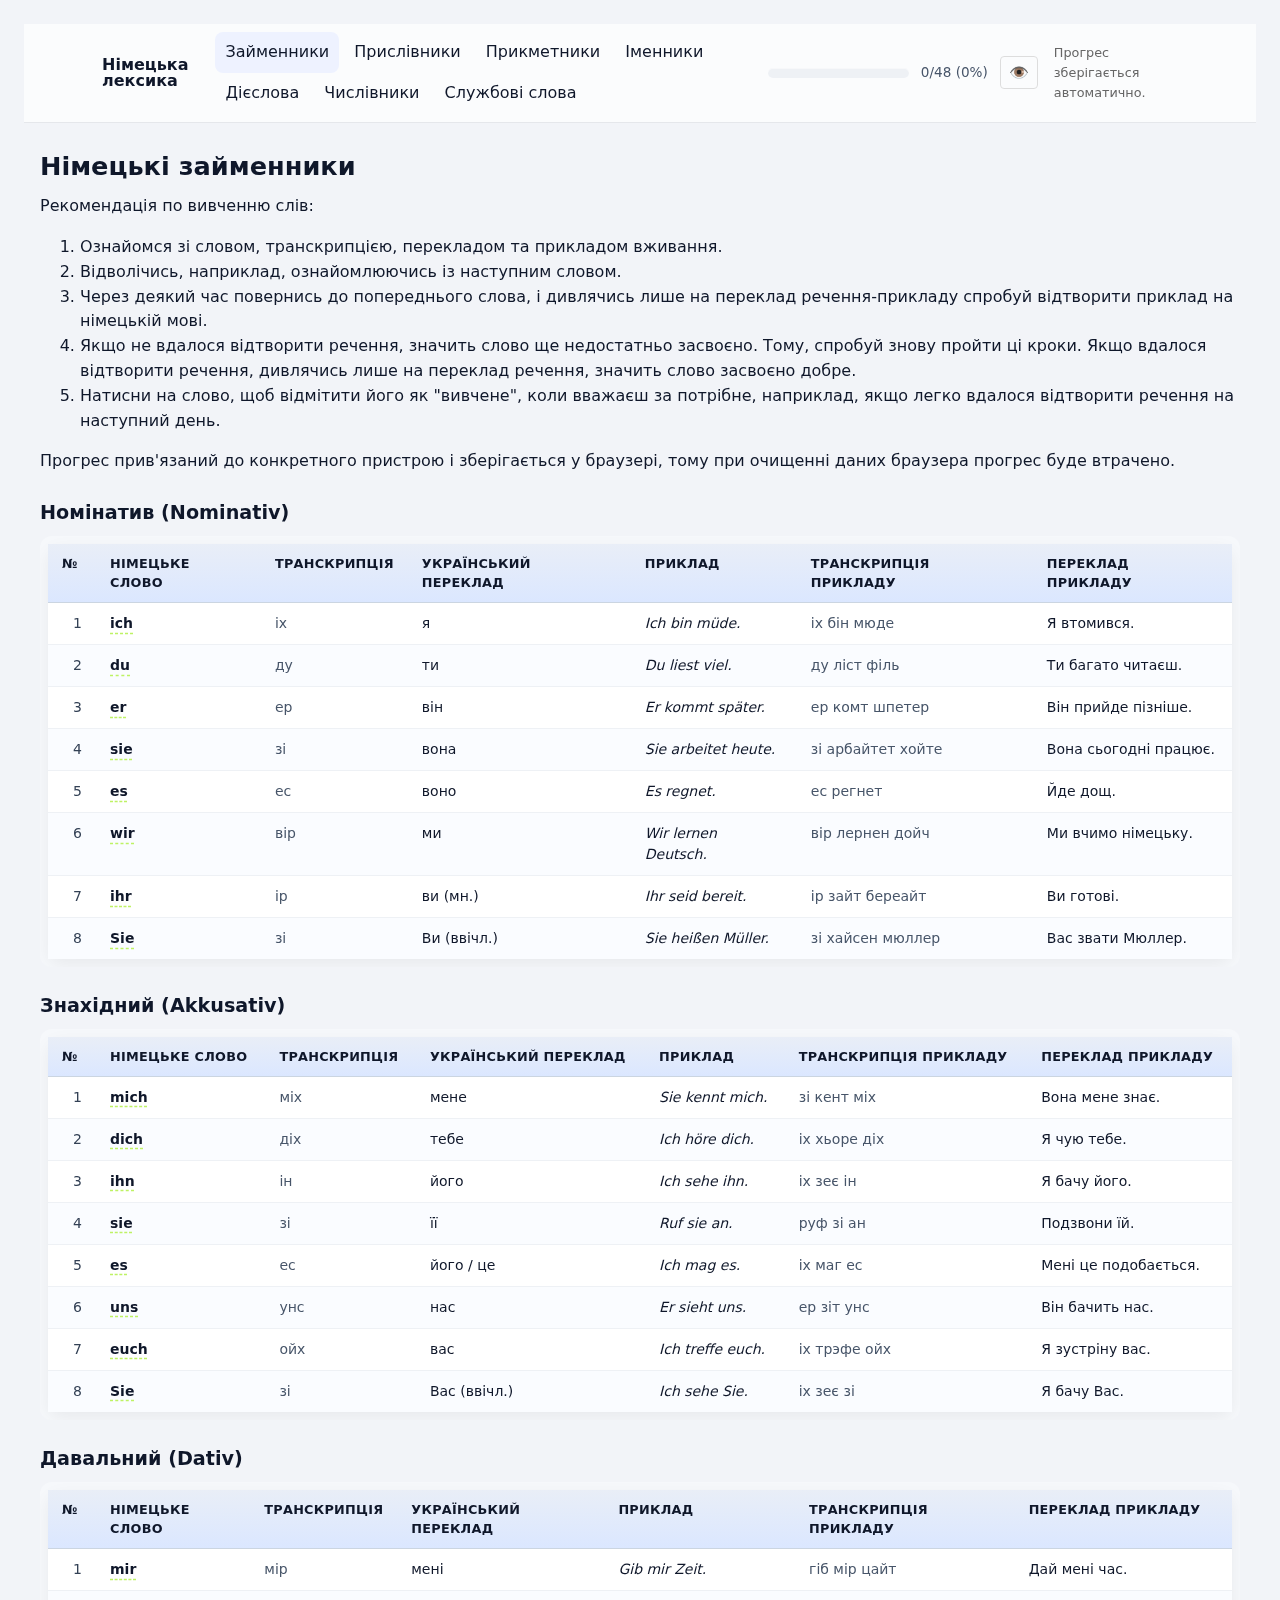
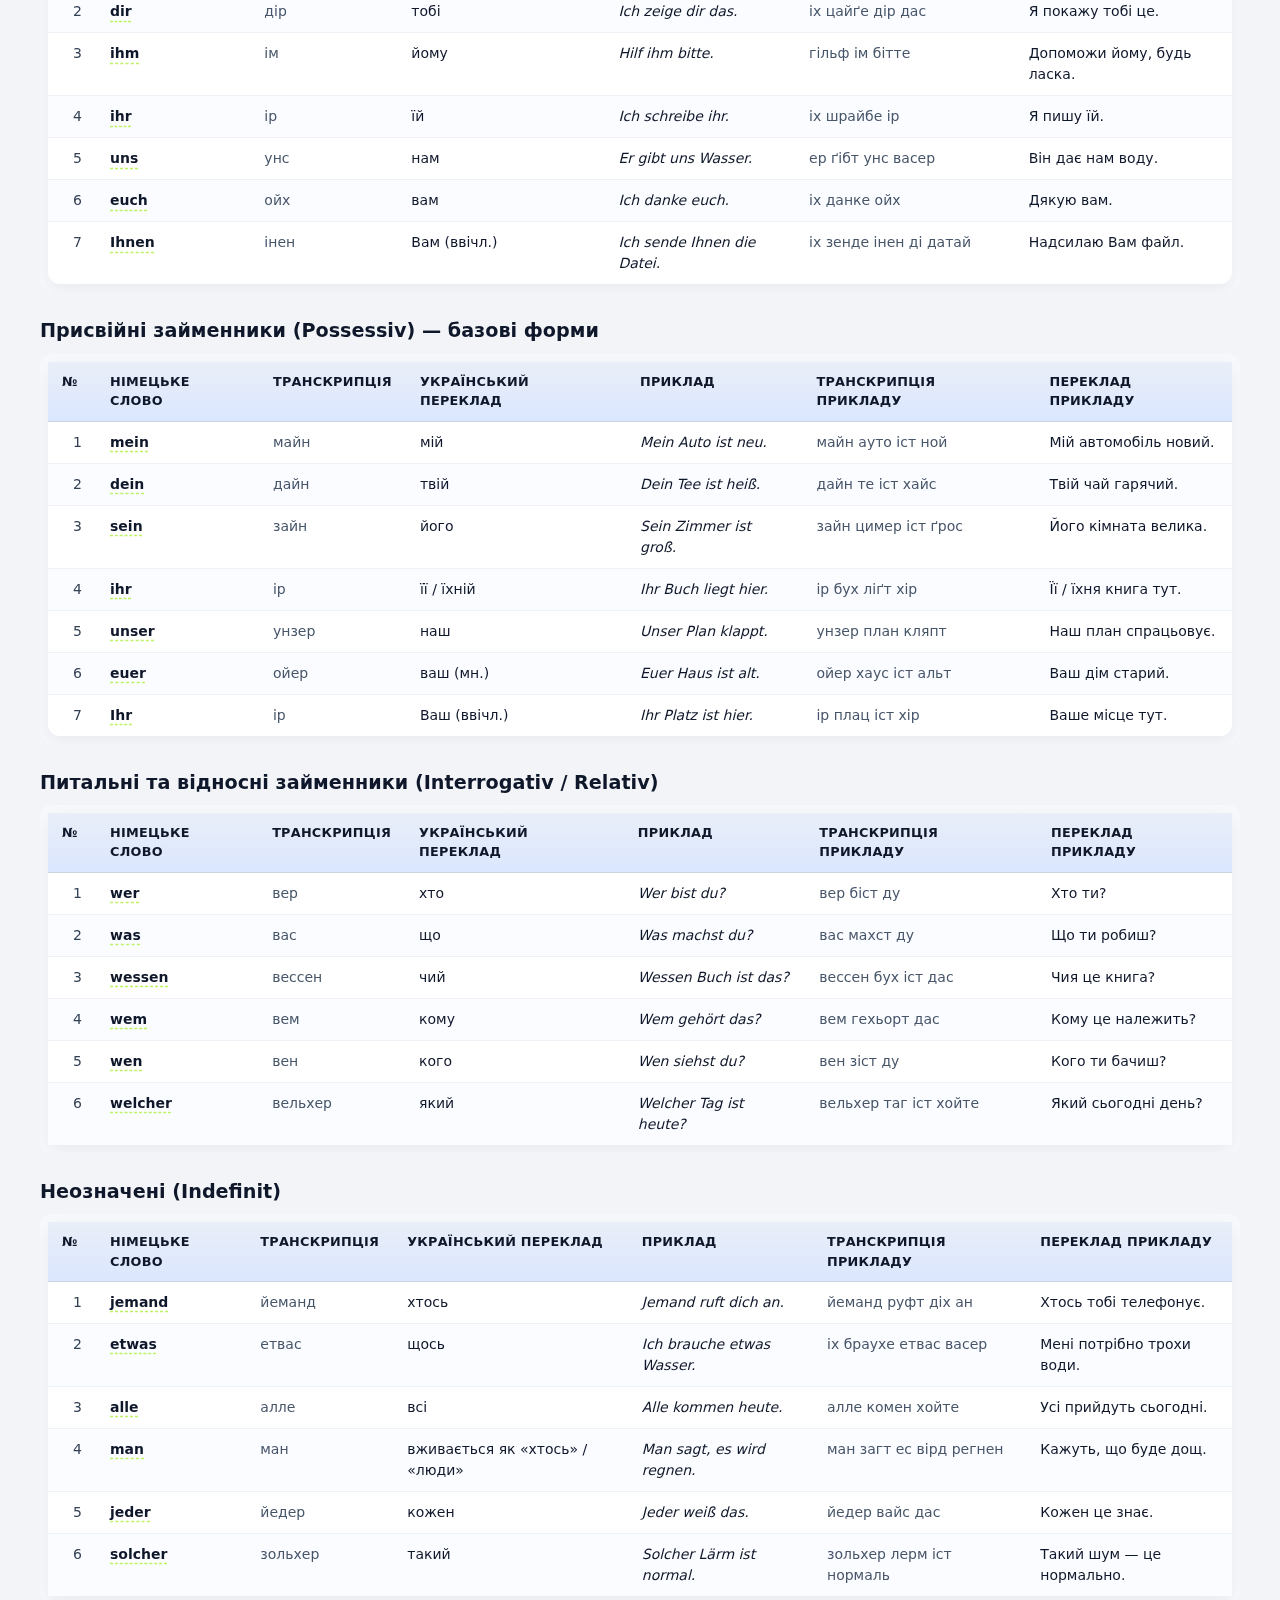
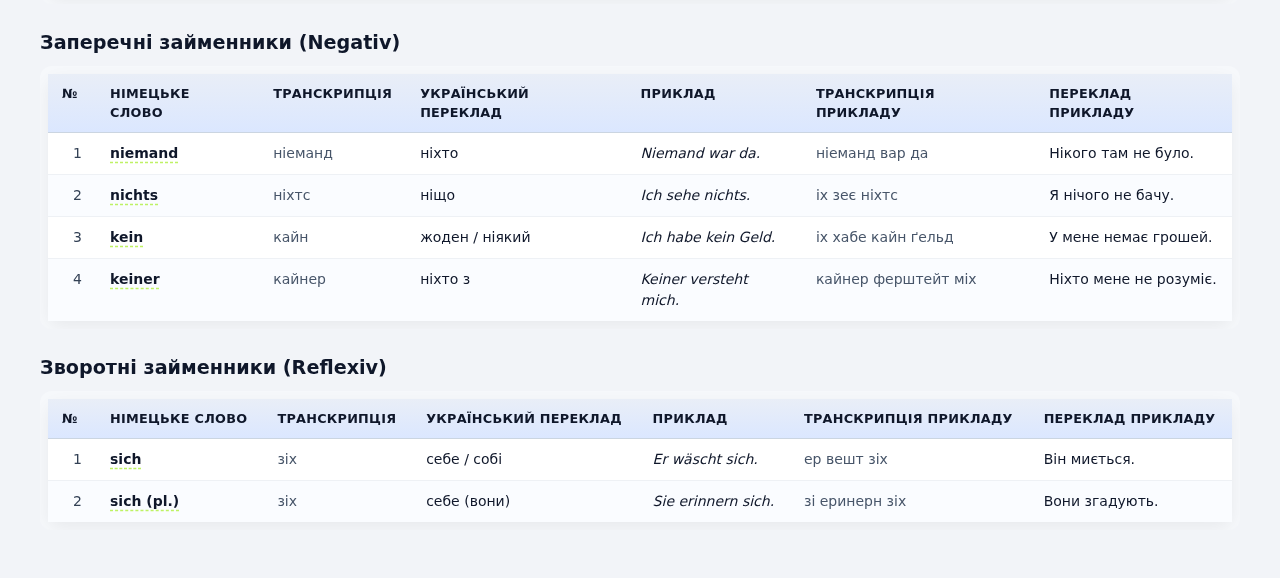
<file: docs/pronouns.html>
<!DOCTYPE html>
<html lang="uk">
<head>
  <meta charset="UTF-8" />
  <meta name="viewport" content="width=device-width, initial-scale=1.0"/>
  <title>Німецькі займенники — таблиці за відмінками</title>
  <link rel="stylesheet" href="assets/css/style.css">
</head>
<body>
  <header class="topbar">
    <div class="topbar-inner">
      <div class="brand">Німецька лексика</div>
      <nav>
        <a href="pronouns.html" class="active">Займенники</a>
        <a href="adverbs.html">Прислівники</a>
        <a href="adjectives.html">Прикметники</a>
        <a href="nouns.html">Іменники</a>
        <a href="verbs.html">Дієслова</a>
        <a href="numbers.html">Числівники</a>
        <a href="function_words.html">Службові слова</a>
      </nav>
      <div class="top-progress-wrap" aria-hidden="false">
        <div class="top-progress" id="top-progress" role="progressbar" aria-valuemin="0" aria-valuemax="100" aria-valuenow="0">
          <div class="fill" id="top-progress-fill"></div>
        </div>
        <div id="top-progress-text">0/0 (0%)</div>
      </div>
      <div class="header-controls">
        <button id="toggleHide" class="icon-btn" title="Приховати/Показати вивчені слова">👁️</button>
        <span id="status" class="status-text"></span>
      </div>
    </div>
  </header>
  <main>
    <h1>Німецькі займенники</h1>
    
    <div class="hint">
      Рекомендація по вивченню слів:
      <ol>
        <li>Ознайомся зі словом, транскрипцією, перекладом та прикладом вживання.</li>
        <li>Відволічись, наприклад, ознайомлюючись із наступним словом.</li>
        <li>Через деякий час повернись до попереднього слова, і дивлячись лише на переклад речення-прикладу спробуй відтворити приклад на німецькій мові.</li>
        <li>Якщо не вдалося відтворити речення, значить слово ще недостатньо засвоєно. Тому, спробуй знову пройти ці кроки. Якщо вдалося відтворити речення, дивлячись лише на переклад речення, значить слово засвоєно добре.</li>
        <li>Натисни на слово, щоб відмітити його як "вивчене", коли вважаєш за потрібне, наприклад, якщо легко вдалося відтворити речення на наступний день.</li>
      </ol>
      
      Прогрес прив'язаний до конкретного пристрою і зберігається у браузері, тому при очищенні даних браузера прогрес буде втрачено.
    </div>

    <h2>Номінатив (Nominativ)</h2>
    <div class="table-wrap">
      <table class="word-table">
        <thead>
          <tr>
            <th>№</th><th>Німецьке слово</th><th>Транскрипція</th>
            <th>Український переклад</th><th>Приклад</th><th>Транскрипція прикладу</th><th>Переклад прикладу</th>
          </tr>
        </thead>
        <tbody>
          <tr><td>1</td><td class="word">ich</td><td>іх</td><td>я</td><td>Ich bin müde.</td><td>іх бін мюде</td><td>Я втомився.</td></tr>
          <tr><td>2</td><td class="word">du</td><td>ду</td><td>ти</td><td>Du liest viel.</td><td>ду ліст філь</td><td>Ти багато читаєш.</td></tr>
          <tr><td>3</td><td class="word">er</td><td>ер</td><td>він</td><td>Er kommt später.</td><td>ер комт шпетер</td><td>Він прийде пізніше.</td></tr>
          <tr><td>4</td><td class="word">sie</td><td>зі</td><td>вона</td><td>Sie arbeitet heute.</td><td>зі арбайтет хойте</td><td>Вона сьогодні працює.</td></tr>
          <tr><td>5</td><td class="word">es</td><td>ес</td><td>воно</td><td>Es regnet.</td><td>ес регнет</td><td>Йде дощ.</td></tr>
          <tr><td>6</td><td class="word">wir</td><td>вір</td><td>ми</td><td>Wir lernen Deutsch.</td><td>вір лернен дойч</td><td>Ми вчимо німецьку.</td></tr>
          <tr><td>7</td><td class="word">ihr</td><td>ір</td><td>ви (мн.)</td><td>Ihr seid bereit.</td><td>ір зайт береайт</td><td>Ви готові.</td></tr>
          <tr><td>8</td><td class="word">Sie</td><td>зі</td><td>Ви (ввічл.)</td><td>Sie heißen Müller.</td><td>зі хайсен мюллер</td><td>Вас звати Мюллер.</td></tr>
        </tbody>
      </table>
    </div>

    <h2>Знахідний (Akkusativ)</h2>
    <div class="table-wrap">
      <table class="word-table">
        <thead>
          <tr>
            <th>№</th><th>Німецьке слово</th><th>Транскрипція</th>
            <th>Український переклад</th><th>Приклад</th><th>Транскрипція прикладу</th><th>Переклад прикладу</th>
          </tr>
        </thead>
        <tbody>
          <tr><td>1</td><td class="word">mich</td><td>міх</td><td>мене</td><td>Sie kennt mich.</td><td>зі кент міх</td><td>Вона мене знає.</td></tr>
          <tr><td>2</td><td class="word">dich</td><td>діх</td><td>тебе</td><td>Ich höre dich.</td><td>іх хьоре діх</td><td>Я чую тебе.</td></tr>
          <tr><td>3</td><td class="word">ihn</td><td>ін</td><td>його</td><td>Ich sehe ihn.</td><td>іх зеє ін</td><td>Я бачу його.</td></tr>
          <tr><td>4</td><td class="word">sie</td><td>зі</td><td>її</td><td>Ruf sie an.</td><td>руф зі ан</td><td>Подзвони їй.</td></tr>
          <tr><td>5</td><td class="word">es</td><td>ес</td><td>його / це</td><td>Ich mag es.</td><td>іх маг ес</td><td>Мені це подобається.</td></tr>
          <tr><td>6</td><td class="word">uns</td><td>унс</td><td>нас</td><td>Er sieht uns.</td><td>ер зіт унс</td><td>Він бачить нас.</td></tr>
          <tr><td>7</td><td class="word">euch</td><td>ойх</td><td>вас</td><td>Ich treffe euch.</td><td>іх трэфе ойх</td><td>Я зустріну вас.</td></tr>
          <tr><td>8</td><td class="word">Sie</td><td>зі</td><td>Вас (ввічл.)</td><td>Ich sehe Sie.</td><td>іх зеє зі</td><td>Я бачу Вас.</td></tr>
        </tbody>
      </table>
    </div>

    <h2>Давальний (Dativ)</h2>
    <div class="table-wrap">
      <table class="word-table">
        <thead>
          <tr>
            <th>№</th><th>Німецьке слово</th><th>Транскрипція</th>
            <th>Український переклад</th><th>Приклад</th><th>Транскрипція прикладу</th><th>Переклад прикладу</th>
          </tr>
        </thead>
        <tbody>
          <tr><td>1</td><td class="word">mir</td><td>мір</td><td>мені</td><td>Gib mir Zeit.</td><td>гіб мір цайт</td><td>Дай мені час.</td></tr>
          <tr><td>2</td><td class="word">dir</td><td>дір</td><td>тобі</td><td>Ich zeige dir das.</td><td>іх цайґе дір дас</td><td>Я покажу тобі це.</td></tr>
          <tr><td>3</td><td class="word">ihm</td><td>ім</td><td>йому</td><td>Hilf ihm bitte.</td><td>гільф ім бітте</td><td>Допоможи йому, будь ласка.</td></tr>
          <tr><td>4</td><td class="word">ihr</td><td>ір</td><td>їй</td><td>Ich schreibe ihr.</td><td>іх шрайбе ір</td><td>Я пишу їй.</td></tr>
          <tr><td>5</td><td class="word">uns</td><td>унс</td><td>нам</td><td>Er gibt uns Wasser.</td><td>ер ґібт унс васер</td><td>Він дає нам воду.</td></tr>
          <tr><td>6</td><td class="word">euch</td><td>ойх</td><td>вам</td><td>Ich danke euch.</td><td>іх данке ойх</td><td>Дякую вам.</td></tr>
          <tr><td>7</td><td class="word">Ihnen</td><td>інен</td><td>Вам (ввічл.)</td><td>Ich sende Ihnen die Datei.</td><td>іх зенде інен ді датай</td><td>Надсилаю Вам файл.</td></tr>
        </tbody>
      </table>
    </div>

    <h2>Присвійні займенники (Possessiv) — базові форми</h2>
    <div class="table-wrap">
      <table class="word-table">
        <thead>
          <tr>
            <th>№</th><th>Німецьке слово</th><th>Транскрипція</th>
            <th>Український переклад</th><th>Приклад</th><th>Транскрипція прикладу</th><th>Переклад прикладу</th>
          </tr>
        </thead>
        <tbody>
          <tr><td>1</td><td class="word">mein</td><td>майн</td><td>мій</td><td>Mein Auto ist neu.</td><td>майн ауто іст ной</td><td>Мій автомобіль новий.</td></tr>
          <tr><td>2</td><td class="word">dein</td><td>дайн</td><td>твій</td><td>Dein Tee ist heiß.</td><td>дайн те іст хайс</td><td>Твій чай гарячий.</td></tr>
          <tr><td>3</td><td class="word">sein</td><td>зайн</td><td>його</td><td>Sein Zimmer ist groß.</td><td>зайн цимер іст ґрос</td><td>Його кімната велика.</td></tr>
          <tr><td>4</td><td class="word">ihr</td><td>ір</td><td>її / їхній</td><td>Ihr Buch liegt hier.</td><td>ір бух ліґт хір</td><td>Її / їхня книга тут.</td></tr>
          <tr><td>5</td><td class="word">unser</td><td>унзер</td><td>наш</td><td>Unser Plan klappt.</td><td>унзер план кляпт</td><td>Наш план спрацьовує.</td></tr>
          <tr><td>6</td><td class="word">euer</td><td>ойер</td><td>ваш (мн.)</td><td>Euer Haus ist alt.</td><td>ойер хаус іст альт</td><td>Ваш дім старий.</td></tr>
          <tr><td>7</td><td class="word">Ihr</td><td>ір</td><td>Ваш (ввічл.)</td><td>Ihr Platz ist hier.</td><td>ір плац іст хір</td><td>Ваше місце тут.</td></tr>
        </tbody>
      </table>
    </div>

    <h2>Питальні та відносні займенники (Interrogativ / Relativ)</h2>
    <div class="table-wrap">
      <table class="word-table">
        <thead>
          <tr>
            <th>№</th><th>Німецьке слово</th><th>Транскрипція</th>
            <th>Український переклад</th><th>Приклад</th><th>Транскрипція прикладу</th><th>Переклад прикладу</th>
          </tr>
        </thead>
        <tbody>
          <tr><td>1</td><td class="word">wer</td><td>вер</td><td>хто</td><td>Wer bist du?</td><td>вер біст ду</td><td>Хто ти?</td></tr>
          <tr><td>2</td><td class="word">was</td><td>вас</td><td>що</td><td>Was machst du?</td><td>вас махст ду</td><td>Що ти робиш?</td></tr>
          <tr><td>3</td><td class="word">wessen</td><td>вессен</td><td>чий</td><td>Wessen Buch ist das?</td><td>вессен бух іст дас</td><td>Чия це книга?</td></tr>
          <tr><td>4</td><td class="word">wem</td><td>вем</td><td>кому</td><td>Wem gehört das?</td><td>вем гехьорт дас</td><td>Кому це належить?</td></tr>
          <tr><td>5</td><td class="word">wen</td><td>вен</td><td>кого</td><td>Wen siehst du?</td><td>вен зіст ду</td><td>Кого ти бачиш?</td></tr>
          <tr><td>6</td><td class="word">welcher</td><td>вельхер</td><td>який</td><td>Welcher Tag ist heute?</td><td>вельхер таг іст хойте</td><td>Який сьогодні день?</td></tr>
        </tbody>
      </table>
    </div>

    <h2>Неозначені (Indefinit)</h2>
    <div class="table-wrap">
      <table class="word-table">
        <thead>
          <tr>
            <th>№</th><th>Німецьке слово</th><th>Транскрипція</th>
            <th>Український переклад</th><th>Приклад</th><th>Транскрипція прикладу</th><th>Переклад прикладу</th>
          </tr>
        </thead>
        <tbody>
          <tr><td>1</td><td class="word">jemand</td><td>йеманд</td><td>хтось</td><td>Jemand ruft dich an.</td><td>йеманд руфт діх ан</td><td>Хтось тобі телефонує.</td></tr>
          <tr><td>2</td><td class="word">etwas</td><td>етвас</td><td>щось</td><td>Ich brauche etwas Wasser.</td><td>іх браухе етвас васер</td><td>Мені потрібно трохи води.</td></tr>
          <tr><td>3</td><td class="word">alle</td><td>алле</td><td>всі</td><td>Alle kommen heute.</td><td>алле комен хойте</td><td>Усі прийдуть сьогодні.</td></tr>
          <tr><td>4</td><td class="word">man</td><td>ман</td><td>вживається як «хтось» / «люди»</td><td>Man sagt, es wird regnen.</td><td>ман загт ес вірд регнен</td><td>Кажуть, що буде дощ.</td></tr>
          <tr><td>5</td><td class="word">jeder</td><td>йедер</td><td>кожен</td><td>Jeder weiß das.</td><td>йедер вайс дас</td><td>Кожен це знає.</td></tr>
          <tr><td>6</td><td class="word">solcher</td><td>зольхер</td><td>такий</td><td>Solcher Lärm ist normal.</td><td>зольхер лерм іст нормаль</td><td>Такий шум — це нормально.</td></tr>
        </tbody>
      </table>
    </div>

    <h2>Заперечні займенники (Negativ)</h2>
    <div class="table-wrap">
      <table class="word-table">
        <thead>
          <tr>
            <th>№</th><th>Німецьке слово</th><th>Транскрипція</th>
            <th>Український переклад</th><th>Приклад</th><th>Транскрипція прикладу</th><th>Переклад прикладу</th>
          </tr>
        </thead>
        <tbody>
          <tr><td>1</td><td class="word">niemand</td><td>ніеманд</td><td>ніхто</td><td>Niemand war da.</td><td>ніеманд вар да</td><td>Нікого там не було.</td></tr>
          <tr><td>2</td><td class="word">nichts</td><td>ніхтс</td><td>ніщо</td><td>Ich sehe nichts.</td><td>іх зеє ніхтс</td><td>Я нічого не бачу.</td></tr>
          <tr><td>3</td><td class="word">kein</td><td>кайн</td><td>жоден / ніякий</td><td>Ich habe kein Geld.</td><td>іх хабе кайн ґельд</td><td>У мене немає грошей.</td></tr>
          <tr><td>4</td><td class="word">keiner</td><td>кайнер</td><td>ніхто з</td><td>Keiner versteht mich.</td><td>кайнер ферштейт міх</td><td>Ніхто мене не розуміє.</td></tr>
        </tbody>
      </table>
    </div>

    <h2>Зворотні займенники (Reflexiv)</h2>
    <div class="table-wrap">
      <table class="word-table">
        <thead>
          <tr>
            <th>№</th><th>Німецьке слово</th><th>Транскрипція</th>
            <th>Український переклад</th><th>Приклад</th><th>Транскрипція прикладу</th><th>Переклад прикладу</th>
          </tr>
        </thead>
        <tbody>
          <tr><td>1</td><td class="word">sich</td><td>зіх</td><td>себе / собі</td><td>Er wäscht sich.</td><td>ер вешт зіх</td><td>Він миється.</td></tr>
          <tr><td>2</td><td class="word">sich (pl.)</td><td>зіх</td><td>себе (вони)</td><td>Sie erinnern sich.</td><td>зі еринерн зіх</td><td>Вони згадують.</td></tr>
        </tbody>
      </table>
    </div>
  </main>

  <script src="assets/js/progress.js" data-page-id="pronouns"></script>
</body>
</html>
</file>
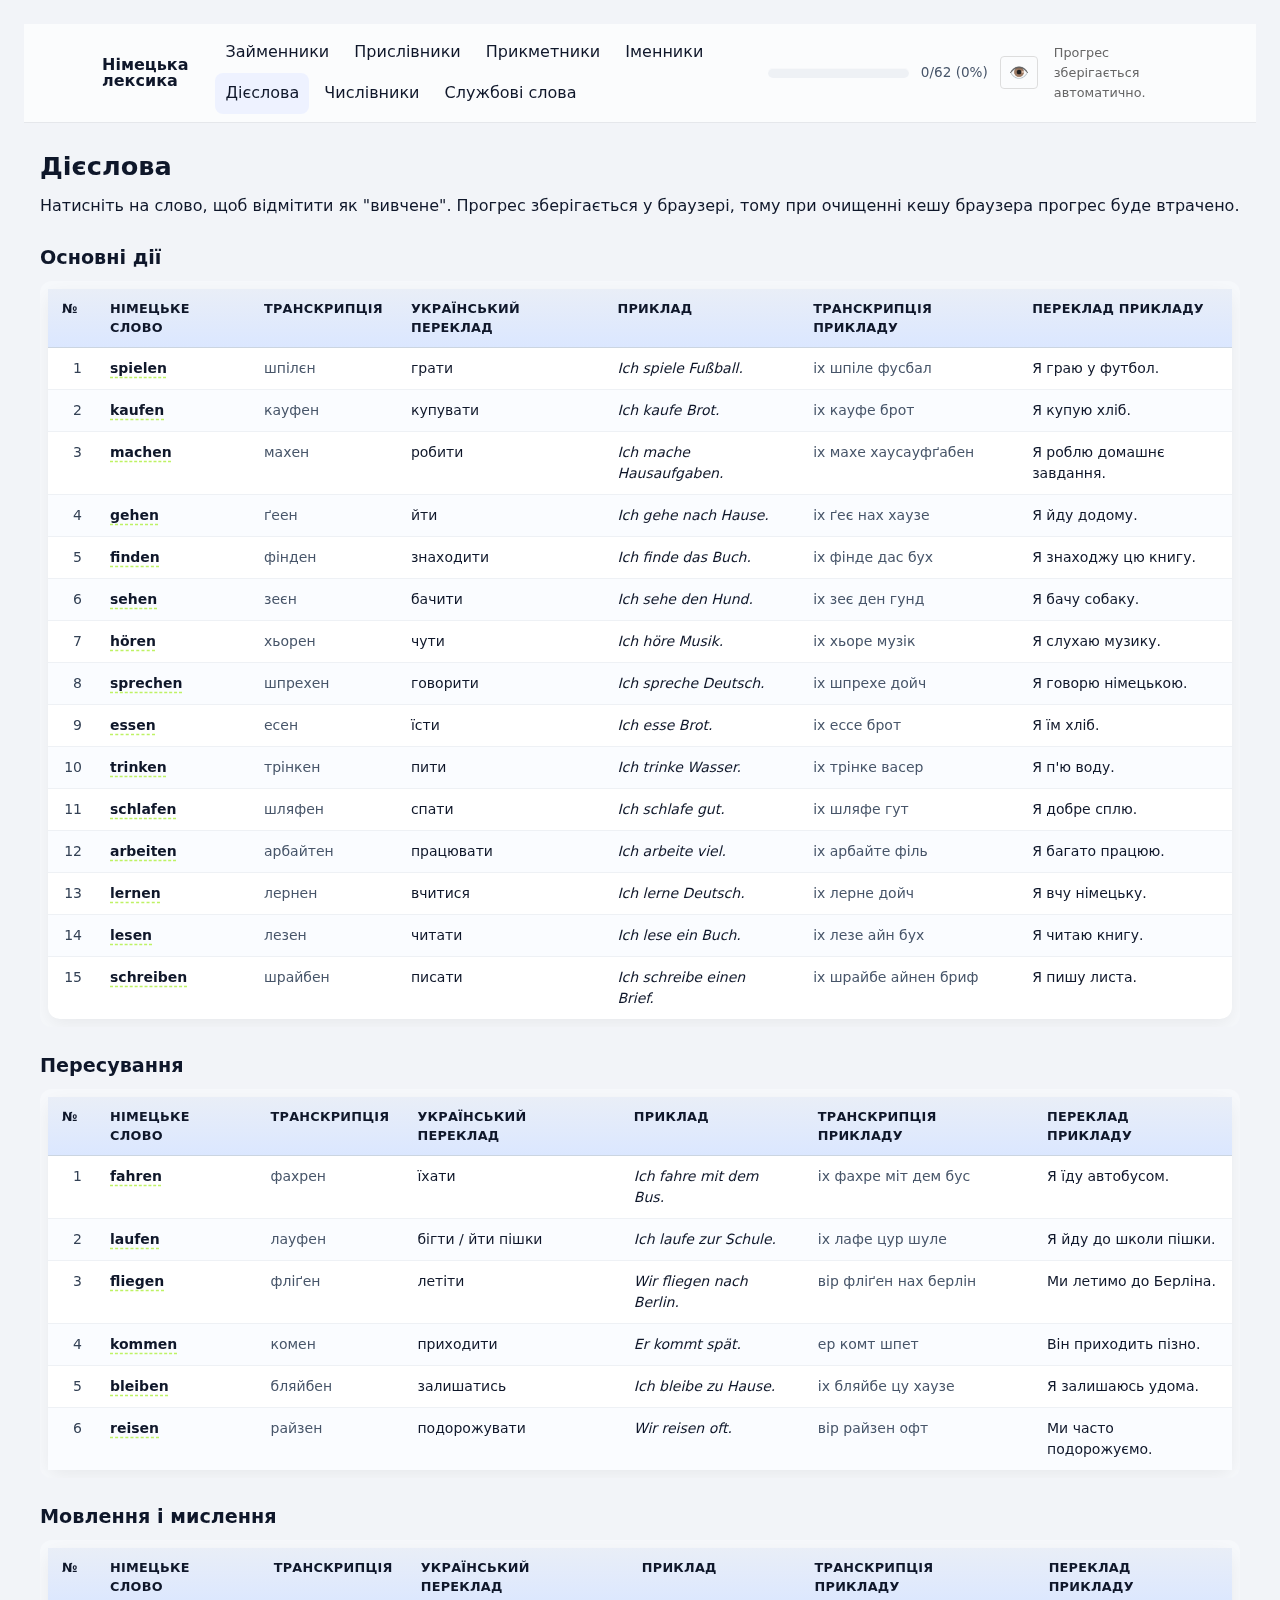
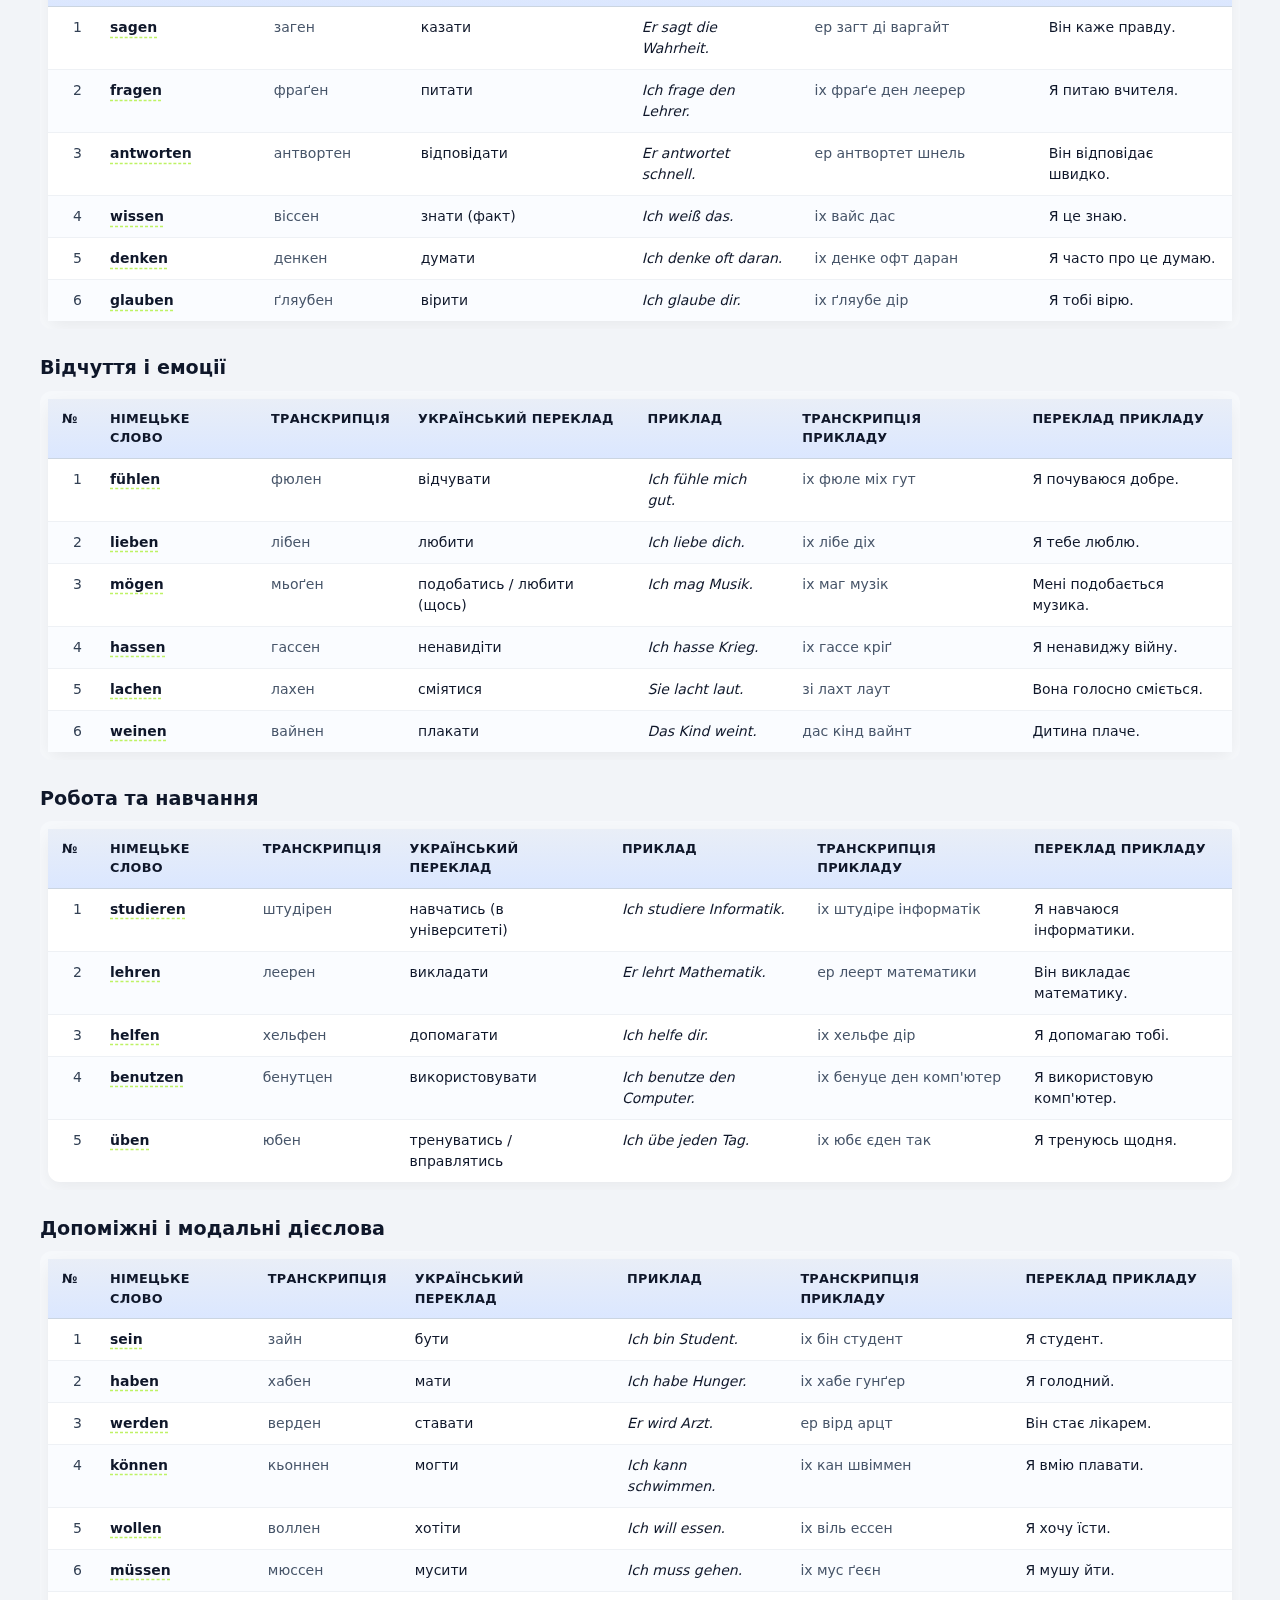
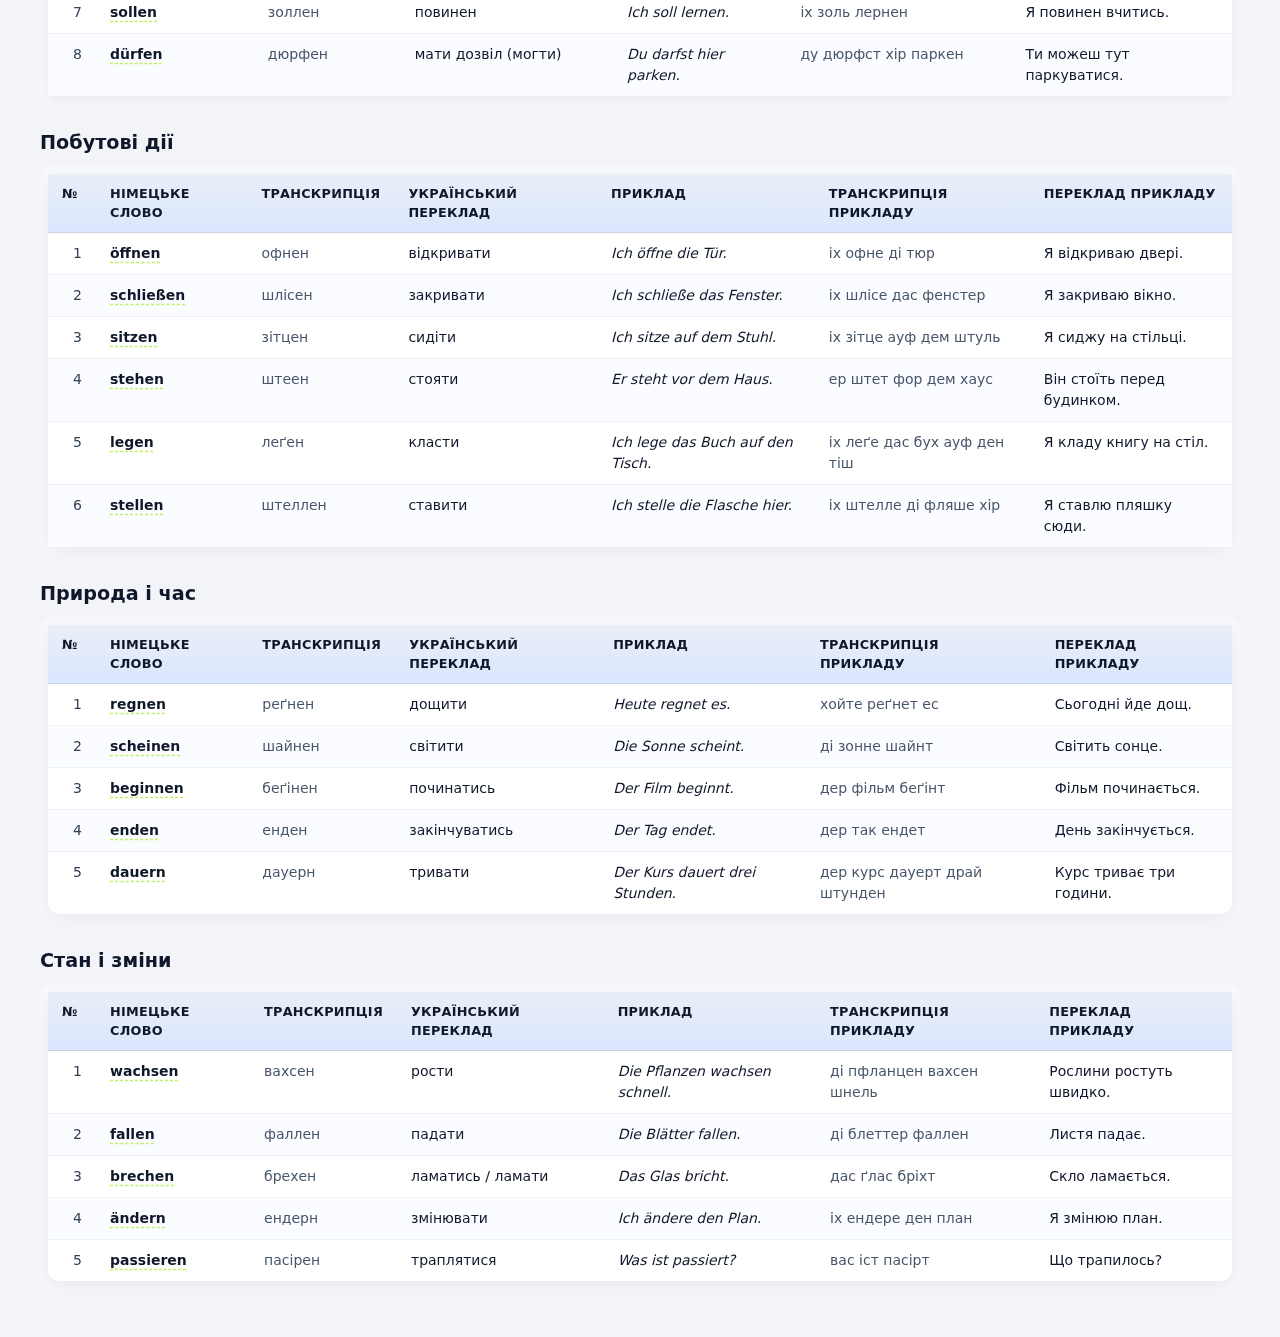
<file: docs/verbs.html>
<!DOCTYPE html>
<html lang="uk">
<head>
  <meta charset="UTF-8" />
  <meta name="viewport" content="width=device-width, initial-scale=1.0"/>
  <title>Німецькі дієслова</title>
  <link rel="stylesheet" href="assets/css/style.css">
</head>
<body>
  <header class="topbar">
    <div class="topbar-inner">
      <div class="brand">Німецька лексика</div>
      <nav>
        <a href="index.html">Займенники</a>
        <a href="adverbs.html">Прислівники</a>
        <a href="adjectives.html">Прикметники</a>
        <a href="nouns.html">Іменники</a>
        <a href="verbs.html" class="active">Дієслова</a>
        <a href="numbers.html">Числівники</a>
        <a href="function_words.html">Службові слова</a>
      </nav>
      <div class="top-progress-wrap" aria-hidden="false">
        <div class="top-progress" id="top-progress" role="progressbar" aria-valuemin="0" aria-valuemax="100" aria-valuenow="0">
          <div class="fill" id="top-progress-fill"></div>
        </div>
        <div id="top-progress-text">0/0 (0%)</div>
      </div>
      <div class="header-controls">
        <button id="toggleHide" class="icon-btn" title="Приховати/Показати вивчені слова">👁️</button>
        <span id="status" class="status-text"></span>
      </div>
    </div>
  </header>

  <main>
    <h1>Дієслова</h1>
    
    <div class="hint">
      Натисніть на слово, щоб відмітити як "вивчене". Прогрес зберігається у браузері, тому при очищенні кешу браузера прогрес буде втрачено.
    </div>

    <h2>Основні дії</h2>
    <div class="table-wrap">
      <table class="word-table">
        <thead>
          <tr>
            <th>№</th><th>Німецьке слово</th><th>Транскрипція</th>
            <th>Український переклад</th><th>Приклад</th><th>Транскрипція прикладу</th><th>Переклад прикладу</th>
          </tr>
        </thead>
        <tbody>
          <tr><td>1</td><td class="word">spielen</td><td>шпілєн</td><td>грати</td><td>Ich spiele Fußball.</td><td>іх шпіле фусбал</td><td>Я граю у футбол.</td></tr>
          <tr><td>2</td><td class="word">kaufen</td><td>кауфен</td><td>купувати</td><td>Ich kaufe Brot.</td><td>іх кауфе брот</td><td>Я купую хліб.</td></tr>
          <tr><td>3</td><td class="word">machen</td><td>махен</td><td>робити</td><td>Ich mache Hausaufgaben.</td><td>іх махе хаусауфґабен</td><td>Я роблю домашнє завдання.</td></tr>
          <tr><td>4</td><td class="word">gehen</td><td>ґеен</td><td>йти</td><td>Ich gehe nach Hause.</td><td>іх ґеє нах хаузе</td><td>Я йду додому.</td></tr>
          <tr><td>5</td><td class="word">finden</td><td>фінден</td><td>знаходити</td><td>Ich finde das Buch.</td><td>іх фінде дас бух</td><td>Я знаходжу цю книгу.</td></tr>
          <tr><td>6</td><td class="word">sehen</td><td>зеєн</td><td>бачити</td><td>Ich sehe den Hund.</td><td>іх зеє ден гунд</td><td>Я бачу собаку.</td></tr>
          <tr><td>7</td><td class="word">hören</td><td>хьорен</td><td>чути</td><td>Ich höre Musik.</td><td>іх хьоре музік</td><td>Я слухаю музику.</td></tr>
          <tr><td>8</td><td class="word">sprechen</td><td>шпрехен</td><td>говорити</td><td>Ich spreche Deutsch.</td><td>іх шпрехе дойч</td><td>Я говорю німецькою.</td></tr>
          <tr><td>9</td><td class="word">essen</td><td>есен</td><td>їсти</td><td>Ich esse Brot.</td><td>іх ессе брот</td><td>Я їм хліб.</td></tr>
          <tr><td>10</td><td class="word">trinken</td><td>трінкен</td><td>пити</td><td>Ich trinke Wasser.</td><td>іх трінке васер</td><td>Я п'ю воду.</td></tr>
          <tr><td>11</td><td class="word">schlafen</td><td>шляфен</td><td>спати</td><td>Ich schlafe gut.</td><td>іх шляфе гут</td><td>Я добре сплю.</td></tr>
          <tr><td>12</td><td class="word">arbeiten</td><td>арбайтен</td><td>працювати</td><td>Ich arbeite viel.</td><td>іх арбайте філь</td><td>Я багато працюю.</td></tr>
          <tr><td>13</td><td class="word">lernen</td><td>лернен</td><td>вчитися</td><td>Ich lerne Deutsch.</td><td>іх лерне дойч</td><td>Я вчу німецьку.</td></tr>
          <tr><td>14</td><td class="word">lesen</td><td>лезен</td><td>читати</td><td>Ich lese ein Buch.</td><td>іх лезе айн бух</td><td>Я читаю книгу.</td></tr>
          <tr><td>15</td><td class="word">schreiben</td><td>шрайбен</td><td>писати</td><td>Ich schreibe einen Brief.</td><td>іх шрайбе айнен бриф</td><td>Я пишу листа.</td></tr>
        </tbody>
      </table>
    </div>

    <h2>Пересування</h2>
    <div class="table-wrap">
      <table class="word-table">
        <thead>
          <tr>
            <th>№</th><th>Німецьке слово</th><th>Транскрипція</th>
            <th>Український переклад</th><th>Приклад</th><th>Транскрипція прикладу</th><th>Переклад прикладу</th>
          </tr>
        </thead>
        <tbody>
          <tr><td>1</td><td class="word">fahren</td><td>фахрен</td><td>їхати</td><td>Ich fahre mit dem Bus.</td><td>іх фахре міт дем бус</td><td>Я їду автобусом.</td></tr>
          <tr><td>2</td><td class="word">laufen</td><td>лауфен</td><td>бігти / йти пішки</td><td>Ich laufe zur Schule.</td><td>іх лафе цур шуле</td><td>Я йду до школи пішки.</td></tr>
          <tr><td>3</td><td class="word">fliegen</td><td>фліґен</td><td>летіти</td><td>Wir fliegen nach Berlin.</td><td>вір фліґен нах берлін</td><td>Ми летимо до Берліна.</td></tr>
          <tr><td>4</td><td class="word">kommen</td><td>комен</td><td>приходити</td><td>Er kommt spät.</td><td>ер комт шпет</td><td>Він приходить пізно.</td></tr>
          <tr><td>5</td><td class="word">bleiben</td><td>бляйбен</td><td>залишатись</td><td>Ich bleibe zu Hause.</td><td>іх бляйбе цу хаузе</td><td>Я залишаюсь удома.</td></tr>
          <tr><td>6</td><td class="word">reisen</td><td>райзен</td><td>подорожувати</td><td>Wir reisen oft.</td><td>вір райзен офт</td><td>Ми часто подорожуємо.</td></tr>
        </tbody>
      </table>
    </div>

    <h2>Мовлення і мислення</h2>
    <div class="table-wrap">
      <table class="word-table">
        <thead>
          <tr>
            <th>№</th><th>Німецьке слово</th><th>Транскрипція</th>
            <th>Український переклад</th><th>Приклад</th><th>Транскрипція прикладу</th><th>Переклад прикладу</th>
          </tr>
        </thead>
        <tbody>
          <tr><td>1</td><td class="word">sagen</td><td>заген</td><td>казати</td><td>Er sagt die Wahrheit.</td><td>ер загт ді варгайт</td><td>Він каже правду.</td></tr>
          <tr><td>2</td><td class="word">fragen</td><td>фраґен</td><td>питати</td><td>Ich frage den Lehrer.</td><td>іх фраґе ден леерер</td><td>Я питаю вчителя.</td></tr>
          <tr><td>3</td><td class="word">antworten</td><td>антвортен</td><td>відповідати</td><td>Er antwortet schnell.</td><td>ер антвортет шнель</td><td>Він відповідає швидко.</td></tr>
          <tr><td>4</td><td class="word">wissen</td><td>віссен</td><td>знати (факт)</td><td>Ich weiß das.</td><td>іх вайс дас</td><td>Я це знаю.</td></tr>
          <tr><td>5</td><td class="word">denken</td><td>денкен</td><td>думати</td><td>Ich denke oft daran.</td><td>іх денке офт даран</td><td>Я часто про це думаю.</td></tr>
          <tr><td>6</td><td class="word">glauben</td><td>ґляубен</td><td>вірити</td><td>Ich glaube dir.</td><td>іх ґляубе дір</td><td>Я тобі вірю.</td></tr>
        </tbody>
      </table>
    </div>

    <h2>Відчуття і емоції</h2>
    <div class="table-wrap">
      <table class="word-table">
        <thead>
          <tr>
            <th>№</th><th>Німецьке слово</th><th>Транскрипція</th>
            <th>Український переклад</th><th>Приклад</th><th>Транскрипція прикладу</th><th>Переклад прикладу</th>
          </tr>
        </thead>
        <tbody>
          <tr><td>1</td><td class="word">fühlen</td><td>фюлен</td><td>відчувати</td><td>Ich fühle mich gut.</td><td>іх фюле міх гут</td><td>Я почуваюся добре.</td></tr>
          <tr><td>2</td><td class="word">lieben</td><td>лібен</td><td>любити</td><td>Ich liebe dich.</td><td>іх лібе діх</td><td>Я тебе люблю.</td></tr>
          <tr><td>3</td><td class="word">mögen</td><td>мьоґен</td><td>подобатись / любити (щось)</td><td>Ich mag Musik.</td><td>іх маг музік</td><td>Мені подобається музика.</td></tr>
          <tr><td>4</td><td class="word">hassen</td><td>гассен</td><td>ненавидіти</td><td>Ich hasse Krieg.</td><td>іх гассе кріґ</td><td>Я ненавиджу війну.</td></tr>
          <tr><td>5</td><td class="word">lachen</td><td>лахен</td><td>сміятися</td><td>Sie lacht laut.</td><td>зі лахт лаут</td><td>Вона голосно сміється.</td></tr>
          <tr><td>6</td><td class="word">weinen</td><td>вайнен</td><td>плакати</td><td>Das Kind weint.</td><td>дас кінд вайнт</td><td>Дитина плаче.</td></tr>
        </tbody>
      </table>
    </div>

    <h2>Робота та навчання</h2>
    <div class="table-wrap">
      <table class="word-table">
        <thead>
          <tr>
            <th>№</th><th>Німецьке слово</th><th>Транскрипція</th>
            <th>Український переклад</th><th>Приклад</th><th>Транскрипція прикладу</th><th>Переклад прикладу</th>
          </tr>
        </thead>
        <tbody>
          <tr><td>1</td><td class="word">studieren</td><td>штудірен</td><td>навчатись (в університеті)</td><td>Ich studiere Informatik.</td><td>іх штудіре інформатік</td><td>Я навчаюся інформатики.</td></tr>
          <tr><td>2</td><td class="word">lehren</td><td>леерен</td><td>викладати</td><td>Er lehrt Mathematik.</td><td>ер леерт математики</td><td>Він викладає математику.</td></tr>
          <tr><td>3</td><td class="word">helfen</td><td>хельфен</td><td>допомагати</td><td>Ich helfe dir.</td><td>іх хельфе дір</td><td>Я допомагаю тобі.</td></tr>
          <tr><td>4</td><td class="word">benutzen</td><td>бенутцен</td><td>використовувати</td><td>Ich benutze den Computer.</td><td>іх бенуце ден комп'ютер</td><td>Я використовую комп'ютер.</td></tr>
          <tr><td>5</td><td class="word">üben</td><td>юбен</td><td>тренуватись / вправлятись</td><td>Ich übe jeden Tag.</td><td>іх юбє єден так</td><td>Я тренуюсь щодня.</td></tr>
        </tbody>
      </table>
    </div>

    <h2>Допоміжні і модальні дієслова</h2>
    <div class="table-wrap">
      <table class="word-table">
        <thead>
          <tr>
            <th>№</th><th>Німецьке слово</th><th>Транскрипція</th>
            <th>Український переклад</th><th>Приклад</th><th>Транскрипція прикладу</th><th>Переклад прикладу</th>
          </tr>
        </thead>
        <tbody>
          <tr><td>1</td><td class="word">sein</td><td>зайн</td><td>бути</td><td>Ich bin Student.</td><td>іх бін студент</td><td>Я студент.</td></tr>
          <tr><td>2</td><td class="word">haben</td><td>хабен</td><td>мати</td><td>Ich habe Hunger.</td><td>іх хабе гунґер</td><td>Я голодний.</td></tr>
          <tr><td>3</td><td class="word">werden</td><td>верден</td><td>ставати</td><td>Er wird Arzt.</td><td>ер вірд арцт</td><td>Він стає лікарем.</td></tr>
          <tr><td>4</td><td class="word">können</td><td>кьоннен</td><td>могти</td><td>Ich kann schwimmen.</td><td>іх кан швіммен</td><td>Я вмію плавати.</td></tr>
          <tr><td>5</td><td class="word">wollen</td><td>воллен</td><td>хотіти</td><td>Ich will essen.</td><td>іх віль ессен</td><td>Я хочу їсти.</td></tr>
          <tr><td>6</td><td class="word">müssen</td><td>мюссен</td><td>мусити</td><td>Ich muss gehen.</td><td>іх мус ґеєн</td><td>Я мушу йти.</td></tr>
          <tr><td>7</td><td class="word">sollen</td><td>золлен</td><td>повинен</td><td>Ich soll lernen.</td><td>іх золь лернен</td><td>Я повинен вчитись.</td></tr>
          <tr><td>8</td><td class="word">dürfen</td><td>дюрфен</td><td>мати дозвіл (могти)</td><td>Du darfst hier parken.</td><td>ду дюрфст хір паркен</td><td>Ти можеш тут паркуватися.</td></tr>
        </tbody>
      </table>
    </div>

    <h2>Побутові дії</h2>
    <div class="table-wrap">
      <table class="word-table">
        <thead>
          <tr>
            <th>№</th><th>Німецьке слово</th><th>Транскрипція</th>
            <th>Український переклад</th><th>Приклад</th><th>Транскрипція прикладу</th><th>Переклад прикладу</th>
          </tr>
        </thead>
        <tbody>
          <tr><td>1</td><td class="word">öffnen</td><td>офнен</td><td>відкривати</td><td>Ich öffne die Tür.</td><td>іх офне ді тюр</td><td>Я відкриваю двері.</td></tr>
          <tr><td>2</td><td class="word">schließen</td><td>шлісен</td><td>закривати</td><td>Ich schließe das Fenster.</td><td>іх шлісе дас фенстер</td><td>Я закриваю вікно.</td></tr>
          <tr><td>3</td><td class="word">sitzen</td><td>зітцен</td><td>сидіти</td><td>Ich sitze auf dem Stuhl.</td><td>іх зітце ауф дем штуль</td><td>Я сиджу на стільці.</td></tr>
          <tr><td>4</td><td class="word">stehen</td><td>штеен</td><td>стояти</td><td>Er steht vor dem Haus.</td><td>ер штет фор дем хаус</td><td>Він стоїть перед будинком.</td></tr>
          <tr><td>5</td><td class="word">legen</td><td>леґен</td><td>класти</td><td>Ich lege das Buch auf den Tisch.</td><td>іх леґе дас бух ауф ден тіш</td><td>Я кладу книгу на стіл.</td></tr>
          <tr><td>6</td><td class="word">stellen</td><td>штеллен</td><td>ставити</td><td>Ich stelle die Flasche hier.</td><td>іх штелле ді фляше хір</td><td>Я ставлю пляшку сюди.</td></tr>
        </tbody>
      </table>
    </div>

    <h2>Природа і час</h2>
    <div class="table-wrap">
      <table class="word-table">
        <thead>
          <tr>
            <th>№</th><th>Німецьке слово</th><th>Транскрипція</th>
            <th>Український переклад</th><th>Приклад</th><th>Транскрипція прикладу</th><th>Переклад прикладу</th>
          </tr>
        </thead>
        <tbody>
          <tr><td>1</td><td class="word">regnen</td><td>реґнен</td><td>дощити</td><td>Heute regnet es.</td><td>хойте реґнет ес</td><td>Сьогодні йде дощ.</td></tr>
          <tr><td>2</td><td class="word">scheinen</td><td>шайнен</td><td>світити</td><td>Die Sonne scheint.</td><td>ді зонне шайнт</td><td>Світить сонце.</td></tr>
          <tr><td>3</td><td class="word">beginnen</td><td>беґінен</td><td>починатись</td><td>Der Film beginnt.</td><td>дер фільм беґінт</td><td>Фільм починається.</td></tr>
          <tr><td>4</td><td class="word">enden</td><td>енден</td><td>закінчуватись</td><td>Der Tag endet.</td><td>дер так ендет</td><td>День закінчується.</td></tr>
          <tr><td>5</td><td class="word">dauern</td><td>дауерн</td><td>тривати</td><td>Der Kurs dauert drei Stunden.</td><td>дер курс дауерт драй штунден</td><td>Курс триває три години.</td></tr>
        </tbody>
      </table>
    </div>

    <h2>Стан і зміни</h2>
    <div class="table-wrap">
      <table class="word-table">
        <thead>
          <tr>
            <th>№</th><th>Німецьке слово</th><th>Транскрипція</th>
            <th>Український переклад</th><th>Приклад</th><th>Транскрипція прикладу</th><th>Переклад прикладу</th>
          </tr>
        </thead>
        <tbody>
          <tr><td>1</td><td class="word">wachsen</td><td>вахсен</td><td>рости</td><td>Die Pflanzen wachsen schnell.</td><td>ді пфланцен вахсен шнель</td><td>Рослини ростуть швидко.</td></tr>
          <tr><td>2</td><td class="word">fallen</td><td>фаллен</td><td>падати</td><td>Die Blätter fallen.</td><td>ді блеттер фаллен</td><td>Листя падає.</td></tr>
          <tr><td>3</td><td class="word">brechen</td><td>брехен</td><td>ламатись / ламати</td><td>Das Glas bricht.</td><td>дас ґлас бріхт</td><td>Скло ламається.</td></tr>
          <tr><td>4</td><td class="word">ändern</td><td>ендерн</td><td>змінювати</td><td>Ich ändere den Plan.</td><td>іх ендере ден план</td><td>Я змінюю план.</td></tr>
          <tr><td>5</td><td class="word">passieren</td><td>пасірен</td><td>траплятися</td><td>Was ist passiert?</td><td>вас іст пасірт</td><td>Що трапилось?</td></tr>
        </tbody>
      </table>
    </div>
  </main>


  <script src="assets/js/progress.js" data-page-id="verbs"></script>
</body>
</html>
</file>
<file: docs/assets/css/style.css>
:root {
  --bg: #f2f4f8;
  --card: #fff;
  --ink: #0f172a;
  --muted: #475569;
  --line: #eef1f5;
  --accent1: #e9eef7;
  --accent2: #dbe7ff;
}

* {
  box-sizing: border-box;
}

body {
  margin: 0;
  padding: 24px;
  background: var(--bg);
  color: var(--ink);
  font: 16px/1.55 system-ui, -apple-system, Segoe UI, Roboto, Arial;
}

/* Верхня навігація */
.topbar {
  position: static !important;
  z-index: 10;
  backdrop-filter: saturate(1.2) blur(8px);
  background: rgba(255, 255, 255, .7);
  border-bottom: 1px solid #e5e7eb;
}

.topbar-inner {
  max-width: 1100px;
  margin: 0 auto;
  display: flex;
  gap: 12px;
  align-items: center;
  padding: 8px 12px; /* reduced vertical padding */
  min-height: 40px;
}

/* ensure brand doesn't create extra vertical space */
.brand {
  font-weight: 700;
  line-height: 1;
  margin: 0;
  padding: 0;
}

nav a {
  display: inline-block;
  padding: 8px 10px;
  border-radius: 8px;
  text-decoration: none;
  color: #0f172a;
}

nav a.active,
nav a:hover {
  background: #eef2ff;
}

/* Основна частина */
main {
  margin: 24px auto;
  padding: 0 16px;
}

h1 {
  margin: 0 0 8px;
  font-size: 1.6rem;
}

h2 {
  margin: 24px 0 8px;
  font-size: 1.2rem;
}

/* Таблиці */
.table-wrap {
  overflow: auto;
  padding: 8px;
  background: #f6f8fb;
  border-radius: 12px;
}

.word-table {
  width: 100%;
  border-collapse: separate;
  border-spacing: 0;
  background: var(--card);
  border-radius: 12px;
  box-shadow: 0 6px 18px rgba(0, 0, 0, .06);
  font: 14px/1.5 system-ui, -apple-system, Segoe UI, Roboto, Arial;
}

.word-table th,
.word-table td {
  padding: 10px 14px;
  border-bottom: 1px solid var(--line);
  vertical-align: top;
}

.word-table thead th {
  position: sticky;
  top: 0;
  z-index: 1;
  color: var(--ink);
  letter-spacing: .02em;
  text-align: left;
  background: linear-gradient(180deg, var(--accent1), var(--accent2));
  border-bottom: 1px solid #cbd5e1;
  text-transform: uppercase;
  font-size: .8rem;
}

.word-table tbody tr:nth-child(even) {
  background: #fafcff;
}

.word-table tbody tr:hover {
  background: #f1f6ff;
}

.word-table td:nth-child(1) {
  width: 48px;
  text-align: right;
  color: #334155;
}

.word-table td:nth-child(2) {
  font-weight: 600;
}

.word-table td:nth-child(3) {
  color: var(--muted);
}

.word-table td:nth-child(5) {
  font-style: italic;
}

.word-table td:nth-child(6) {
  color: var(--muted);
}

.word-table tr:last-child td {
  border-bottom: none;
}

/* Header controls */
/* Header controls */
/* Header controls */
.header-controls { 
  display: flex; 
  align-items: center; 
  gap: 8px; 
}

.icon-btn { 
  background: none; 
  border: 1px solid #ddd; 
  border-radius: 4px; 
  padding: 6px 8px; 
  cursor: pointer; 
  font-size: 16px;
  transition: background-color 0.2s;
}

.icon-btn:hover { 
  background: #f0f0f0; 
}

.status-text { 
  color: #666; 
  font-size: 0.8rem; 
  margin-left: 8px; 
}

/* Word interaction */
.word {
  cursor: pointer;
  text-decoration: underline dashed #bef264;
  text-underline-offset: 4px;
}

.learned { 
  text-decoration: line-through; 
  opacity: 0.6; 
}

.learn-btn {
  border: none;
  background: none;
  cursor: pointer;
  font-size: 1.1em;
  line-height: 1;
  margin: 0;
  padding: 4px 7px;
  border-radius: 6px;
  transition: background 0.12s;
}

.learn-btn.marked {
  background: #d1fae5;
  color: #065f46;
}

.german-example {
  cursor: pointer;
  text-decoration: underline dashed #bef264;
  text-underline-offset: 4px;
}

.noun-plural {
  cursor: pointer;
  text-decoration: underline dashed #bef264;
  text-underline-offset: 4px;
}

#hint { 
  color: #555; 
  font-size: 0.9rem; 
  margin-bottom: 10px; 
}

/* Мобільна адаптація */
@media (max-width: 720px) {
  body {
    padding: 10px;
  }
  .word-table {
    font-size: 13px;
  }
  .word-table th,
  .word-table td {
    padding: 8px 10px;
  }
  .word-table thead th {
    text-transform: none;
    font-size: .9rem;
  }
  .header-controls {
    gap: 4px;
  }
  .icon-btn {
    padding: 4px 6px;
    font-size: 14px;
  }
}

/* Progress bar in header */
.top-progress-wrap {
  display: flex;
  align-items: center;
  gap: 12px;
  margin-left: 12px;
  min-width: 220px;
}

.top-progress {
  width: 180px;
  height: 10px;
  background: #eef1f5;
  border-radius: 999px;
  overflow: hidden;
  box-shadow: inset 0 1px 0 rgba(255,255,255,0.5);
}

.top-progress > .fill {
  height: 100%;
  width: 0%;
  background: linear-gradient(90deg, #60a5fa, #3b82f6);
  transition: width 240ms ease;
}

#top-progress-text {
  font-size: 0.85rem;
  color: var(--muted);
  white-space: nowrap;
}

/* Compact header - reduce unused vertical space and let nav occupy space beside brand */
.topbar-inner {
  max-width: 1100px;
  margin: 0 auto;
  display: flex;
  gap: 12px;
  align-items: center;
  padding: 8px 12px; /* reduced vertical padding */
  min-height: 40px;
}

/* ensure brand doesn't create extra vertical space */
.brand {
  font-weight: 700;
  line-height: 1;
  margin: 0;
  padding: 0;
}

/* Mobile header / topbar compacting — overrides for small screens */
@media (max-width: 720px) {
  /* reduce overall page padding so header doesn't push content down */
  body {
    padding: 10px;
  }

  /* use two tight rows with min-content rows so height collapses to actual content */
  .topbar-inner {
    display: grid;
    grid-template-columns: auto 1fr auto;
    grid-template-rows: repeat(2, min-content);
    gap: 6px;              /* smaller gap */
    align-items: center;
    padding: 4px 8px;      /* even less padding on mobile */
    max-width: 100%;
  }

  /* brand in first row, left */
  .brand {
    grid-column: 1 / 2;
    grid-row: 1 / 2;
    font-size: 1rem;
    line-height: 1;
  }

  /* navigation occupies the rest of the first row and wraps horizontally */
  nav {
    grid-column: 2 / 4;
    grid-row: 1 / 2;
    display: flex;
    flex-wrap: wrap;
    gap: 6px;
    align-items: center;
    justify-content: flex-start;
    width: 100%;
    margin: 0;
  }

  nav a {
    padding: 6px 8px;
    font-size: 0.95rem;
    white-space: nowrap;
  }

  /* progress sits on the left of the second (compact) row */
  .top-progress-wrap {
    grid-column: 2 / 3;
    grid-row: 2 / 3;
    display: flex;
    align-items: center;
    gap: 8px;
    margin-left: 0;
    min-width: 120px;
    justify-self: start;
  }

  .top-progress {
    width: 140px;
    height: 8px;
  }

  .top-progress > .fill {
    transition: width 240ms ease;
  }

  #top-progress-text {
    font-size: 0.8rem;
    color: var(--muted);
    white-space: nowrap;
    max-width: 96px;
    overflow: hidden;
    text-overflow: ellipsis;
  }

  /* controls (eye button, status) align to the right of second row */
  .header-controls {
    grid-column: 3 / 4;
    grid-row: 2 / 3;
    gap: 6px;
    align-items: center;
    justify-self: end;
  }

  .header-controls .status-text {
    display: none;
  }

  .icon-btn {
    padding: 4px 6px;
    font-size: 14px;
  }

  /* bring main content up closer to header */
  main {
    margin-top: 6px;
  }

  /* slightly more compact tables on mobile */
  .word-table {
    font-size: 13px;
  }

  .word-table th,
  .word-table td {
    padding: 8px 10px;
  }
}

/* responsive */
@media (max-width:720px) {
  .top-progress-wrap { min-width: 140px; gap: 8px; }
  .top-progress { width: 120px; height: 8px; }
  #top-progress-text { font-size: 0.8rem; }
}

/* Smaller progress bar on very small phones to avoid overlap with the eye button */
@media (max-width: 425px) {
  .top-progress-wrap {
    min-width: 0;
    gap: 6px;
    align-items: center;
  }

  /* make the bar narrower so it fits next to the eye button */
  .top-progress {
    width: 72px;
    height: 8px;
    flex: 0 0 72px;
  }

  /* shorten the text and make it able to shrink */
  #top-progress-text {
    font-size: 0.75rem;
    max-width: 66px;
    overflow: hidden;
    text-overflow: ellipsis;
    white-space: nowrap;
  }

  /* ensure header controls (eye) stays visible and doesn't overlap */
  .header-controls {
    gap: 6px;
    z-index: 2;
  }

  /* slightly reduce nav link padding so header remains compact */
  nav a {
    padding: 6px 6px;
  }
}

@media (max-width: 375px) {
  .top-progress {
    width: 26px;
    height: 6px;
    flex: 0 0 26px;
  }
}
</file>
<file: assets/css/style.css>
:root {
  --bg: #f2f4f8;
  --card: #fff;
  --ink: #0f172a;
  --muted: #475569;
  --line: #eef1f5;
  --accent1: #e9eef7;
  --accent2: #dbe7ff;
}

* {
  box-sizing: border-box;
}

body {
  margin: 0;
  padding: 24px;
  background: var(--bg);
  color: var(--ink);
  font: 16px/1.55 system-ui, -apple-system, Segoe UI, Roboto, Arial;
}

/* Верхня навігація */
.topbar {
  position: sticky;
  top: 0;
  z-index: 10;
  backdrop-filter: saturate(1.2) blur(8px);
  background: rgba(255, 255, 255, .7);
  border-bottom: 1px solid #e5e7eb;
}

.topbar-inner {
  max-width: 1100px;
  margin: 0 auto;
  display: flex;
  gap: 16px;
  align-items: center;
  padding: 10px 16px;
}

.brand {
  font-weight: 700;
}

nav a {
  display: inline-block;
  padding: 8px 10px;
  border-radius: 8px;
  text-decoration: none;
  color: #0f172a;
}

nav a.active,
nav a:hover {
  background: #eef2ff;
}

/* Основна частина */
main {
  margin: 24px auto;
  padding: 0 16px;
}

h1 {
  margin: 0 0 8px;
  font-size: 1.6rem;
}

h2 {
  margin: 24px 0 8px;
  font-size: 1.2rem;
}

/* Таблиці */
.table-wrap {
  overflow: auto;
  padding: 8px;
  background: #f6f8fb;
  border-radius: 12px;
}

.word-table {
  width: 100%;
  border-collapse: separate;
  border-spacing: 0;
  background: var(--card);
  border-radius: 12px;
  box-shadow: 0 6px 18px rgba(0, 0, 0, .06);
  font: 14px/1.5 system-ui, -apple-system, Segoe UI, Roboto, Arial;
}

.word-table th,
.word-table td {
  padding: 10px 14px;
  border-bottom: 1px solid var(--line);
  vertical-align: top;
}

.word-table thead th {
  position: sticky;
  top: 0;
  z-index: 1;
  color: var(--ink);
  letter-spacing: .02em;
  text-align: left;
  background: linear-gradient(180deg, var(--accent1), var(--accent2));
  border-bottom: 1px solid #cbd5e1;
  text-transform: uppercase;
  font-size: .8rem;
}

.word-table tbody tr:nth-child(even) {
  background: #fafcff;
}

.word-table tbody tr:hover {
  background: #f1f6ff;
}

.word-table td:nth-child(1) {
  width: 48px;
  text-align: right;
  color: #334155;
}

.word-table td:nth-child(2) {
  font-weight: 600;
}

.word-table td:nth-child(3) {
  color: var(--muted);
}

.word-table td:nth-child(5) {
  font-style: italic;
}

.word-table td:nth-child(6) {
  color: var(--muted);
}

.word-table tr:last-child td {
  border-bottom: none;
}

/* Header controls */
.header-controls { 
  display: flex; 
  align-items: center; 
  gap: 8px; 
}

.icon-btn { 
  background: none; 
  border: 1px solid #ddd; 
  border-radius: 4px; 
  padding: 6px 8px; 
  cursor: pointer; 
  font-size: 16px;
  transition: background-color 0.2s;
}

.icon-btn:hover { 
  background: #f0f0f0; 
}

.status-text { 
  color: #666; 
  font-size: 0.8rem; 
  margin-left: 8px; 
}

/* Word interaction */
td.word { 
  cursor: pointer; 
}

.learned { 
  text-decoration: line-through; 
  opacity: 0.6; 
}

.hint { 
  color: #555; 
  font-size: 0.9rem; 
  margin-bottom: 10px; 
}

/* Мобільна адаптація */
@media (max-width: 720px) {
  body {
    padding: 16px;
  }
  .word-table {
    font-size: 13px;
  }
  .word-table th,
  .word-table td {
    padding: 9px 10px;
  }
  .word-table thead th {
    text-transform: none;
    font-size: .9rem;
  }
  .header-controls {
    gap: 4px;
  }
  .icon-btn {
    padding: 4px 6px;
    font-size: 14px;
  }
}
</file>
